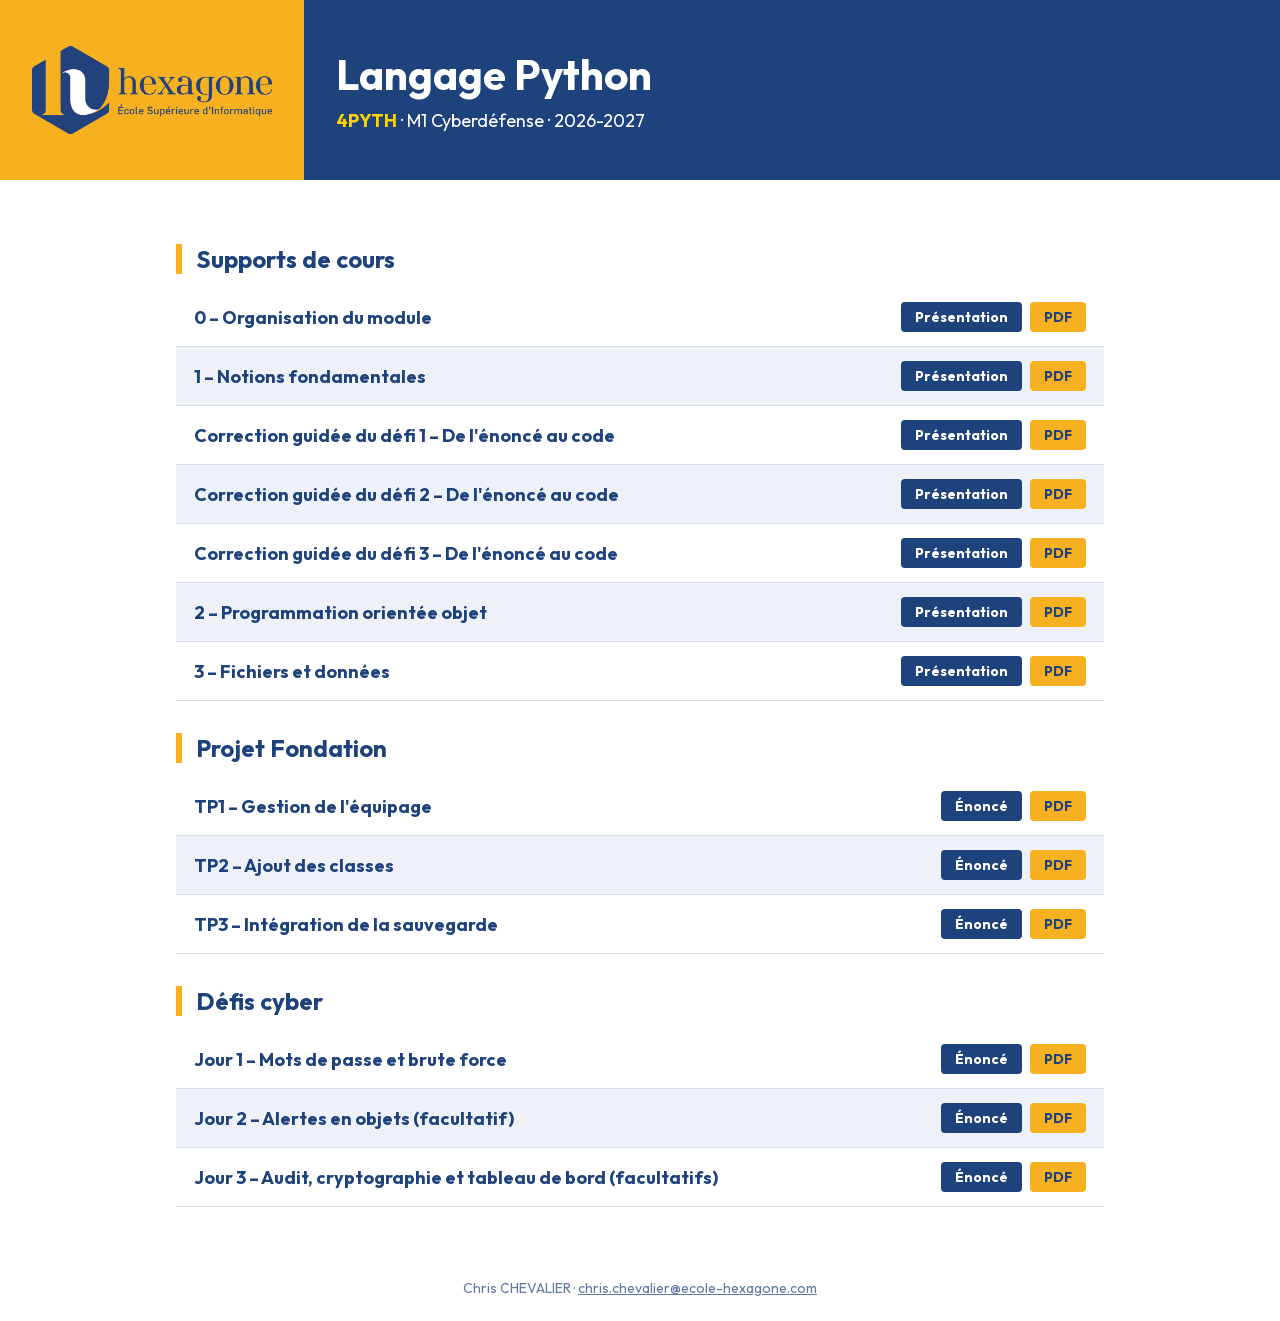
<file: index.html>
<!doctype html>
<html lang="fr">
<head>
  <meta charset="utf-8">
  <meta name="viewport" content="width=device-width, initial-scale=1">
  <title>4PYTH – Langage Python</title>
  <link rel="stylesheet" href="assets/fonts/outfit.css">
  <style>
    :root { --marine: #1E427C; --ambre: #F7B120; --jaune: #FFD301; --gris-clair: #EEF2F8; }
    * { box-sizing: border-box; }
    body { margin: 0; font-family: "Outfit", Arial, "Helvetica Neue", Helvetica, sans-serif; color: var(--marine); background: #fff; }
    header { background: var(--marine); color: #fff; display: flex; align-items: stretch; min-height: 180px; }
    header .panneau { background: var(--ambre); display: flex; align-items: center; justify-content: center; padding: 24px 32px; flex: 0 0 auto; }
    header .panneau img { width: 240px; max-width: 60vw; display: block; }
    header .titre { padding: 28px 32px; display: flex; flex-direction: column; justify-content: center; }
    header h1 { margin: 0 0 8px; font-size: clamp(28px, 5vw, 42px); }
    header p { margin: 0; font-size: 18px; }
    header .code { color: var(--jaune); font-weight: 700; }
    main { max-width: 960px; margin: 0 auto; padding: 32px 16px 48px; }
    h2 { font-size: 24px; margin: 32px 0 14px; padding-left: 14px; border-left: 6px solid var(--ambre); }
    ul { list-style: none; margin: 0; padding: 0; }
    li { display: flex; flex-wrap: wrap; align-items: center; justify-content: space-between; gap: 10px;
         padding: 14px 18px; border-bottom: 1px solid #D5DDEA; }
    li:nth-child(even) { background: var(--gris-clair); }
    li .nom { font-weight: 700; font-size: 18px; }
    li .liens a { display: inline-block; margin-left: 8px; padding: 6px 14px; border-radius: 4px; font-weight: 700;
                  font-size: 14px; text-decoration: none; background: var(--marine); color: #fff; }
    li .liens a.pdf { background: var(--ambre); color: var(--marine); }
    li.a-venir .nom { opacity: .5; }
    li.a-venir .liens { font-size: 14px; opacity: .6; }
    footer { text-align: center; font-size: 14px; opacity: .7; padding: 24px 16px; }
    @media (max-width: 640px) { header { flex-direction: column; } li .liens a { margin: 0 8px 0 0; } }
  </style>
</head>
<body>
  <header>
    <div class="panneau"><img src="assets/charte/logo-hexagone.png" alt="École Hexagone"></div>
    <div class="titre">
      <h1>Langage Python</h1>
      <p><span class="code">4PYTH</span> · M1 Cyberdéfense · 2026-2027</p>
    </div>
  </header>
  <main>
    <h2>Supports de cours</h2>
    <ul>
      <li>
        <span class="nom">0 – Organisation du module</span>
        <span class="liens"><a href="cours/0-organisation-du-module.html">Présentation</a><a class="pdf" href="pdf/0-organisation-du-module.pdf">PDF</a></span>
      </li>
      <li>
        <span class="nom">1 – Notions fondamentales</span>
        <span class="liens"><a href="cours/1-notions-fondamentales.html">Présentation</a><a class="pdf" href="pdf/1-notions-fondamentales.pdf">PDF</a></span>
      </li>
      <li>
        <span class="nom">Correction guidée du défi 1 – De l'énoncé au code</span>
        <span class="liens"><a href="cours/correction-defi-1.html">Présentation</a><a class="pdf" href="pdf/correction-defi-1.pdf">PDF</a></span>
      </li>
      <li>
        <span class="nom">Correction guidée du défi 2 – De l'énoncé au code</span>
        <span class="liens"><a href="cours/correction-defi-2.html">Présentation</a><a class="pdf" href="pdf/correction-defi-2.pdf">PDF</a></span>
      </li>
      <li>
        <span class="nom">Correction guidée du défi 3 – De l'énoncé au code</span>
        <span class="liens"><a href="cours/correction-defi-3.html">Présentation</a><a class="pdf" href="pdf/correction-defi-3.pdf">PDF</a></span>
      </li>
      <li>
        <span class="nom">2 – Programmation orientée objet</span>
        <span class="liens"><a href="cours/2-programmation-orientee-objet.html">Présentation</a><a class="pdf" href="pdf/2-programmation-orientee-objet.pdf">PDF</a></span>
      </li>
      <li>
        <span class="nom">3 – Fichiers et données</span>
        <span class="liens"><a href="cours/3-fichiers-et-donnees.html">Présentation</a><a class="pdf" href="pdf/3-fichiers-et-donnees.pdf">PDF</a></span>
      </li>
    </ul>

    <h2>Projet Fondation</h2>
    <ul>
      <li>
        <span class="nom">TP1 – Gestion de l'équipage</span>
        <span class="liens"><a href="tp/tp1.html">Énoncé</a><a class="pdf" href="pdf/tp1.pdf">PDF</a></span>
      </li>
      <li>
        <span class="nom">TP2 – Ajout des classes</span>
        <span class="liens"><a href="tp/tp2.html">Énoncé</a><a class="pdf" href="pdf/tp2.pdf">PDF</a></span>
      </li>
      <li>
        <span class="nom">TP3 – Intégration de la sauvegarde</span>
        <span class="liens"><a href="tp/tp3.html">Énoncé</a><a class="pdf" href="pdf/tp3.pdf">PDF</a></span>
      </li>
    </ul>

    <h2>Défis cyber</h2>
    <ul>
      <li>
        <span class="nom">Jour 1 – Mots de passe et brute force</span>
        <span class="liens"><a href="defis/jour-1.html">Énoncé</a><a class="pdf" href="pdf/defis-jour-1.pdf">PDF</a></span>
      </li>
      <li>
        <span class="nom">Jour 2 – Alertes en objets (facultatif)</span>
        <span class="liens"><a href="defis/jour-2.html">Énoncé</a><a class="pdf" href="pdf/defis-jour-2.pdf">PDF</a></span>
      </li>
      <li>
        <span class="nom">Jour 3 – Audit, cryptographie et tableau de bord (facultatifs)</span>
        <span class="liens"><a href="defis/jour-3.html">Énoncé</a><a class="pdf" href="pdf/defis-jour-3.pdf">PDF</a></span>
      </li>
    </ul>
  </main>
  <footer>Chris CHEVALIER · <a href="mailto:chris.chevalier@ecole-hexagone.com" style="color: inherit;">chris.chevalier@ecole-hexagone.com</a></footer>
</body>
</html>
</file>
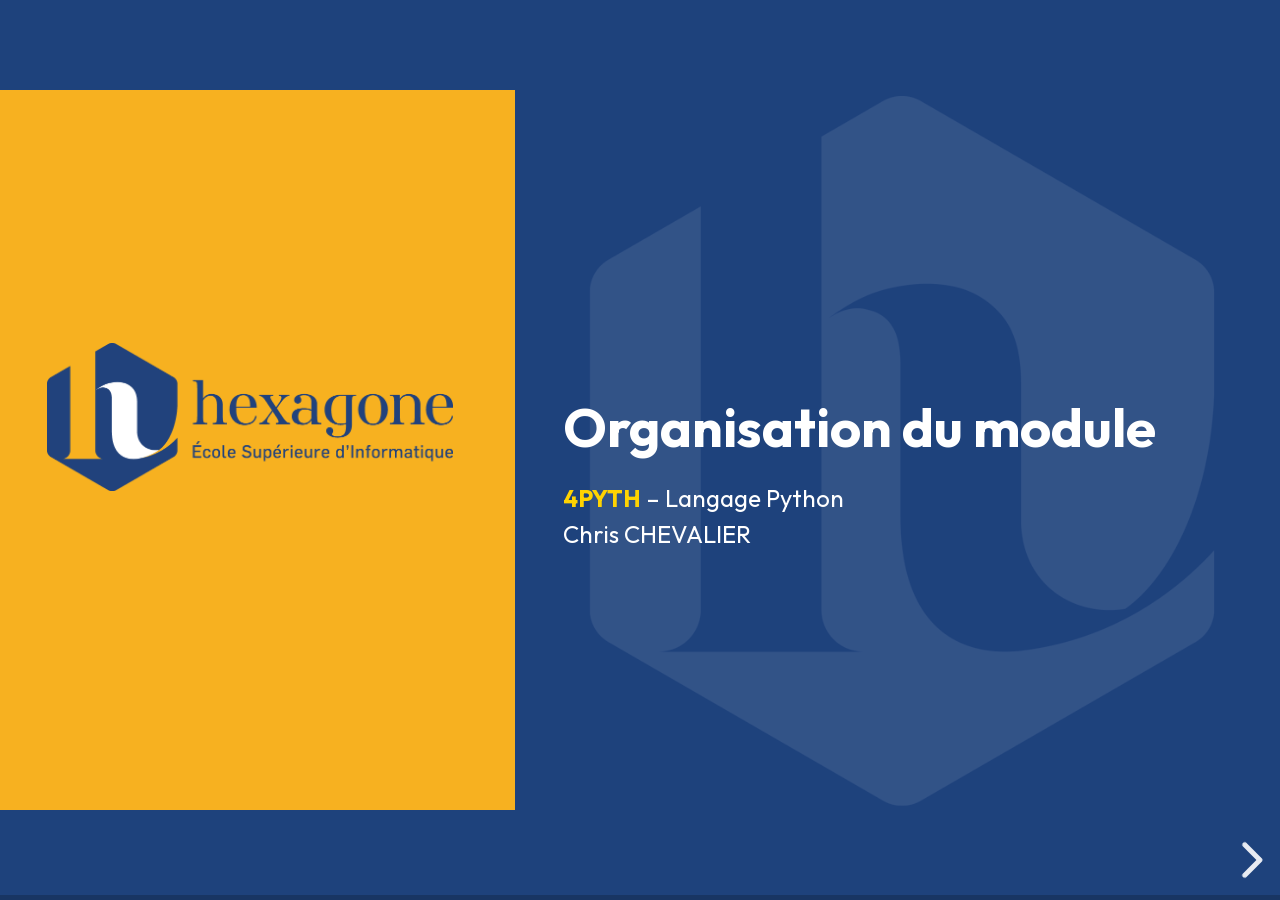
<file: cours/0-organisation-du-module.html>
<!doctype html>
<html lang="fr">
<head>
  <meta charset="utf-8">
  <meta name="viewport" content="width=device-width, initial-scale=1">
  <title>Organisation du module – 4PYTH</title>
  <link rel="stylesheet" href="../assets/vendor/reveal/dist/reset.css">
  <link rel="stylesheet" href="../assets/vendor/reveal/dist/reveal.css">
  <link rel="stylesheet" href="../assets/css/hexagone.css">
</head>
<body data-pied="4PYTH – Langage Python · Organisation du module">
<div class="reveal">
<div class="slides">

  <!-- ================================================================== -->
  <section data-layout="titre">
    <h1>Organisation du module</h1>
    <div class="sous-titre">
      <span class="code-module">4PYTH</span> – Langage Python<br>
      Chris CHEVALIER
    </div>
    <aside class="notes">
      Accueil, tour de table rapide : qui a déjà programmé ? En quel langage ? Qui vient de la 1re année ?
    </aside>
  </section>

  <!-- ================================================================== -->
  <section data-layout="sommaire">
    <h1>Sommaire</h1>
    <ol>
      <li>Le module</li>
      <li>Le déroulé</li>
      <li>Modalités d'évaluation</li>
    </ol>
  </section>

  <!-- ================================================================== -->
  <section data-layout="section">
    <div class="numero">#1</div>
    <h2>Le module</h2>
    <div class="sous-titre">Organisation du module</div>
  </section>

  <!-- ================================================================== -->
  <section>
    <h2>Pourquoi Python en cyberdéfense ?</h2>
    <div class="corps">
      <div class="colonnes">
        <div>
          <p><strong>Vous le retrouverez dans vos prochains modules :</strong></p>
          <ul class="dense">
            <li><span class="etiquette">4CRYP</span> Cryptologie</li>
            <li><span class="etiquette">4FSIC</span> Forensic</li>
            <li><span class="etiquette">4TECH</span> Audit technique</li>
            <li><span class="etiquette">5REVE</span> Reverse engineering</li>
            <li><span class="etiquette">5XSOC</span> SOC &amp; <span class="etiquette">5IAAT</span> IA</li>
          </ul>
        </div>
        <div>
          <p><strong>Des outils de référence écrits en Python :</strong></p>
          <ul class="dense">
            <li><a href="https://volatilityfoundation.org/" target="_blank"><strong>Volatility</strong></a> – analyser la mémoire vive</li>
            <li><a href="https://github.com/fortra/impacket" target="_blank"><strong>Impacket</strong></a> – dialoguer avec les services Windows</li>
            <li><a href="https://sqlmap.org/" target="_blank"><strong>sqlmap</strong></a> – tester les injections SQL</li>
            <li><a href="https://scapy.net/" target="_blank"><strong>Scapy</strong></a> – fabriquer des paquets réseau</li>
            <li><a href="https://github.com/Gallopsled/pwntools" target="_blank"><strong>pwntools</strong></a> – écrire des exploits (CTF)</li>
          </ul>
        </div>
      </div>
      <div class="encadre" style="margin-top: 14px;">
        Savoir <strong>lire</strong>, <strong>adapter</strong> et <strong>écrire</strong> un script Python est un réflexe de base de l'analyste, de l'auditeur et du pentesteur.
      </div>
    </div>
    <aside class="notes">
      Motiver les débutants : ce module n'est pas une fin en soi, c'est un outil qui servira dans toute la formation.
      Inutile de connaître ces outils : ils montrent seulement que Python est partout en cybersécurité.
      Volatility analyse la mémoire vive (forensic). Impacket parle les protocoles Windows (SMB, Kerberos…) lors d'un audit d'Active Directory.
      sqlmap automatise la recherche d'injections SQL. Scapy forge des paquets réseau sur mesure. pwntools facilite l'écriture d'exploits dans les CTF.
      Demander si certains ont déjà utilisé l'un de ces outils.
    </aside>
  </section>

  <!-- ================================================================== -->
  <section>
    <h2>Objectifs du module</h2>
    <div class="corps">
      <p>À l'issue du module, vous serez capables de :</p>
      <ul>
        <li><strong>Écrire un programme Python structuré</strong> : types, conditions, boucles, fonctions, gestion des erreurs</li>
        <li><strong>Modéliser un problème en objets</strong> : classes, héritage, composition</li>
        <li><strong>Lire, écrire et sauvegarder des données</strong> : fichiers texte, JSON</li>
        <li><strong>Utiliser Python comme outil de cybersécurité</strong> : contrôle des mots de passe, aléa sécurisé, analyse de journaux, validation des données</li>
      </ul>
    </div>
  </section>

  <!-- ================================================================== -->
  <section>
    <h2>Programme</h2>
    <div class="corps">
      <div class="colonnes c3">
        <div class="carte">
          <h3>Cours 1 – Fondamentaux</h3>
          Variables et types, conditions, boucles, listes et dictionnaires, fonctions, exceptions, modules
        </div>
        <div class="carte">
          <h3>Cours 2 – Objets</h3>
          Classes et objets, encapsulation, héritage, polymorphisme, composition
        </div>
        <div class="carte">
          <h3>Cours 3 – Données</h3>
          Fichiers texte, dates, erreurs de fichier, JSON, sauvegarde d'objets
        </div>
      </div>
      <div class="colonnes" style="margin-top: 26px;">
        <div class="carte ambre">
          <h3>Défis cyber</h3>
          Exercices courts l'après-midi, à faire <strong>sans IA</strong> : mots de passe, journaux, comptes… Seuls les défis du 7 octobre sont notés.
        </div>
        <div class="carte pleine">
          <h3>Projet fil rouge « Fondation »</h3>
          3 TP qui s'enchaînent : un programme complet, construit étape par étape, jusqu'à sa sauvegarde
        </div>
      </div>
    </div>
  </section>

  <!-- ================================================================== -->
  <section data-layout="section">
    <div class="numero">#2</div>
    <h2>Le déroulé</h2>
    <div class="sous-titre">Organisation du module</div>
  </section>

  <!-- ================================================================== -->
  <section>
    <h2>Calendrier</h2>
    <div class="corps">
      <div class="frise">
        <div class="etape">
          <div class="date">Mer. 7 octobre</div>
          <ul>
            <li>Cours 1</li>
            <li>Défis 1 à 3</li>
            <li>Kahoot</li>
          </ul>
        </div>
        <div class="etape">
          <div class="date">Ven. 9 octobre</div>
          <ul>
            <li>Correction guidée du défi 1</li>
            <li>Cours 2 et 3</li>
            <li>TP1 – Gestion de l'équipage</li>
            <li>Invitation GitHub <strong>au plus tard ce jour</strong></li>
          </ul>
        </div>
        <div class="etape marine">
          <div class="date">10 oct. → 4 nov.</div>
          <ul>
            <li>TP1, TP2 puis TP3 à votre rythme</li>
            <li>En séance ou chez vous</li>
            <li>Commits réguliers</li>
          </ul>
        </div>
        <div class="etape">
          <div class="date">Jeu. 5 novembre</div>
          <ul>
            <li>Fin du TP3</li>
            <li>Kahoot de révision</li>
            <li>Soutenances individuelles tout au long de la journée</li>
            <li>16h30 : rendu du projet puis examen écrit</li>
          </ul>
        </div>
      </div>
      <div class="encadre" style="margin-top: 26px;">
        Le 5 novembre, il n'y a <strong>aucune notion nouvelle</strong>. On applique uniquement ce qui a été vu les 7 et 9 octobre.
      </div>
    </div>
  </section>

  <!-- ================================================================== -->
  <section>
    <h2>Ce qui change à partir du 9 octobre</h2>
    <div class="corps">
      <ul>
        <li><strong>Projet Fondation</strong> : le TP1 démarre le 9 octobre. Vous avancez ensuite à votre rythme, en séance ou chez vous. Le projet complet est à rendre au plus tard le <strong>jeudi 5 novembre à 16h30</strong></li>
        <li><strong>Défis</strong> : ceux des jours 2 et 3 deviennent <strong>facultatifs</strong> et non notés. Votre priorité est le projet Fondation</li>
        <li><strong>Note des défis</strong> (10 %) : moyenne des défis du <strong>jour 1</strong> uniquement</li>
      </ul>
      <div class="encadre marine" style="margin-top: 18px;">
        Les autres modalités ne changent pas : examen écrit (50 %), soutenance (25 %), code du projet (15 %), défis (10 %).
      </div>
    </div>
    <aside class="notes">
      Annoncer ces ajustements en début de journée, après la correction guidée du défi 1. Rappeler que la soutenance vérifie la compréhension du code :
      un code produit par l'IA et non compris ne rapporte rien.
    </aside>
  </section>

  <!-- ================================================================== -->
  <section>
    <h2>Une journée type</h2>
    <div class="corps">
      <table>
        <tr><th style="width: 190px;">Horaire</th><th>Déroulé</th></tr>
        <tr><td>9h00 – 13h00</td><td>Cours : toute la théorie de la journée, ponctuée de quiz oraux</td></tr>
        <tr><td>13h00 – 14h00</td><td>Pause déjeuner</td></tr>
        <tr><td>14h00 – 16h45</td><td>Pratique : défis cyber puis TP du projet Fondation, avec un accompagnement individuel</td></tr>
        <tr><td>16h45 – 17h00</td><td>Kahoot : 10 questions pour ancrer la journée</td></tr>
      </table>
      <div class="encadre marine" style="margin-top: 22px;">
        Des pauses courtes sont prévues le matin et l'après-midi. Levez la main dès que vous êtes bloqués. <strong>Rester bloqué 20 minutes, c'est 20 minutes perdues</strong>.
      </div>
    </div>
  </section>

  <!-- ================================================================== -->
  <section>
    <h2>Votre environnement de travail</h2>
    <div class="corps">
      <ul style="margin-bottom: 18px;">
        <li><a href="https://www.python.org/downloads/" target="_blank"><strong>Python 3.12 ou plus récent</strong></a> · <a href="https://code.visualstudio.com/" target="_blank"><strong>VS Code</strong></a> et son <a href="https://marketplace.visualstudio.com/items?itemName=ms-python.python" target="_blank">extension Python</a> · <a href="https://git-scm.com/downloads" target="_blank"><strong>Git</strong></a> et un compte <a href="https://github.com/signup" target="_blank"><strong>GitHub</strong></a></li>
      </ul>
      <div class="encadre marine">
        Pendant la première heure, nous installons et vérifions ensemble ces outils sur chaque machine.
        Sous Windows, cochez « Add python.exe to PATH » pendant l'installation de Python.
      </div>
    </div>
    <aside class="notes">
      Première heure du 7 octobre : vérifier que tout le monde a un terminal fonctionnel avec Python et Git.
      Faire aider les débutants par ceux qui ont déjà programmé.
    </aside>
  </section>

  <!-- ================================================================== -->
  <section data-layout="section">
    <div class="numero">#3</div>
    <h2>Modalités d'évaluation</h2>
    <div class="sous-titre">Organisation du module</div>
  </section>

  <!-- ================================================================== -->
  <section>
    <h2>Modalités d'évaluation</h2>
    <div class="corps">
      <table>
        <tr><th>Épreuve</th><th>Conditions</th><th class="num">Poids</th></tr>
        <tr><td><strong>Examen écrit</strong> <span class="etiquette ambre">Théorie</span></td><td>Sur table, sans documentation ni IA</td><td class="num"><strong>50 %</strong></td></tr>
        <tr><td><strong>Soutenance individuelle</strong> <span class="etiquette">Pratique</span></td><td>Démonstration, explication et modification du code en direct</td><td class="num"><strong>25 %</strong></td></tr>
        <tr><td><strong>Projet Fondation</strong> <span class="etiquette">Pratique</span></td><td>Code rendu sur GitHub, selon la grille d'évaluation</td><td class="num"><strong>15 %</strong></td></tr>
        <tr><td><strong>Défis en séance</strong> <span class="etiquette">Pratique</span></td><td>Défis du jour 1 : non fait (0), partiel (1) ou réussi (2) pour chacun</td><td class="num"><strong>10 %</strong></td></tr>
      </table>
      <div class="encadre" style="margin-top: 22px;">
        <strong>75 % de la note</strong> (examen et soutenance) porte sur ce que vous démontrez vous-mêmes, en direct.
      </div>
    </div>
    <aside class="notes">
      Justifier la pondération : à l'heure de l'IA générative, un code rendu ne prouve pas qu'on sait programmer.
      La note mesure donc surtout ce qui est démontré en personne.
    </aside>
  </section>

  <!-- ================================================================== -->
  <section>
    <h2>Rendu du projet sur GitHub</h2>
    <div class="corps">
      <ul>
        <li>Un dépôt <strong>privé</strong> nommé <code>4pyth-fondation-nom-prenom</code></li>
        <li>Invitez <strong>Chris-CHEVALIER</strong> comme collaborateur <strong>au plus tard le vendredi 9 octobre</strong></li>
        <li><strong>Des commits réguliers</strong> : au moins un par séance de travail. Un dépôt poussé en une seule fois la veille sera questionné en soutenance</li>
        <li>Un <code>README.md</code> contenant :
          <ul>
            <li>le mode d'emploi du programme ;</li>
            <li>les bonus réalisés ;</li>
            <li>la déclaration d'usage de l'IA.</li>
          </ul>
        </li>
      </ul>
      <div class="encadre marine" style="margin-top: 14px;">
        Rendu du projet complet <strong>au plus tard le jeudi 5 novembre à 16h30</strong>.
      </div>
    </div>
  </section>

  <!-- ================================================================== -->
  <section>
    <h2>Soutenance et examen écrit</h2>
    <div class="corps">
      <div class="colonnes">
        <div class="carte">
          <h3>Soutenance · 10 min · le 5 novembre</h3>
          <ul>
            <li><strong>3 min</strong> : démonstration de votre programme</li>
            <li><strong>7 min</strong> : explication d'une partie du code que je choisis, puis une petite modification en direct, <strong>sans IA</strong></li>
          </ul>
        </div>
        <div class="carte">
          <h3>Examen écrit · 30 min · le 5 novembre</h3>
          <ul>
            <li><strong>10 questions ouvertes</strong> sur l'ensemble des cours</li>
            <li>Plusieurs questions portent sur des <strong>extraits de code</strong> à lire ou à corriger</li>
            <li>Sans documentation ni IA</li>
          </ul>
        </div>
      </div>
    </div>
  </section>

  <!-- ================================================================== -->
  <section>
    <h2>L'IA générative : autorisée, à une condition</h2>
    <div class="corps">
      <div class="colonnes">
        <div>
          <ul>
            <li>ChatGPT, Claude, Copilot… sont <strong>autorisés</strong> pour le projet</li>
            <li>Vous devez <strong>comprendre votre code de bout en bout</strong>. Chaque ligne rendue doit pouvoir être expliquée</li>
            <li>Déclarez votre usage dans le README : quels outils, pour quoi faire</li>
          </ul>
        </div>
        <div>
          <ul>
            <li>La soutenance vérifie cette compréhension. <strong>Une fonctionnalité non expliquée n'est pas comptée</strong></li>
            <li>Examen et soutenance se font <strong>sans IA</strong></li>
            <li>Le plagiat entre étudiants est sanctionné. L'entraide est encouragée. Expliquer, oui ; donner son code, non</li>
          </ul>
        </div>
      </div>
      <div class="encadre" style="margin-top: 8px;">
        Conseil : utilisez l'IA comme un <strong>tuteur</strong> (expliquer une erreur, relire votre code), pas comme un <strong>auteur</strong>.
      </div>
    </div>
  </section>

  <!-- ================================================================== -->
  <section data-layout="titre">
    <h1>Des questions ?</h1>
    <div class="sous-titre">
      Chris CHEVALIER<br>
      chris.chevalier@ecole-hexagone.com
    </div>
  </section>

</div>
</div>

<script src="../assets/vendor/reveal/dist/reveal.js"></script>
<script src="../assets/vendor/reveal/plugin/highlight/highlight.js"></script>
<script src="../assets/vendor/reveal/plugin/notes/notes.js"></script>
<script src="../assets/js/hexagone.js"></script>
</body>
</html>
</file>
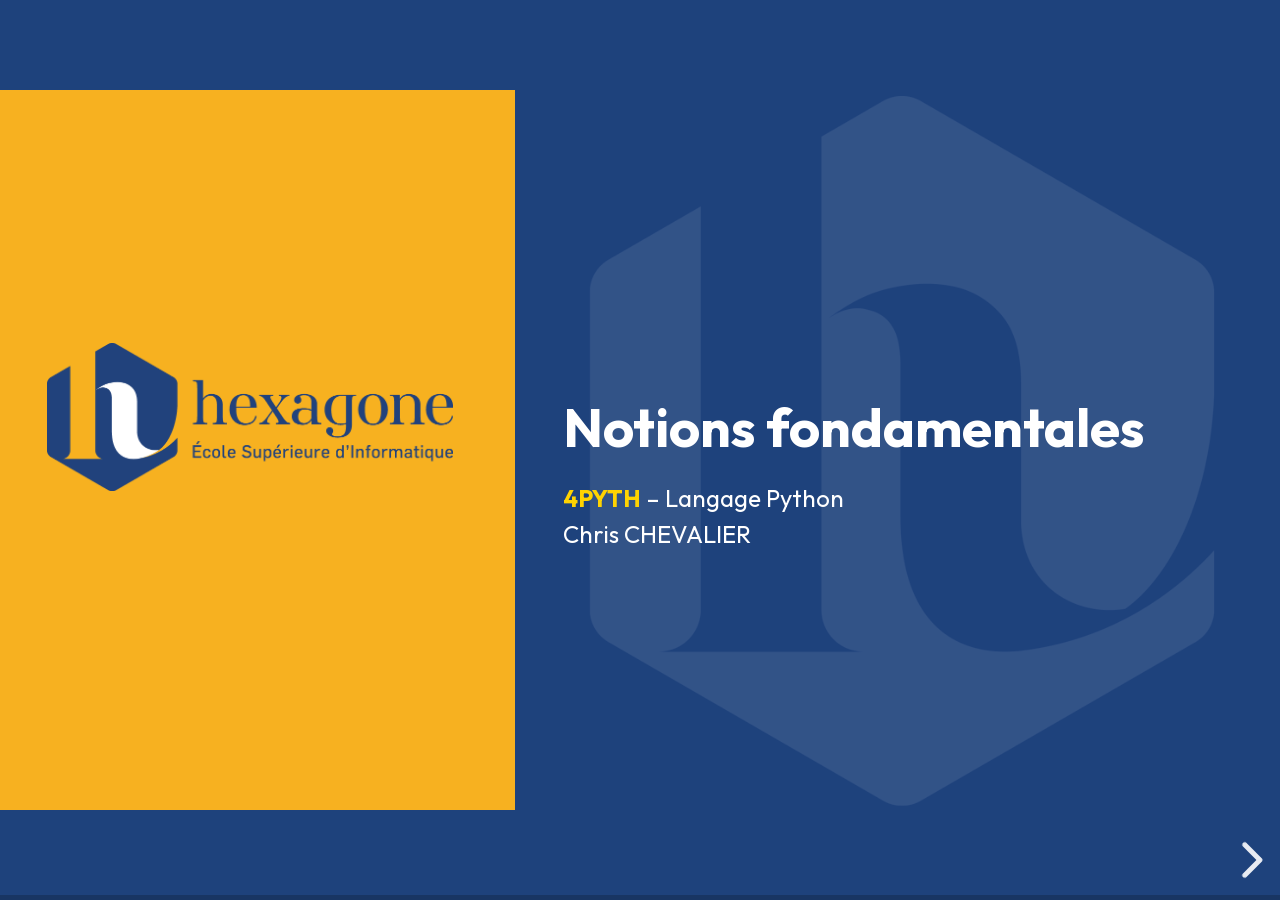
<file: cours/1-notions-fondamentales.html>
<!doctype html>
<html lang="fr">
<head>
  <meta charset="utf-8">
  <meta name="viewport" content="width=device-width, initial-scale=1">
  <title>Notions fondamentales – 4PYTH</title>
  <link rel="stylesheet" href="../assets/vendor/reveal/dist/reset.css">
  <link rel="stylesheet" href="../assets/vendor/reveal/dist/reveal.css">
  <link rel="stylesheet" href="../assets/css/hexagone.css">
</head>
<body data-pied="4PYTH – Langage Python · Notions fondamentales">
<div class="reveal">
<div class="slides">

  <!-- ================================================================== -->
  <section data-layout="titre">
    <h1>Notions fondamentales</h1>
    <div class="sous-titre">
      <span class="code-module">4PYTH</span> – Langage Python<br>
      Chris CHEVALIER
    </div>
  </section>

  <section data-layout="sommaire">
    <h1>Sommaire</h1>
    <ol>
      <li>Mettre en place son environnement</li>
      <li>Variables et types</li>
      <li>Opérateurs et conditions</li>
      <li>Structures de données</li>
      <li>Boucles</li>
      <li>Fonctions et modules</li>
      <li>Erreurs et exceptions</li>
    </ol>
    <aside class="notes">
      Toute la théorie ce matin, toute la pratique cet après-midi (défis puis TP1).
    </aside>
  </section>

  <!-- ================================================================== -->
  <!-- #1 ENVIRONNEMENT                                                   -->
  <!-- ================================================================== -->
  <section data-layout="section">
    <div class="numero">#1</div>
    <h2>Mettre en place son environnement</h2>
    <div class="sous-titre">Notions fondamentales</div>
  </section>

  <section>
    <h2>Python en quelques mots</h2>
    <div class="corps">
      <div class="colonnes">
        <div class="dense">
          <ul>
            <li><strong>Interprété</strong> : pas de compilation, on exécute directement le code</li>
            <li><strong>Multiplateforme</strong> : Windows, macOS, Linux</li>
            <li><strong>Lisible</strong> : l'indentation fait partie de la syntaxe</li>
            <li><strong>Riche</strong> : une bibliothèque standard fournie et des centaines de milliers de paquets sur <a href="https://pypi.org/" target="_blank">PyPI</a></li>
          </ul>
          <p class="petit muet">Créé par Guido van Rossum (première version en 1991), son nom est un clin d'œil aux Monty Python.</p>
        </div>
        <div>
          <div class="encadre">
            <p><strong>Python 2 ou Python 3 ?</strong></p>
            <p>Python 2 n'est plus maintenu depuis le 1<sup>er</sup> janvier 2020. Pourtant, beaucoup de vieux scripts sont encore écrits en Python 2. Il faut savoir les reconnaître et les adapter.</p>
          </div>
          <pre data-titre="Reconnaître la version"><code class="language-python" data-trim>
print "pwned"    # Python 2
print("pwned")   # Python 3
</code></pre>
        </div>
      </div>
    </div>
    <aside class="notes">
      Nous utilisons exclusivement Python 3. Le cas Python 2 reviendra en audit technique et en reverse.
    </aside>
  </section>

  <section>
    <h2>Installer Python</h2>
    <div class="corps">
      <p>Installez <a href="https://www.python.org/downloads/" target="_blank"><strong>Python 3.12 au minimum, idéalement la dernière version stable</strong></a>.</p>
      <div class="colonnes c3 dense">
        <div class="carte">
          <h3>Windows</h3>
          <ul>
            <li>Installateur de python.org</li>
            <li>Cochez <strong>« Add python.exe to PATH »</strong></li>
            <li>Vérifiez : <code>py --version</code></li>
            <li>⚠ Si <code>python</code> ouvre le Microsoft Store : Paramètres → Applications → <em>Alias d'exécution d'applications</em> → désactivez <code>python.exe</code></li>
          </ul>
        </div>
        <div class="carte">
          <h3>macOS</h3>
          <ul>
            <li>Installateur de python.org ou <code>brew install python</code></li>
            <li>Vérifiez : <code>python3 --version</code></li>
            <li>⚠ Le <code>python3</code> fourni avec les outils Xcode est <strong>trop ancien</strong> (3.9). Vérifiez toujours la version</li>
          </ul>
        </div>
        <div class="carte">
          <h3>Linux</h3>
          <ul>
            <li><code>sudo apt install python3 python3-venv python3-pip</code></li>
            <li>Vérifiez : <code>python3 --version</code></li>
            <li>⚠ Sous Debian et Ubuntu, <code>venv</code> est un <strong>paquet séparé</strong></li>
            <li>Kali : Python 3 est déjà installé</li>
          </ul>
        </div>
      </div>
    </div>
    <aside class="notes">
      Première heure : je fais le tour des postes. Ceux qui ont déjà programmé aident leurs voisins.
      Sous Windows, le lanceur py est installé avec Python ; python fonctionne aussi une fois le PATH configuré.
    </aside>
  </section>

  <section>
    <h2>Exécuter du code Python</h2>
    <div class="corps">
      <div class="colonnes">
        <div>
          <p><strong>Mode interactif</strong> : pour tester une ligne</p>
          <pre data-titre="Terminal"><code class="language-plaintext" data-trim>
$ python3          (py sous Windows)
&gt;&gt;&gt; 2 ** 10
1024
&gt;&gt;&gt; exit()
          </code></pre>
        </div>
        <div>
          <p><strong>Script</strong> : un fichier <code>.py</code>, exécuté de haut en bas</p>
          <pre data-titre="Terminal"><code class="language-plaintext" data-trim>
$ python3 scan.py    # macOS / Linux
&gt; py scan.py         # Windows
          </code></pre>
        </div>
      </div>
      <div class="encadre marine">
        <strong>Dans VS Code</strong> : installez l'<a href="https://marketplace.visualstudio.com/items?itemName=ms-python.python" target="_blank">extension Python</a>, puis <code>Ctrl+Maj+P</code> → <em>Python: Select Interpreter</em> → choisissez celui du dossier <code>.venv</code>. Exécutez avec le bouton ▶ ou dans le terminal intégré.
      </div>
    </div>
  </section>

  <section>
    <h2>Pourquoi un environnement virtuel ?</h2>
    <div class="corps">
      <div class="colonnes">
        <div class="dense">
          <ul>
            <li>Sans venv, tous les paquets s'installent <strong>au même endroit</strong>. Deux projets qui exigent deux versions d'une même bibliothèque entrent en conflit</li>
            <li>Un venv (<em>virtual environment</em>, environnement virtuel) est un dossier <code>.venv</code> <strong>propre au projet</strong>, avec son Python et ses paquets</li>
            <li><strong>Aucun droit administrateur</strong> nécessaire</li>
            <li><strong>Reproductible</strong> : la liste des paquets tient dans un fichier</li>
          </ul>
        </div>
        <div>
          <div class="encadre marine">
            <p><strong>Côté cyber</strong></p>
            <p>Chaque outil de sécurité s'installe dans son propre venv. Il n'y a pas de conflit entre outils et vous savez exactement ce qui est installé sur votre machine.</p>
          </div>
          <div class="encadre" style="margin-top: 16px;">
            <p><strong>Attention au typosquatting</strong></p>
            <p>Des paquets malveillants imitent des noms connus à une lettre près (<code>reqeusts</code> au lieu de <code>requests</code>). Vérifiez toujours le nom exact sur <a href="https://pypi.org/" target="_blank">PyPI</a> avant d'installer.</p>
          </div>
        </div>
      </div>
    </div>
    <aside class="notes">
      Le typosquatting est une attaque réelle de la chaîne d'approvisionnement : on en reparlera en DevSecOps.
    </aside>
  </section>

  <section>
    <h2>Créer et activer un venv</h2>
    <div class="corps">
      <div class="colonnes">
        <pre data-titre="Windows (PowerShell)"><code class="language-powershell" data-trim>
cd mon-projet
py -m venv .venv
.venv\Scripts\Activate.ps1
        </code></pre>
        <pre data-titre="macOS / Linux"><code class="language-bash" data-trim>
cd mon-projet
python3 -m venv .venv
source .venv/bin/activate
        </code></pre>
      </div>
      <ul class="dense">
        <li><code>python -m venv .venv</code> <strong>crée</strong> le venv, une seule fois par projet</li>
        <li><code>activate</code> <strong>active</strong> le venv dans le terminal ouvert. Les commandes <code>python</code> et <code>pip</code> utilisent désormais le Python et les paquets du venv plutôt que ceux de l'ordinateur</li>
        <li>L'invite affiche <code>(.venv)</code>. C'est le signe que le venv est actif</li>
      </ul>
      <div class="encadre">
        <strong>PowerShell refuse l'activation</strong> (« l'exécution de scripts est désactivée sur ce système ») ? Une seule fois :
        <code>Set-ExecutionPolicy -Scope CurrentUser RemoteSigned</code>
      </div>
    </div>
  </section>

  <section>
    <h2>Installer des paquets avec pip</h2>
    <div class="corps">
      <div class="colonnes code-texte">
        <pre data-titre="Terminal (venv activé)" class="compact"><code class="language-bash" data-trim>
pip install requests        # installer un paquet
pip list                    # paquets installés
pip freeze &gt; requirements.txt
pip install -r requirements.txt
deactivate                  # désactiver le venv
        </code></pre>
        <pre data-titre=".gitignore"><code class="language-plaintext" data-trim>
.venv/
__pycache__/
        </code></pre>
      </div>
      <ul class="dense">
        <li><strong>Activez toujours le venv avant <code>pip install</code></strong>, sinon le paquet s'installe sur tout l'ordinateur. L'activation vaut pour un terminal. À chaque nouveau terminal, on réactive. <code>deactivate</code> revient au Python de l'ordinateur</li>
        <li><code>requirements.txt</code> liste les paquets et leurs versions. <strong>On le versionne</strong> dans Git</li>
        <li><code>.venv</code> se recrée en une commande et <code>__pycache__</code> contient le code déjà compilé que Python garde pour démarrer plus vite. <strong>On ne versionne ni l'un ni l'autre</strong></li>
      </ul>
    </div>
  </section>

  <!-- ================================================================== -->
  <!-- #2 VARIABLES ET TYPES                                              -->
  <!-- ================================================================== -->
  <section data-layout="section">
    <div class="numero">#2</div>
    <h2>Variables et types</h2>
    <div class="sous-titre">Notions fondamentales</div>
  </section>

  <section>
    <h2>Les variables</h2>
    <div class="corps">
      <div class="colonnes code-texte">
        <div>
          <p>Une variable est une <strong>boîte étiquetée</strong>. Le nom est l'étiquette, la valeur est le contenu. On la crée avec <strong>l'opérateur d'affectation</strong> <code>=</code>.</p>
          <pre data-titre="variables.py"><code class="language-python" data-trim>
username = "Chris"
failed_attempts = 0
MAX_ATTEMPTS = 3        # constante : majuscules

failed_attempts = failed_attempts + 1
print(username, failed_attempts)   # Chris 1
</code></pre>
        </div>
        <div class="dense">
          <p><strong>Règles de nommage</strong> (<a href="https://peps.python.org/pep-0008/" target="_blank">PEP 8</a>)</p>
          <ul>
            <li><strong>snake_case</strong> : <code>failed_attempts</code></li>
            <li>En anglais, sans accent, explicite : <code>failed_attempts</code> plutôt que <code>fa</code></li>
            <li>Sensible à la casse : <code>user</code> et <code>User</code> sont deux variables différentes</li>
            <li>Constantes en MAJUSCULES : <code>MAX_ATTEMPTS</code></li>
          </ul>
          <p class="petit muet">La <strong>PEP 8</strong> (<em>Python Enhancement Proposal</em> n° 8) est le guide officiel de style du code Python : nommage, indentation, longueur des lignes…</p>
        </div>
      </div>
    </div>
  </section>

  <section>
    <h2>Les types de base</h2>
    <div class="corps">
      <div class="colonnes code-texte">
        <pre data-titre="data_types.py"><code class="language-python" data-trim>
port = 443                # int
cvss_score = 9.8          # float
hostname = "srv-web-01"   # str
is_admin = False          # bool
last_login = None         # aucune valeur

print(type(port))         # &lt;class 'int'&gt;
print(type(cvss_score))   # &lt;class 'float'&gt;
print(type(last_login))   # &lt;class 'NoneType'&gt;
        </code></pre>
        <table>
          <tr><th>Type</th><th>Contenu</th></tr>
          <tr><td><code>int</code></td><td>entier</td></tr>
          <tr><td><code>float</code></td><td>nombre à virgule (écrit avec un point)</td></tr>
          <tr><td><code>str</code></td><td>chaîne de caractères, entre guillemets</td></tr>
          <tr><td><code>bool</code></td><td><code>True</code> ou <code>False</code></td></tr>
          <tr><td><code>None</code></td><td>absence de valeur</td></tr>
        </table>
      </div>
      <p class="petit muet"><strong>Typage dynamique</strong> : le type est porté par la valeur et déterminé à l'exécution, on ne le déclare pas ; <code>type()</code> permet de le vérifier.
        Le <a href="https://www.first.org/cvss/" target="_blank">score CVSS</a> note la gravité d'une vulnérabilité de 0 à 10.</p>
    </div>
  </section>

  <section>
    <h2>Conversions, saisie et affichage</h2>
    <div class="corps">
      <div class="colonnes code-texte">
        <pre data-titre="conversions.py"><code class="language-python" data-trim>
port = input("Port : ")     # on tape 8080
print(type(port))           # &lt;class 'str'&gt;

port = int(port)            # conversion en int
print(port + 1)             # 8081

score = float("7.5")        # 7.5
label = str(443)            # "443"
print("Port " + label)      # Port 443
</code></pre>
        <div>
          <div class="encadre">
            <strong><code>input()</code> renvoie toujours une chaîne de caractères</strong>, même si l'utilisateur tape un nombre. Pour calculer, il faut convertir avec <code>int()</code> ou <code>float()</code>.
          </div>
          <ul class="dense" style="margin-top: 16px;">
            <li><code>print()</code> affiche une ou plusieurs valeurs, séparées par des espaces</li>
            <li><strong>Concaténation</strong> : l'opérateur <code>+</code> colle deux chaînes de caractères bout à bout. Les deux côtés doivent être des chaînes. D'où le <code>str(443)</code></li>
          </ul>
        </div>
      </div>
    </div>
  </section>

  <section>
    <h2>Chaînes : indices et découpage</h2>
    <div class="corps">
      <table class="indices">
        <tr class="car"><td>1</td><td>9</td><td>2</td><td>.</td><td>1</td><td>6</td><td>8</td><td>.</td><td>1</td><td>.</td><td>4</td><td>2</td></tr>
        <tr><td>0</td><td>1</td><td>2</td><td>3</td><td>4</td><td>5</td><td>6</td><td>7</td><td>8</td><td>9</td><td>10</td><td>11</td></tr>
        <tr class="neg"><td>-12</td><td>-11</td><td>-10</td><td>-9</td><td>-8</td><td>-7</td><td>-6</td><td>-5</td><td>-4</td><td>-3</td><td>-2</td><td>-1</td></tr>
      </table>
      <div class="colonnes code-texte">
        <pre data-titre="indexes.py"><code class="language-python" data-trim>
ip = "192.168.1.42"

print(ip[0])       # 1
print(ip[-1])      # 2
print(ip[0:7])     # 192.168
print(ip[8:])      # 1.42
print(len(ip))     # 12
        </code></pre>
        <ul class="dense">
          <li>Le premier indice est <strong>0</strong> ; les indices négatifs partent de la fin</li>
          <li><code>s[début:fin]</code> : la <strong>fin est exclue</strong> ; début omis = depuis le début, fin omise = jusqu'au bout</li>
          <li>Une chaîne <strong>ne se modifie pas</strong>. <code>ip[0] = "2"</code> provoque une erreur</li>
        </ul>
      </div>
    </div>
  </section>

  <section>
    <h2>Méthodes de chaîne et f-strings</h2>
    <div class="corps">
      <div class="colonnes code-texte">
        <pre data-titre="auth_log.py" class="compact"><code class="language-python" data-trim>
line = "  Failed password for root from 10.0.0.5 "

line = line.strip()           # retire les espaces
words = line.split(" ")       # liste de mots
user, ip = words[3], words[-1]

print(line.startswith("Failed"))   # True
print(user.upper())                # ROOT
print(f"Échec pour {user} depuis {ip}")
print(f"CVSS : {9.8123:.1f}")      # CVSS : 9.8
</code></pre>
        <table class="dense" style="font-size: .72em;">
          <tr><th>Méthode</th><th>Rôle</th></tr>
          <tr><td><code>strip()</code></td><td>retire les espaces autour</td></tr>
          <tr><td><code>split(sep)</code></td><td>découpe en liste</td></tr>
          <tr><td><code>lower()</code></td><td>met en minuscules</td></tr>
          <tr><td><code>startswith(x)</code></td><td>commence par <code>x</code> ?</td></tr>
          <tr><td><code>replace(a,b)</code></td><td>remplace <code>a</code> par <code>b</code></td></tr>
          <tr><td><code>x in s</code></td><td><code>s</code> contient <code>x</code> ?</td></tr>
        </table>
      </div>
      <p class="petit">La <strong>f-string</strong> (<code>f"…{variable}…"</code>) est une <strong>concaténation moderne</strong>. Au lieu de coller des morceaux avec <code>+</code>,
        on insère les valeurs directement dans le texte. <code>"Échec pour " + user</code> devient <code>f"Échec pour {user}"</code>, sans conversion avec <code>str()</code>.</p>
    </div>
    <aside class="notes">
      Exemple tiré d'un vrai journal SSH (/var/log/auth.log). Le découpage de ligne resservira dans le défi 2.
    </aside>
  </section>

  <section>
    <h2>Qu'affiche ce programme ?</h2>
    <div class="corps">
      <div class="colonnes code-texte">
        <pre data-titre="quiz_1.py"><code class="language-python" data-trim>
user = "Admin"
ip = "10.0.0.5"
attempts = "3"

print(user.lower() + "@" + ip[-1])
print(attempts * 2)
print(int(attempts) * 2)
        </code></pre>
        <div>
          <div class="reponse fragment"><code>admin@5</code> : <code>+</code> concatène les chaînes, <code>ip[-1]</code> est le dernier caractère</div>
          <div class="reponse fragment"><code>33</code> : <code>attempts</code> est une chaîne, <code>* 2</code> la répète</div>
          <div class="reponse fragment"><code>6</code> : après conversion en entier, <code>* 2</code> multiplie</div>
        </div>
      </div>
    </div>
    <aside class="notes">
      Laisser 30 secondes, faire répondre à l'oral, puis révéler ligne par ligne.
      Réponses : admin@5 · 33 · 6. Le piège est la ligne 2 : une chaîne multipliée est répétée.
    </aside>
  </section>

  <!-- ================================================================== -->
  <!-- #3 OPÉRATEURS ET CONDITIONS                                        -->
  <!-- ================================================================== -->
  <section data-layout="section">
    <div class="numero">#3</div>
    <h2>Opérateurs et conditions</h2>
    <div class="sous-titre">Notions fondamentales</div>
  </section>

  <section>
    <h2>Les opérateurs</h2>
    <div class="corps">
      <div class="colonnes code-texte">
        <pre data-titre="operators.py"><code class="language-python" data-trim>
print(17 + 5, 17 - 5, 17 * 5)   # 22 12 85
print(17 / 5)    # 3.4   division
print(17 // 5)   # 3     division entière
print(17 % 5)    # 2     reste (modulo)
print(2 ** 10)   # 1024  puissance

port = 8080
print(port == 443, port != 443, port &gt; 1024)
# False True True
</code></pre>
        <div>
          <table class="dense">
            <tr><th>Comparaison</th><th>Signification</th></tr>
            <tr><td><code>==</code> / <code>!=</code></td><td>égal / différent</td></tr>
            <tr><td><code>&lt;</code> / <code>&lt;=</code></td><td>inférieur / ou égal</td></tr>
            <tr><td><code>&gt;</code> / <code>&gt;=</code></td><td>supérieur / ou égal</td></tr>
          </table>
          <div class="encadre" style="margin-top: 16px;">
            <strong><code>%</code> (modulo)</strong> donne le reste d'une division. Il permet de « faire le tour » d'un cycle (les heures d'une horloge, les lettres d'un alphabet). Il est très utilisé en cryptographie.
          </div>
        </div>
      </div>
      <p class="petit"><strong>Ne pas confondre</strong> : <code>=</code> affecte une valeur, <code>==</code> compare deux valeurs. L'opérateur <code>===</code> de JavaScript ou de PHP <strong>n'existe pas</strong> en Python.</p>
    </div>
  </section>

  <section>
    <h2><code>if</code>, <code>elif</code>, <code>else</code></h2>
    <div class="corps">
      <div class="colonnes code-texte">
        <pre data-titre="access_control.py"><code class="language-python" data-trim>
role = "analyst"
failed_attempts = 1

if failed_attempts &gt;= 3:
    print("Compte verrouillé")
elif role == "admin":
    print("Accès total")
elif role == "analyst":
    print("Accès en lecture")    # ← exécuté
else:
    print("Accès refusé")
        </code></pre>
        <ul class="dense">
          <li>Les conditions sont testées <strong>dans l'ordre</strong>. Seul le premier bloc dont la condition est vraie s'exécute</li>
          <li><code>elif</code> et <code>else</code> sont facultatifs</li>
          <li>Les deux-points <code>:</code> ouvrent un bloc ; <strong>l'indentation (4 espaces)</strong> délimite ce bloc</li>
          <li>Une erreur d'indentation change le sens du programme, voire l'empêche de s'exécuter</li>
        </ul>
      </div>
    </div>
  </section>

  <section>
    <h2><code>and</code>, <code>or</code>, <code>not</code>, <code>in</code></h2>
    <div class="corps">
      <div class="colonnes code-texte">
        <pre data-titre="login_check.py" class="compact"><code class="language-python" data-trim>
password_ok = True
mfa_ok = False
blocked_ips = ["10.0.0.5", "203.0.113.7"]
ip = "10.0.0.5"

if password_ok and mfa_ok:
    print("Connexion autorisée")
if not mfa_ok:
    print("Code MFA manquant")          # ← exécuté
if ip in blocked_ips or ip.startswith("192.0.2."):
    print(f"{ip} est bloquée")          # ← exécuté
        </code></pre>
        <table class="dense">
          <tr><th>Opérateur</th><th>Vrai si…</th></tr>
          <tr><td><code>a and b</code></td><td>les deux sont vrais</td></tr>
          <tr><td><code>a or b</code></td><td>au moins un est vrai</td></tr>
          <tr><td><code>not a</code></td><td><code>a</code> est faux</td></tr>
          <tr><td><code>x in s</code></td><td><code>x</code> appartient à <code>s</code> (liste, chaîne…)</td></tr>
        </table>
      </div>
    </div>
  </section>

  <section>
    <h2><code>match</code> / <code>case</code></h2>
    <div class="corps">
      <div class="colonnes code-texte">
        <pre data-titre="commands.py"><code class="language-python" data-trim>
command = "scan"

match command:
    case "scan":
        print("Lancement du scan…")    # ← exécuté
    case "report" | "export":
        print("Génération du rapport")
    case "quit":
        print("Au revoir")
    case _:
        print("Commande inconnue")
        </code></pre>
        <ul class="dense">
          <li>Compare une valeur à plusieurs <strong>motifs</strong>, du premier au dernier</li>
          <li><code>|</code> signifie « ou »</li>
          <li><code>_</code> est le cas par défaut</li>
          <li>Disponible depuis Python 3.10. C'est l'équivalent du bloc <code>switch</code> / <code>case</code> de nombreux langages (C, Java, JavaScript…)</li>
          <li>Idéal pour un <strong>menu</strong></li>
        </ul>
      </div>
    </div>
  </section>

  <!-- ================================================================== -->
  <!-- #4 STRUCTURES DE DONNÉES                                           -->
  <!-- ================================================================== -->
  <section data-layout="section">
    <div class="numero">#4</div>
    <h2>Structures de données</h2>
    <div class="sous-titre">Notions fondamentales</div>
  </section>

  <section>
    <h2>Les listes</h2>
    <div class="corps">
      <div class="colonnes code-texte">
        <pre data-titre="ports.py" class="compact"><code class="language-python" data-trim>
open_ports = [443, 22, 80]

print(open_ports[0])        # 443
open_ports.append(3306)     # ajoute à la fin
open_ports.remove(80)       # retire la valeur 80
open_ports.sort()           # trie sur place
print(open_ports)           # [22, 443, 3306]
print(len(open_ports))      # 3
print(22 in open_ports)     # True
print(open_ports[-2:])      # [443, 3306]
        </code></pre>
        <ul class="dense">
          <li>Une collection <strong>ordonnée</strong> et <strong>modifiable</strong>, entre crochets <code>[]</code></li>
          <li>Indices et découpage fonctionnent <strong>comme pour les chaînes de caractères</strong>. <code>liste[-2:]</code> part du 2<sup>e</sup> élément en partant de la fin et va jusqu'au bout. <code>logs[-10:]</code> donne ainsi les 10 dernières lignes d'un journal</li>
          <li><code>remove()</code> retire la <strong>première</strong> occurrence trouvée</li>
          <li>Toutes les méthodes : <a href="https://docs.python.org/fr/3/tutorial/datastructures.html" target="_blank">documentation officielle</a></li>
        </ul>
      </div>
    </div>
  </section>

  <section>
    <h2>Tuples et ensembles</h2>
    <div class="corps">
      <div class="colonnes code-texte">
        <pre data-titre="targets.py" class="compact"><code class="language-python" data-trim>
# Tuple : non modifiable
target = ("10.0.0.5", 22)
ip, port = target          # déballage
print(f"{ip}:{port}")      # 10.0.0.5:22

# Ensemble : valeurs uniques, sans ordre
ips = ["10.0.0.5", "10.0.0.9", "10.0.0.5"]
unique_ips = set(ips)
print(len(unique_ips))     # 2
unique_ips.add("10.0.0.12")
print("10.0.0.9" in unique_ips)    # True
</code></pre>
        <div class="dense">
          <div class="carte" style="margin-bottom: 16px;">
            <h3>Tuple <code>( )</code></h3>
            Ordonné, <strong>non modifiable</strong> : parfait pour une valeur composée qui ne doit pas changer (adresse et port)
          </div>
          <div class="carte">
            <h3>Ensemble <code>set</code></h3>
            <strong>Sans doublon</strong> et sans ordre : parfait pour dédupliquer les IP d'un journal
          </div>
        </div>
      </div>
    </div>
  </section>

  <section>
    <h2>Les dictionnaires</h2>
    <div class="corps">
      <div class="colonnes code-texte">
        <pre data-titre="account.py" class="compact"><code class="language-python" data-trim>
user = {"username": "Chris", "role": "analyst",
        "mfa": True}

print(user["role"])              # analyst
user["role"] = "admin"           # modification
user["last_ip"] = "10.0.0.5"     # ajout d'une clé
print(user.get("email"))         # None
print(user.get("email", "?"))    # ?
print("mfa" in user)             # True
print(list(user.keys()))
# ['username', 'role', 'mfa', 'last_ip']
</code></pre>
        <ul class="dense">
          <li>Des associations <strong>clé → valeur</strong>, entre accolades <code>{}</code></li>
          <li>On accède par la <strong>clé</strong>, pas par un indice</li>
          <li>Les clés sont <strong>uniques</strong></li>
          <li><code>user["email"]</code> provoque une erreur <code>KeyError</code> si la clé n'existe pas ; <code>user.get("email")</code> renvoie <code>None</code></li>
        </ul>
      </div>
    </div>
  </section>

  <section>
    <h2>Combiner et choisir</h2>
    <div class="corps">
      <div class="colonnes code-texte">
        <pre data-titre="accounts.py" class="compact"><code class="language-python" data-trim>
accounts = [
    {"username": "Chris", "role": "admin"},
    {"username": "Manon", "role": "analyst"},
]
new_account = {"username": "Cosmo", "role": "guest"}
accounts.append(new_account)

print(len(accounts))              # 3
print(accounts[1]["username"])    # Manon
</code></pre>
        <table class="dense" style="font-size: .68em;">
          <tr><th></th><th>Ordre</th><th>Modifiable</th><th>Doublons</th></tr>
          <tr><td><code>list</code></td><td>oui</td><td>oui</td><td>oui</td></tr>
          <tr><td><code>tuple</code></td><td>oui</td><td>non</td><td>oui</td></tr>
          <tr><td><code>set</code></td><td>non</td><td>oui</td><td>non</td></tr>
          <tr><td><code>dict</code></td><td>oui</td><td>oui</td><td>clés : non</td></tr>
        </table>
      </div>
      <div class="encadre marine">
        Une <strong>liste de dictionnaires</strong> représente une table d'enregistrements, comme les lignes d'un tableur ou d'une base de données.
      </div>
    </div>
  </section>

  <!-- ================================================================== -->
  <!-- #5 BOUCLES                                                         -->
  <!-- ================================================================== -->
  <section data-layout="section">
    <div class="numero">#5</div>
    <h2>Boucles</h2>
    <div class="sous-titre">Notions fondamentales</div>
  </section>

  <section>
    <h2>La boucle <code>for</code></h2>
    <div class="corps">
      <div class="colonnes">
        <pre data-titre="for.py" class="compact"><code class="language-python" data-trim>
open_ports = [22, 80, 443]
for port in open_ports:
    print(f"Port {port} ouvert")

for i in range(1, 4):     # 1, 2, 3
    print(f"Tentative {i}")
</code></pre>
        <pre data-titre="for_advanced.py" class="compact"><code class="language-python" data-trim>
for i, port in enumerate(open_ports, 1):
    print(i, port)   # 1 22 / 2 80 / 3 443

user = {"name": "Chris", "role": "admin"}
for key, value in user.items():
    print(f"{key} = {value}")
</code></pre>
      </div>
      <ul class="dense">
        <li><code>for</code> parcourt <strong>chaque élément</strong> d'une séquence : liste, chaîne, tuple, ensemble, dictionnaire</li>
        <li><code>range(début, fin)</code> produit une suite d'entiers, <strong>fin exclue</strong> ; <code>enumerate()</code> numérote les éléments ; <code>.items()</code> donne clé et valeur</li>
      </ul>
    </div>
  </section>

  <section>
    <h2><code>while</code>, <code>break</code>, <code>continue</code></h2>
    <div class="corps">
      <div class="colonnes code-texte">
        <pre data-titre="login.py" class="compact"><code class="language-python" data-trim>
SECRET = "S3cur3!"
attempts = 0

while True:
    password = input("Mot de passe : ")
    attempts += 1          # attempts = attempts + 1
    if password == SECRET:
        print("Accès autorisé")
        break              # sortie immédiate
    if attempts == 3:
        print("Compte verrouillé")
        break
        </code></pre>
        <div>
          <ul class="dense">
            <li><code>while cond:</code> répète <strong>tant que</strong> la condition est vraie</li>
            <li><code>while True:</code> sans fin, sauf <code>break</code></li>
            <li><code>continue</code> passe au tour suivant</li>
            <li>⚠ <strong>Boucle infinie</strong> : prévoyez toujours une sortie (<kbd>Ctrl</kbd> + <kbd>C</kbd> pour l'interrompre)</li>
          </ul>
          <pre data-titre="continue.py" class="compact"><code class="language-python" data-trim>
for port in [21, 22, 80]:
    if port == 21:
        continue  # saute FTP
    print(port)   # 22 puis 80
</code></pre>
        </div>
      </div>
    </div>
    <aside class="notes">
      Un mot de passe en clair dans le code est bien sûr une mauvaise pratique : on verra le stockage par hash au cours 3.
    </aside>
  </section>

  <section>
    <h2>Compter avec un dictionnaire</h2>
    <div class="corps">
      <div class="colonnes code-texte">
        <pre data-titre="failures.py" class="mini"><code class="language-python" data-trim>
log = [
    "Failed password for root from 10.0.0.5",
    "Accepted password for Chris from 10.0.0.9",
    "Failed password for admin from 10.0.0.5",
]
failures = {}
for line in log:
    if line.startswith("Failed"):
        ip = line.split(" ")[-1]
        failures[ip] = failures.get(ip, 0) + 1
print(failures)        # {'10.0.0.5': 2}
        </code></pre>
        <div>
          <ul class="dense">
            <li><code>failures.get(ip, 0)</code> renvoie le compteur actuel ou <code>0</code> si l'IP est nouvelle</li>
            <li>On ajoute 1 et on enregistre le résultat sous la même clé</li>
          </ul>

        </div>
      </div>
      <div class="encadre" style="margin-top: 12px; padding: 10px 18px;">
        <strong>Détection de brute force</strong> : compter les échecs par source, puis alerter au-delà d'un seuil. C'est ce que font
        <a href="https://github.com/fail2ban/fail2ban" target="_blank">fail2ban</a> (blocage des IP insistantes) et les <strong>SIEM</strong> (<em>Security Information and Event Management</em>), outils centraux d'un SOC.
      </div>
    </div>
  </section>

  <section>
    <h2>Qu'affiche ce programme ?</h2>
    <div class="corps">
      <div class="colonnes code-texte">
        <pre data-titre="quiz_2.py"><code class="language-python" data-trim>
ports = [21, 22, 80, 443, 8080]
count = 0
for port in ports:
    if port &lt; 80:
        continue
    if port == 443:
        break
    count += 1
print(count)

total = 0
for i in range(3):
    total += i
print(total)
        </code></pre>
        <div>
          <div class="reponse fragment"><code>1</code> : 21 et 22 sont sautés par <code>continue</code>, 80 est compté, puis la boucle s'arrête sur 443. Le port 8080 n'est jamais atteint</div>
          <div class="reponse fragment"><code>3</code> : <code>range(3)</code> produit 0, 1 et 2, donc 0 + 1 + 2 = 3</div>
        </div>
      </div>
    </div>
    <aside class="notes">
      Réponses : 1 puis 3. Pièges : break interrompt toute la boucle (8080 jamais vu) ; range(3) commence à 0 et exclut 3.
    </aside>
  </section>

  <!-- ================================================================== -->
  <!-- #6 FONCTIONS ET MODULES                                            -->
  <!-- ================================================================== -->
  <section data-layout="section">
    <div class="numero">#6</div>
    <h2>Fonctions et modules</h2>
    <div class="sous-titre">Notions fondamentales</div>
  </section>

  <section>
    <h2>Définir une fonction</h2>
    <div class="corps">
      <div class="colonnes code-texte">
        <pre data-titre="checks.py" class="compact"><code class="language-python" data-trim>
def is_valid_port(port):
    """Vrai si port est un port TCP valide."""
    return 0 &lt;= port &lt;= 65535

def format_alert(ip, level="INFO"):
    return f"[{level}] Activité suspecte : {ip}"

print(is_valid_port(8080))          # True
print(is_valid_port(70000))         # False
print(format_alert("10.0.0.5"))     # [INFO] …
print(format_alert("10.0.0.5", level="HIGH"))
# [HIGH] Activité suspecte : 10.0.0.5
</code></pre>
        <ul class="dense">
          <li><code>def nom(paramètres):</code> définit un bloc réutilisable</li>
          <li><code>return</code> <strong>renvoie</strong> un résultat et termine la fonction. Il n'est pas obligatoire. Sans <code>return</code>, la fonction renvoie <code>None</code> (on parle alors parfois de <strong>procédure</strong>)</li>
          <li>La <strong>docstring</strong> (<code>"""…"""</code>) documente la fonction</li>
          <li><code>level="INFO"</code> : valeur <strong>par défaut</strong>, utilisée si l'argument est omis</li>
        </ul>
      </div>
    </div>
  </section>

  <section>
    <h2>Les bonnes pratiques</h2>
    <div class="corps">
      <div class="colonnes c3">
        <div class="carte">
          <h3>Ne pas se répéter</h3>
          Un même code copié à plusieurs endroits devient une fonction. On le corrige alors à un seul endroit
          (principe <strong>DRY</strong>, <em>Don't Repeat Yourself</em>).
        </div>
        <div class="carte">
          <h3>Une fonction, une tâche</h3>
          Des fonctions courtes, <strong>15 lignes au maximum</strong>. Plus longue, elle fait plusieurs choses. Découpez-la.
        </div>
        <div class="carte">
          <h3>Rester générique</h3>
          Passez les valeurs en <strong>paramètres</strong> plutôt que de les écrire en dur. <code>is_valid_port(port)</code> sert pour n'importe quel port.
        </div>
      </div>
      <div class="encadre marine" style="margin-top: 24px;">
        <strong>Bien nommer</strong> : un verbe pour une fonction (<code>check_password</code>, <code>count_failures</code>), comme pour les variables et les fichiers.
        En anglais, en <code>snake_case</code> et explicite : on doit comprendre ce que fait la fonction sans lire son code.
      </div>
    </div>
  </section>

  <section>
    <h2>Portée et retours multiples</h2>
    <div class="corps">
      <div class="colonnes code-texte">
        <div>
          <pre data-titre="parse.py" class="compact"><code class="language-python" data-trim>
def parse_login(line):
    words = line.split(" ")     # locale
    return words[3], words[-1]  # un tuple

log = "Failed password for root from 10.0.0.5"
user, ip = parse_login(log)
print(user, ip)     # root 10.0.0.5
print(words)        # erreur !
      </code></pre>
          <pre data-titre="Terminal" class="compact"><code class="language-plaintext" data-trim>
NameError: name 'words' is not defined
        </code></pre>
        </div>
        <ul class="dense">
          <li>Variable créée dans une fonction : <strong>locale</strong>, elle n'existe que dans la fonction et disparaît à sa sortie</li>
          <li>Variable créée hors de toute fonction : <strong>globale</strong>, à éviter dans les fonctions (passez-la en paramètre)</li>
          <li>Un <code>if</code> ou une boucle <strong>ne crée pas de portée</strong>. Une variable créée dans un bloc reste accessible après lui. Seules les fonctions et les classes en créent une</li>
          <li>Pour renvoyer plusieurs valeurs : un <strong>tuple</strong>, que l'on déballe</li>
        </ul>
      </div>
    </div>
  </section>

  <section>
    <h2>Importer un module</h2>
    <div class="corps">
      <div class="colonnes">
        <pre data-titre="security.py" class="compact"><code class="language-python" data-trim>
"""Utilitaires de sécurité."""

def is_valid_port(port):
    return 0 &lt;= port &lt;= 65535

if __name__ == "__main__":
    # si on exécute ce fichier directement
    print(is_valid_port(443))
</code></pre>
        <pre data-titre="main.py" class="compact"><code class="language-python" data-trim>
import security
from security import is_valid_port

print(security.is_valid_port(22))  # True
print(is_valid_port(-1))           # False
</code></pre>
      </div>
      <ul class="dense">
        <li>Tout fichier <code>.py</code> est un <strong>module</strong> importable depuis un fichier du même dossier</li>
        <li><code>if __name__ == "__main__":</code> contient le code exécuté <strong>seulement</strong> quand on lance le fichier directement, pas quand on l'importe</li>
      </ul>
    </div>
  </section>

  <section>
    <h2>La boîte à outils de la bibliothèque standard</h2>
    <div class="corps">
      <table>
        <tr><th style="width: 190px;">Module</th><th>Usage en cybersécurité</th></tr>
        <tr><td><code>os</code>, <code>pathlib</code></td><td>parcourir des dossiers, manipuler des chemins</td></tr>
        <tr><td><code>sys</code>, <code>argparse</code></td><td>lire les arguments d'un outil en ligne de commande</td></tr>
        <tr><td><code>re</code></td><td>rechercher des motifs dans des journaux (expressions régulières)</td></tr>
        <tr><td><code>datetime</code></td><td>horodater, comparer des dates d'événements</td></tr>
        <tr><td><code>secrets</code></td><td>générer mots de passe et jetons</td></tr>
        <tr><td><code>hashlib</code>, <code>json</code></td><td>calculer des empreintes (hash), sauvegarder des données</td></tr>
        <tr><td><code>socket</code></td><td>communiquer sur le réseau</td></tr>
      </table>
      <p class="petit" style="margin-top: 14px;">Référence complète : <a href="https://docs.python.org/fr/3/library/index.html" target="_blank">la bibliothèque standard de Python</a>.</p>
    </div>
  </section>

  <section>
    <h2>Zoom : <code>random</code> ou <code>secrets</code> ?</h2>
    <div class="corps">
      <p class="petit" style="margin-bottom: 10px;">Deux modules de la bibliothèque standard produisent du hasard… mais un seul convient à la sécurité.</p>
      <div class="colonnes">
        <div>
          <p class="ko">✗ random : prévisible</p>
          <pre data-titre="random_demo.py" class="compact"><code class="language-python" data-trim>
import random

random.seed(2026)        # même graine…
a = random.randint(0, 999999)
random.seed(2026)
b = random.randint(0, 999999)
print(a, b)              # 124906 124906
print(a == b)            # True
</code></pre>
        </div>
        <div>
          <p class="ok">✓ secrets : conçu pour la sécurité</p>
          <pre data-titre="secrets_demo.py" class="compact"><code class="language-python" data-trim>
import secrets
import string

token = secrets.token_hex(16)   # jeton
print(token)     # 32 caractères au hasard

c = secrets.choice(string.ascii_letters)
print(c)         # une lettre au hasard
</code></pre>
        </div>
      </div>
      <div class="encadre">
        <code>random</code> est <strong>pseudo-aléatoire</strong>. Qui connaît son état prédit la suite. Parfait pour un jeu, <strong>jamais</strong> pour un mot de passe, un jeton ou une clé. Utilisez <code>secrets</code>.
      </div>
    </div>
    <aside class="notes">
      Le défi 3 consiste à écrire le générateur de mots de passe complet avec secrets : je ne donne donc pas la solution ici.
    </aside>
  </section>

  <!-- ================================================================== -->
  <!-- #7 ERREURS ET EXCEPTIONS                                           -->
  <!-- ================================================================== -->
  <section data-layout="section">
    <div class="numero">#7</div>
    <h2>Erreurs et exceptions</h2>
    <div class="sous-titre">Notions fondamentales</div>
  </section>

  <section>
    <h2>Lire un traceback</h2>
    <div class="corps">
      <pre data-titre="Terminal : python scan.py (on tape « https »)" class="compact"><code class="language-plaintext" data-trim>
Traceback (most recent call last):
  File "scan.py", line 1, in &lt;module&gt;
    port = int(input("Port : "))
ValueError: invalid literal for int() with base 10: 'https'
      </code></pre>
      <div class="colonnes">
        <ul class="dense">
          <li>Lisez <strong>de bas en haut</strong> : le type d'erreur et son message</li>
          <li>Puis le <strong>fichier</strong>, la <strong>ligne</strong> et le code fautif</li>
          <li>Savoir lire un traceback, c'est savoir <strong>se débloquer seul</strong></li>
        </ul>
        <table class="dense" style="font-size: .68em;">
          <tr><th>Erreur</th><th>Cause fréquente</th></tr>
          <tr><td><code>SyntaxError</code></td><td>faute de syntaxe, <code>:</code> oublié</td></tr>
          <tr><td><code>NameError</code></td><td>variable inconnue</td></tr>
          <tr><td><code>TypeError</code></td><td><code>"3" + 1</code></td></tr>
          <tr><td><code>ValueError</code></td><td><code>int("https")</code></td></tr>
          <tr><td><code>IndexError</code></td><td>indice inexistant</td></tr>
          <tr><td><code>KeyError</code></td><td>clé absente</td></tr>
        </table>
      </div>
    </div>
  </section>

  <section>
    <h2><code>try</code>, <code>except</code>, <code>else</code>, <code>raise</code></h2>
    <div class="corps">
      <div class="colonnes code-texte">
        <pre data-titre="ask_port.py" class="compact"><code class="language-python" data-trim>
def ask_port():
    while True:
        try:
            port = int(input("Port : "))
        except ValueError:
            print("Entrez un nombre entier.")
        else:
            if 0 &lt;= port &lt;= 65535:
                return port
            raise ValueError("port hors limites")

print(f"Scan du port {ask_port()}")
</code></pre>
        <ul class="dense">
          <li><code>try</code> : le code qui peut échouer</li>
          <li><code>except ValueError</code> : ce qu'on fait <strong>si cette erreur précise</strong> survient ; le programme ne plante plus. C'est l'équivalent du <code>catch</code> d'autres langages (Java, JavaScript, PHP)</li>
          <li><code>else</code> : exécuté <strong>seulement si</strong> aucune erreur n'a eu lieu</li>
          <li><code>raise</code> : <strong>lever</strong> soi-même une erreur quand une valeur est inacceptable. C'est l'équivalent du <code>throw</code> d'autres langages</li>
        </ul>
      </div>
    </div>
  </section>

  <section>
    <h2>Les exceptions, côté sécurité</h2>
    <div class="corps">
      <div class="colonnes">
        <div>
          <p class="ko">✗ À éviter</p>
          <pre data-titre="silence.py" class="compact"><code class="language-python" data-trim>
try:
    port = int(user_input)
except:
    pass     # erreur effacée sans trace
</code></pre>
        </div>
        <div>
          <p class="ok">✓ À préférer</p>
          <pre data-titre="precise.py" class="compact"><code class="language-python" data-trim>
try:
    port = int(user_input)
except ValueError:
    print("Port invalide.")  # sobre
</code></pre>
        </div>
      </div>
      <ul class="dense">
        <li>Un <code>except: pass</code> <strong>masque les anomalies</strong>, y compris une tentative d'attaque. On attrape toujours une erreur <strong>précise</strong></li>
        <li>N'affichez jamais un traceback complet à l'utilisateur. Chemins, versions et noms de fichiers sont une <strong>fuite d'informations</strong> précieuse pour un attaquant</li>
        <li>Le détail de l'erreur se consigne dans un <strong>journal</strong>, côté serveur</li>
      </ul>
    </div>
  </section>

  <!-- ================================================================== -->
  <!-- CLÔTURE                                                            -->
  <!-- ================================================================== -->
  <section>
    <h2>Cet après-midi</h2>
    <div class="corps">
      <table>
        <tr><th style="width: 190px;">Horaire</th><th>Programme</th></tr>
        <tr><td>14h00 – 15h15</td><td><strong>Défis 1 à 3</strong> : politique de mots de passe · détection de brute force dans un journal · générateur de mots de passe avec <code>secrets</code></td></tr>
        <tr><td>15h15 – 16h45</td><td><strong>TP1 – Fondation</strong> : gestion fonctionnelle de l'équipage</td></tr>
        <tr><td>16h45 – 17h00</td><td><strong>Kahoot</strong> : 10 questions sur la journée</td></tr>
      </table>
      <div class="encadre" style="margin-top: 22px;">
        Les défis sont <strong>notés en séance</strong>. Appelez-moi pour me montrer chaque défi réussi.
      </div>
    </div>
  </section>

  <section data-layout="titre">
    <h1>Des questions ?</h1>
    <div class="sous-titre">
      Chris CHEVALIER<br>
      chris.chevalier@ecole-hexagone.com
    </div>
  </section>

</div>
</div>

<script src="../assets/vendor/reveal/dist/reveal.js"></script>
<script src="../assets/vendor/reveal/plugin/highlight/highlight.js"></script>
<script src="../assets/vendor/reveal/plugin/notes/notes.js"></script>
<script src="../assets/js/hexagone.js"></script>
</body>
</html>
</file>
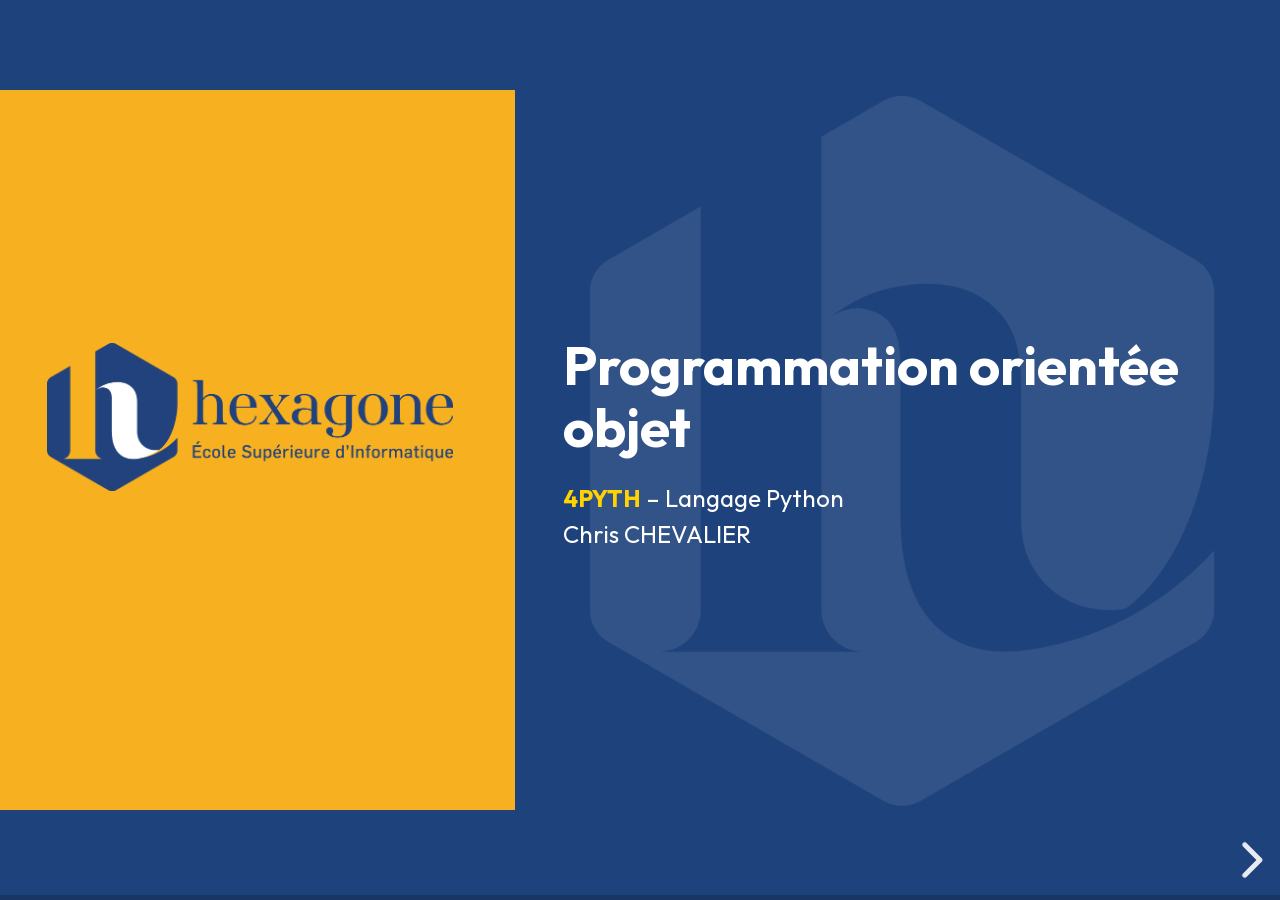
<file: cours/2-programmation-orientee-objet.html>
<!doctype html>
<html lang="fr">
<head>
  <meta charset="utf-8">
  <meta name="viewport" content="width=device-width, initial-scale=1">
  <title>Programmation orientée objet – 4PYTH</title>
  <link rel="stylesheet" href="../assets/vendor/reveal/dist/reset.css">
  <link rel="stylesheet" href="../assets/vendor/reveal/dist/reveal.css">
  <link rel="stylesheet" href="../assets/css/hexagone.css">
</head>
<body data-pied="4PYTH – Langage Python · Programmation orientée objet">
<div class="reveal">
<div class="slides">

  <!-- ================================================================== -->
  <section data-layout="titre">
    <h1>Programmation orientée objet</h1>
    <div class="sous-titre">
      <span class="code-module">4PYTH</span> – Langage Python<br>
      Chris CHEVALIER
    </div>
    <aside class="notes">
      Vendredi 9 octobre, première partie de la matinée (environ 1h30). Le cours 3 suit après la pause.
      Fil rouge : des comptes utilisateurs et un parc de serveurs, pour préparer les classes du TP2.
    </aside>
  </section>

  <!-- ================================================================== -->
  <section data-layout="sommaire">
    <h1>Sommaire</h1>
    <ol>
      <li>Pourquoi des objets ?</li>
      <li>Classes et objets</li>
      <li>Encapsulation</li>
      <li>Héritage et polymorphisme</li>
      <li>Composition</li>
    </ol>
  </section>

  <!-- ================================================================== -->
  <section data-layout="section">
    <div class="numero">#1</div>
    <h2>Pourquoi des objets ?</h2>
    <div class="sous-titre">Programmation orientée objet</div>
  </section>

  <!-- ================================================================== -->
  <section>
    <h2>Les limites des dictionnaires</h2>
    <div class="corps">
      <div class="colonnes code-texte">
        <div>
          <p>Stockons un compte dans un dictionnaire. Rien ne protège ses données.</p>
          <pre data-titre="account.py"><code class="language-python" data-trim>
user = {"username": "Chris", "role": "analyste",
        "failed_attempts": 0}

user["role"] = "n'importe quoi"   # aucun contrôle
user["failed_attemps"] = 5        # faute de frappe :
                                  # une nouvelle clé !
          </code></pre>
        </div>
        <div class="dense">
          <ul>
            <li>Les <strong>données</strong> ne sont pas contrôlées</li>
            <li>Les <strong>fonctions</strong> qui les manipulent sont ailleurs, dans un autre fichier</li>
            <li>Rien ne dit quelles clés un compte doit avoir</li>
          </ul>
          <div class="encadre">
            La programmation orientée objet <strong>réunit les données et les comportements</strong> dans un même modèle, qui décide de ce qui est permis.
          </div>
        </div>
      </div>
    </div>
    <aside class="notes">
      Partir du vécu du TP1 : les étudiants ont tous écrit des dictionnaires et des fonctions séparées.
      La faute de frappe « failed_attemps » ne provoque aucune erreur : elle crée silencieusement une nouvelle clé.
    </aside>
  </section>

  <!-- ================================================================== -->
  <section>
    <h2>Le vocabulaire de l'objet</h2>
    <div class="corps">
      <table>
        <tr><th style="width: 190px;">Terme</th><th>Définition</th><th style="width: 290px;">Exemple</th></tr>
        <tr><td><strong>Classe</strong></td><td>Le modèle : il décrit les données et les actions communes</td><td><code>User</code></td></tr>
        <tr><td><strong>Objet</strong> (instance)</td><td>Un exemplaire concret, créé à partir de la classe</td><td><code>chris</code></td></tr>
        <tr><td><strong>Attribut</strong></td><td>Une donnée propre à l'objet : son état</td><td><code>chris.role</code></td></tr>
        <tr><td><strong>Méthode</strong></td><td>Une action que l'objet sait faire : une fonction de la classe</td><td><code>chris.record_failure()</code></td></tr>
        <tr><td><strong>Instancier</strong></td><td>Créer un objet à partir de sa classe</td><td><code>User("Chris", "analyste")</code></td></tr>
      </table>
      <div class="encadre marine" style="margin-top: 18px;">
        La classe est le <strong>formulaire vierge</strong> de création de compte ; chaque compte créé à partir de ce formulaire est un <strong>objet</strong>.
      </div>
    </div>
  </section>

  <!-- ================================================================== -->
  <section data-layout="section">
    <div class="numero">#2</div>
    <h2>Classes et objets</h2>
    <div class="sous-titre">Programmation orientée objet</div>
  </section>

  <!-- ================================================================== -->
  <section>
    <h2>Définir une classe</h2>
    <div class="corps">
      <div class="colonnes code-texte">
        <pre data-titre="user.py"><code class="language-python" data-trim>
class User:
    """Un compte utilisateur."""

    def __init__(self, username, role):
        self.username = username
        self.role = role
        self.failed_attempts = 0
        self.is_locked = False
        </code></pre>
        <div class="dense">
          <ul>
            <li><code>class User:</code> définit la classe, nommée en <strong>PascalCase</strong></li>
            <li><code>__init__</code> est le <strong>constructeur</strong>. Il est appelé automatiquement à la création de chaque objet</li>
            <li><code>self</code> désigne <strong>l'objet courant</strong>. <code>self.role = role</code> range la valeur dans cet objet</li>
            <li>Un attribut peut avoir une valeur de départ par défaut : <code>failed_attempts = 0</code></li>
          </ul>
        </div>
      </div>
    </div>
    <aside class="notes">
      Insister sur self : c'est le premier paramètre de toute méthode, Python le remplit tout seul.
      Les attributs n'existent qu'une fois assignés à self.
    </aside>
  </section>

  <!-- ================================================================== -->
  <section>
    <h2>Créer des objets</h2>
    <div class="corps">
      <div class="colonnes code-texte">
        <pre data-titre="main.py"><code class="language-python" data-trim>
from user import User

chris = User("Chris", "analyste")
manon = User("Manon", "auditeur")

print(chris.username)        # Chris
print(manon.role)              # auditeur
print(type(chris))           # &lt;class 'user.User'&gt;

chris.failed_attempts = 2
print(manon.failed_attempts)   # 0
        </code></pre>
        <div class="dense">
          <ul>
            <li><code>from user import User</code> importe la classe depuis le fichier <code>user.py</code></li>
            <li>Créer un objet à partir d'une classe s'appelle l'<strong>instanciation</strong>. On appelle la classe comme une fonction. Python crée l'objet puis exécute <code>__init__</code></li>
            <li>On accède aux attributs avec le <strong>point</strong> : <code>chris.username</code></li>
            <li>Chaque objet a <strong>ses propres attributs</strong>. Modifier <code>chris</code> ne modifie pas <code>manon</code></li>
            <li>Le type de l'objet est sa classe</li>
          </ul>
        </div>
      </div>
    </div>
  </section>

  <!-- ================================================================== -->
  <section>
    <h2>Un fichier, une responsabilité</h2>
    <div class="corps">
      <div class="colonnes code-texte">
        <div>
          <pre class="mini" data-titre="Organisation du projet"><code class="language-plaintext" data-trim>
accounts/
├── user.py      # User et Admin
├── server.py    # Server
├── network.py   # Network
└── main.py      # le programme
          </code></pre>
          <p class="petit">Les fichiers s'écrivent en minuscules (<code>user.py</code>) et les classes en PascalCase (<code>User</code>), comme le recommande la <a href="https://peps.python.org/pep-0008/#package-and-module-names">PEP 8</a>.</p>
        </div>
        <div class="dense">
          <ul>
            <li><strong>Responsabilité unique</strong> (<em>Single Responsibility Principle</em>) : un fichier, une classe ou une fonction n'a qu'une seule raison de changer</li>
            <li>C'est le « S » de <a href="https://fr.wikipedia.org/wiki/SOLID_(informatique)">SOLID</a>, cinq principes de conception qui rendent le code facile à faire évoluer</li>
          </ul>
        </div>
      </div>
      <div class="encadre" style="margin-top: 16px;">
        On range le code <strong>par domaine</strong>. Une classe et ses classes filles vont dans le même fichier. Le fichier <code>main.py</code> utilise les classes sans les définir.
        On retrouve vite le code et on modifie un domaine sans toucher aux autres.
      </div>
    </div>
    <aside class="notes">
      Faire le lien avec le TP2 : person.py (Person et ses classes filles), spaceship.py, fleet.py, crew.py puis main.py.
      Sur les noms : un module en minuscules évite aussi les surprises entre Windows et macOS, où « User.py » et « user.py » peuvent désigner le même fichier.
    </aside>
  </section>

  <!-- ================================================================== -->
  <section>
    <h2>Les méthodes</h2>
    <div class="corps">
      <div class="colonnes code-texte">
        <div>
          <pre class="mini" data-titre="user.py"><code class="language-python" data-trim>
class User:
    def __init__(self, username, role):
        ...  # le constructeur déjà vu

    def record_failure(self):
        """Enregistre un échec et verrouille au 3e."""
        self.failed_attempts += 1
        if self.failed_attempts >= 3:
            self.is_locked = True
          </code></pre>
          <pre class="mini" data-titre="main.py"><code class="language-python" data-trim>
from user import User

chris = User("Chris", "analyste")
for _ in range(3):
    chris.record_failure()
print(chris.is_locked)       # True
          </code></pre>
        </div>
        <div class="dense">
          <ul>
            <li>Une méthode est une <strong>fonction définie dans la classe</strong></li>
            <li>Son premier paramètre est toujours <code>self</code>. Elle agit sur l'objet qui l'appelle</li>
            <li><code>chris.record_failure()</code> revient à écrire <code>User.record_failure(chris)</code></li>
            <li>La règle de verrouillage est écrite <strong>une seule fois</strong>, au plus près des données</li>
          </ul>
        </div>
      </div>
    </div>
    <aside class="notes">
      Les points de suspension (...) sont un vrai mot-clé Python : ici, ils signifient « le code déjà vu ».
    </aside>
  </section>

  <!-- ================================================================== -->
  <section>
    <h2>Attributs de classe ou d'instance</h2>
    <div class="corps">
      <div class="colonnes code-texte">
        <div>
          <pre class="mini" data-titre="user.py"><code class="language-python" data-trim>
class User:
    MAX_ATTEMPTS = 3      # attribut de classe

    def __init__(self, username, role):
        self.username = username   # d'instance
        ...

    def record_failure(self):
        self.failed_attempts += 1
        if self.failed_attempts >= User.MAX_ATTEMPTS:
            self.is_locked = True
          </code></pre>
          <pre class="mini" data-titre="main.py"><code class="language-python" data-trim>
print(User.MAX_ATTEMPTS)     # 3
print(chris.MAX_ATTEMPTS)    # 3 : lu depuis la classe
          </code></pre>
        </div>
        <div class="dense">
          <ul>
            <li><strong>Attribut d'instance</strong> (<code>self.x</code>) : une valeur par objet</li>
            <li><strong>Attribut de classe</strong> : une seule valeur, <strong>partagée par tous les objets</strong></li>
            <li>Le nombre 3 n'est plus répété dans le code. On le modifie à un seul endroit</li>
          </ul>
          <div class="encadre">
            Idéal pour un <strong>seuil</strong> ou une <strong>capacité maximale</strong> commun à tous les objets d'une classe.
          </div>
        </div>
      </div>
    </div>
  </section>

  <!-- ================================================================== -->
  <section>
    <h2>Afficher un objet : <code>__str__</code></h2>
    <div class="corps">
      <div class="colonnes code-texte">
        <div>
          <p class="ko">Sans <code>__str__</code></p>
          <pre class="mini" data-titre="Terminal"><code class="language-plaintext" data-trim>
&gt;&gt;&gt; print(chris)
&lt;__main__.User object at 0x10291aa50&gt;
          </code></pre>
          <p class="ok">Avec <code>__str__</code></p>
          <pre class="mini" data-titre="user.py"><code class="language-python" data-trim>
class User:
    ...
    def __str__(self):
        state = "actif"
        if self.is_locked:
            state = "verrouillé"
        return f"{self.username} ({self.role}, {state})"
          </code></pre>
        </div>
        <div class="dense">
          <pre class="mini" data-titre="Terminal"><code class="language-plaintext" data-trim>
&gt;&gt;&gt; print(chris)
Chris (analyste, verrouillé)
          </code></pre>
          <ul>
            <li><code>__str__</code> est une <strong>méthode spéciale</strong>. <code>print()</code> et <code>str()</code> l'appellent automatiquement</li>
            <li>Elle <strong>renvoie</strong> une chaîne. Elle ne l'affiche pas</li>
            <li>Les méthodes entourées de <code>__</code> (<em>dunder</em>) sont réservées à Python : <code>__init__</code>, <code>__str__</code>…</li>
          </ul>
        </div>
      </div>
    </div>
  </section>

  <!-- ================================================================== -->
  <section>
    <h2>Qu'affiche ce programme ?</h2>
    <div class="corps">
      <div class="colonnes code-texte">
        <pre class="mini" data-titre="quiz_1.py"><code class="language-python" data-trim>
class Probe:
    total = 0
    def __init__(self, name):
        self.name = name
        self.hits = 0
        Probe.total += 1
    def hit(self):
        self.hits += 1
        return self.hits

ssh = Probe("ssh")
web = Probe("web")
ssh.hit()
ssh.hit()
web.hit()
print(ssh.hits, web.hits)
print(Probe.total)
print(ssh.hit())
        </code></pre>
        <div>
          <div class="reponse fragment"><code>2 1</code> : chaque sonde compte <strong>ses propres</strong> passages</div>
          <div class="reponse fragment"><code>2</code> : <code>total</code> est un attribut de classe, incrémenté à chaque création</div>
          <div class="reponse fragment"><code>3</code> : <code>hit()</code> incrémente puis <strong>renvoie</strong> la nouvelle valeur</div>
        </div>
      </div>
    </div>
    <aside class="notes">
      Laisser 30 secondes, faire répondre à l'oral, puis révéler ligne par ligne.
      Réponses : 2 1 · 2 · 3. Le piège : total est partagé, hits est propre à chaque objet.
    </aside>
  </section>

  <!-- ================================================================== -->
  <section data-layout="section">
    <div class="numero">#3</div>
    <h2>Encapsulation</h2>
    <div class="sous-titre">Programmation orientée objet</div>
  </section>

  <!-- ================================================================== -->
  <section>
    <h2>Le principe et les conventions</h2>
    <div class="corps">
      <p>L'<strong>encapsulation</strong> consiste à garder la maîtrise des données d'un objet. On les modifie par ses méthodes plutôt que directement.</p>
      <div class="colonnes code-texte">
        <pre data-titre="user.py"><code class="language-python" data-trim>
class User:
    def __init__(self, username, password):
        self.username = username      # public
        self._sessions = []           # usage interne
        self.__password = password    # nom modifié
        </code></pre>
        <table class="dense">
          <tr><th>Nom</th><th>Signification</th></tr>
          <tr><td><code>username</code></td><td>public</td></tr>
          <tr><td><code>_sessions</code></td><td>« ne pas toucher » : <strong>simple convention</strong></td></tr>
          <tr><td><code>__password</code></td><td>Python le renomme en <code>_User__password</code></td></tr>
        </table>
      </div>
      <div class="encadre marine" style="margin-top: 16px;">
        En Python, <strong>rien n'est vraiment privé</strong>. Le <code>_</code> est un simple signal adressé aux autres développeurs, que Python ne vérifie pas.
        Le <code>__</code> va plus loin. Python renomme l'attribut, ce qui évite de le lire ou de l'écraser <strong>par erreur</strong> depuis l'extérieur ou depuis une classe fille.
      </div>
    </div>
    <aside class="notes">
      Correction par rapport à l'ancienne version du cours : le simple underscore n'impose aucune restriction d'accès.
    </aside>
  </section>

  <!-- ================================================================== -->
  <section>
    <h2>🛡️ Côté sécurité</h2>
    <div class="corps">
      <div class="colonnes code-texte">
        <pre data-titre="Terminal"><code class="language-python" data-trim>
&gt;&gt;&gt; chris = User("Chris", "S3cr3t!")
&gt;&gt;&gt; chris.__password
AttributeError: 'User' object has no attribute
'__password'
&gt;&gt;&gt; chris._User__password
'S3cr3t!'
&gt;&gt;&gt; vars(chris)
{'username': 'Chris', '_sessions': [],
 '_User__password': 'S3cr3t!'}
        </code></pre>
        <div class="dense">
          <ul>
            <li>Le double underscore ne fait que <strong>renommer</strong> l'attribut</li>
            <li><code>vars()</code> affiche tous les attributs d'un objet, « privés » compris</li>
          </ul>
          <div class="encadre">
            <strong>L'encapsulation n'est pas un mécanisme de sécurité.</strong> Elle protège contre les erreurs, pas contre un attaquant.
            Un secret ne se stocke jamais en clair. Il se <strong>hache</strong> avec une fonction dédiée comme <a href="https://pypi.org/project/bcrypt/">bcrypt</a> ou <a href="https://argon2-cffi.readthedocs.io/">Argon2</a>.
          </div>
        </div>
      </div>
    </div>
    <aside class="notes">
      Point clé pour un public cyber. Faire le parallèle avec un mot de passe « caché » dans le code source d'une application :
      quiconque a accès au code ou à la mémoire du processus le récupère.
    </aside>
  </section>

  <!-- ================================================================== -->
  <section>
    <h2><code>@property</code> : un attribut en lecture seule</h2>
    <div class="corps">
      <div class="colonnes code-texte">
        <div>
        <pre class="mini" data-titre="user.py"><code class="language-python" data-trim>
class User:
    def __init__(self, username):
        self.username = username
        self._failed_attempts = 0

    @property
    def failed_attempts(self):   # lecture seule
        return self._failed_attempts

    def record_failure(self):
        self._failed_attempts += 1
        </code></pre>
          <pre class="mini" data-titre="main.py"><code class="language-python" data-trim>
chris = User("Chris")
chris.record_failure()
print(chris.failed_attempts)     # 1
chris.failed_attempts = 5        # AttributeError
          </code></pre>
        </div>
        <div class="dense">
          <ul>
            <li><code>@property</code> transforme une méthode en <strong>attribut calculé</strong>. On l'utilise sans parenthèses</li>
            <li>Sans <em>setter</em>, l'attribut est en <strong>lecture seule</strong>. Seules les méthodes de la classe, comme <code>record_failure()</code>, modifient <code>_failed_attempts</code></li>
          </ul>
          <div class="encadre marine">
            C'est ainsi que Python remplace les <em>getters</em> et <em>setters</em> des autres langages.
          </div>
        </div>
      </div>
    </div>
  </section>

  <!-- ================================================================== -->
  <section>
    <h2><code>@property</code> : valider une écriture</h2>
    <div class="corps">
      <div class="colonnes code-texte">
        <pre class="mini" data-titre="user.py"><code class="language-python" data-trim>
ROLES = ["analyste", "auditeur", "admin"]

class User:
    def __init__(self, username, role):
        self.username = username
        self.role = role          # passe par le setter

    @property
    def role(self):
        return self._role

    @role.setter
    def role(self, value):
        if value not in ROLES:
            raise ValueError(f"rôle inconnu : {value}")
        self._role = value
        </code></pre>
        <div class="dense">
          <pre class="mini" data-titre="main.py"><code class="language-python" data-trim>
chris = User("Chris", "analyste")
chris.role = "auditeur"   # accepté
chris.role = "hacker"
# ValueError: rôle inconnu : hacker
          </code></pre>
          <ul>
            <li>Le <strong>setter</strong> s'exécute à chaque affectation, y compris dans <code>__init__</code></li>
            <li>Le rôle est validé par <strong>liste blanche</strong>. On n'accepte que les valeurs connues</li>
          </ul>
        </div>
      </div>
    </div>
    <aside class="notes">
      Faire remarquer que self.role = role dans __init__ passe déjà par le setter : un objet ne peut pas naître dans un état invalide.
    </aside>
  </section>

  <!-- ================================================================== -->
  <section data-layout="section">
    <div class="numero">#4</div>
    <h2>Héritage et polymorphisme</h2>
    <div class="sous-titre">Programmation orientée objet</div>
  </section>

  <!-- ================================================================== -->
  <section>
    <h2>Hériter d'une classe</h2>
    <div class="corps">
      <div class="colonnes code-texte">
        <div>
          <pre class="mini" data-titre="user.py (suite)"><code class="language-python" data-trim>
class Admin(User):
    def __init__(self, username, scope):
        super().__init__(username, "admin")
        self.scope = scope     # attribut en plus
          </code></pre>
          <pre class="mini" data-titre="main.py"><code class="language-python" data-trim>
from user import User, Admin

root = Admin("root", "serveurs Linux")
print(root.username, root.role)   # root admin
root.record_failure()             # méthode héritée
print(root.failed_attempts)       # 1
print(isinstance(root, User))     # True
          </code></pre>
        </div>
        <div class="dense">
          <ul>
            <li><code>class Admin(User):</code> signifie que la <strong>classe fille</strong> <code>Admin</code> hérite de la <strong>classe mère</strong> <code>User</code></li>
            <li>Elle récupère <strong>tous</strong> ses attributs et <strong>toutes</strong> ses méthodes</li>
            <li><code>super().__init__(…)</code> appelle le constructeur de la classe mère. Sans lui, <code>username</code> n'existerait pas</li>
          </ul>
          <div class="encadre">
            Avant d'hériter, on doit pouvoir dire « un <code>Admin</code> <strong>est un</strong> <code>User</code> ». Ce test vaut pour toute classe mère et sa classe fille.
          </div>
        </div>
      </div>
    </div>
    <aside class="notes">
      Oublier super().__init__ est l'erreur la plus fréquente au TP2 (Operator et Mentalist héritent de Person).
    </aside>
  </section>

  <!-- ================================================================== -->
  <section>
    <h2>Redéfinir une méthode</h2>
    <div class="corps">
      <div class="colonnes code-texte">
        <div>
          <pre class="mini" data-titre="user.py"><code class="language-python" data-trim>
class User:
    ...
    def describe(self):
        return f"Compte {self.username} ({self.role})"

class Admin(User):
    ...
    def describe(self):          # redéfinition
        return f"Administrateur {self.username}"
          </code></pre>
          <pre class="mini" data-titre="main.py"><code class="language-python" data-trim>
print(User("Chris", "analyste").describe())
# Compte Chris (analyste)
print(Admin("root", "serveurs Linux").describe())
# Administrateur root
          </code></pre>
        </div>
        <div class="dense">
          <ul>
            <li>La classe fille peut <strong>remplacer</strong> une méthode héritée en la redéfinissant avec le même nom</li>
            <li>Python utilise toujours la version <strong>la plus proche</strong> de la classe de l'objet</li>
          </ul>
          <div class="encadre">
            On parle de <strong>redéfinition</strong> (<em>override</em>), pas de surcharge. La surcharge (plusieurs méthodes de même nom avec des paramètres différents) <strong>n'existe pas en Python</strong>.
          </div>
        </div>
      </div>
    </div>
    <aside class="notes">
      Correction par rapport à l'ancienne version du cours, qui parlait de « surcharge ».
    </aside>
  </section>

  <!-- ================================================================== -->
  <section>
    <h2>Étendre une méthode avec <code>super()</code></h2>
    <div class="corps">
      <div class="colonnes code-texte">
        <div>
          <pre class="mini" data-titre="user.py (suite)"><code class="language-python" data-trim>
class Admin(User):
    ...
    def describe(self):
        base = super().describe()    # version de User
        return f"{base} – périmètre : {self.scope}"
          </code></pre>
          <pre class="mini" data-titre="main.py"><code class="language-python" data-trim>
root = Admin("root", "serveurs Linux")
print(root.describe())
# Compte root (admin) – périmètre : serveurs Linux
          </code></pre>
        </div>
        <div class="dense">
          <ul>
            <li><code>super()</code> donne accès à la version de la méthode de la <strong>classe mère</strong></li>
            <li>On <strong>réutilise</strong> son résultat au lieu de le réécrire. Le code n'est pas dupliqué</li>
            <li>Si le format de <code>User.describe()</code> change, <code>Admin</code> suit automatiquement</li>
          </ul>
        </div>
      </div>
    </div>
  </section>

  <!-- ================================================================== -->
  <section>
    <h2>Le polymorphisme</h2>
    <div class="corps">
      <div class="colonnes code-texte">
        <div>
          <pre data-titre="main.py"><code class="language-python" data-trim>
from user import User, Admin

accounts = [
    User("Chris", "analyste"),
    Admin("root", "serveurs Linux"),
    User("Manon", "auditeur"),
]
for account in accounts:
    print(account.describe())
          </code></pre>
          <pre class="mini" data-titre="Terminal"><code class="language-plaintext" data-trim>
Compte Chris (analyste)
Compte root (admin) – périmètre : serveurs Linux
Compte Manon (auditeur)
          </code></pre>
        </div>
        <div class="dense">
          <ul>
            <li>Un <strong>même appel</strong> produit un comportement <strong>adapté</strong> au type de chaque objet</li>
            <li>La boucle n'a pas besoin de savoir qui est administrateur</li>
          </ul>
          <div class="encadre">
            Ajouter un nouveau type de compte ne demande <strong>aucune modification</strong> de la boucle.
          </div>
        </div>
      </div>
    </div>
  </section>

  <!-- ================================================================== -->
  <section>
    <h2>Tester le type : <code>isinstance()</code></h2>
    <div class="corps">
      <div class="colonnes code-texte">
        <pre data-titre="main.py (suite)"><code class="language-python" data-trim>
admins = 0
for account in accounts:
    if isinstance(account, Admin):
        admins += 1
print(admins)                           # 1

print(isinstance(accounts[1], User))    # True
print(type(accounts[1]) == User)        # False
        </code></pre>
        <div class="dense">
          <ul>
            <li><code>isinstance(objet, Classe)</code> est vrai si l'objet est de cette classe <strong>ou d'une classe fille</strong></li>
            <li><code>type(…) == …</code> ignore l'héritage. Préférez <code>isinstance()</code></li>
            <li>Pratique pour <strong>compter par type</strong> : administrateurs, mentalistes…</li>
          </ul>
          <div class="encadre">
            Pratique pour produire des <strong>statistiques par type</strong> d'objet.
          </div>
        </div>
      </div>
    </div>
  </section>

  <!-- ================================================================== -->
  <section>
    <h2>Qu'affiche ce programme ?</h2>
    <div class="corps">
      <div class="colonnes code-texte">
        <pre class="mini" data-titre="quiz_2.py"><code class="language-python" data-trim>
class Alert:
    def __init__(self, source):
        self.source = source
    def level(self):
        return "info"
    def report(self):
        return f"[{self.level()}] {self.source}"

class CriticalAlert(Alert):
    def level(self):
        return "CRITIQUE"

alerts = [Alert("ssh"), CriticalAlert("firewall")]
for alert in alerts:
    print(alert.report())
print(isinstance(alerts[1], Alert))
        </code></pre>
        <div>
          <div class="reponse fragment"><code>[info] ssh</code> : méthodes de <code>Alert</code></div>
          <div class="reponse fragment"><code>[CRITIQUE] firewall</code> : <code>report()</code> est héritée, mais <code>self.level()</code> appelle la version <strong>redéfinie</strong></div>
          <div class="reponse fragment"><code>True</code> : une <code>CriticalAlert</code> est une <code>Alert</code></div>
        </div>
      </div>
    </div>
    <aside class="notes">
      Réponses : [info] ssh · [CRITIQUE] firewall · True.
      Le piège est la 2e ligne : même dans une méthode héritée, self.level() choisit la version de la classe de l'objet.
    </aside>
  </section>

  <!-- ================================================================== -->
  <section data-layout="section">
    <div class="numero">#5</div>
    <h2>Composition</h2>
    <div class="sous-titre">Programmation orientée objet</div>
  </section>

  <!-- ================================================================== -->
  <section>
    <h2>« Est un » ou « a un » ?</h2>
    <div class="corps">
      <table>
        <tr><th>Relation</th><th>Exemple</th><th>En Python</th></tr>
        <tr><td><strong>Est un</strong> → héritage</td><td>Un administrateur <strong>est un</strong> utilisateur</td><td><code>class Admin(User):</code></td></tr>
        <tr><td><strong>A un</strong> → composition</td><td>Un réseau <strong>a des</strong> serveurs</td><td><code>self.servers = []</code></td></tr>
      </table>
      <div class="colonnes" style="margin-top: 18px; gap: 24px;">
        <pre class="mini" data-titre="server.py"><code class="language-python" data-trim>
class Server:
    def __init__(self, hostname, ip, services):
        self.hostname = hostname
        self.ip = ip
        self.services = services   # chaînes
        </code></pre>
        <pre class="mini" data-titre="network.py"><code class="language-python" data-trim>
class Network:
    def __init__(self, name):
        self.name = name
        self.servers = []   # objets Server
        </code></pre>
      </div>
      <div class="encadre marine" style="margin-top: 16px;">
        La <strong>composition</strong> consiste à ranger des objets <strong>dans les attributs</strong> d'un autre objet. Un <code>Network</code> n'est pas un <code>Server</code>. Il en <strong>contient</strong>. En cas de doute, préférez la composition à l'héritage.
      </div>
    </div>
  </section>

  <!-- ================================================================== -->
  <section>
    <h2>Des objets dans des objets</h2>
    <div class="corps">
      <div class="colonnes code-texte">
        <pre class="mini" data-titre="network.py"><code class="language-python" data-trim>
class Network:
    MAX_SERVERS = 3

    def __init__(self, name):
        self.name = name
        self.servers = []          # objets Server

    def add_server(self, server):
        if len(self.servers) >= Network.MAX_SERVERS:
            raise ValueError("capacité maximale atteinte")
        self.servers.append(server)

    def find_by_ip(self, ip):
        for server in self.servers:
            if server.ip == ip:
                return server
        return None
        </code></pre>
        <div class="dense">
          <pre class="mini" data-titre="main.py"><code class="language-python" data-trim>
from network import Network
from server import Server

dmz = Network("DMZ")
dmz.add_server(Server("web01",
    "10.0.1.10", ["http", "https"]))
dmz.add_server(Server("mail01",
    "10.0.1.20", ["smtp"]))
dmz.find_by_ip("10.0.1.20").hostname
# 'mail01'
          </code></pre>
          <ul>
            <li>Le réseau <strong>contrôle</strong> ce qu'on lui ajoute, ici sa capacité maximale</li>
            <li>Un dossier contient des fichiers, une équipe contient des membres. La composition est partout</li>
          </ul>
        </div>
      </div>
    </div>
    <aside class="notes">
      Au 4e serveur, add_server lève ValueError: capacité maximale atteinte (testé).
      find_by_ip renvoie None si l'adresse est inconnue : même logique que find_member au TP1.
    </aside>
  </section>

  <!-- ================================================================== -->
  <section>
    <h2>Lire un diagramme de classes UML</h2>
    <div class="corps">
      <p class="petit">L'<strong>UML</strong> (<em>Unified Modeling Language</em>) est une notation standard pour dessiner un programme avant de le coder. Son <a href="https://fr.wikipedia.org/wiki/Diagramme_de_classes">diagramme de classes</a> montre les classes et leurs relations.</p>
      <div class="colonnes" style="grid-template-columns: 280px 1fr; gap: 30px; align-items: start;">
        <div>
          <div class="classe-uml">
            <div class="nom">User</div>
            <div class="attributs">+ username<br># _failed_attempts<br>- __password</div>
            <div class="methodes">+ record_failure()<br>+ describe()</div>
          </div>
          <p class="petit">Trois cases : le nom, les attributs puis les méthodes.</p>
        </div>
        <table class="serre" style="font-size: 17px;">
          <tr><th style="width: 140px;">Symbole</th><th>Signification</th></tr>
          <tr><td><code>+</code></td><td><strong>public</strong> : <code>username</code></td></tr>
          <tr><td><code>#</code></td><td><strong>protégé</strong> (classe et classes filles) : <code>_nom</code> en Python</td></tr>
          <tr><td><code>-</code></td><td><strong>privé</strong> : en Python, <code>__nom</code></td></tr>
          <tr><td><svg width="120" height="20" viewBox="0 0 120 20"><line x1="2" y1="10" x2="100" y2="10" stroke="#1E427C" stroke-width="2"/><polygon points="100,2 116,10 100,18" fill="#FFFFFF" stroke="#1E427C" stroke-width="2"/></svg></td><td><strong>héritage</strong> : la pointe creuse vise la classe mère</td></tr>
          <tr><td><svg width="120" height="20" viewBox="0 0 120 20"><polygon points="2,10 14,3 26,10 14,17" fill="#1E427C"/><line x1="26" y1="10" x2="116" y2="10" stroke="#1E427C" stroke-width="2"/></svg></td><td><strong>composition</strong> : le losange plein est du côté du conteneur</td></tr>
          <tr><td><svg width="120" height="20" viewBox="0 0 120 20"><polygon points="2,10 14,3 26,10 14,17" fill="#FFFFFF" stroke="#1E427C" stroke-width="2"/><line x1="26" y1="10" x2="116" y2="10" stroke="#1E427C" stroke-width="2"/></svg></td><td><strong>agrégation</strong> : les objets existent sans le conteneur</td></tr>
          <tr><td><code>0..3</code>, <code>*</code></td><td><strong>multiplicité</strong> : combien d'objets sont liés</td></tr>
        </table>
      </div>
    </div>
    <aside class="notes">
      Rester au niveau lecture : savoir lire et dessiner les cases, les symboles de visibilité et les deux flèches utiles au TP2 (héritage, composition).
      En UML, # est « protégé » ; Python n'a pas cette notion, on l'écrit _nom par convention.
    </aside>
  </section>

  <!-- ================================================================== -->
  <section>
    <h2>Vue d'ensemble</h2>
    <div class="corps">
      <div class="schema-classes">
        <div class="colonne-schema">
          <div class="classe-uml">
            <div class="nom">User</div>
            <div class="attributs">username · role · failed_attempts · is_locked<br><span class="classe-attr">MAX_ATTEMPTS = 3</span></div>
            <div class="methodes">record_failure() · describe() · __str__()</div>
          </div>
          <div class="lien heritage"><span>hérite de</span></div>
          <div class="classe-uml">
            <div class="nom">Admin</div>
            <div class="attributs">+ scope</div>
            <div class="methodes">describe() <em>redéfinie</em></div>
          </div>
        </div>
        <div class="colonne-schema">
          <div class="classe-uml">
            <div class="nom">Network</div>
            <div class="attributs">name · servers<br><span class="classe-attr">MAX_SERVERS = 3</span></div>
            <div class="methodes">add_server() · find_by_ip()</div>
          </div>
          <div class="lien composition"><span>contient de 0 à 3</span></div>
          <div class="classe-uml">
            <div class="nom">Server</div>
            <div class="attributs">hostname · ip · services</div>
            <div class="methodes">&nbsp;</div>
          </div>
        </div>
      </div>
    </div>
    <aside class="notes">
      Notation inspirée d'UML : la flèche à pointe creuse indique l'héritage, le losange plein indique la composition.
      Au TP2, faire dessiner aux étudiants le même schéma pour Person, Operator, Mentalist, Spaceship et Fleet.
    </aside>
  </section>

  <!-- ================================================================== -->
  <section>
    <h2>Récapitulatif</h2>
    <div class="corps">
      <table class="serre" style="font-size: 18px;">
        <tr><th>Notion</th><th>Exemple du cours</th><th>À retenir</th></tr>
        <tr><td>Classe, <code>__init__</code>, <code>self</code></td><td><code>User</code></td><td>le modèle ; <code>__init__</code> initialise, <code>self</code> désigne l'objet</td></tr>
        <tr><td>Méthode</td><td><code>record_failure()</code></td><td>une action que l'objet sait faire</td></tr>
        <tr><td>Attribut de classe</td><td><code>MAX_ATTEMPTS</code>, <code>MAX_SERVERS</code></td><td>partagé par tous les objets de la classe</td></tr>
        <tr><td><code>__str__</code></td><td><code>print(chris)</code></td><td>rend l'affichage d'un objet lisible</td></tr>
        <tr><td><code>@property</code></td><td><code>failed_attempts</code>, <code>role</code></td><td>lecture seule ou écriture validée</td></tr>
        <tr><td>Héritage et <code>super()</code></td><td><code>Admin(User)</code></td><td>reprendre une classe puis la compléter</td></tr>
        <tr><td>Polymorphisme</td><td><code>describe()</code></td><td>même appel, comportement propre à chaque classe</td></tr>
        <tr><td><code>isinstance()</code></td><td>compter les administrateurs</td><td>tester le type d'un objet</td></tr>
        <tr><td>Composition</td><td><code>Network</code> → <code>Server</code></td><td>un objet en contient d'autres (« a un »)</td></tr>
        <tr><td>Responsabilité unique</td><td><code>user.py</code>, <code>main.py</code></td><td>un fichier par domaine</td></tr>
        <tr><td>Diagramme UML</td><td>vue d'ensemble</td><td>cases, visibilité (<code>+ # -</code>), flèches</td></tr>
      </table>
    </div>
  </section>

  <!-- ================================================================== -->
  <section data-layout="titre">
    <h1>Des questions ?</h1>
    <div class="sous-titre">
      Suite : cours 3 – Fichiers et données, après la pause<br>
      Chris CHEVALIER
    </div>
  </section>

</div>
</div>

<script src="../assets/vendor/reveal/dist/reveal.js"></script>
<script src="../assets/vendor/reveal/plugin/highlight/highlight.js"></script>
<script src="../assets/vendor/reveal/plugin/notes/notes.js"></script>
<script src="../assets/js/hexagone.js"></script>
</body>
</html>
</file>
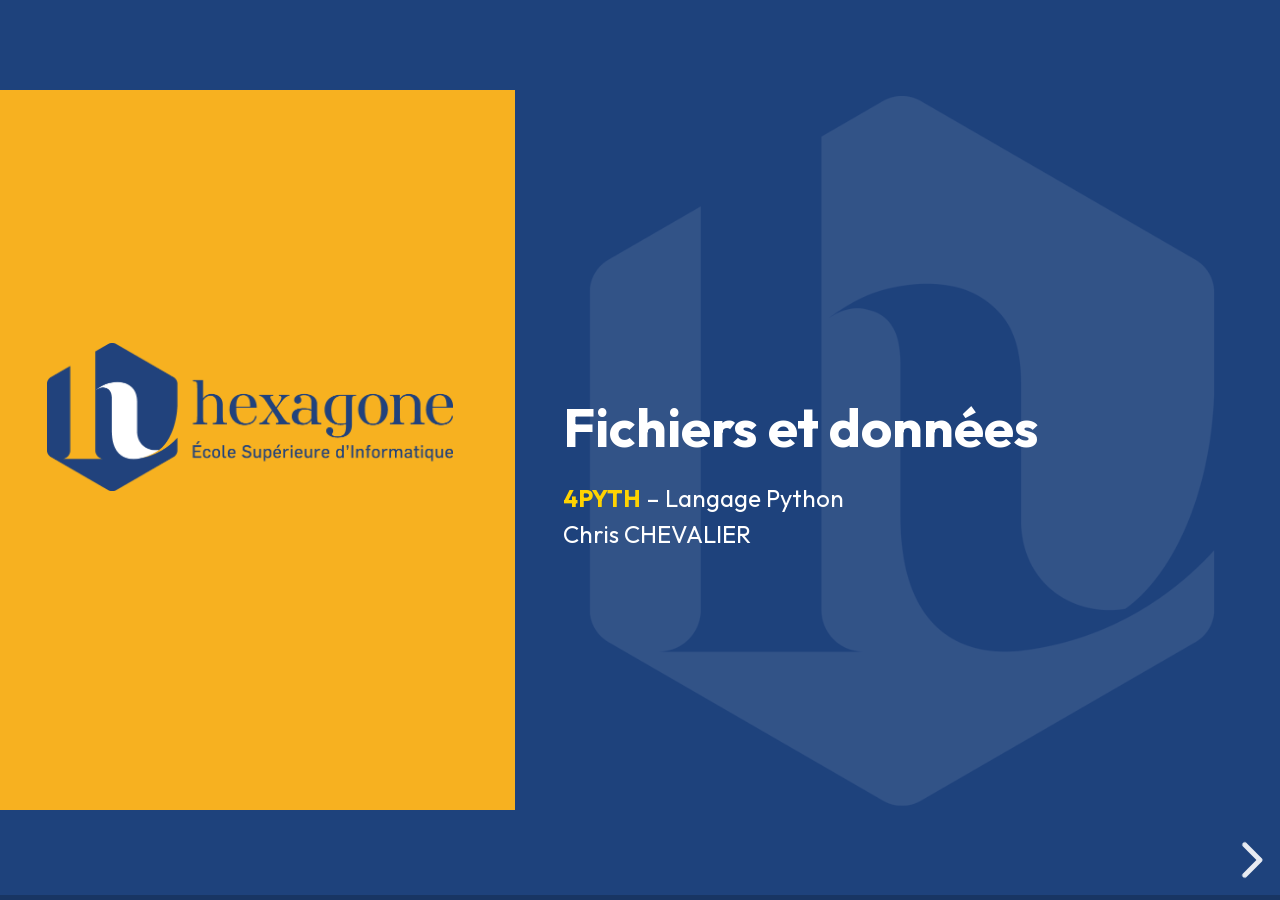
<file: cours/3-fichiers-et-donnees.html>
<!doctype html>
<html lang="fr">
<head>
  <meta charset="utf-8">
  <meta name="viewport" content="width=device-width, initial-scale=1">
  <title>Fichiers et données – 4PYTH</title>
  <link rel="stylesheet" href="../assets/vendor/reveal/dist/reset.css">
  <link rel="stylesheet" href="../assets/vendor/reveal/dist/reveal.css">
  <link rel="stylesheet" href="../assets/css/hexagone.css">
</head>
<body data-pied="4PYTH – Langage Python · Fichiers et données">
<div class="reveal">
<div class="slides">

  <!-- ================================================================== -->
  <section data-layout="titre">
    <h1>Fichiers et données</h1>
    <div class="sous-titre">
      <span class="code-module">4PYTH</span> – Langage Python<br>
      Chris CHEVALIER
    </div>
    <aside class="notes">
      Ce cours suit directement le cours 2 : je vise un rythme soutenu, environ 1h15.
      Beaucoup de notions seront pratiquées cet après-midi dans les défis et au TP3.
    </aside>
  </section>

  <!-- ================================================================== -->
  <section data-layout="sommaire">
    <h1>Sommaire</h1>
    <ol>
      <li>Lire et écrire des fichiers</li>
      <li>JSON et sauvegarde d'objets</li>
    </ol>
  </section>

  <!-- ================================================================== -->
  <section data-layout="section">
    <div class="numero">#1</div>
    <h2>Lire et écrire des fichiers</h2>
    <div class="sous-titre">Fichiers et données</div>
  </section>

  <!-- ================================================================== -->
  <section>
    <h2>Ouvrir un fichier</h2>
    <div class="corps">
      <div class="colonnes code-texte">
        <pre data-titre="notes.py"><code class="language-python" data-trim>
with open("notes.txt", "w", encoding="utf-8") as file:
    file.write("Audit du serveur srv-web\n")

with open("notes.txt", encoding="utf-8") as file:
    content = file.read()
print(content)    # Audit du serveur srv-web
        </code></pre>
        <div class="dense">
          <table class="serre">
            <tr><th>Mode</th><th>Effet</th></tr>
            <tr><td><code>"r"</code></td><td>lecture (par défaut)</td></tr>
            <tr><td><code>"w"</code></td><td>écriture, qui <strong>écrase</strong> le fichier</td></tr>
            <tr><td><code>"a"</code></td><td>ajout à la fin</td></tr>
          </table>
          <p class="petit">D'autres modes existent, comme <code>"r+"</code> (lecture et écriture). Ils sont décrits dans la <a href="https://docs.python.org/fr/3/library/functions.html#open">documentation de <code>open()</code></a>.</p>
        </div>
      </div>
      <div class="encadre" style="margin-top: 14px;">
        Précisez toujours <code>encoding="utf-8"</code>. Sans lui, Windows utilise un autre encodage et les accents deviennent illisibles.
      </div>
    </div>
    <aside class="notes">
      Insister sur "w" : ouvrir un fichier existant en écriture l'efface immédiatement, avant même le premier write().
    </aside>
  </section>

  <!-- ================================================================== -->
  <section>
    <h2>Lire ligne par ligne</h2>
    <div class="corps">
      <pre class="mini" data-titre="auth.log"><code class="language-plaintext" data-trim>
Oct  9 10:02:11 srv-web sshd[2210]: Failed password for root from 203.0.113.45 port 51122 ssh2
Oct  9 10:15:44 srv-web sshd[2303]: Failed password for root from 198.51.100.23 port 40031 ssh2
Oct  9 11:31:02 srv-web sshd[2410]: Accepted password for Cosmo from 192.0.2.10 port 42230 ssh2
      </code></pre>
      <div class="colonnes code-texte">
        <pre class="mini" data-titre="analysis.py"><code class="language-python" data-trim>
failures = {}
with open("auth.log", encoding="utf-8") as log:
    for line in log:
        if "Failed password" in line:
            words = line.split()
            ip = words[words.index("from") + 1]
            failures[ip] = failures.get(ip, 0) + 1
print(failures)
# {'203.0.113.45': 1, '198.51.100.23': 1}
        </code></pre>
        <div class="dense">
          <ul>
            <li><code>for line in log</code> lit <strong>une ligne à la fois</strong></li>
            <li>La mémoire reste stable, même pour un journal de plusieurs gigaoctets</li>
          </ul>
        </div>
      </div>
    </div>
    <aside class="notes">
      Le fichier complet utilisé pour la démonstration compte 6 lignes : 3 échecs depuis 203.0.113.45 et 2 depuis 198.51.100.23.
    </aside>
  </section>

  <!-- ================================================================== -->
  <section>
    <h2>Écrire et ajouter</h2>
    <div class="corps">
      <pre class="mini" data-titre="event_log.py"><code class="language-python" data-trim>
from datetime import datetime   # dates et heures

def log_event(message):
    # date et heure actuelles, au format 2026-10-09T10:42:05
    now = datetime.now().isoformat(timespec="seconds")
    with open("actions.log", "a", encoding="utf-8") as file:
        file.write(f"{now} {message}\n")

log_event("Ajout de Jagger Fount")
log_event("Retrait de Hugo Crast")
      </code></pre>
      <div class="colonnes" style="grid-template-columns: 1.15fr 1.3fr; gap: 26px; align-items: start;">
        <pre class="mini" data-titre="actions.log"><code class="language-plaintext" data-trim>
2026-10-09T10:42:05 Ajout de Jagger Fount
2026-10-09T10:42:05 Retrait de Hugo Crast
        </code></pre>
        <div class="dense">
          <ul>
            <li>Le module standard <a href="https://docs.python.org/fr/3/library/datetime.html"><code>datetime</code></a> gère les dates et les heures</li>
            <li>Le mode <code>"a"</code> <strong>ajoute</strong> à la fin du journal</li>
            <li><code>write()</code> n'ajoute pas de retour à la ligne. Écrivez le <code>\n</code> vous-même</li>
          </ul>
        </div>
      </div>
    </div>
    <aside class="notes">
      Un journal horodaté est la première source d'une investigation.
    </aside>
  </section>

  <!-- ================================================================== -->
  <section>
    <h2>Les erreurs de fichier</h2>
    <div class="corps">
      <div class="colonnes code-texte">
        <pre data-titre="reading.py"><code class="language-python" data-trim>
try:
    with open("report.txt", encoding="utf-8") as file:
        print(file.read())
except FileNotFoundError:
    print("Fichier introuvable")
except PermissionError:
    print("Accès refusé : droits insuffisants")
        </code></pre>
        <div class="dense">
          <pre class="mini" data-titre="paths.py"><code class="language-python" data-trim>
from pathlib import Path

path = Path("auth.log")
print(path.exists())   # True
print(path.suffix)     # .log
          </code></pre>
          <ul>
            <li>Un fichier peut manquer ou être protégé. Le programme ne doit pas planter</li>
            <li><a href="https://docs.python.org/fr/3/library/pathlib.html" target="_blank"><code>pathlib</code></a> manipule les chemins sous Windows, macOS et Linux</li>
          </ul>
        </div>
      </div>
    </div>
  </section>

  <!-- ================================================================== -->
  <section data-layout="section">
    <div class="numero">#2</div>
    <h2>JSON et sauvegarde d'objets</h2>
    <div class="sous-titre">Fichiers et données</div>
  </section>

  <!-- ================================================================== -->
  <section>
    <h2>Le format JSON</h2>
    <div class="corps">
      <div class="colonnes texte-code">
        <div class="dense">
          <ul>
            <li><strong>JSON</strong> (<em>JavaScript Object Notation</em>) est un format texte de données structurées, lisible par les humains</li>
            <li>C'est le format des API web, des fichiers de configuration… et des sauvegardes de nombreux logiciels</li>
          </ul>
          <table class="serre">
            <tr><th>JSON</th><th>Python</th></tr>
            <tr><td>objet <code>{}</code></td><td><code>dict</code></td></tr>
            <tr><td>tableau <code>[]</code></td><td><code>list</code></td></tr>
            <tr><td>chaîne, nombre</td><td><code>str</code>, <code>int</code>, <code>float</code></td></tr>
            <tr><td><code>true</code> / <code>false</code> / <code>null</code></td><td><code>True</code> / <code>False</code> / <code>None</code></td></tr>
          </table>
        </div>
        <pre data-titre="config.json"><code class="language-json" data-trim>
{
  "server": "srv-web",
  "ports": [22, 443],
  "mfa": true,
  "owner": "Équipe SOC"
}
        </code></pre>
      </div>
    </div>
  </section>

  <!-- ================================================================== -->
  <section>
    <h2>Écrire et lire du JSON</h2>
    <div class="corps">
      <div class="colonnes code-texte">
        <pre class="mini" data-titre="config.py"><code class="language-python" data-trim>
import json

config = {"server": "srv-web", "ports": [22, 443],
          "mfa": True, "owner": "Équipe SOC"}

with open("config.json", "w", encoding="utf-8") as file:
    json.dump(config, file, indent=2, ensure_ascii=False)

with open("config.json", encoding="utf-8") as file:
    loaded = json.load(file)
print(loaded["ports"])            # [22, 443]

text = json.dumps(config)         # dict → str
print(json.loads(text)["mfa"])    # True
        </code></pre>
        <div class="dense">
          <ul>
            <li><code>dump</code> / <code>load</code> : vers ou depuis un <strong>fichier</strong></li>
            <li><code>dumps</code> / <code>loads</code> : vers ou depuis une <strong>chaîne</strong> (le « s » de <em>string</em>)</li>
            <li><code>indent=2</code> : un fichier indenté, donc lisible</li>
            <li><code>ensure_ascii=False</code> : les accents restent lisibles</li>
          </ul>
        </div>
      </div>
    </div>
  </section>

  <!-- ================================================================== -->
  <section>
    <h2>Sauvegarder des objets</h2>
    <div class="corps">
      <div class="colonnes code-texte">
        <div>
        <pre class="mini" data-titre="user.py" style="margin-bottom: 12px;"><code class="language-python" data-trim>
class User:
    def __init__(self, username, role):
        self.username = username
        self.role = role

    def to_dict(self):
        return {"username": self.username, "role": self.role}


def user_from_dict(data):
    return User(data["username"], data["role"])
        </code></pre>
          <pre class="mini" data-titre="main.py"><code class="language-python" data-trim>
data = []
for user in users:
    data.append(user.to_dict())
with open("users.json", "w", encoding="utf-8") as file:
    json.dump(data, file, indent=2)
          </code></pre>
        </div>
        <div class="dense">
          <ul>
            <li>JSON ne connaît pas vos classes. <code>json.dumps(users)</code> lève <code>TypeError: Object of type User is not JSON serializable</code></li>
            <li>On convertit donc chaque objet en <strong>dictionnaire</strong></li>
            <li>Au chargement, <code>user_from_dict()</code> refait l'objet</li>
            <li>Chaque classe a son propre <code>to_dict()</code></li>
          </ul>
        </div>
      </div>
    </div>
    <aside class="notes">
      Au TP3, une flotte contient des vaisseaux qui contiennent des membres : le to_dict() de Fleet appelle celui de Spaceship, qui appelle celui de chaque membre.
    </aside>
  </section>

  <!-- ================================================================== -->
  <section>
    <h2>Charger sans planter</h2>
    <div class="corps">
      <div class="colonnes code-texte">
        <pre class="mini" data-titre="save.py"><code class="language-python" data-trim>
def load_users(path):
    try:
        with open(path, encoding="utf-8") as file:
            data = json.load(file)
    except FileNotFoundError:
        return []                # premier lancement
    except json.JSONDecodeError:
        print("Sauvegarde corrompue")
        return []
    users = []
    for item in data:
        users.append(user_from_dict(item))
    return users

print(len(load_users("absent.json")))   # 0
print(len(load_users("users.json")))    # 2
        </code></pre>
        <div class="dense">
          <ul>
            <li>Au <strong>premier lancement</strong>, la sauvegarde n'existe pas encore. Ce n'est pas une erreur</li>
            <li>Un fichier tronqué ou modifié à la main lève l'erreur <code>json.JSONDecodeError</code></li>
            <li>Dans les deux cas, le programme démarre avec des données vides</li>
          </ul>
        </div>
      </div>
    </div>
  </section>

  <!-- ================================================================== -->
  <section>
    <h2>🛡️ Côté sécurité</h2>
    <div class="corps">
      <div class="colonnes code-texte">
        <pre class="mini" data-titre="user.py"><code class="language-python" data-trim>
ROLES = ["analyste", "auditeur", "admin"]

def user_from_dict(data):
    if data.get("role") not in ROLES:
        raise ValueError(f"rôle inconnu : {data.get('role')}")
    return User(data["username"], data["role"])

user_from_dict({"username": "eve", "role": "root"})
# ValueError: rôle inconnu : root
        </code></pre>
        <div class="dense">
          <ul>
            <li><code>json</code> ne fait que lire des données. Il n'exécute jamais de code</li>
            <li>Un fichier JSON se modifie pourtant à la main. Les données chargées <strong>se valident</strong> donc, par liste blanche</li>
          </ul>
          <div class="encadre">
            <strong>Jamais</strong> d'<code>eval()</code> (qui exécute une chaîne comme du code Python) sur des données non fiables. Un fichier piégé suffirait à <strong>exécuter du code</strong> sur votre machine.
          </div>
        </div>
      </div>
    </div>
    <aside class="notes">
      Même risque avec le module pickle (sauvegarde binaire d'objets Python) : charger un fichier piégé exécute du code arbitraire. C'est une vraie classe de vulnérabilités (désérialisation non sûre, catégorie de l'OWASP Top 10).
    </aside>
  </section>

  <!-- ================================================================== -->
  <section>
    <h2>Récapitulatif</h2>
    <div class="corps">
      <table class="serre">
        <tr><th>Notion</th><th>À retenir</th></tr>
        <tr><td>Fichiers texte</td><td><code>with open(…, encoding="utf-8")</code> ; modes <code>"r"</code>, <code>"w"</code> et <code>"a"</code> ; lecture ligne par ligne</td></tr>
        <tr><td>Dates</td><td><code>datetime.now()</code> pour horodater un journal</td></tr>
        <tr><td>Erreurs de fichier</td><td><code>FileNotFoundError</code>, <code>PermissionError</code></td></tr>
        <tr><td>JSON</td><td><code>json.dump()</code> et <code>json.load()</code> ; <code>to_dict()</code> pour les objets ; chargement qui ne plante pas</td></tr>
        <tr><td>Sécurité</td><td>jamais d'<code>eval()</code> sur des données non fiables ; valider les données chargées</td></tr>
      </table>
    </div>
  </section>

  <!-- ================================================================== -->
  <section>
    <h2>Cet après-midi</h2>
    <div class="corps">
      <table>
        <tr><th style="width: 190px;">Horaire</th><th>Programme</th></tr>
        <tr><td>14h00 – 16h45</td><td><strong>TP1 – Fondation</strong> : gestion de l'équipage, avec mon accompagnement. Ceux qui ont fini enchaînent sur le TP2</td></tr>
        <tr><td>16h45 – 17h00</td><td><strong>Kahoot</strong> : 10 questions sur la journée</td></tr>
      </table>
      <div class="encadre" style="margin-top: 22px;">
        Le <strong>défi du jour 2</strong> est <strong>facultatif</strong> et non noté. Il s'adresse à ceux qui ont terminé le TP1.
      </div>
    </div>
  </section>

  <!-- ================================================================== -->
  <section data-layout="titre">
    <h1>Des questions ?</h1>
    <div class="sous-titre">
      Chris CHEVALIER<br>
      chris.chevalier@ecole-hexagone.com
    </div>
  </section>

</div>
</div>

<script src="../assets/vendor/reveal/dist/reveal.js"></script>
<script src="../assets/vendor/reveal/plugin/highlight/highlight.js"></script>
<script src="../assets/vendor/reveal/plugin/notes/notes.js"></script>
<script src="../assets/js/hexagone.js"></script>
</body>
</html>
</file>
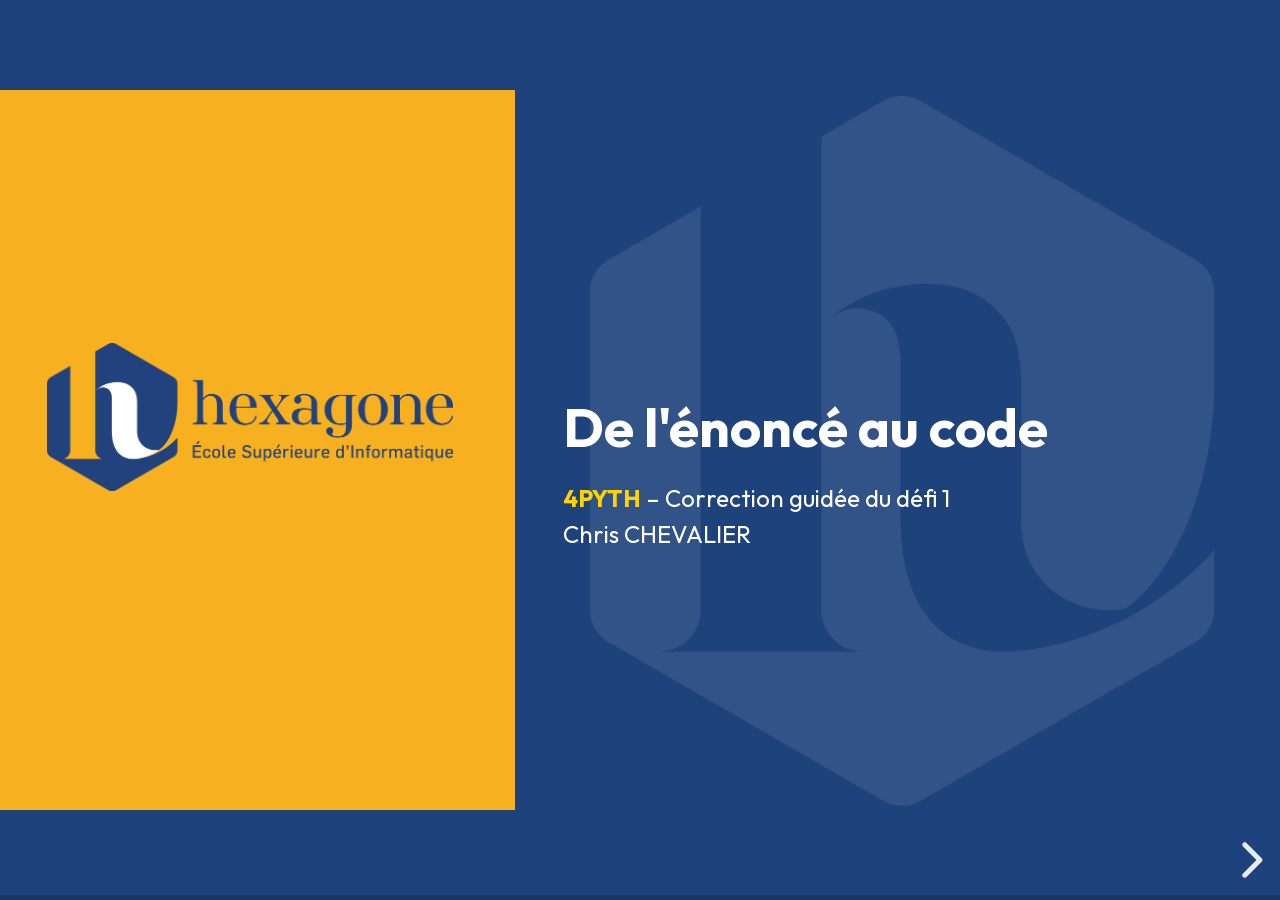
<file: cours/correction-defi-1.html>
<!doctype html>
<html lang="fr">
<head>
  <meta charset="utf-8">
  <meta name="viewport" content="width=device-width, initial-scale=1">
  <title>De l'énoncé au code – 4PYTH</title>
  <link rel="stylesheet" href="../assets/vendor/reveal/dist/reset.css">
  <link rel="stylesheet" href="../assets/vendor/reveal/dist/reveal.css">
  <link rel="stylesheet" href="../assets/css/hexagone.css">
</head>
<body data-pied="4PYTH – Langage Python · Correction guidée du défi 1">
<div class="reveal">
<div class="slides">

  <!-- ================================================================== -->
  <section data-layout="titre">
    <h1>De l'énoncé au code</h1>
    <div class="sous-titre">
      <span class="code-module">4PYTH</span> – Correction guidée du défi 1<br>
      Chris CHEVALIER
    </div>
    <aside class="notes">
      Objectif : montrer une méthode, pas seulement une solution. Un volontaire qui a réussi le défi tape le code ;
      la classe propose chaque étape à l'oral, je guide et je questionne. Environ 40 minutes.
    </aside>
  </section>

  <!-- ================================================================== -->
  <section>
    <h2>La méthode en 4 étapes</h2>
    <div class="corps">
      <div class="colonnes">
        <div class="carte">
          <h3>1. Comprendre</h3>
          Qu'est-ce qui entre dans la fonction ? Qu'est-ce qui en sort ? Que donnent les exemples de l'énoncé ?
        </div>
        <div class="carte">
          <h3>2. Découper</h3>
          Écrire les étapes <strong>en français</strong>, une par ligne, avant de taper la moindre ligne de code. C'est le <strong>pseudo-code</strong>.
        </div>
        <div class="carte">
          <h3>3. Coder petit à petit</h3>
          Une étape du plan à la fois. Le programme doit tourner après chaque ajout, même s'il ne fait pas encore tout.
        </div>
        <div class="carte pleine">
          <h3>4. Tester tout de suite</h3>
          Relancer avec les exemples de l'énoncé après chaque étape. Une erreur trouvée tôt est une erreur facile à corriger.
        </div>
      </div>
    </div>
    <aside class="notes">
      Insister : la plupart des blocages d'hier venaient du passage de l'énoncé au code, pas de la syntaxe (le Kahoot était bon).
    </aside>
  </section>

  <!-- ================================================================== -->
  <section>
    <h2>Étape 1 – Comprendre l'énoncé</h2>
    <div class="corps">
      <table>
        <tr><th style="width: 200px;">Question</th><th>Réponse</th></tr>
        <tr><td><strong>Entrées</strong></td><td><code>password</code> (une chaîne de caractères) et <code>is_admin</code> (<code>True</code> ou <code>False</code>, <code>False</code> par défaut)</td></tr>
        <tr><td><strong>Sortie</strong></td><td>un <strong>tuple</strong> : <code>True</code> ou <code>False</code>, puis la <strong>liste des messages d'erreur</strong></td></tr>
        <tr><td><strong>Exemple valide</strong></td><td><code>check_password("Tr0ub4dour&amp;Co")</code> renvoie <code>(True, [])</code></td></tr>
        <tr><td><strong>Exemple refusé</strong></td><td><code>check_password("azerty")</code> renvoie <code>False</code> et 5 messages. Il ne respecte presque aucune règle</td></tr>
      </table>
      <div class="encadre" style="margin-top: 18px;">
        Le mot de passe est valide <strong>si et seulement si la liste des erreurs est vide</strong>. Il suffit de remplir cette liste, règle après règle.
      </div>
    </div>
    <aside class="notes">
      Faire répondre la classe à chaque ligne du tableau avant de l'afficher. La dernière phrase est la clé du défi.
    </aside>
  </section>

  <!-- ================================================================== -->
  <section>
    <h2>Étape 2 – Le plan en français</h2>
    <div class="corps">
      <pre data-titre="Pseudo-code"><code class="language-plaintext" data-trim>
créer une liste d'erreurs vide
si le mot de passe est trop court : ajouter une erreur
regarder chaque caractère du mot de passe :
    noter les catégories vues : majuscule, minuscule, chiffre, spécial
pour chaque catégorie jamais rencontrée : ajouter une erreur
si le mot de passe est un mot de passe courant : ajouter une erreur
renvoyer (la liste est-elle vide ?, la liste des erreurs)
      </code></pre>
      <p class="petit">Chaque ligne du plan deviendra quelques lignes de Python. Le plus dur est fait. Il ne reste qu'à traduire.</p>
    </div>
    <aside class="notes">
      Construire ce plan avec la classe, au tableau, avant de le dévoiler. Accepter d'autres découpages s'ils sont justes.
    </aside>
  </section>

  <!-- ================================================================== -->
  <section>
    <h2>Étape 3a – Le squelette</h2>
    <div class="corps">
      <div class="colonnes code-texte">
        <pre data-titre="challenge1.py"><code class="language-python" data-trim>
def check_password(password, is_admin=False):
    """Vérifie un mot de passe."""
    errors = []

    # … les règles viendront ici …

    return len(errors) == 0, errors


print(check_password("azerty"))   # (True, [])
        </code></pre>
        <ul class="dense">
          <li>La fonction <strong>tourne déjà</strong>. Elle accepte tout, mais elle renvoie le bon type de résultat</li>
          <li><code>len(errors) == 0</code> vaut <code>True</code> quand la liste est vide</li>
          <li><code>return a, b</code> renvoie un <strong>tuple</strong></li>
        </ul>
      </div>
    </div>
  </section>

  <!-- ================================================================== -->
  <section>
    <h2>Étape 3b – La longueur</h2>
    <div class="corps">
      <div class="colonnes code-texte">
        <pre data-titre="challenge1.py" class="mini"><code class="language-python" data-trim>
MIN_LENGTH = 12
ADMIN_MIN_LENGTH = 16

def check_password(password, is_admin=False):
    errors = []

    if is_admin:
        min_length = ADMIN_MIN_LENGTH
    else:
        min_length = MIN_LENGTH
    if len(password) &lt; min_length:
        errors.append(f"au moins {min_length} caractères")

    return len(errors) == 0, errors
        </code></pre>
        <ul class="dense">
          <li>Les seuils sont des <strong>constantes</strong> en majuscules. On les modifie à un seul endroit</li>
          <li>Test : <code>check_password("azerty")</code> renvoie maintenant <code>(False, ['au moins 12 caractères'])</code></li>
        </ul>
      </div>
    </div>
  </section>

  <!-- ================================================================== -->
  <section>
    <h2>Étape 3c – Regarder chaque caractère</h2>
    <div class="corps">
      <div class="colonnes code-texte">
        <pre data-titre="challenge1.py (suite)"><code class="language-python" data-trim>
    has_upper = False
    has_lower = False
    has_digit = False
    has_special = False
    for char in password:
        if char.isupper():
            has_upper = True
        elif char.islower():
            has_lower = True
        elif char.isdigit():
            has_digit = True
        elif not char.isalnum():
            has_special = True
        </code></pre>
        <ul class="dense">
          <li>Quatre <strong>drapeaux</strong> (des booléens) partent à <code>False</code> : « je n'ai encore rien vu »</li>
          <li>La boucle les passe à <code>True</code> dès qu'elle rencontre la catégorie</li>
          <li><code>isalnum()</code> est vrai pour une lettre ou un chiffre. <code>not char.isalnum()</code> repère donc un caractère spécial</li>
        </ul>
      </div>
    </div>
    <aside class="notes">
      Piège fréquent d'hier : vouloir tout décider dans la boucle. On observe d'abord (drapeaux), on conclut ensuite.
    </aside>
  </section>

  <!-- ================================================================== -->
  <section>
    <h2>Étape 3d – Conclure puis vérifier la liste</h2>
    <div class="corps">
      <div class="colonnes code-texte">
        <pre data-titre="challenge1.py (suite)" class="mini"><code class="language-python" data-trim>
    if not has_upper:
        errors.append("au moins une majuscule")
    if not has_lower:
        errors.append("au moins une minuscule")
    if not has_digit:
        errors.append("au moins un chiffre")
    if not has_special:
        errors.append("au moins un caractère spécial")

    common = [p.lower() for p in COMMON_PASSWORDS]
    if password.lower() in common:
        errors.append("ne doit pas être un mot de passe courant")

    return len(errors) == 0, errors
        </code></pre>
        <ul class="dense">
          <li>Des <code>if</code> <strong>indépendants</strong> (et non des <code>elif</code>). Plusieurs règles peuvent échouer en même temps</li>
          <li>On compare tout <strong>en minuscules</strong>. « AZERTY » est aussi faible que « azerty »</li>
          <li>Le <code>return</code> reste <strong>à la fin</strong>, après toutes les vérifications</li>
        </ul>
      </div>
    </div>
  </section>

  <!-- ================================================================== -->
  <section>
    <h2>Étape 4 – Tester avec les exemples</h2>
    <div class="corps">
      <pre data-titre="Tests" class="compact"><code class="language-python" data-trim>
print(check_password("Tr0ub4dour&amp;Co"))
# (True, [])
print(check_password("Azerty123456!"))
# (False, ['ne doit pas être un mot de passe courant'])
print(check_password("azerty"))
# (False, ['au moins 12 caractères', 'au moins une majuscule', 'au moins un chiffre',
#          'au moins un caractère spécial', 'ne doit pas être un mot de passe courant'])
print(check_password("Tr0ub4dour&amp;Co", is_admin=True))
# (False, ['au moins 16 caractères'])
      </code></pre>
      <p class="petit">Si un résultat diffère, on relit l'étape correspondante du plan. C'est là que se trouve l'erreur.</p>
    </div>
  </section>

  <!-- ================================================================== -->
  <section>
    <h2>Les pièges les plus fréquents</h2>
    <div class="corps">
      <table>
        <tr><th>Piège</th><th>Correction</th></tr>
        <tr><td><code>return</code> placé dans la boucle</td><td>la fonction s'arrête au premier caractère : le <code>return</code> va à la fin</td></tr>
        <tr><td>une chaîne d'<code>elif</code> pour les règles</td><td>une seule erreur est signalée : des <code>if</code> indépendants</td></tr>
        <tr><td>comparer sans <code>lower()</code></td><td>« AZERTY » passe le contrôle : comparer en minuscules</td></tr>
        <tr><td>renvoyer seulement <code>True</code> ou <code>False</code></td><td>l'énoncé demande aussi la liste : <code>return valide, errors</code></td></tr>
        <tr><td>tout écrire d'un coup puis tester</td><td>coder et tester étape par étape</td></tr>
      </table>
      <div class="encadre marine" style="margin-top: 18px;">
        Cette méthode s'applique à <strong>chaque exercice</strong> : comprendre, découper en français, coder petit à petit, tester.
      </div>
    </div>
  </section>

  <!-- ================================================================== -->
  <section data-layout="titre">
    <h1>Des questions ?</h1>
    <div class="sous-titre">
      Chris CHEVALIER<br>
      chris.chevalier@ecole-hexagone.com
    </div>
  </section>

</div>
</div>

<script src="../assets/vendor/reveal/dist/reveal.js"></script>
<script src="../assets/vendor/reveal/plugin/highlight/highlight.js"></script>
<script src="../assets/vendor/reveal/plugin/notes/notes.js"></script>
<script src="../assets/js/hexagone.js"></script>
</body>
</html>
</file>
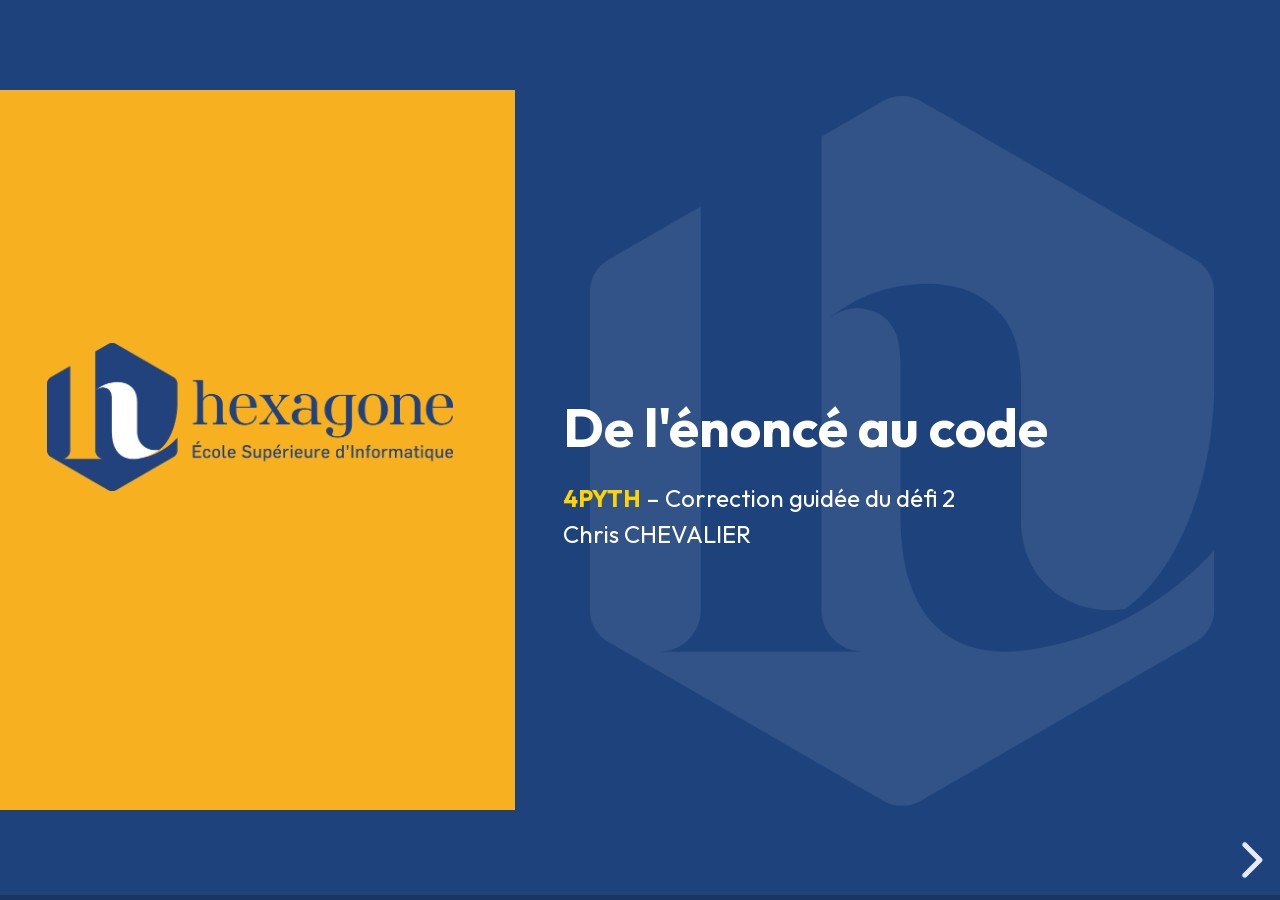
<file: cours/correction-defi-2.html>
<!doctype html>
<html lang="fr">
<head>
  <meta charset="utf-8">
  <meta name="viewport" content="width=device-width, initial-scale=1">
  <title>De l'énoncé au code – défi 2 – 4PYTH</title>
  <link rel="stylesheet" href="../assets/vendor/reveal/dist/reset.css">
  <link rel="stylesheet" href="../assets/vendor/reveal/dist/reveal.css">
  <link rel="stylesheet" href="../assets/css/hexagone.css">
</head>
<body data-pied="4PYTH – Langage Python · Correction guidée du défi 2">
<div class="reveal">
<div class="slides">

  <!-- ================================================================== -->
  <section data-layout="titre">
    <h1>De l'énoncé au code</h1>
    <div class="sous-titre">
      <span class="code-module">4PYTH</span> – Correction guidée du défi 2<br>
      Chris CHEVALIER
    </div>
    <aside class="notes">
      Même méthode que pour le défi 1 : un volontaire tape le code, la classe propose chaque étape à l'oral, je guide et je questionne.
      Nouveauté de ce défi : découper le problème en petites fonctions qui s'appellent entre elles.
    </aside>
  </section>

  <!-- ================================================================== -->
  <section>
    <h2>La méthode en 4 étapes</h2>
    <div class="corps">
      <div class="colonnes">
        <div class="carte">
          <h3>1. Comprendre</h3>
          Qu'est-ce qui entre dans chaque fonction ? Qu'est-ce qui en sort ? Que donnent les exemples de l'énoncé ?
        </div>
        <div class="carte">
          <h3>2. Découper</h3>
          Écrire les étapes <strong>en français</strong>, une par ligne, avant de taper la moindre ligne de code. C'est le <strong>pseudo-code</strong>.
        </div>
        <div class="carte">
          <h3>3. Coder petit à petit</h3>
          Une fonction à la fois. Le programme doit tourner après chaque ajout, même s'il ne fait pas encore tout.
        </div>
        <div class="carte pleine">
          <h3>4. Tester tout de suite</h3>
          Relancer avec les exemples de l'énoncé après chaque fonction. Une erreur trouvée tôt est une erreur facile à corriger.
        </div>
      </div>
    </div>
  </section>

  <!-- ================================================================== -->
  <section>
    <h2>Étape 1 – Comprendre l'énoncé</h2>
    <div class="corps">
      <table class="serre">
        <tr><th style="width: 260px;">Fonction</th><th>Entrée</th><th>Sortie</th></tr>
        <tr><td><code>count_failures(lines)</code></td><td>la liste des lignes du journal</td><td>un <strong>dictionnaire</strong> <code>{IP: nombre d'échecs}</code></td></tr>
        <tr><td><code>detect_brute_force(lines, threshold=5)</code></td><td>les lignes et un seuil</td><td>une <strong>liste</strong> d'IP</td></tr>
        <tr><td><code>print_report(lines, threshold=5)</code></td><td>les lignes et un seuil</td><td>rien : elle <strong>affiche</strong> une alerte par IP</td></tr>
      </table>
      <div class="encadre" style="margin-top: 18px;">
        Les trois fonctions s'appuient les unes sur les autres. Pour détecter, il faut d'abord <strong>compter</strong>. Pour afficher le rapport, il faut d'abord <strong>détecter</strong>.
      </div>
    </div>
    <aside class="notes">
      Faire remarquer la différence entre renvoyer (return) et afficher (print) : seule print_report affiche.
      Rappeler qu'une adresse IP du journal est une chaîne de caractères, pas un nombre.
    </aside>
  </section>

  <!-- ================================================================== -->
  <section>
    <h2>Étape 1 – Lire une ligne du journal</h2>
    <div class="corps">
      <pre class="mini" data-titre="Deux lignes Failed password" style="font-size: 12.5px;"><code class="language-plaintext" data-trim>
Oct  7 10:02:11 srv-web sshd[2210]: Failed password for root from 203.0.113.45 port 51122 ssh2
Oct  7 10:02:18 srv-web sshd[2215]: Failed password for invalid user admin from 203.0.113.45 port 51141 ssh2
      </code></pre>
      <div class="colonnes code-texte">
        <pre class="mini" data-titre="Terminal"><code class="language-python" data-trim>
&gt;&gt;&gt; line = AUTH_LOG[3]
&gt;&gt;&gt; words = line.split()
&gt;&gt;&gt; words.index("from")
9
&gt;&gt;&gt; words[words.index("from") + 1]
'203.0.113.45'
        </code></pre>
        <div class="dense">
          <ul>
            <li><code>split()</code> découpe la ligne en <strong>mots</strong>, quel que soit le nombre d'espaces</li>
            <li>La 2e ligne a deux mots de plus (« invalid user »). L'IP n'est donc <strong>pas toujours à la même position</strong></li>
            <li>Elle suit <strong>toujours</strong> le mot <code>from</code>. On cherche donc la position de <code>from</code> puis on prend le mot suivant</li>
          </ul>
        </div>
      </div>
    </div>
    <aside class="notes">
      Piège fréquent du 7 octobre : words[9] codé en dur. Ça marche sur la 1re ligne et donne « user » sur la 2e.
      Faire tester les deux lignes dans le terminal Python avant d'écrire la moindre fonction.
    </aside>
  </section>

  <!-- ================================================================== -->
  <section>
    <h2>Étape 2 – Le plan en français</h2>
    <div class="corps">
      <pre data-titre="Pseudo-code" class="compact"><code class="language-plaintext" data-trim>
extraire l'IP d'une ligne :
    découper la ligne en mots, renvoyer le mot qui suit « from »

compter les échecs :
    créer un dictionnaire vide
    pour chaque ligne qui contient « Failed password » :
        extraire l'IP puis ajouter 1 à son compteur
    renvoyer le dictionnaire

détecter le brute force :
    pour chaque IP et son nombre d'échecs : si le nombre atteint le seuil, garder l'IP

afficher le rapport :
    pour chaque IP détectée : afficher une alerte avec son nombre d'échecs
      </code></pre>
    </div>
    <aside class="notes">
      Construire ce plan avec la classe, au tableau, avant de le dévoiler.
      Insister sur la première fonction, qui n'est pas demandée par l'énoncé : on a le droit d'écrire ses propres fonctions utilitaires.
    </aside>
  </section>

  <!-- ================================================================== -->
  <section>
    <h2>Étape 3a – Extraire l'IP</h2>
    <div class="corps">
      <div class="colonnes code-texte">
        <pre data-titre="challenge2.py"><code class="language-python" data-trim>
from log_data import AUTH_LOG


def extract_ip(line):
    """Renvoie l'IP qui suit le mot « from »."""
    words = line.split()
    return words[words.index("from") + 1]


print(extract_ip(AUTH_LOG[3]))   # 203.0.113.45
print(extract_ip(AUTH_LOG[5]))   # 203.0.113.45
        </code></pre>
        <ul class="dense">
          <li>Une fonction <strong>courte</strong>, testée tout de suite sur une ligne simple et sur une ligne « invalid user »</li>
          <li>Le journal est rangé dans <code>log_data.py</code> et importé. Le fichier du défi reste lisible</li>
          <li>On pourra la réutiliser partout où il faut une IP, y compris pour les bonus</li>
        </ul>
      </div>
    </div>
    <aside class="notes">
      Coller AUTH_LOG directement dans challenge2.py fonctionne aussi. Le fichier séparé est simplement plus propre.
    </aside>
  </section>

  <!-- ================================================================== -->
  <section>
    <h2>Étape 3b – Compter les échecs</h2>
    <div class="corps">
      <div class="colonnes code-texte">
        <pre data-titre="challenge2.py (suite)"><code class="language-python" data-trim>
def count_failures(lines):
    """Compte les échecs par adresse IP."""
    failures = {}
    for line in lines:
        if "Failed password" in line:
            ip = extract_ip(line)
            failures[ip] = failures.get(ip, 0) + 1
    return failures
        </code></pre>
        <ul class="dense">
          <li><code>"Failed password" in line</code> garde seulement les échecs. Les lignes <code>Accepted</code> ou <code>Connection closed</code> sont ignorées</li>
          <li><code>failures.get(ip, 0)</code> renvoie le compteur actuel ou <code>0</code> si l'IP est nouvelle</li>
          <li>Le <code>return</code> est <strong>après</strong> la boucle, une fois toutes les lignes lues</li>
        </ul>
      </div>
    </div>
    <aside class="notes">
      Sans get(), failures[ip] += 1 lève une KeyError à la première apparition d'une IP.
      Variante acceptée : if ip in failures: ... else: failures[ip] = 1.
    </aside>
  </section>

  <!-- ================================================================== -->
  <section>
    <h2>Étape 3c – Détecter le brute force</h2>
    <div class="corps">
      <div class="colonnes code-texte">
        <pre class="mini" data-titre="challenge2.py (suite)"><code class="language-python" data-trim>
def detect_brute_force(lines, threshold=5):
    """Renvoie les IP ayant au moins threshold échecs."""
    suspects = []
    for ip, count in count_failures(lines).items():
        if count >= threshold:
            suspects.append(ip)
    return suspects
        </code></pre>
        <ul class="dense">
          <li>On <strong>réutilise</strong> <code>count_failures()</code> au lieu de recompter</li>
          <li><code>items()</code> donne chaque paire clé et valeur : l'IP et son nombre d'échecs</li>
          <li><code>&gt;=</code> et non <code>&gt;</code> : l'énoncé dit « <strong>au moins</strong> » <code>threshold</code> échecs</li>
        </ul>
      </div>
    </div>
    <aside class="notes">
      Avec >, l'IP 198.51.100.23 (exactement 5 échecs) disparaît du résultat : bon exemple pour montrer l'intérêt de tester avec les exemples.
    </aside>
  </section>

  <!-- ================================================================== -->
  <section>
    <h2>Étape 3d – Afficher le rapport</h2>
    <div class="corps">
      <div class="colonnes code-texte">
        <pre class="mini" data-titre="challenge2.py (suite)"><code class="language-python" data-trim>
def print_report(lines, threshold=5):
    """Affiche une alerte par IP détectée."""
    failures = count_failures(lines)
    for ip in detect_brute_force(lines, threshold):
        message = f"{failures[ip]} échecs d'authentification"
        print(f"[ALERTE] {ip} : {message}")
        </code></pre>
        <ul class="dense">
          <li>On a besoin <strong>des deux</strong> : la liste des IP détectées et leur nombre d'échecs</li>
          <li>Le seuil reçu est <strong>transmis</strong> à <code>detect_brute_force()</code>. Sinon, <code>print_report(lines, 2)</code> utiliserait toujours 5</li>
          <li>Cette fonction <strong>affiche</strong> et ne renvoie rien</li>
        </ul>
      </div>
    </div>
  </section>

  <!-- ================================================================== -->
  <section>
    <h2>Étape 4 – Tester avec les exemples</h2>
    <div class="corps">
      <pre data-titre="Tests" class="compact"><code class="language-python" data-trim>
print(count_failures(AUTH_LOG))
# {'192.0.2.25': 1, '203.0.113.45': 7, '198.51.100.23': 5, '198.51.100.77': 2}
print(detect_brute_force(AUTH_LOG))
# ['203.0.113.45', '198.51.100.23']
print(detect_brute_force(AUTH_LOG, threshold=2))
# ['203.0.113.45', '198.51.100.23', '198.51.100.77']
print_report(AUTH_LOG)
# [ALERTE] 203.0.113.45 : 7 échecs d'authentification
# [ALERTE] 198.51.100.23 : 5 échecs d'authentification
      </code></pre>
      <p class="petit">Si un résultat diffère, on relance la fonction concernée seule. Comme chaque fonction est courte, l'erreur se trouve vite.</p>
    </div>
  </section>

  <!-- ================================================================== -->
  <section>
    <h2>Les pièges les plus fréquents</h2>
    <div class="corps">
      <table>
        <tr><th>Piège</th><th>Correction</th></tr>
        <tr><td>l'IP prise à une position fixe (<code>words[9]</code>)</td><td>chercher la position de <code>from</code> avec <code>index()</code></td></tr>
        <tr><td><code>failures[ip] += 1</code> sur une IP nouvelle</td><td><code>KeyError</code>. Utiliser <code>get(ip, 0)</code></td></tr>
        <tr><td><code>count &gt; threshold</code></td><td>l'énoncé dit « au moins ». Utiliser <code>&gt;=</code></td></tr>
        <tr><td>tout le code dans une seule fonction</td><td>une fonction par tâche, qui réutilise les autres</td></tr>
        <tr><td>le seuil oublié dans <code>print_report()</code></td><td>le transmettre à <code>detect_brute_force()</code></td></tr>
      </table>
      <div class="encadre marine" style="margin-top: 18px;">
        Découper un problème en <strong>petites fonctions</strong> le rend plus simple à écrire, à tester et à réutiliser.
      </div>
    </div>
  </section>

  <!-- ================================================================== -->
  <section data-layout="titre">
    <h1>Des questions ?</h1>
    <div class="sous-titre">
      Chris CHEVALIER<br>
      chris.chevalier@ecole-hexagone.com
    </div>
  </section>

</div>
</div>

<script src="../assets/vendor/reveal/dist/reveal.js"></script>
<script src="../assets/vendor/reveal/plugin/highlight/highlight.js"></script>
<script src="../assets/vendor/reveal/plugin/notes/notes.js"></script>
<script src="../assets/js/hexagone.js"></script>
</body>
</html>
</file>
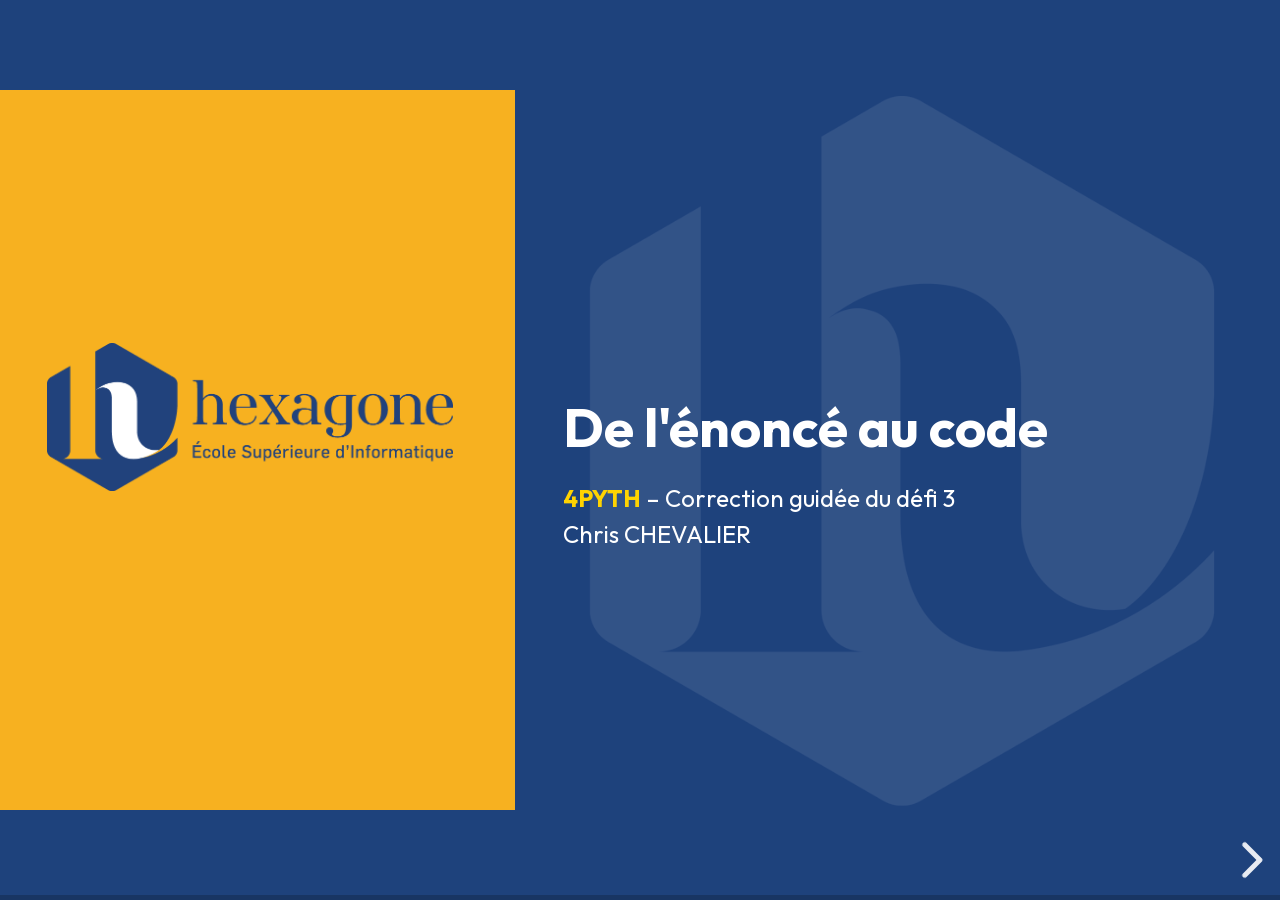
<file: cours/correction-defi-3.html>
<!doctype html>
<html lang="fr">
<head>
  <meta charset="utf-8">
  <meta name="viewport" content="width=device-width, initial-scale=1">
  <title>De l'énoncé au code – défi 3 – 4PYTH</title>
  <link rel="stylesheet" href="../assets/vendor/reveal/dist/reset.css">
  <link rel="stylesheet" href="../assets/vendor/reveal/dist/reveal.css">
  <link rel="stylesheet" href="../assets/css/hexagone.css">
</head>
<body data-pied="4PYTH – Langage Python · Correction guidée du défi 3">
<div class="reveal">
<div class="slides">

  <!-- ================================================================== -->
  <section data-layout="titre">
    <h1>De l'énoncé au code</h1>
    <div class="sous-titre">
      <span class="code-module">4PYTH</span> – Correction guidée du défi 3<br>
      Chris CHEVALIER
    </div>
    <aside class="notes">
      Même méthode que pour les défis 1 et 2 : un volontaire tape le code, la classe propose chaque étape à l'oral, je guide et je questionne.
      Nouveautés de ce défi : utiliser des modules (secrets, string), lever une exception et importer son propre fichier.
    </aside>
  </section>

  <!-- ================================================================== -->
  <section>
    <h2>Étape 1 – Comprendre l'énoncé</h2>
    <div class="corps">
      <table>
        <tr><th style="width: 220px;">Question</th><th>Réponse</th></tr>
        <tr><td><strong>Entrée</strong></td><td><code>length</code>, la longueur voulue (un entier, <code>16</code> par défaut)</td></tr>
        <tr><td><strong>Sortie</strong></td><td>une <strong>chaîne de caractères</strong> aléatoire de <code>length</code> caractères</td></tr>
        <tr><td><strong>Contraintes</strong></td><td>au moins une majuscule, une minuscule, un chiffre et un caractère spécial, <strong>à des positions variables</strong></td></tr>
        <tr><td><strong>Cas d'erreur</strong></td><td><code>length</code> inférieur à 12 : <strong>lever</strong> une <code>ValueError</code></td></tr>
        <tr><td><strong>Vérification</strong></td><td>1 000 mots de passe générés, tous validés par <code>check_password()</code> du défi 1</td></tr>
      </table>
    </div>
    <aside class="notes">
      Faire répondre la classe à chaque ligne du tableau avant de l'afficher.
      La sortie change à chaque exécution : on ne peut donc pas comparer à un résultat exact. C'est pour cela que l'énoncé demande la vérification par le défi 1.
    </aside>
  </section>

  <!-- ================================================================== -->
  <section>
    <h2>Étape 1 – Les outils à disposition</h2>
    <div class="corps">
      <div class="colonnes code-texte">
        <pre class="mini" data-titre="Terminal"><code class="language-python" data-trim>
&gt;&gt;&gt; import secrets
&gt;&gt;&gt; import string
&gt;&gt;&gt; string.ascii_uppercase
'ABCDEFGHIJKLMNOPQRSTUVWXYZ'
&gt;&gt;&gt; string.digits
'0123456789'
&gt;&gt;&gt; secrets.choice("ABC")
'B'
&gt;&gt;&gt; chars = ["a", "B", "7"]
&gt;&gt;&gt; secrets.SystemRandom().shuffle(chars)
&gt;&gt;&gt; "".join(chars)
'7aB'
        </code></pre>
        <ul class="dense">
          <li><a href="https://docs.python.org/fr/3/library/string.html#string-constants"><code>string</code></a> fournit les alphabets tout faits</li>
          <li><code>secrets.choice()</code> tire <strong>un</strong> caractère au hasard, de façon imprévisible</li>
          <li><code>shuffle()</code> mélange une <strong>liste</strong> sur place. Une chaîne ne se modifie pas, on travaille donc avec une liste</li>
          <li><code>"".join(liste)</code> recolle la liste en une chaîne</li>
        </ul>
      </div>
      <div class="encadre" style="margin-top: 14px;">
        Jamais <code>random</code> pour un secret. Il est <strong>prévisible</strong>. Qui connaît son état devine la suite. <code>secrets</code> est fait pour ça.
      </div>
    </div>
    <aside class="notes">
      Tester chaque outil dans le terminal Python avant de coder. Les valeurs tirées changeront à chaque essai : c'est le but.
    </aside>
  </section>

  <!-- ================================================================== -->
  <section>
    <h2>Étape 2 – Le plan en français</h2>
    <div class="corps">
      <pre data-titre="Pseudo-code" class="compact"><code class="language-plaintext" data-trim>
si la longueur est inférieure à 12 : lever une ValueError

préparer les 4 catégories : majuscules, minuscules, chiffres, spéciaux
créer une liste vide de caractères
pour chaque catégorie : tirer un caractère de cette catégorie
pour chaque caractère manquant : tirer un caractère parmi toutes les catégories
mélanger la liste
recoller la liste en une chaîne et la renvoyer
      </code></pre>
      <p class="petit">Tirer d'abord un caractère de chaque catégorie <strong>garantit</strong> les 4 règles. Le mélange final évite qu'elles soient toujours aux mêmes positions.</p>
    </div>
    <aside class="notes">
      Construire ce plan avec la classe. Demander : pourquoi ne pas tirer 16 caractères au hasard parmi tous ? Réponse : rien ne garantit alors un chiffre ou un caractère spécial.
    </aside>
  </section>

  <!-- ================================================================== -->
  <section>
    <h2>Étape 3a – Refuser une longueur trop courte</h2>
    <div class="corps">
      <div class="colonnes code-texte">
        <pre class="mini" data-titre="challenge3.py"><code class="language-python" data-trim>
import secrets
import string

from challenge1 import check_password, MIN_LENGTH


def generate_password(length=16):
    """Génère un mot de passe aléatoire robuste."""
    if length &lt; MIN_LENGTH:
        raise ValueError(f"longueur minimale : {MIN_LENGTH}")
    return ""
        </code></pre>
        <ul class="dense">
          <li>On <strong>réutilise</strong> la constante <code>MIN_LENGTH</code> du défi 1. La règle des 12 caractères n'est écrite qu'à un endroit</li>
          <li><code>raise</code> <strong>arrête</strong> la fonction et signale l'erreur à celui qui l'appelle</li>
          <li>Le <code>return ""</code> provisoire permet déjà d'exécuter et de tester</li>
        </ul>
      </div>
    </div>
    <aside class="notes">
      Si le défi 1 d'un étudiant n'a pas de constante MIN_LENGTH, il écrit MIN_LENGTH = 12 dans challenge3.py.
      Faire la différence entre print("erreur") et raise : avec print, la fonction continue et renvoie un mot de passe trop court.
    </aside>
  </section>

  <!-- ================================================================== -->
  <section>
    <h2>Étape 3b – Un caractère de chaque catégorie</h2>
    <div class="corps">
      <div class="colonnes code-texte">
        <pre data-titre="challenge3.py"><code class="language-python" data-trim>
SPECIALS = "!@#$%^&amp;*()-_=+[]{};:,.?/"


def generate_password(length=16):
    ...  # vérification de la longueur
    categories = [string.ascii_uppercase,
                  string.ascii_lowercase,
                  string.digits, SPECIALS]
    chars = []
    for category in categories:
        chars.append(secrets.choice(category))
    print(chars)       # ['K', 'q', '4', '#']
    return ""
        </code></pre>
        <ul class="dense">
          <li>Les caractères spéciaux sont <strong>choisis par nous</strong> et rangés dans une constante</li>
          <li>Une <strong>liste de catégories</strong> permet une boucle au lieu de quatre lignes presque identiques</li>
          <li>Le <code>print()</code> provisoire montre que l'étape fonctionne</li>
        </ul>
      </div>
    </div>
  </section>

  <!-- ================================================================== -->
  <section>
    <h2>Étape 3c – Compléter, mélanger, recoller</h2>
    <div class="corps">
      <div class="colonnes code-texte">
        <pre data-titre="challenge3.py (suite)"><code class="language-python" data-trim>
    all_chars = "".join(categories)
    for _ in range(length - len(chars)):
        chars.append(secrets.choice(all_chars))

    secrets.SystemRandom().shuffle(chars)
    return "".join(chars)
        </code></pre>
        <ul class="dense">
          <li><code>all_chars</code> réunit les 4 catégories en une seule chaîne</li>
          <li>Il manque <code>length - len(chars)</code> caractères, soit 12 pour une longueur de 16</li>
          <li><code>_</code> est le nom d'usage d'une variable de boucle dont on ne se sert pas</li>
          <li>Sans le mélange, le mot de passe commencerait <strong>toujours</strong> par une majuscule, une minuscule, un chiffre puis un spécial</li>
        </ul>
      </div>
    </div>
    <aside class="notes">
      Un attaquant qui connaît la structure fixe d'un mot de passe réduit d'autant son travail de brute force : d'où le mélange.
    </aside>
  </section>

  <!-- ================================================================== -->
  <section>
    <h2>Étape 4 – Tester avec les exemples</h2>
    <div class="corps">
      <pre data-titre="Tests" class="compact"><code class="language-python" data-trim>
print(generate_password())       # par exemple : 45h#O_$APXE[QLje
print(generate_password(24))     # par exemple : {U/7/lzny-b{MJb[-B1agCX(

try:
    generate_password(8)
except ValueError as error:
    print("Erreur :", error)     # Erreur : longueur minimale : 12
      </code></pre>
      <p class="petit">Le <code>try</code> / <code>except</code> sert seulement à afficher l'erreur sans arrêter le programme de test.</p>
    </div>
  </section>

  <!-- ================================================================== -->
  <section>
    <h2>Étape 4 – Vérifier 1 000 mots de passe</h2>
    <div class="corps">
      <div class="colonnes code-texte">
        <pre class="mini" data-titre="challenge3.py (suite)"><code class="language-python" data-trim>
invalid = 0
for _ in range(1000):
    valid, errors = check_password(generate_password())
    if not valid:
        invalid += 1
print("Mots de passe invalides sur 1000 :", invalid)
# Mots de passe invalides sur 1000 : 0
        </code></pre>
        <ul class="dense">
          <li><code>check_password()</code> renvoie un <strong>tuple</strong>, que l'on déballe en deux variables</li>
          <li>Un seul cas raté sur 1 000 suffirait à révéler un défaut. C'est l'intérêt de tester en grand nombre</li>
          <li><code>challenge1.py</code> doit être <strong>dans le même dossier</strong> que <code>challenge3.py</code></li>
        </ul>
      </div>
      <div class="encadre" style="margin-top: 14px;">
        Les tests de <code>challenge1.py</code> s'affichent à l'import ? Placez-les sous <code>if __name__ == "__main__":</code>. Ils ne s'exécuteront plus que si l'on lance ce fichier directement.
      </div>
    </div>
  </section>

  <!-- ================================================================== -->
  <section>
    <h2>Les pièges les plus fréquents</h2>
    <div class="corps">
      <table>
        <tr><th>Piège</th><th>Correction</th></tr>
        <tr><td><code>random</code> au lieu de <code>secrets</code></td><td>un secret doit être imprévisible. Utiliser <code>secrets</code></td></tr>
        <tr><td>16 caractères tirés parmi tous</td><td>rien ne garantit les 4 catégories. En tirer une de chaque d'abord</td></tr>
        <tr><td>pas de mélange</td><td>les 4 premiers caractères suivent toujours le même ordre</td></tr>
        <tr><td><code>print("erreur")</code> au lieu de <code>raise</code></td><td>la fonction continue. Lever une <code>ValueError</code></td></tr>
        <tr><td><code>ImportError</code> sur <code>challenge1</code></td><td>les deux fichiers doivent être dans le même dossier</td></tr>
      </table>
      <div class="encadre marine" style="margin-top: 18px;">
        Un bon programme <strong>réutilise</strong> ce qui existe : les modules de Python et son propre code, comme le défi 1.
      </div>
    </div>
  </section>

  <!-- ================================================================== -->
  <section data-layout="titre">
    <h1>Des questions ?</h1>
    <div class="sous-titre">
      Chris CHEVALIER<br>
      chris.chevalier@ecole-hexagone.com
    </div>
  </section>

</div>
</div>

<script src="../assets/vendor/reveal/dist/reveal.js"></script>
<script src="../assets/vendor/reveal/plugin/highlight/highlight.js"></script>
<script src="../assets/vendor/reveal/plugin/notes/notes.js"></script>
<script src="../assets/js/hexagone.js"></script>
</body>
</html>
</file>
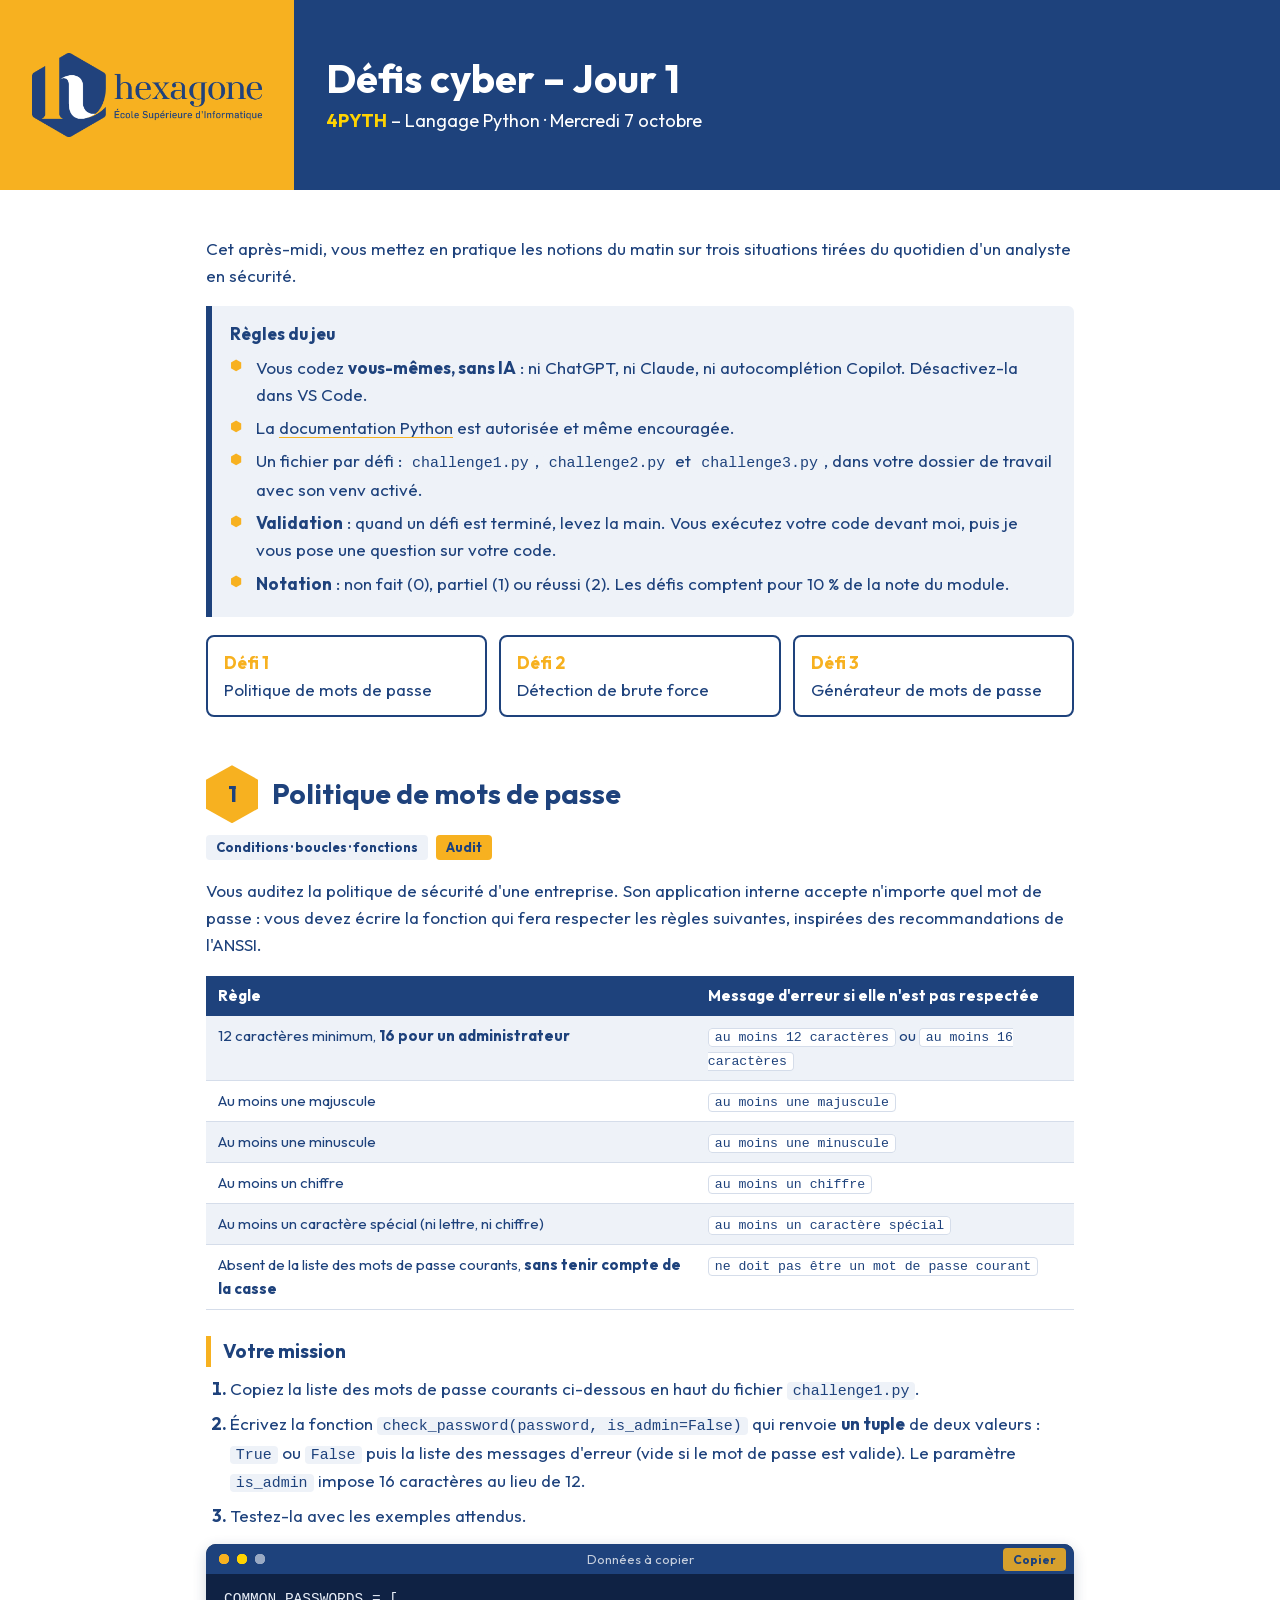
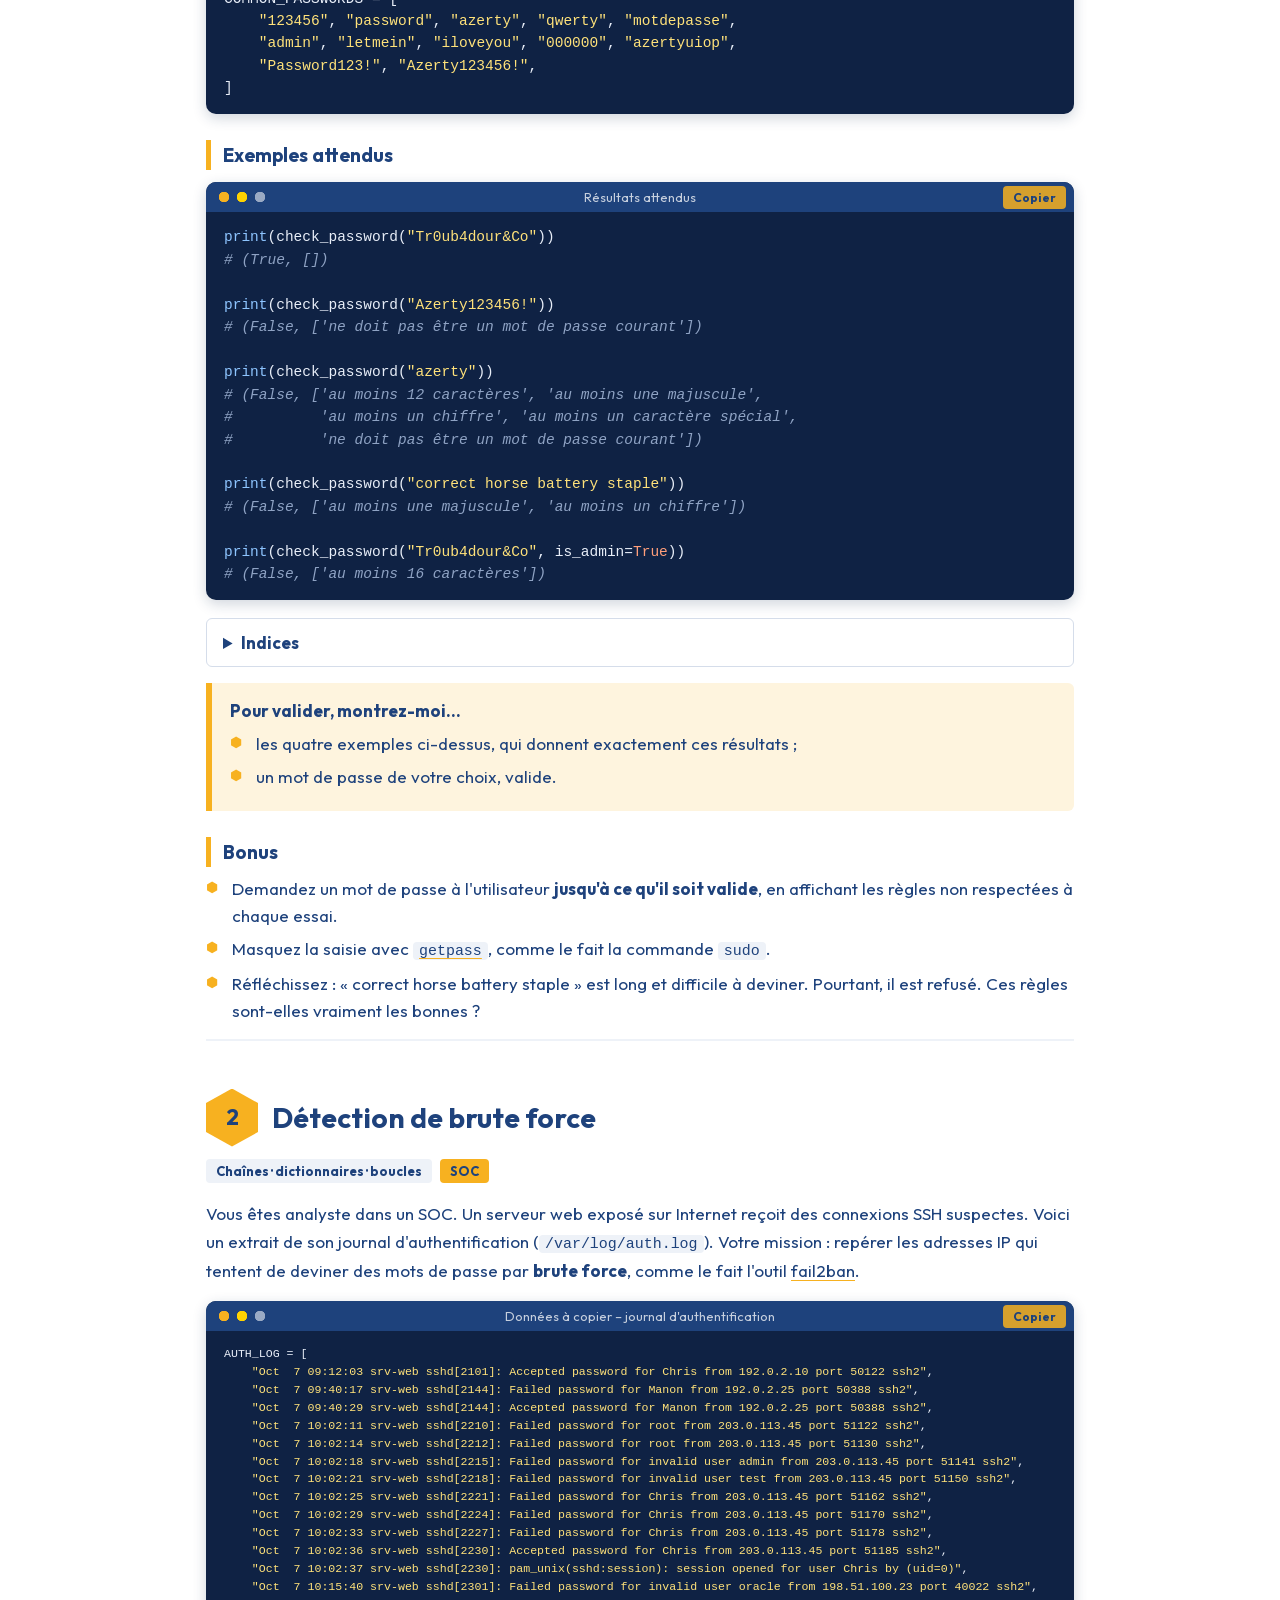
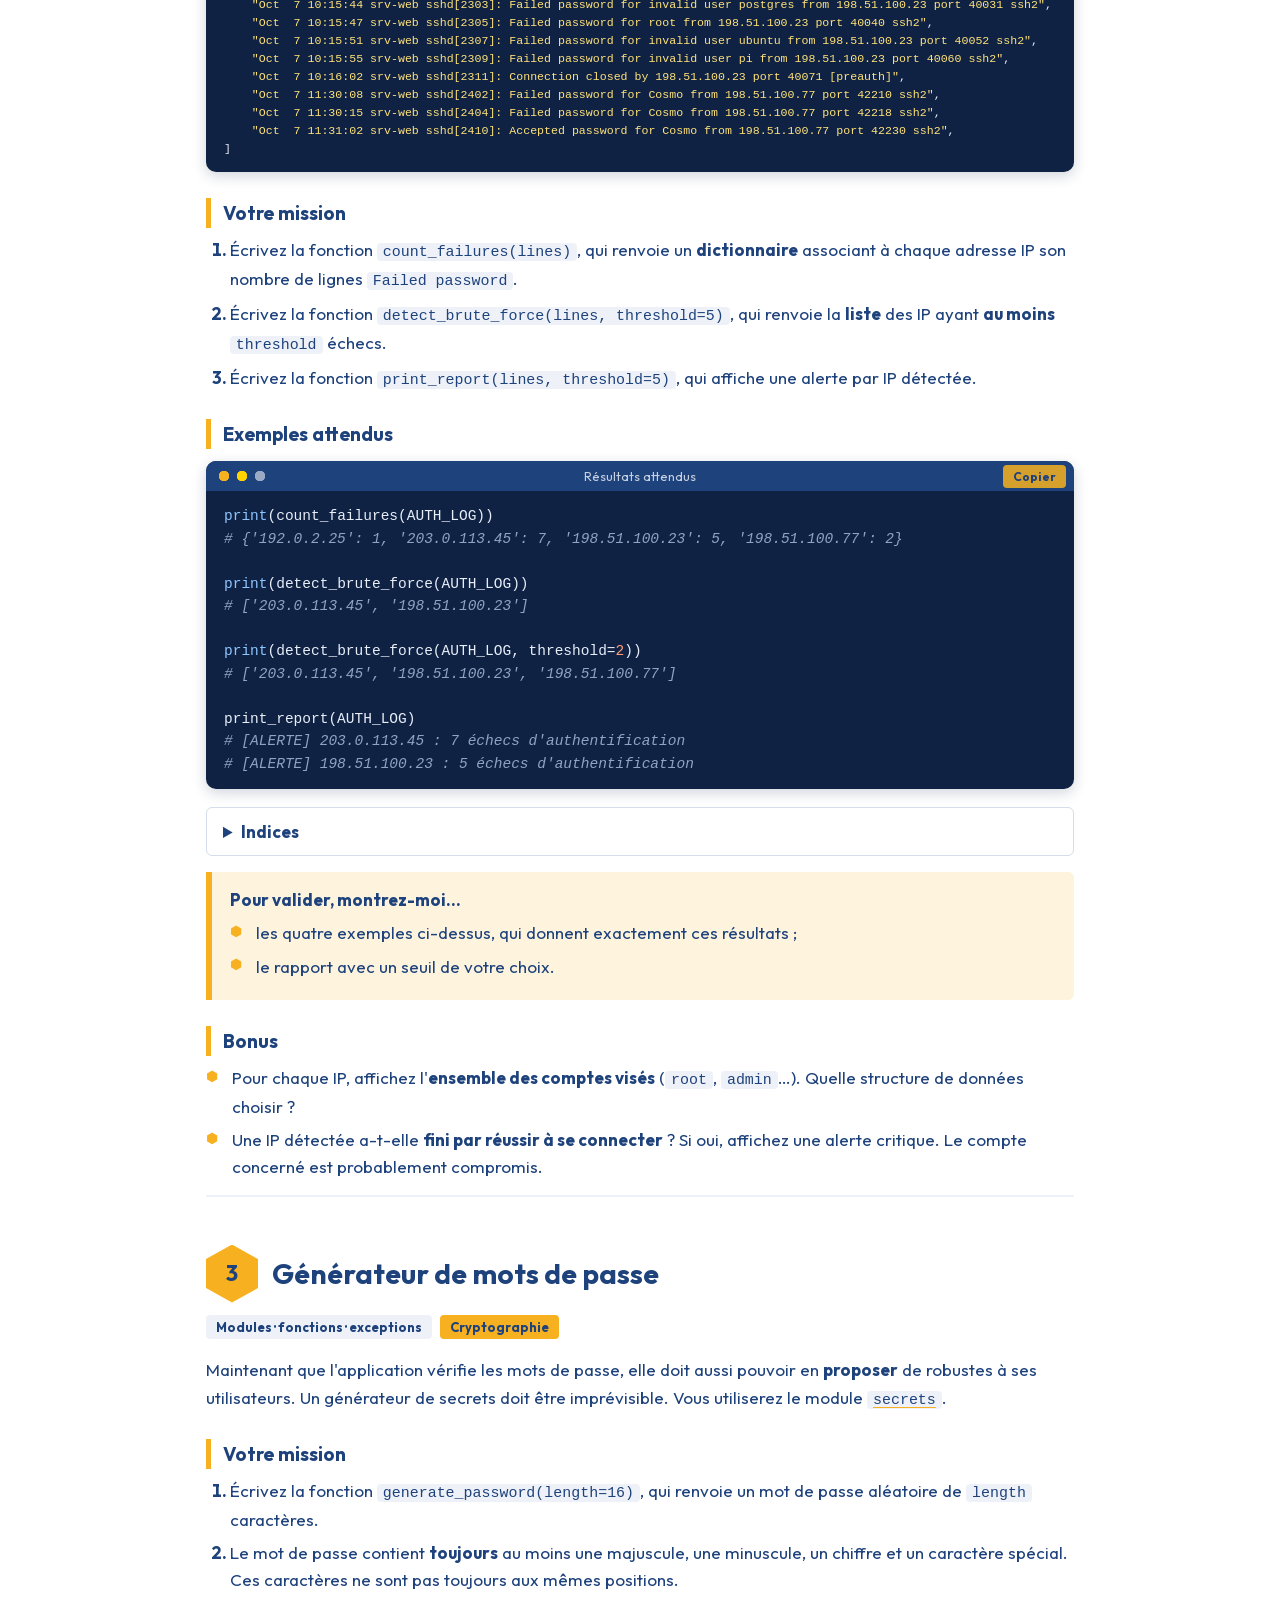
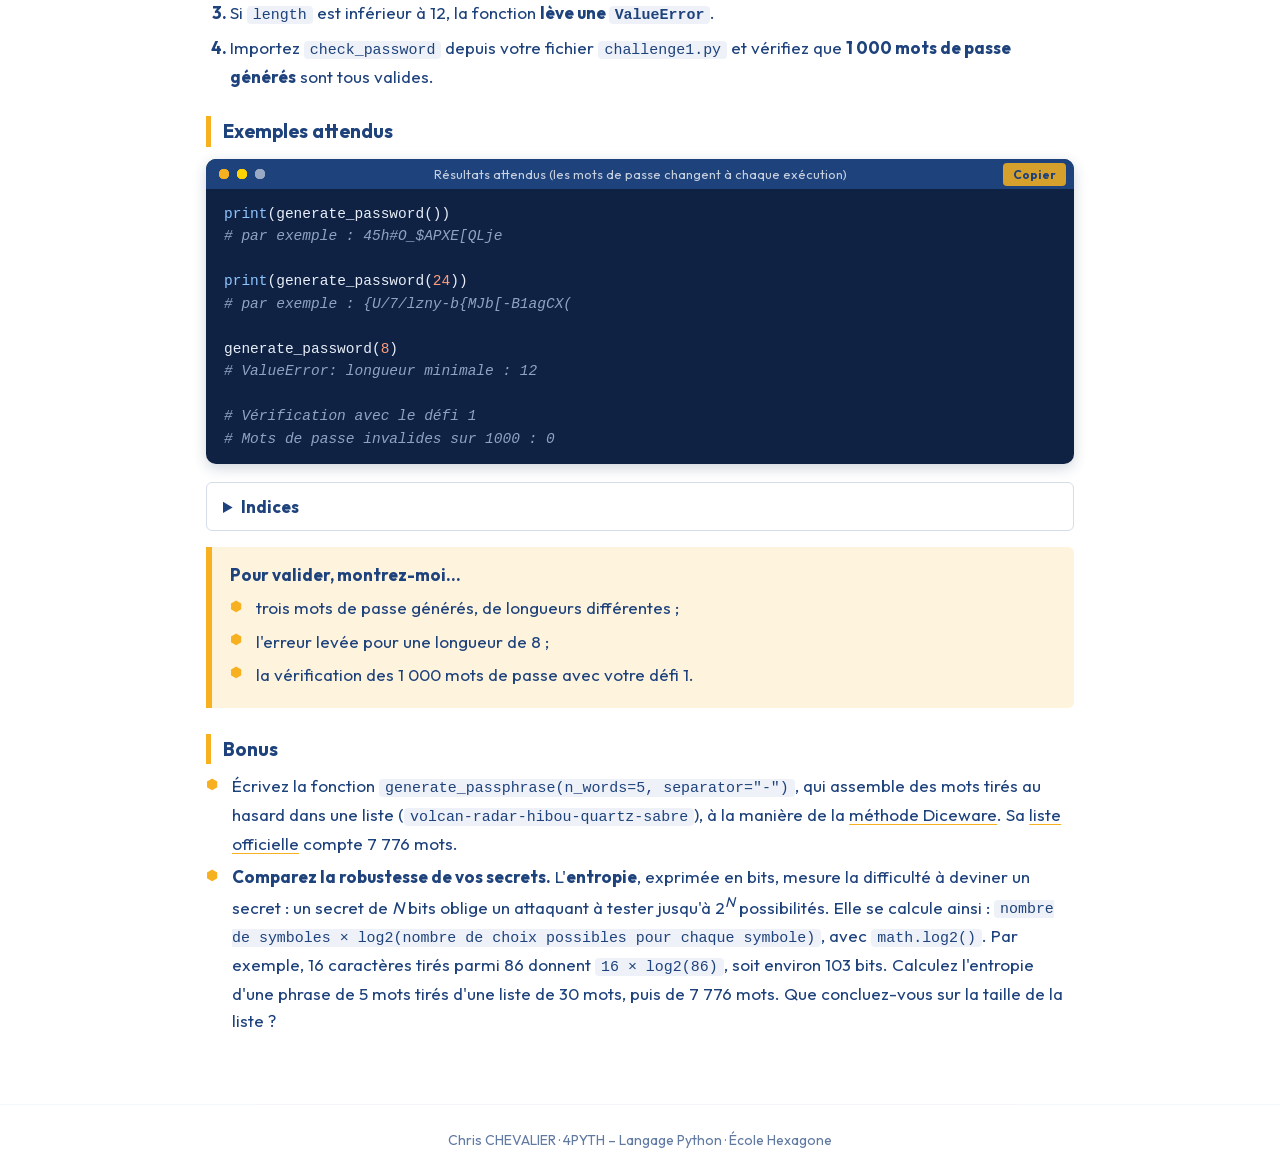
<file: defis/jour-1.html>
<!doctype html>
<html lang="fr">
<head>
  <meta charset="utf-8">
  <meta name="viewport" content="width=device-width, initial-scale=1">
  <title>Défis cyber – Jour 1 – 4PYTH</title>
  <link rel="stylesheet" href="../assets/css/enonce.css">
</head>
<body>

<header class="entete">
  <div class="panneau"><img src="../assets/charte/logo-hexagone.png" alt="École Hexagone"></div>
  <div class="titre">
    <h1>Défis cyber – Jour 1</h1>
    <p><span class="code-module">4PYTH</span> – Langage Python · Mercredi 7 octobre</p>
  </div>
</header>

<main>

  <p>
    Cet après-midi, vous mettez en pratique les notions du matin sur trois situations tirées du quotidien
    d'un analyste en sécurité.
  </p>

  <div class="encadre marine">
    <span class="intitule">Règles du jeu</span>
    <ul>
      <li>Vous codez <strong>vous-mêmes, sans IA</strong> : ni ChatGPT, ni Claude, ni autocomplétion Copilot. Désactivez-la dans VS Code.</li>
      <li>La <a href="https://docs.python.org/fr/3/" target="_blank">documentation Python</a> est autorisée et même encouragée.</li>
      <li>Un fichier par défi : <code>challenge1.py</code>, <code>challenge2.py</code> et <code>challenge3.py</code>, dans votre dossier de travail avec son venv activé.</li>
      <li><strong>Validation</strong> : quand un défi est terminé, levez la main. Vous exécutez votre code devant moi, puis je vous pose une question sur votre code.</li>
      <li><strong>Notation</strong> : non fait (0), partiel (1) ou réussi (2). Les défis comptent pour 10 % de la note du module.</li>
    </ul>
  </div>

  <nav class="sommaire">
    <a href="#defi-1"><span class="n">Défi 1</span><br>Politique de mots de passe</a>
    <a href="#defi-2"><span class="n">Défi 2</span><br>Détection de brute force</a>
    <a href="#defi-3"><span class="n">Défi 3</span><br>Générateur de mots de passe</a>
  </nav>

  <!-- ================================================================== -->
  <section class="defi" id="defi-1">
    <h2><span class="num">1</span> Politique de mots de passe</h2>
    <div class="meta"><span class="etiquette clair">Conditions · boucles · fonctions</span><span class="etiquette ambre">Audit</span></div>

    <p>
      Vous auditez la politique de sécurité d'une entreprise. Son application interne accepte n'importe quel mot de passe :
      vous devez écrire la fonction qui fera respecter les règles suivantes, inspirées des recommandations de l'ANSSI.
    </p>

    <table>
      <tr><th>Règle</th><th>Message d'erreur si elle n'est pas respectée</th></tr>
      <tr><td>12 caractères minimum, <strong>16 pour un administrateur</strong></td><td><code>au moins 12 caractères</code> ou <code>au moins 16 caractères</code></td></tr>
      <tr><td>Au moins une majuscule</td><td><code>au moins une majuscule</code></td></tr>
      <tr><td>Au moins une minuscule</td><td><code>au moins une minuscule</code></td></tr>
      <tr><td>Au moins un chiffre</td><td><code>au moins un chiffre</code></td></tr>
      <tr><td>Au moins un caractère spécial (ni lettre, ni chiffre)</td><td><code>au moins un caractère spécial</code></td></tr>
      <tr><td>Absent de la liste des mots de passe courants, <strong>sans tenir compte de la casse</strong></td><td><code>ne doit pas être un mot de passe courant</code></td></tr>
    </table>

    <h3>Votre mission</h3>
    <ol>
      <li>Copiez la liste des mots de passe courants ci-dessous en haut du fichier <code>challenge1.py</code>.</li>
      <li>Écrivez la fonction <code>check_password(password, is_admin=False)</code> qui renvoie <strong>un tuple</strong> de deux valeurs :
        <code>True</code> ou <code>False</code> puis la liste des messages d'erreur (vide si le mot de passe est valide).
        Le paramètre <code>is_admin</code> impose 16 caractères au lieu de 12.</li>
      <li>Testez-la avec les exemples attendus.</li>
    </ol>

    <pre data-titre="Données à copier"><code class="language-python">
      COMMON_PASSWORDS = [
          "123456", "password", "azerty", "qwerty", "motdepasse",
          "admin", "letmein", "iloveyou", "000000", "azertyuiop",
          "Password123!", "Azerty123456!",
      ]
    </code></pre>

    <h3>Exemples attendus</h3>
    <pre data-titre="Résultats attendus"><code class="language-python">
      print(check_password("Tr0ub4dour&amp;Co"))
      # (True, [])

      print(check_password("Azerty123456!"))
      # (False, ['ne doit pas être un mot de passe courant'])

      print(check_password("azerty"))
      # (False, ['au moins 12 caractères', 'au moins une majuscule',
      #          'au moins un chiffre', 'au moins un caractère spécial',
      #          'ne doit pas être un mot de passe courant'])

      print(check_password("correct horse battery staple"))
      # (False, ['au moins une majuscule', 'au moins un chiffre'])

      print(check_password("Tr0ub4dour&amp;Co", is_admin=True))
      # (False, ['au moins 16 caractères'])
    </code></pre>

    <details>
      <summary>Indices</summary>
      <ul>
        <li>Une chaîne se parcourt caractère par caractère avec une boucle <code>for</code>.</li>
        <li>Cherchez dans la documentation les <a href="https://docs.python.org/fr/3/library/stdtypes.html#string-methods" target="_blank">méthodes de chaîne</a>
          <code>isupper()</code>, <code>islower()</code>, <code>isdigit()</code> et <code>isalnum()</code>.</li>
        <li>Pour ignorer la casse, comparez tout en minuscules.</li>
      </ul>
    </details>

    <div class="encadre">
      <span class="intitule">Pour valider, montrez-moi…</span>
      <ul>
        <li>les quatre exemples ci-dessus, qui donnent exactement ces résultats ;</li>
        <li>un mot de passe de votre choix, valide.</li>
      </ul>
    </div>

    <h3>Bonus</h3>
    <ul>
      <li>Demandez un mot de passe à l'utilisateur <strong>jusqu'à ce qu'il soit valide</strong>, en affichant les règles non respectées à chaque essai.</li>
      <li>Masquez la saisie avec <a href="https://docs.python.org/fr/3/library/getpass.html" target="_blank"><code>getpass</code></a>, comme le fait la commande <code>sudo</code>.</li>
      <li>Réfléchissez : « correct horse battery staple » est long et difficile à deviner. Pourtant, il est refusé. Ces règles sont-elles vraiment les bonnes ?</li>
    </ul>
  </section>

  <!-- ================================================================== -->
  <section class="defi" id="defi-2">
    <h2><span class="num">2</span> Détection de brute force</h2>
    <div class="meta"><span class="etiquette clair">Chaînes · dictionnaires · boucles</span><span class="etiquette ambre">SOC</span></div>

    <p>
      Vous êtes analyste dans un SOC. Un serveur web exposé sur Internet reçoit des connexions SSH suspectes.
      Voici un extrait de son journal d'authentification (<code>/var/log/auth.log</code>). Votre mission :
      repérer les adresses IP qui tentent de deviner des mots de passe par <strong>brute force</strong>,
      comme le fait l'outil <a href="https://github.com/fail2ban/fail2ban" target="_blank">fail2ban</a>.
    </p>

    <pre class="donnees" data-titre="Données à copier – journal d'authentification"><code class="language-python">
      AUTH_LOG = [
          "Oct  7 09:12:03 srv-web sshd[2101]: Accepted password for Chris from 192.0.2.10 port 50122 ssh2",
          "Oct  7 09:40:17 srv-web sshd[2144]: Failed password for Manon from 192.0.2.25 port 50388 ssh2",
          "Oct  7 09:40:29 srv-web sshd[2144]: Accepted password for Manon from 192.0.2.25 port 50388 ssh2",
          "Oct  7 10:02:11 srv-web sshd[2210]: Failed password for root from 203.0.113.45 port 51122 ssh2",
          "Oct  7 10:02:14 srv-web sshd[2212]: Failed password for root from 203.0.113.45 port 51130 ssh2",
          "Oct  7 10:02:18 srv-web sshd[2215]: Failed password for invalid user admin from 203.0.113.45 port 51141 ssh2",
          "Oct  7 10:02:21 srv-web sshd[2218]: Failed password for invalid user test from 203.0.113.45 port 51150 ssh2",
          "Oct  7 10:02:25 srv-web sshd[2221]: Failed password for Chris from 203.0.113.45 port 51162 ssh2",
          "Oct  7 10:02:29 srv-web sshd[2224]: Failed password for Chris from 203.0.113.45 port 51170 ssh2",
          "Oct  7 10:02:33 srv-web sshd[2227]: Failed password for Chris from 203.0.113.45 port 51178 ssh2",
          "Oct  7 10:02:36 srv-web sshd[2230]: Accepted password for Chris from 203.0.113.45 port 51185 ssh2",
          "Oct  7 10:02:37 srv-web sshd[2230]: pam_unix(sshd:session): session opened for user Chris by (uid=0)",
          "Oct  7 10:15:40 srv-web sshd[2301]: Failed password for invalid user oracle from 198.51.100.23 port 40022 ssh2",
          "Oct  7 10:15:44 srv-web sshd[2303]: Failed password for invalid user postgres from 198.51.100.23 port 40031 ssh2",
          "Oct  7 10:15:47 srv-web sshd[2305]: Failed password for root from 198.51.100.23 port 40040 ssh2",
          "Oct  7 10:15:51 srv-web sshd[2307]: Failed password for invalid user ubuntu from 198.51.100.23 port 40052 ssh2",
          "Oct  7 10:15:55 srv-web sshd[2309]: Failed password for invalid user pi from 198.51.100.23 port 40060 ssh2",
          "Oct  7 10:16:02 srv-web sshd[2311]: Connection closed by 198.51.100.23 port 40071 [preauth]",
          "Oct  7 11:30:08 srv-web sshd[2402]: Failed password for Cosmo from 198.51.100.77 port 42210 ssh2",
          "Oct  7 11:30:15 srv-web sshd[2404]: Failed password for Cosmo from 198.51.100.77 port 42218 ssh2",
          "Oct  7 11:31:02 srv-web sshd[2410]: Accepted password for Cosmo from 198.51.100.77 port 42230 ssh2",
      ]
    </code></pre>

    <h3>Votre mission</h3>
    <ol>
      <li>Écrivez la fonction <code>count_failures(lines)</code>, qui renvoie un <strong>dictionnaire</strong> associant à chaque adresse IP son nombre de lignes <code>Failed password</code>.</li>
      <li>Écrivez la fonction <code>detect_brute_force(lines, threshold=5)</code>, qui renvoie la <strong>liste</strong> des IP ayant <strong>au moins</strong> <code>threshold</code> échecs.</li>
      <li>Écrivez la fonction <code>print_report(lines, threshold=5)</code>, qui affiche une alerte par IP détectée.</li>
    </ol>

    <h3>Exemples attendus</h3>
    <pre data-titre="Résultats attendus"><code class="language-python">
      print(count_failures(AUTH_LOG))
      # {'192.0.2.25': 1, '203.0.113.45': 7, '198.51.100.23': 5, '198.51.100.77': 2}

      print(detect_brute_force(AUTH_LOG))
      # ['203.0.113.45', '198.51.100.23']

      print(detect_brute_force(AUTH_LOG, threshold=2))
      # ['203.0.113.45', '198.51.100.23', '198.51.100.77']

      print_report(AUTH_LOG)
      # [ALERTE] 203.0.113.45 : 7 échecs d'authentification
      # [ALERTE] 198.51.100.23 : 5 échecs d'authentification
    </code></pre>

    <details>
      <summary>Indices</summary>
      <ul>
        <li>Attention : toutes les lignes n'ont pas le même nombre de mots. L'adresse IP est toujours <strong>la chaîne de caractères qui suit <code>from</code></strong>.</li>
        <li>La méthode de liste <a href="https://docs.python.org/fr/3/tutorial/datastructures.html#more-on-lists" target="_blank"><code>index()</code></a> donne la position d'un élément : <code>words.index("from")</code>.</li>
        <li>Pour compter, la méthode <code>get()</code> des dictionnaires renvoie une valeur par défaut quand la clé n'existe pas encore.</li>
      </ul>
    </details>

    <div class="encadre">
      <span class="intitule">Pour valider, montrez-moi…</span>
      <ul>
        <li>les quatre exemples ci-dessus, qui donnent exactement ces résultats ;</li>
        <li>le rapport avec un seuil de votre choix.</li>
      </ul>
    </div>

    <h3>Bonus</h3>
    <ul>
      <li>Pour chaque IP, affichez l'<strong>ensemble des comptes visés</strong> (<code>root</code>, <code>admin</code>…). Quelle structure de données choisir ?</li>
      <li>Une IP détectée a-t-elle <strong>fini par réussir à se connecter</strong> ? Si oui, affichez une alerte critique. Le compte concerné est probablement compromis.</li>
    </ul>
  </section>

  <!-- ================================================================== -->
  <section class="defi" id="defi-3">
    <h2><span class="num">3</span> Générateur de mots de passe</h2>
    <div class="meta"><span class="etiquette clair">Modules · fonctions · exceptions</span><span class="etiquette ambre">Cryptographie</span></div>

    <p>
      Maintenant que l'application vérifie les mots de passe, elle doit aussi pouvoir en <strong>proposer</strong> de robustes
      à ses utilisateurs. Un générateur de secrets doit être imprévisible. Vous utiliserez le module
      <a href="https://docs.python.org/fr/3/library/secrets.html" target="_blank"><code>secrets</code></a>.
    </p>

    <h3>Votre mission</h3>
    <ol>
      <li>Écrivez la fonction <code>generate_password(length=16)</code>, qui renvoie un mot de passe aléatoire de <code>length</code> caractères.</li>
      <li>Le mot de passe contient <strong>toujours</strong> au moins une majuscule, une minuscule, un chiffre et un caractère spécial.
        Ces caractères ne sont pas toujours aux mêmes positions.</li>
      <li>Si <code>length</code> est inférieur à 12, la fonction <strong>lève une <code>ValueError</code></strong>.</li>
      <li>Importez <code>check_password</code> depuis votre fichier <code>challenge1.py</code> et vérifiez que <strong>1 000 mots de passe générés</strong> sont tous valides.</li>
    </ol>

    <h3>Exemples attendus</h3>
    <pre data-titre="Résultats attendus (les mots de passe changent à chaque exécution)"><code class="language-python">
      print(generate_password())
      # par exemple : 45h#O_$APXE[QLje

      print(generate_password(24))
      # par exemple : {U/7/lzny-b{MJb[-B1agCX(

      generate_password(8)
      # ValueError: longueur minimale : 12

      # Vérification avec le défi 1
      # Mots de passe invalides sur 1000 : 0
    </code></pre>

    <details>
      <summary>Indices</summary>
      <ul>
        <li>Le module <a href="https://docs.python.org/fr/3/library/string.html#string-constants" target="_blank"><code>string</code></a> fournit
          <code>string.ascii_uppercase</code>, <code>string.ascii_lowercase</code> et <code>string.digits</code>. Choisissez vous-même vos caractères spéciaux.</li>
        <li><code>secrets.choice(sequence)</code> tire un élément au hasard. Commencez par un caractère de chaque catégorie, puis complétez.</li>
        <li>Pour mélanger une liste de manière sûre : <code>secrets.SystemRandom().shuffle(liste)</code>. Pour recoller une liste de caractères : <code>"".join(liste)</code>.</li>
        <li><code>from challenge1 import check_password</code> fonctionne si les deux fichiers sont dans le même dossier.</li>
      </ul>
    </details>

    <div class="encadre">
      <span class="intitule">Pour valider, montrez-moi…</span>
      <ul>
        <li>trois mots de passe générés, de longueurs différentes ;</li>
        <li>l'erreur levée pour une longueur de 8 ;</li>
        <li>la vérification des 1 000 mots de passe avec votre défi 1.</li>
      </ul>
    </div>

    <h3>Bonus</h3>
    <ul>
      <li>Écrivez la fonction <code>generate_passphrase(n_words=5, separator="-")</code>, qui assemble des mots tirés au hasard dans une liste
        (<code>volcan-radar-hibou-quartz-sabre</code>), à la manière de la <a href="https://theworld.com/~reinhold/diceware.html" target="_blank">méthode Diceware</a>.
        Sa <a href="https://theworld.com/~reinhold/diceware.wordlist.asc" target="_blank">liste officielle</a> compte 7 776 mots.</li>
      <li><strong>Comparez la robustesse de vos secrets.</strong> L'<strong>entropie</strong>, exprimée en bits, mesure la difficulté à deviner un secret :
        un secret de <em>N</em> bits oblige un attaquant à tester jusqu'à 2<sup><em>N</em></sup> possibilités. Elle se calcule ainsi :
        <code>nombre de symboles × log2(nombre de choix possibles pour chaque symbole)</code>, avec <code>math.log2()</code>.
        Par exemple, 16 caractères tirés parmi 86 donnent <code>16 × log2(86)</code>, soit environ 103 bits.
        Calculez l'entropie d'une phrase de 5 mots tirés d'une liste de 30 mots, puis de 7 776 mots. Que concluez-vous sur la taille de la liste ?</li>
    </ul>
  </section>

</main>

<footer class="pied">Chris CHEVALIER · 4PYTH – Langage Python · École Hexagone</footer>

<script src="../assets/vendor/reveal/plugin/highlight/highlight.js"></script>
<script src="../assets/js/enonce.js"></script>
</body>
</html>
</file>
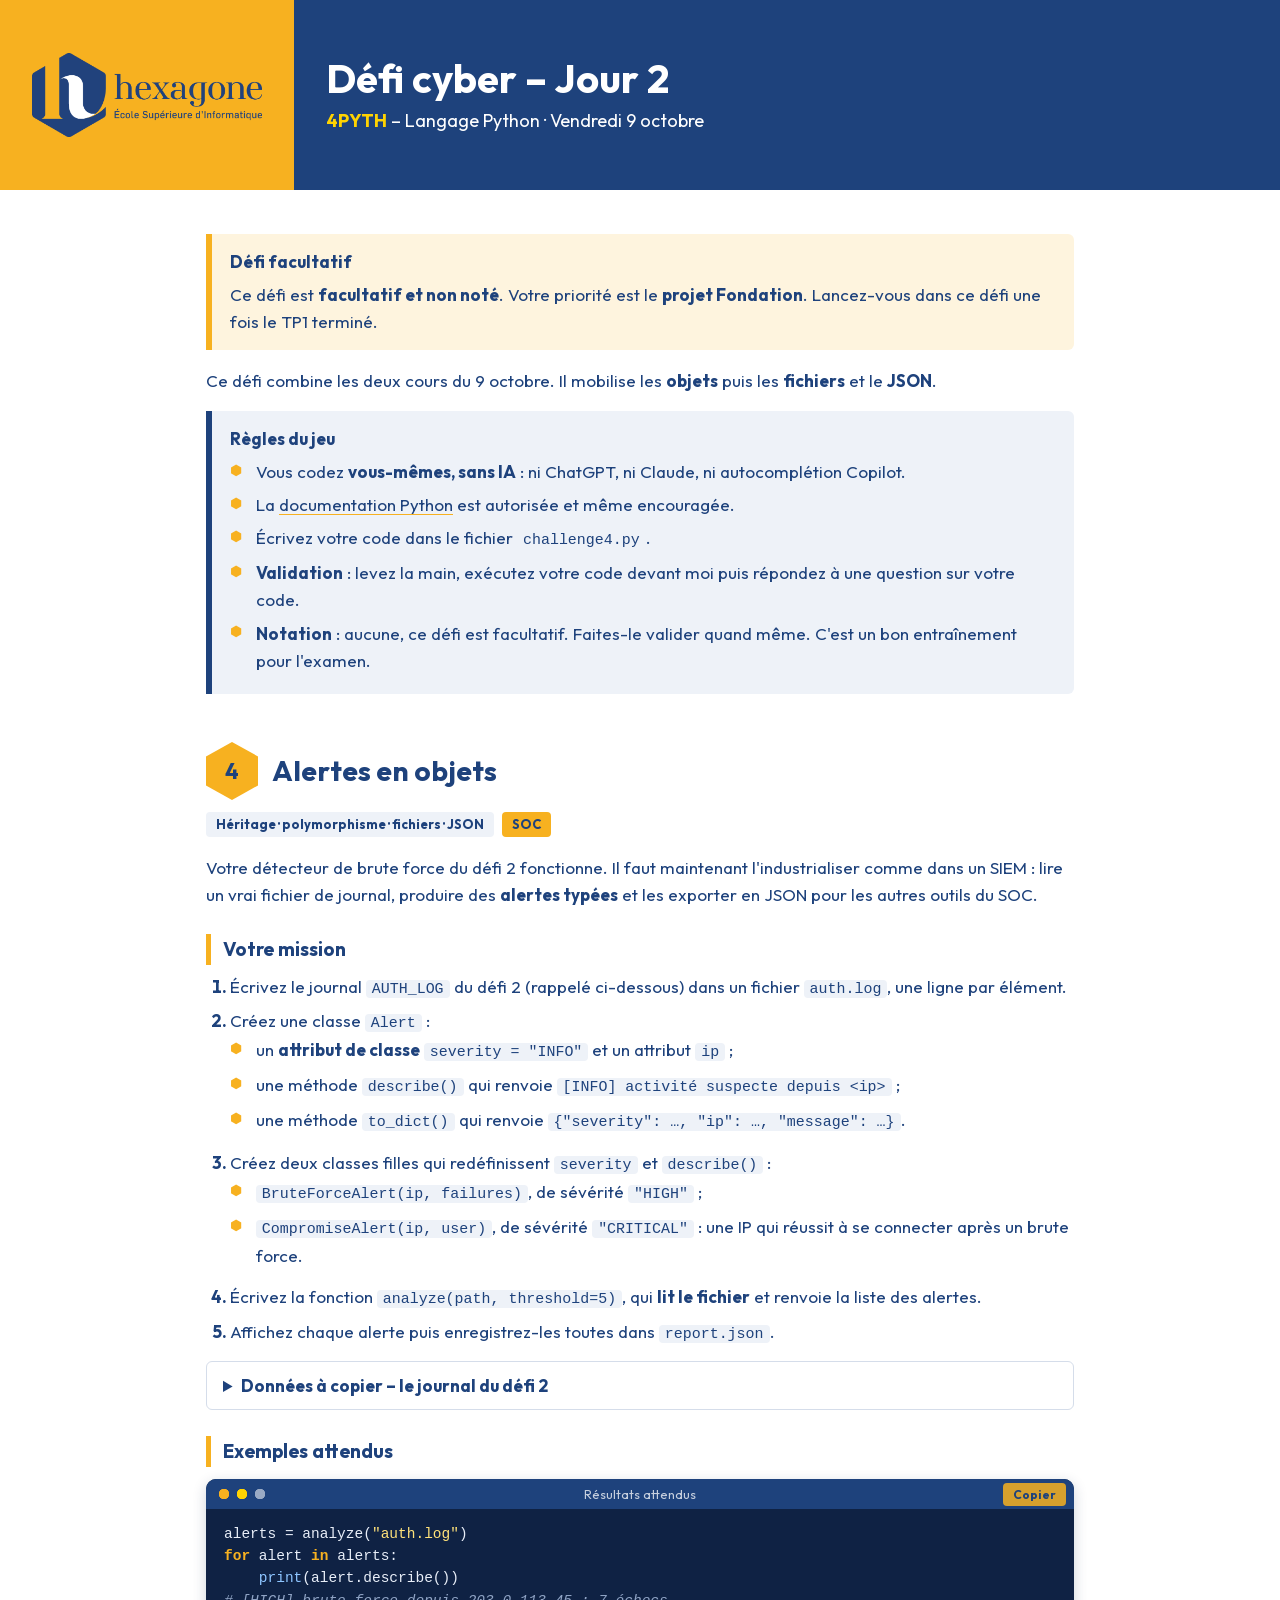
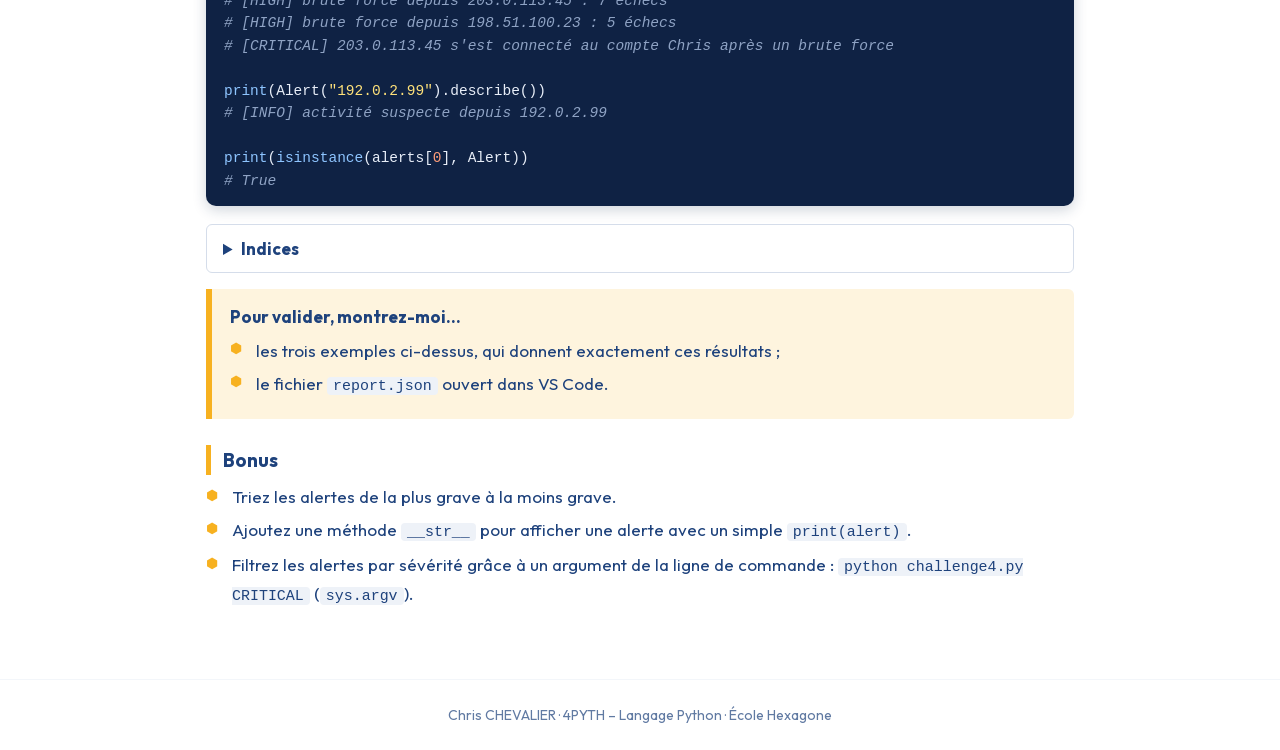
<file: defis/jour-2.html>
<!doctype html>
<html lang="fr">
<head>
  <meta charset="utf-8">
  <meta name="viewport" content="width=device-width, initial-scale=1">
  <title>Défi cyber – Jour 2 – 4PYTH</title>
  <link rel="stylesheet" href="../assets/css/enonce.css">
</head>
<body>

<header class="entete">
  <div class="panneau"><img src="../assets/charte/logo-hexagone.png" alt="École Hexagone"></div>
  <div class="titre">
    <h1>Défi cyber – Jour 2</h1>
    <p><span class="code-module">4PYTH</span> – Langage Python · Vendredi 9 octobre</p>
  </div>
</header>

<main>

  <div class="encadre">
    <span class="intitule">Défi facultatif</span>
    Ce défi est <strong>facultatif et non noté</strong>. Votre priorité est le <strong>projet Fondation</strong>.
    Lancez-vous dans ce défi une fois le TP1 terminé.
  </div>

  <p>
    Ce défi combine les deux cours du 9 octobre. Il mobilise les <strong>objets</strong> puis les <strong>fichiers</strong> et le <strong>JSON</strong>.
  </p>

  <div class="encadre marine">
    <span class="intitule">Règles du jeu</span>
    <ul>
      <li>Vous codez <strong>vous-mêmes, sans IA</strong> : ni ChatGPT, ni Claude, ni autocomplétion Copilot.</li>
      <li>La <a href="https://docs.python.org/fr/3/" target="_blank">documentation Python</a> est autorisée et même encouragée.</li>
      <li>Écrivez votre code dans le fichier <code>challenge4.py</code>.</li>
      <li><strong>Validation</strong> : levez la main, exécutez votre code devant moi puis répondez à une question sur votre code.</li>
      <li><strong>Notation</strong> : aucune, ce défi est facultatif. Faites-le valider quand même. C'est un bon entraînement pour l'examen.</li>
    </ul>
  </div>


  <!-- ================================================================== -->
  <section class="defi" id="defi-4">
    <h2><span class="num">4</span> Alertes en objets</h2>
    <div class="meta"><span class="etiquette clair">Héritage · polymorphisme · fichiers · JSON</span><span class="etiquette ambre">SOC</span></div>

    <p>
      Votre détecteur de brute force du défi 2 fonctionne. Il faut maintenant l'industrialiser comme dans un SIEM : lire un
      vrai fichier de journal, produire des <strong>alertes typées</strong> et les exporter en JSON pour les autres outils du SOC.
    </p>

    <h3>Votre mission</h3>
    <ol>
      <li>Écrivez le journal <code>AUTH_LOG</code> du défi 2 (rappelé ci-dessous) dans un fichier <code>auth.log</code>, une ligne par élément.</li>
      <li>Créez une classe <code>Alert</code> :
        <ul>
          <li>un <strong>attribut de classe</strong> <code>severity = "INFO"</code> et un attribut <code>ip</code> ;</li>
          <li>une méthode <code>describe()</code> qui renvoie <code>[INFO] activité suspecte depuis &lt;ip&gt;</code> ;</li>
          <li>une méthode <code>to_dict()</code> qui renvoie <code>{"severity": …, "ip": …, "message": …}</code>.</li>
        </ul>
      </li>
      <li>Créez deux classes filles qui redéfinissent <code>severity</code> et <code>describe()</code> :
        <ul>
          <li><code>BruteForceAlert(ip, failures)</code>, de sévérité <code>"HIGH"</code> ;</li>
          <li><code>CompromiseAlert(ip, user)</code>, de sévérité <code>"CRITICAL"</code> : une IP qui réussit à se connecter après un brute force.</li>
        </ul>
      </li>
      <li>Écrivez la fonction <code>analyze(path, threshold=5)</code>, qui <strong>lit le fichier</strong> et renvoie la liste des alertes.</li>
      <li>Affichez chaque alerte puis enregistrez-les toutes dans <code>report.json</code>.</li>
    </ol>

    <details>
      <summary>Données à copier – le journal du défi 2</summary>
      <pre class="donnees" data-titre="Données à copier – journal d'authentification"><code class="language-python">
        AUTH_LOG = [
            "Oct  7 09:12:03 srv-web sshd[2101]: Accepted password for Chris from 192.0.2.10 port 50122 ssh2",
            "Oct  7 09:40:17 srv-web sshd[2144]: Failed password for Manon from 192.0.2.25 port 50388 ssh2",
            "Oct  7 09:40:29 srv-web sshd[2144]: Accepted password for Manon from 192.0.2.25 port 50388 ssh2",
            "Oct  7 10:02:11 srv-web sshd[2210]: Failed password for root from 203.0.113.45 port 51122 ssh2",
            "Oct  7 10:02:14 srv-web sshd[2212]: Failed password for root from 203.0.113.45 port 51130 ssh2",
            "Oct  7 10:02:18 srv-web sshd[2215]: Failed password for invalid user admin from 203.0.113.45 port 51141 ssh2",
            "Oct  7 10:02:21 srv-web sshd[2218]: Failed password for invalid user test from 203.0.113.45 port 51150 ssh2",
            "Oct  7 10:02:25 srv-web sshd[2221]: Failed password for Chris from 203.0.113.45 port 51162 ssh2",
            "Oct  7 10:02:29 srv-web sshd[2224]: Failed password for Chris from 203.0.113.45 port 51170 ssh2",
            "Oct  7 10:02:33 srv-web sshd[2227]: Failed password for Chris from 203.0.113.45 port 51178 ssh2",
            "Oct  7 10:02:36 srv-web sshd[2230]: Accepted password for Chris from 203.0.113.45 port 51185 ssh2",
            "Oct  7 10:02:37 srv-web sshd[2230]: pam_unix(sshd:session): session opened for user Chris by (uid=0)",
            "Oct  7 10:15:40 srv-web sshd[2301]: Failed password for invalid user oracle from 198.51.100.23 port 40022 ssh2",
            "Oct  7 10:15:44 srv-web sshd[2303]: Failed password for invalid user postgres from 198.51.100.23 port 40031 ssh2",
            "Oct  7 10:15:47 srv-web sshd[2305]: Failed password for root from 198.51.100.23 port 40040 ssh2",
            "Oct  7 10:15:51 srv-web sshd[2307]: Failed password for invalid user ubuntu from 198.51.100.23 port 40052 ssh2",
            "Oct  7 10:15:55 srv-web sshd[2309]: Failed password for invalid user pi from 198.51.100.23 port 40060 ssh2",
            "Oct  7 10:16:02 srv-web sshd[2311]: Connection closed by 198.51.100.23 port 40071 [preauth]",
            "Oct  7 11:30:08 srv-web sshd[2402]: Failed password for Cosmo from 198.51.100.77 port 42210 ssh2",
            "Oct  7 11:30:15 srv-web sshd[2404]: Failed password for Cosmo from 198.51.100.77 port 42218 ssh2",
            "Oct  7 11:31:02 srv-web sshd[2410]: Accepted password for Cosmo from 198.51.100.77 port 42230 ssh2",
        ]
      </code></pre>
    </details>

    <h3>Exemples attendus</h3>
    <pre data-titre="Résultats attendus"><code class="language-python">
      alerts = analyze("auth.log")
      for alert in alerts:
          print(alert.describe())
      # [HIGH] brute force depuis 203.0.113.45 : 7 échecs
      # [HIGH] brute force depuis 198.51.100.23 : 5 échecs
      # [CRITICAL] 203.0.113.45 s'est connecté au compte Chris après un brute force

      print(Alert("192.0.2.99").describe())
      # [INFO] activité suspecte depuis 192.0.2.99

      print(isinstance(alerts[0], Alert))
      # True
    </code></pre>

    <details>
      <summary>Indices</summary>
      <ul>
        <li>Revoyez les notions d'attribut de classe, d'héritage et de polymorphisme.</li>
        <li><code>to_dict()</code> ne s'écrit <strong>qu'une fois</strong>, dans <code>Alert</code>. En appelant <code>self.describe()</code>,
          elle utilisera automatiquement la bonne version.</li>
        <li>Pour que les accents restent lisibles dans <code>report.json</code> : <code>json.dump(…, indent=2, ensure_ascii=False)</code>.</li>
      </ul>
    </details>

    <div class="encadre">
      <span class="intitule">Pour valider, montrez-moi…</span>
      <ul>
        <li>les trois exemples ci-dessus, qui donnent exactement ces résultats ;</li>
        <li>le fichier <code>report.json</code> ouvert dans VS Code.</li>
      </ul>
    </div>

    <h3>Bonus</h3>
    <ul>
      <li>Triez les alertes de la plus grave à la moins grave.</li>
      <li>Ajoutez une méthode <code>__str__</code> pour afficher une alerte avec un simple <code>print(alert)</code>.</li>
      <li>Filtrez les alertes par sévérité grâce à un argument de la ligne de commande : <code>python challenge4.py CRITICAL</code> (<code>sys.argv</code>).</li>
    </ul>
  </section>

</main>

<footer class="pied">Chris CHEVALIER · 4PYTH – Langage Python · École Hexagone</footer>

<script src="../assets/vendor/reveal/plugin/highlight/highlight.js"></script>
<script src="../assets/js/enonce.js"></script>
</body>
</html>
</file>
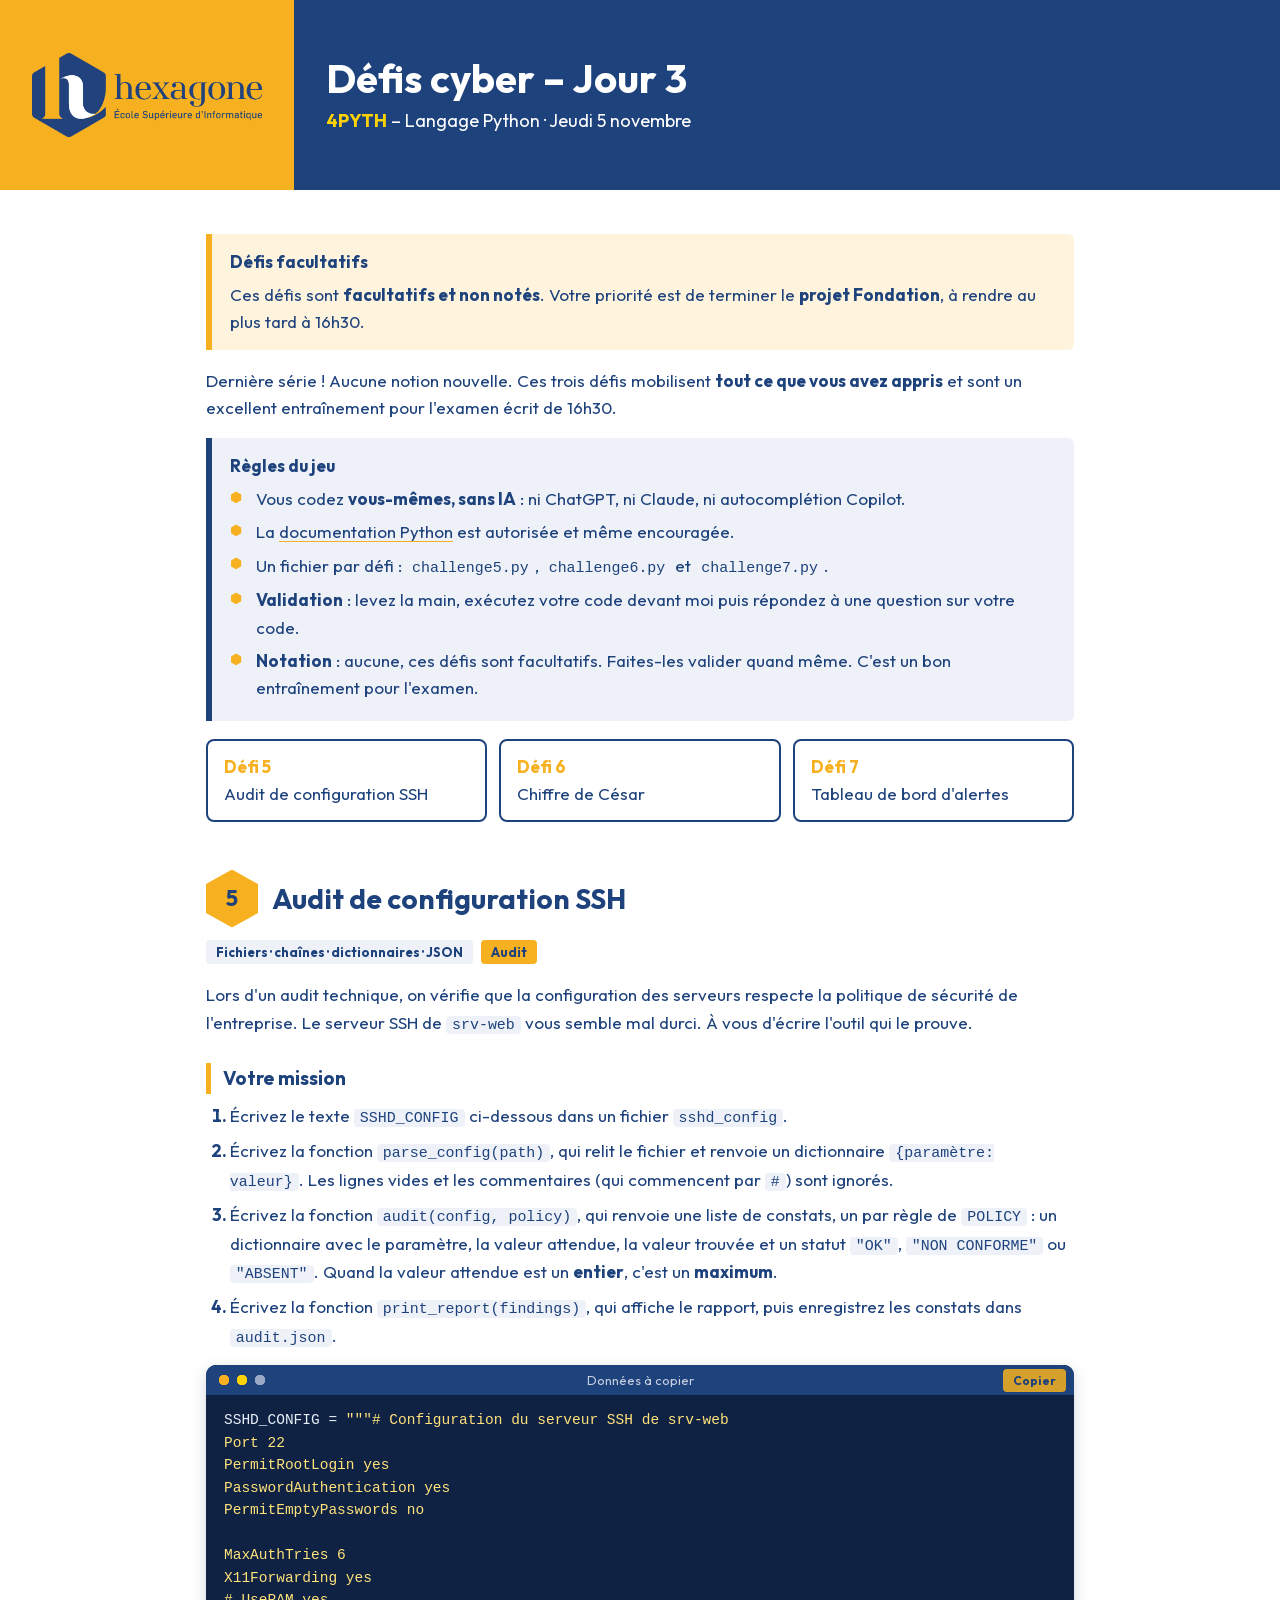
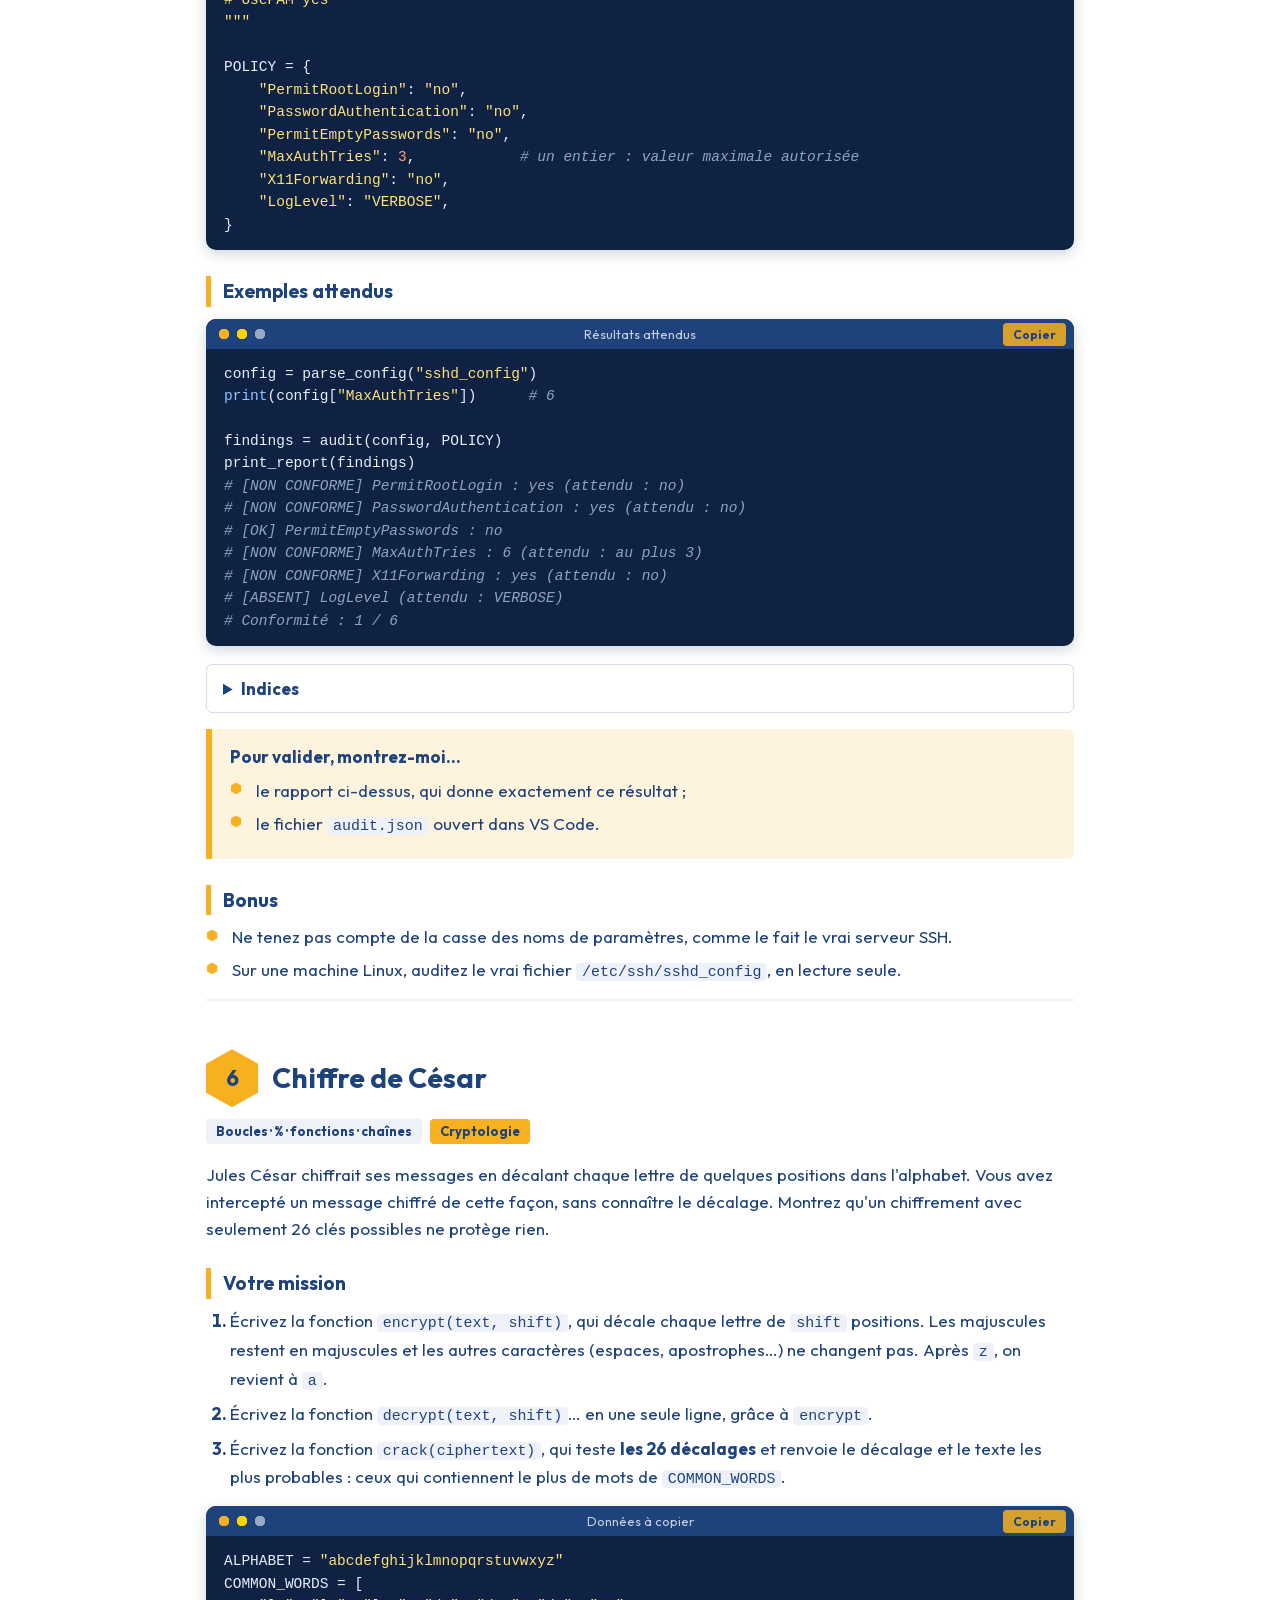
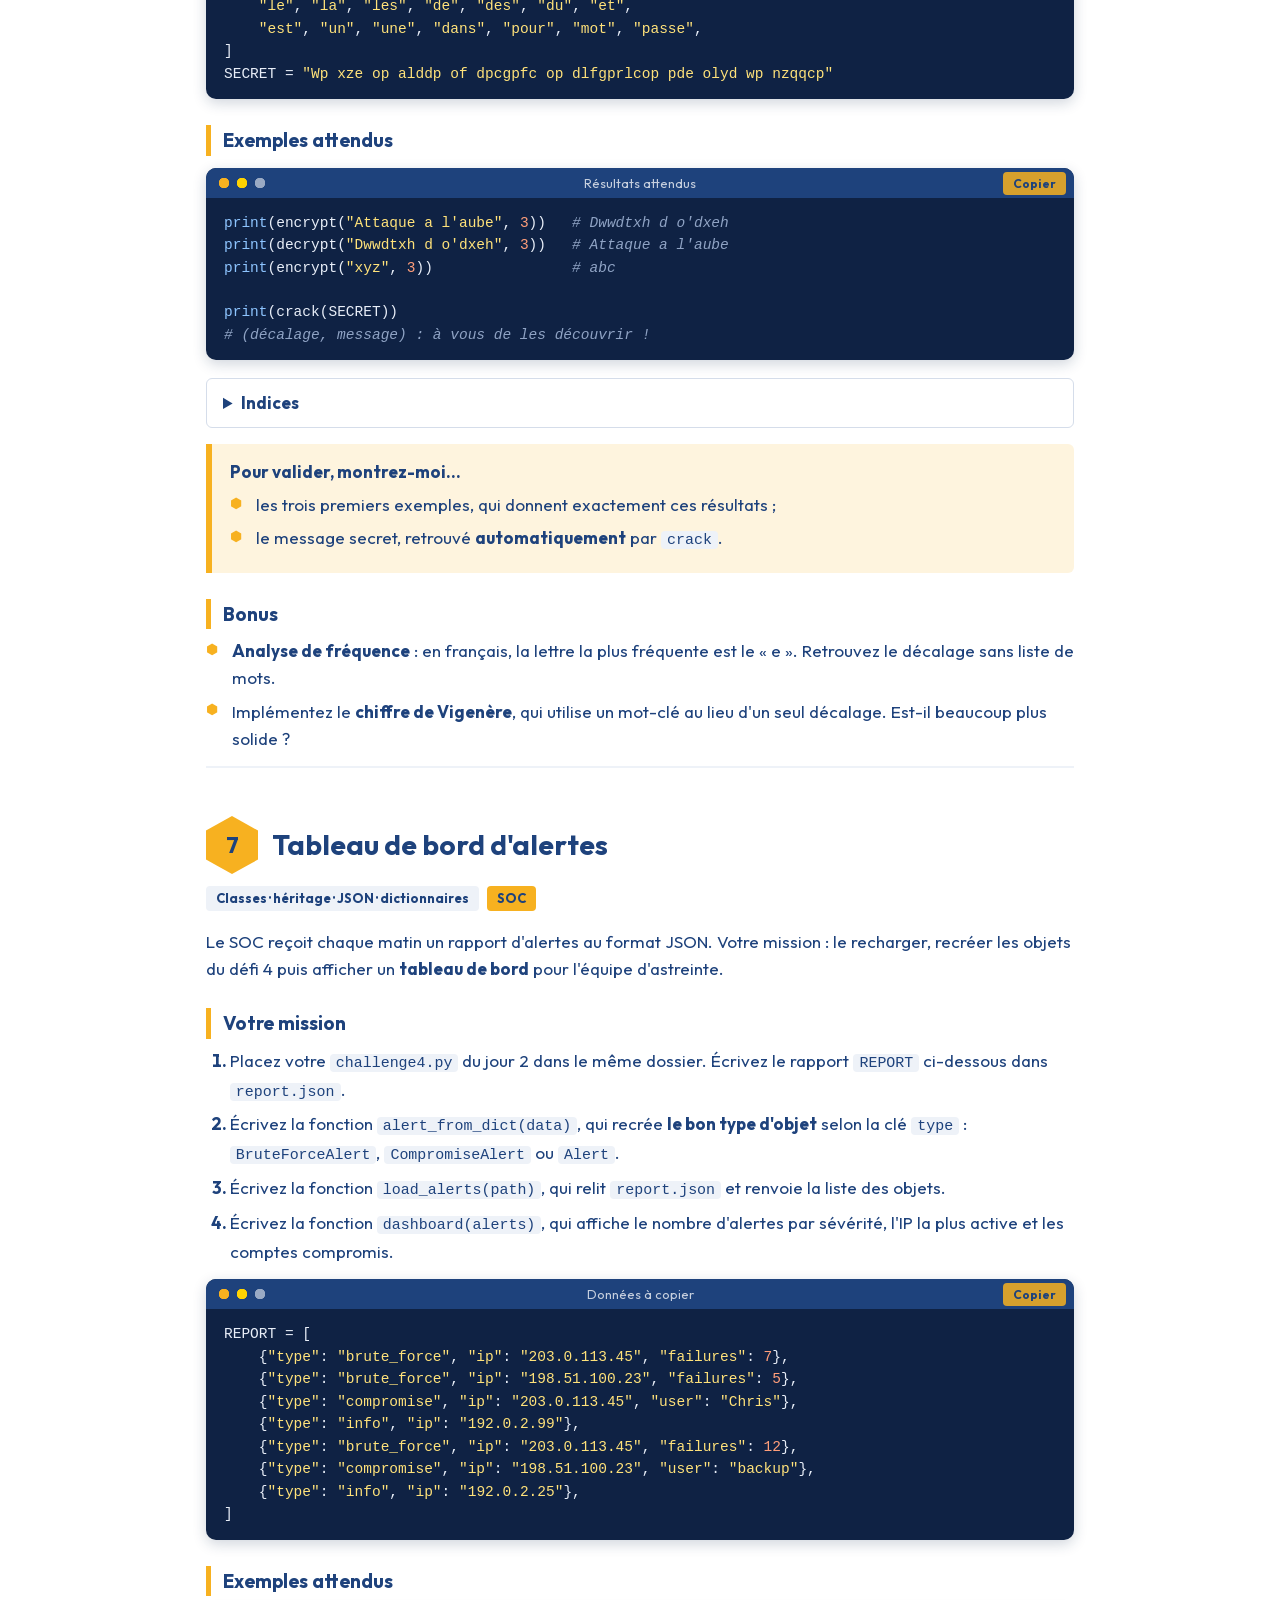
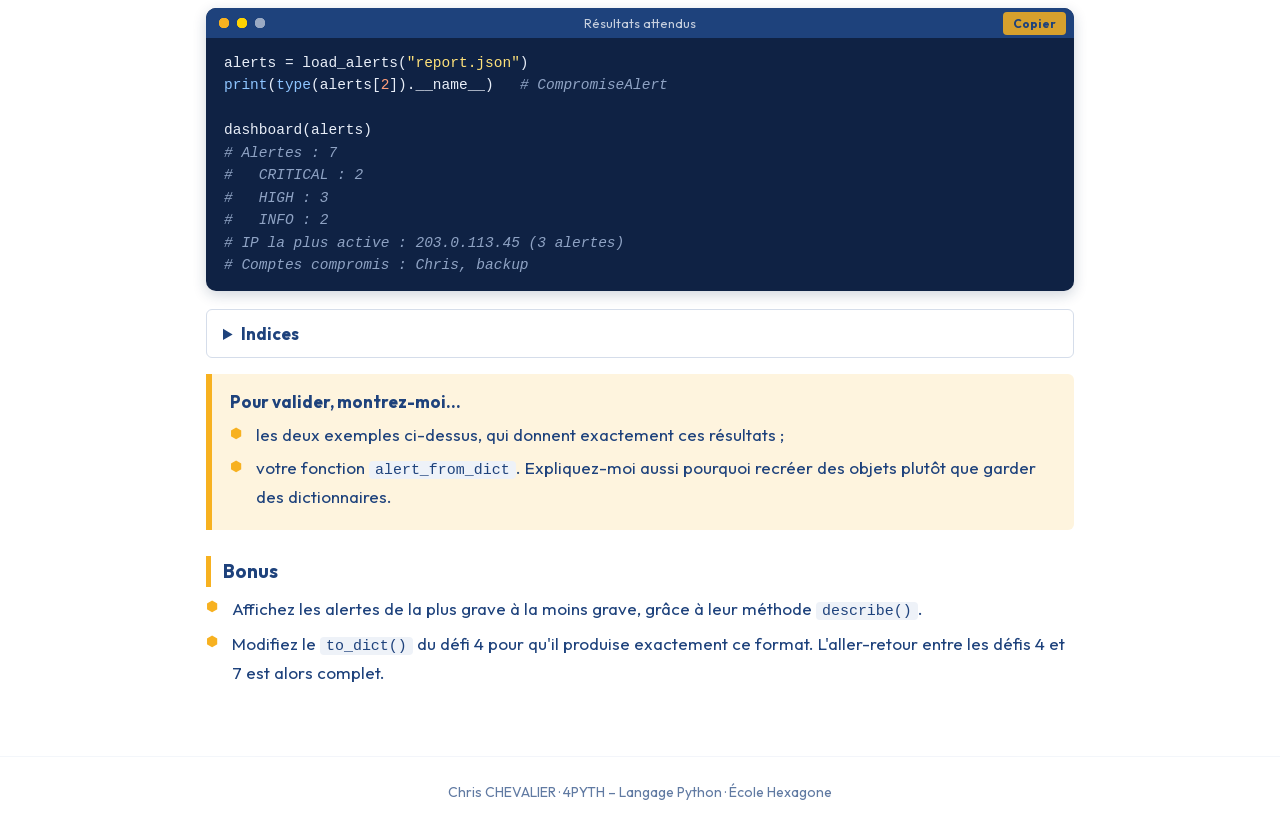
<file: defis/jour-3.html>
<!doctype html>
<html lang="fr">
<head>
  <meta charset="utf-8">
  <meta name="viewport" content="width=device-width, initial-scale=1">
  <title>Défis cyber – Jour 3 – 4PYTH</title>
  <link rel="stylesheet" href="../assets/css/enonce.css">
</head>
<body>

<header class="entete">
  <div class="panneau"><img src="../assets/charte/logo-hexagone.png" alt="École Hexagone"></div>
  <div class="titre">
    <h1>Défis cyber – Jour 3</h1>
    <p><span class="code-module">4PYTH</span> – Langage Python · Jeudi 5 novembre</p>
  </div>
</header>

<main>

  <div class="encadre">
    <span class="intitule">Défis facultatifs</span>
    Ces défis sont <strong>facultatifs et non notés</strong>. Votre priorité est de terminer le <strong>projet Fondation</strong>,
    à rendre au plus tard à 16h30.
  </div>

  <p>
    Dernière série ! Aucune notion nouvelle. Ces trois défis mobilisent <strong>tout ce que vous avez appris</strong>
    et sont un excellent entraînement pour l'examen écrit de 16h30.
  </p>

  <div class="encadre marine">
    <span class="intitule">Règles du jeu</span>
    <ul>
      <li>Vous codez <strong>vous-mêmes, sans IA</strong> : ni ChatGPT, ni Claude, ni autocomplétion Copilot.</li>
      <li>La <a href="https://docs.python.org/fr/3/" target="_blank">documentation Python</a> est autorisée et même encouragée.</li>
      <li>Un fichier par défi : <code>challenge5.py</code>, <code>challenge6.py</code> et <code>challenge7.py</code>.</li>
      <li><strong>Validation</strong> : levez la main, exécutez votre code devant moi puis répondez à une question sur votre code.</li>
      <li><strong>Notation</strong> : aucune, ces défis sont facultatifs. Faites-les valider quand même. C'est un bon entraînement pour l'examen.</li>
    </ul>
  </div>

  <nav class="sommaire">
    <a href="#defi-5"><span class="n">Défi 5</span><br>Audit de configuration SSH</a>
    <a href="#defi-6"><span class="n">Défi 6</span><br>Chiffre de César</a>
    <a href="#defi-7"><span class="n">Défi 7</span><br>Tableau de bord d'alertes</a>
  </nav>

  <!-- ================================================================== -->
  <section class="defi" id="defi-5">
    <h2><span class="num">5</span> Audit de configuration SSH</h2>
    <div class="meta"><span class="etiquette clair">Fichiers · chaînes · dictionnaires · JSON</span><span class="etiquette ambre">Audit</span></div>

    <p>
      Lors d'un audit technique, on vérifie que la configuration des serveurs respecte la politique de sécurité de l'entreprise.
      Le serveur SSH de <code>srv-web</code> vous semble mal durci. À vous d'écrire l'outil qui le prouve.
    </p>

    <h3>Votre mission</h3>
    <ol>
      <li>Écrivez le texte <code>SSHD_CONFIG</code> ci-dessous dans un fichier <code>sshd_config</code>.</li>
      <li>Écrivez la fonction <code>parse_config(path)</code>, qui relit le fichier et renvoie un dictionnaire <code>{paramètre: valeur}</code>.
        Les lignes vides et les commentaires (qui commencent par <code>#</code>) sont ignorés.</li>
      <li>Écrivez la fonction <code>audit(config, policy)</code>, qui renvoie une liste de constats, un par règle de <code>POLICY</code> :
        un dictionnaire avec le paramètre, la valeur attendue, la valeur trouvée et un statut <code>"OK"</code>, <code>"NON CONFORME"</code> ou <code>"ABSENT"</code>.
        Quand la valeur attendue est un <strong>entier</strong>, c'est un <strong>maximum</strong>.</li>
      <li>Écrivez la fonction <code>print_report(findings)</code>, qui affiche le rapport, puis enregistrez les constats dans <code>audit.json</code>.</li>
    </ol>

    <pre data-titre="Données à copier"><code class="language-python">
      SSHD_CONFIG = """# Configuration du serveur SSH de srv-web
      Port 22
      PermitRootLogin yes
      PasswordAuthentication yes
      PermitEmptyPasswords no

      MaxAuthTries 6
      X11Forwarding yes
      # UsePAM yes
      """

      POLICY = {
          "PermitRootLogin": "no",
          "PasswordAuthentication": "no",
          "PermitEmptyPasswords": "no",
          "MaxAuthTries": 3,            # un entier : valeur maximale autorisée
          "X11Forwarding": "no",
          "LogLevel": "VERBOSE",
      }
    </code></pre>

    <h3>Exemples attendus</h3>
    <pre data-titre="Résultats attendus"><code class="language-python">
      config = parse_config("sshd_config")
      print(config["MaxAuthTries"])      # 6

      findings = audit(config, POLICY)
      print_report(findings)
      # [NON CONFORME] PermitRootLogin : yes (attendu : no)
      # [NON CONFORME] PasswordAuthentication : yes (attendu : no)
      # [OK] PermitEmptyPasswords : no
      # [NON CONFORME] MaxAuthTries : 6 (attendu : au plus 3)
      # [NON CONFORME] X11Forwarding : yes (attendu : no)
      # [ABSENT] LogLevel (attendu : VERBOSE)
      # Conformité : 1 / 6
    </code></pre>

    <details>
      <summary>Indices</summary>
      <ul>
        <li><code>line.split(maxsplit=1)</code> coupe la ligne en deux au premier espace seulement. On obtient le nom du paramètre puis sa valeur.</li>
        <li><code>config.get(setting)</code> renvoie <code>None</code> si le paramètre est absent, au lieu de lever une <code>KeyError</code>.</li>
        <li><code>isinstance(expected, int)</code> vous dit s'il faut comparer des nombres. Attention : <code>"10" &lt;= "3"</code> est vrai entre chaînes !</li>
      </ul>
    </details>

    <div class="encadre">
      <span class="intitule">Pour valider, montrez-moi…</span>
      <ul>
        <li>le rapport ci-dessus, qui donne exactement ce résultat ;</li>
        <li>le fichier <code>audit.json</code> ouvert dans VS Code.</li>
      </ul>
    </div>

    <h3>Bonus</h3>
    <ul>
      <li>Ne tenez pas compte de la casse des noms de paramètres, comme le fait le vrai serveur SSH.</li>
      <li>Sur une machine Linux, auditez le vrai fichier <code>/etc/ssh/sshd_config</code>, en lecture seule.</li>
    </ul>
  </section>

  <!-- ================================================================== -->
  <section class="defi" id="defi-6">
    <h2><span class="num">6</span> Chiffre de César</h2>
    <div class="meta"><span class="etiquette clair">Boucles · % · fonctions · chaînes</span><span class="etiquette ambre">Cryptologie</span></div>

    <p>
      Jules César chiffrait ses messages en décalant chaque lettre de quelques positions dans l'alphabet. Vous avez intercepté un
      message chiffré de cette façon, sans connaître le décalage. Montrez qu'un chiffrement avec seulement 26 clés possibles
      ne protège rien.
    </p>

    <h3>Votre mission</h3>
    <ol>
      <li>Écrivez la fonction <code>encrypt(text, shift)</code>, qui décale chaque lettre de <code>shift</code> positions. Les majuscules restent en majuscules
        et les autres caractères (espaces, apostrophes…) ne changent pas. Après <code>z</code>, on revient à <code>a</code>.</li>
      <li>Écrivez la fonction <code>decrypt(text, shift)</code>… en une seule ligne, grâce à <code>encrypt</code>.</li>
      <li>Écrivez la fonction <code>crack(ciphertext)</code>, qui teste <strong>les 26 décalages</strong> et renvoie le décalage et le texte les plus probables :
        ceux qui contiennent le plus de mots de <code>COMMON_WORDS</code>.</li>
    </ol>

    <pre data-titre="Données à copier"><code class="language-python">
      ALPHABET = "abcdefghijklmnopqrstuvwxyz"
      COMMON_WORDS = [
          "le", "la", "les", "de", "des", "du", "et",
          "est", "un", "une", "dans", "pour", "mot", "passe",
      ]
      SECRET = "Wp xze op alddp of dpcgpfc op dlfgprlcop pde olyd wp nzqqcp"
    </code></pre>

    <h3>Exemples attendus</h3>
    <pre data-titre="Résultats attendus"><code class="language-python">
      print(encrypt("Attaque a l'aube", 3))   # Dwwdtxh d o'dxeh
      print(decrypt("Dwwdtxh d o'dxeh", 3))   # Attaque a l'aube
      print(encrypt("xyz", 3))                # abc

      print(crack(SECRET))
      # (décalage, message) : à vous de les découvrir !
    </code></pre>

    <details>
      <summary>Indices</summary>
      <ul>
        <li><code>ALPHABET.index("c")</code> donne la position d'une lettre (ici <code>2</code>) ; <code>ALPHABET[4]</code> fait l'inverse.</li>
        <li>L'opérateur <code>%</code> fait revenir au début de l'alphabet : <code>(25 + 3) % 26</code> vaut <code>2</code>.</li>
        <li>Pour une majuscule, travaillez sur <code>char.lower()</code> puis remettez en majuscule avec <code>upper()</code>.</li>
      </ul>
    </details>

    <div class="encadre">
      <span class="intitule">Pour valider, montrez-moi…</span>
      <ul>
        <li>les trois premiers exemples, qui donnent exactement ces résultats ;</li>
        <li>le message secret, retrouvé <strong>automatiquement</strong> par <code>crack</code>.</li>
      </ul>
    </div>

    <h3>Bonus</h3>
    <ul>
      <li><strong>Analyse de fréquence</strong> : en français, la lettre la plus fréquente est le « e ». Retrouvez le décalage sans liste de mots.</li>
      <li>Implémentez le <strong>chiffre de Vigenère</strong>, qui utilise un mot-clé au lieu d'un seul décalage. Est-il beaucoup plus solide ?</li>
    </ul>
  </section>

  <!-- ================================================================== -->
  <section class="defi" id="defi-7">
    <h2><span class="num">7</span> Tableau de bord d'alertes</h2>
    <div class="meta"><span class="etiquette clair">Classes · héritage · JSON · dictionnaires</span><span class="etiquette ambre">SOC</span></div>

    <p>
      Le SOC reçoit chaque matin un rapport d'alertes au format JSON. Votre mission : le recharger, recréer les objets du défi 4
      puis afficher un <strong>tableau de bord</strong> pour l'équipe d'astreinte.
    </p>

    <h3>Votre mission</h3>
    <ol>
      <li>Placez votre <code>challenge4.py</code> du jour 2 dans le même dossier. Écrivez le rapport <code>REPORT</code> ci-dessous dans <code>report.json</code>.</li>
      <li>Écrivez la fonction <code>alert_from_dict(data)</code>, qui recrée <strong>le bon type d'objet</strong> selon la clé <code>type</code> :
        <code>BruteForceAlert</code>, <code>CompromiseAlert</code> ou <code>Alert</code>.</li>
      <li>Écrivez la fonction <code>load_alerts(path)</code>, qui relit <code>report.json</code> et renvoie la liste des objets.</li>
      <li>Écrivez la fonction <code>dashboard(alerts)</code>, qui affiche le nombre d'alertes par sévérité, l'IP la plus active et les comptes compromis.</li>
    </ol>

    <pre data-titre="Données à copier"><code class="language-python">
      REPORT = [
          {"type": "brute_force", "ip": "203.0.113.45", "failures": 7},
          {"type": "brute_force", "ip": "198.51.100.23", "failures": 5},
          {"type": "compromise", "ip": "203.0.113.45", "user": "Chris"},
          {"type": "info", "ip": "192.0.2.99"},
          {"type": "brute_force", "ip": "203.0.113.45", "failures": 12},
          {"type": "compromise", "ip": "198.51.100.23", "user": "backup"},
          {"type": "info", "ip": "192.0.2.25"},
      ]
    </code></pre>

    <h3>Exemples attendus</h3>
    <pre data-titre="Résultats attendus"><code class="language-python">
      alerts = load_alerts("report.json")
      print(type(alerts[2]).__name__)   # CompromiseAlert

      dashboard(alerts)
      # Alertes : 7
      #   CRITICAL : 2
      #   HIGH : 3
      #   INFO : 2
      # IP la plus active : 203.0.113.45 (3 alertes)
      # Comptes compromis : Chris, backup
    </code></pre>

    <details>
      <summary>Indices</summary>
      <ul>
        <li><code>from challenge4 import Alert, BruteForceAlert, CompromiseAlert</code> fonctionne si les deux fichiers sont dans le même dossier.</li>
        <li>Comptez avec des dictionnaires : un pour les sévérités et un pour les IP. Parcourez ensuite celui des IP pour trouver la plus fréquente.</li>
        <li><code>isinstance(alert, CompromiseAlert)</code> repère les comptes compromis.</li>
      </ul>
    </details>

    <div class="encadre">
      <span class="intitule">Pour valider, montrez-moi…</span>
      <ul>
        <li>les deux exemples ci-dessus, qui donnent exactement ces résultats ;</li>
        <li>votre fonction <code>alert_from_dict</code>. Expliquez-moi aussi pourquoi recréer des objets plutôt que garder des dictionnaires.</li>
      </ul>
    </div>

    <h3>Bonus</h3>
    <ul>
      <li>Affichez les alertes de la plus grave à la moins grave, grâce à leur méthode <code>describe()</code>.</li>
      <li>Modifiez le <code>to_dict()</code> du défi 4 pour qu'il produise exactement ce format. L'aller-retour entre les défis 4 et 7 est alors complet.</li>
    </ul>
  </section>

</main>

<footer class="pied">Chris CHEVALIER · 4PYTH – Langage Python · École Hexagone</footer>

<script src="../assets/vendor/reveal/plugin/highlight/highlight.js"></script>
<script src="../assets/js/enonce.js"></script>
</body>
</html>
</file>
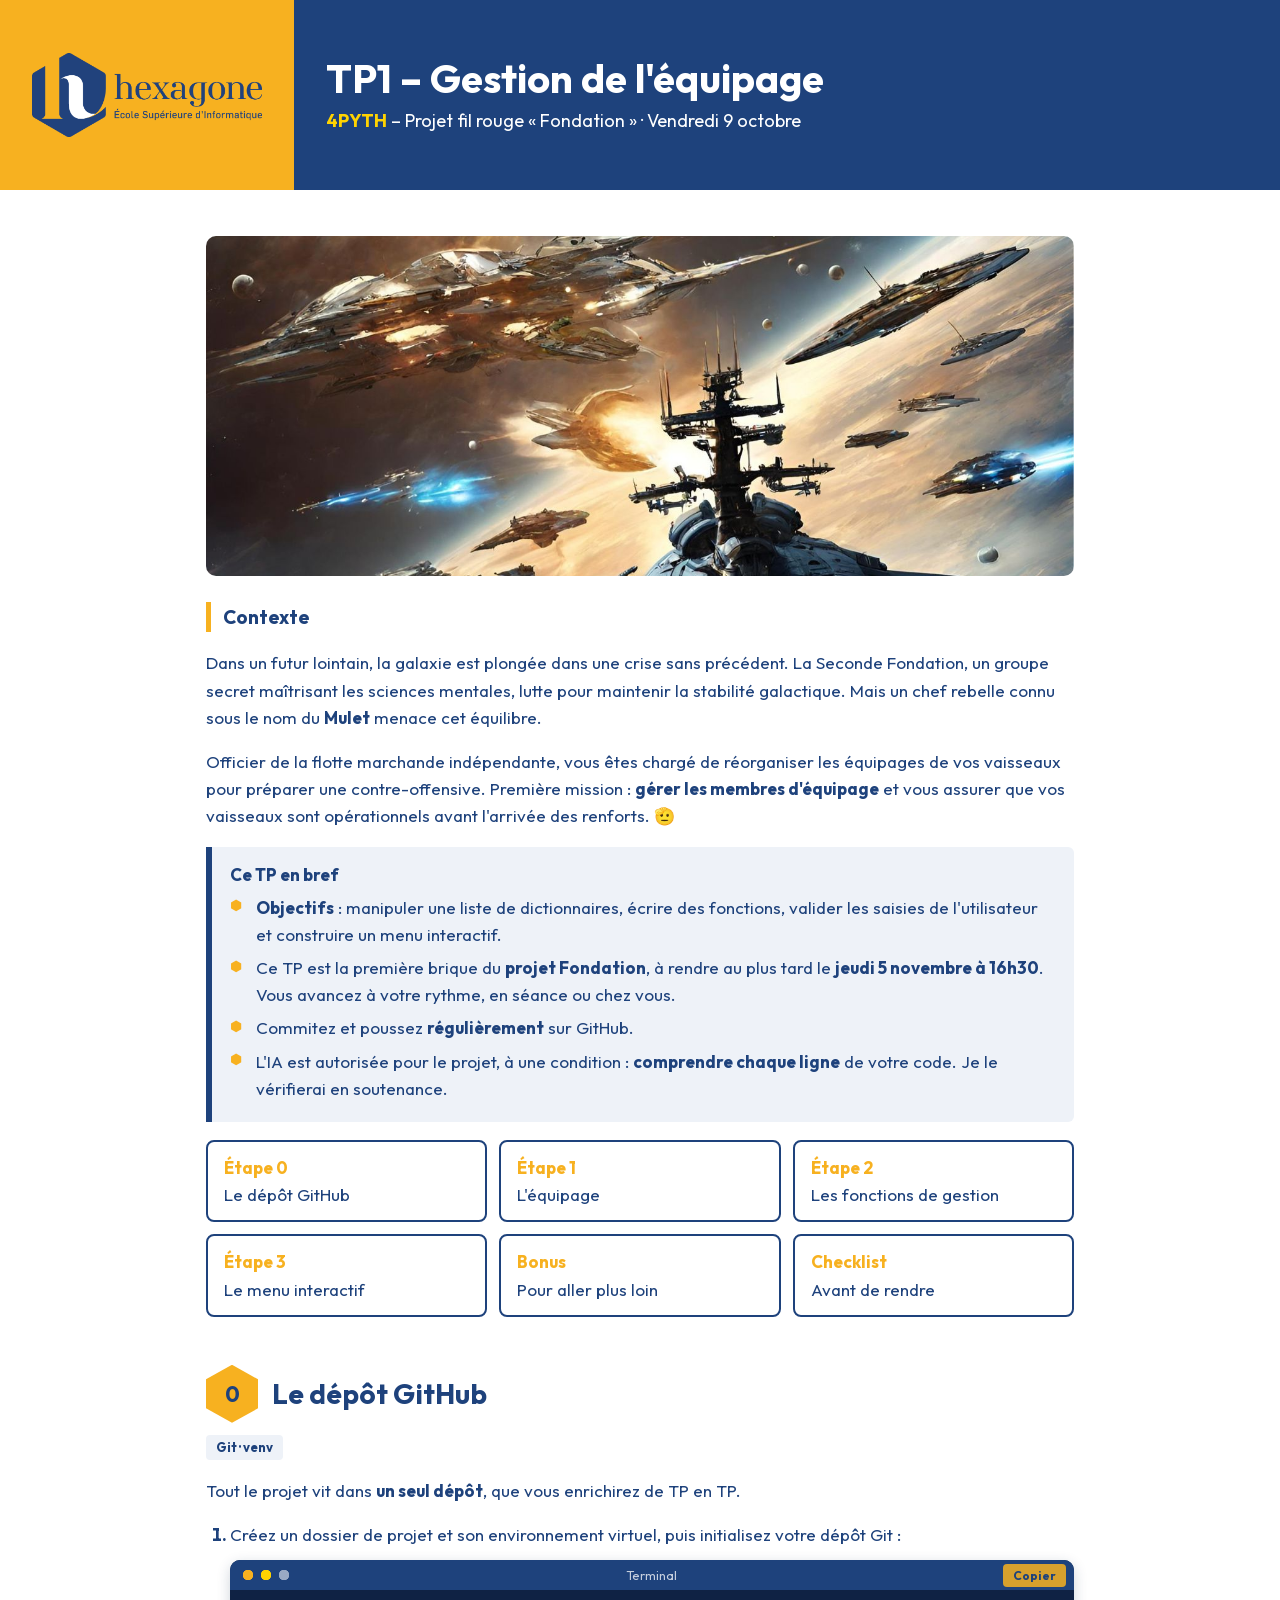
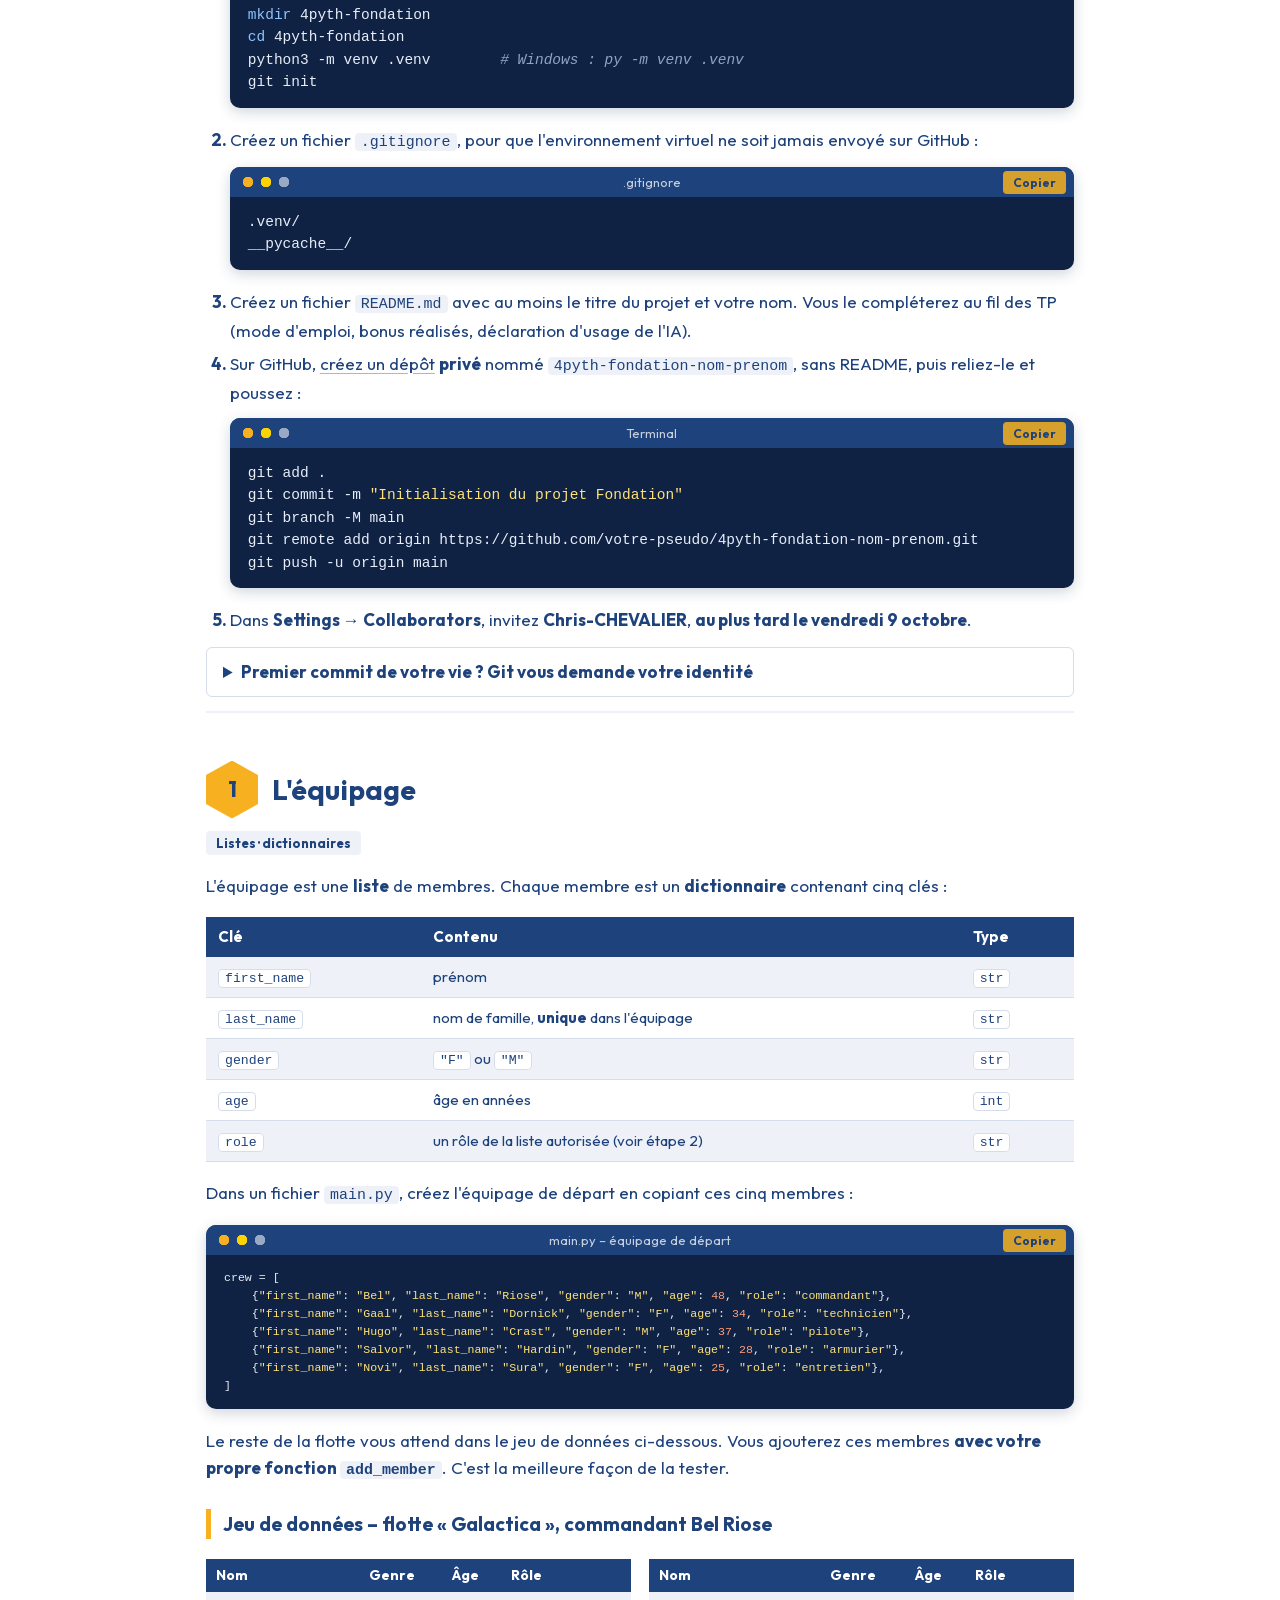
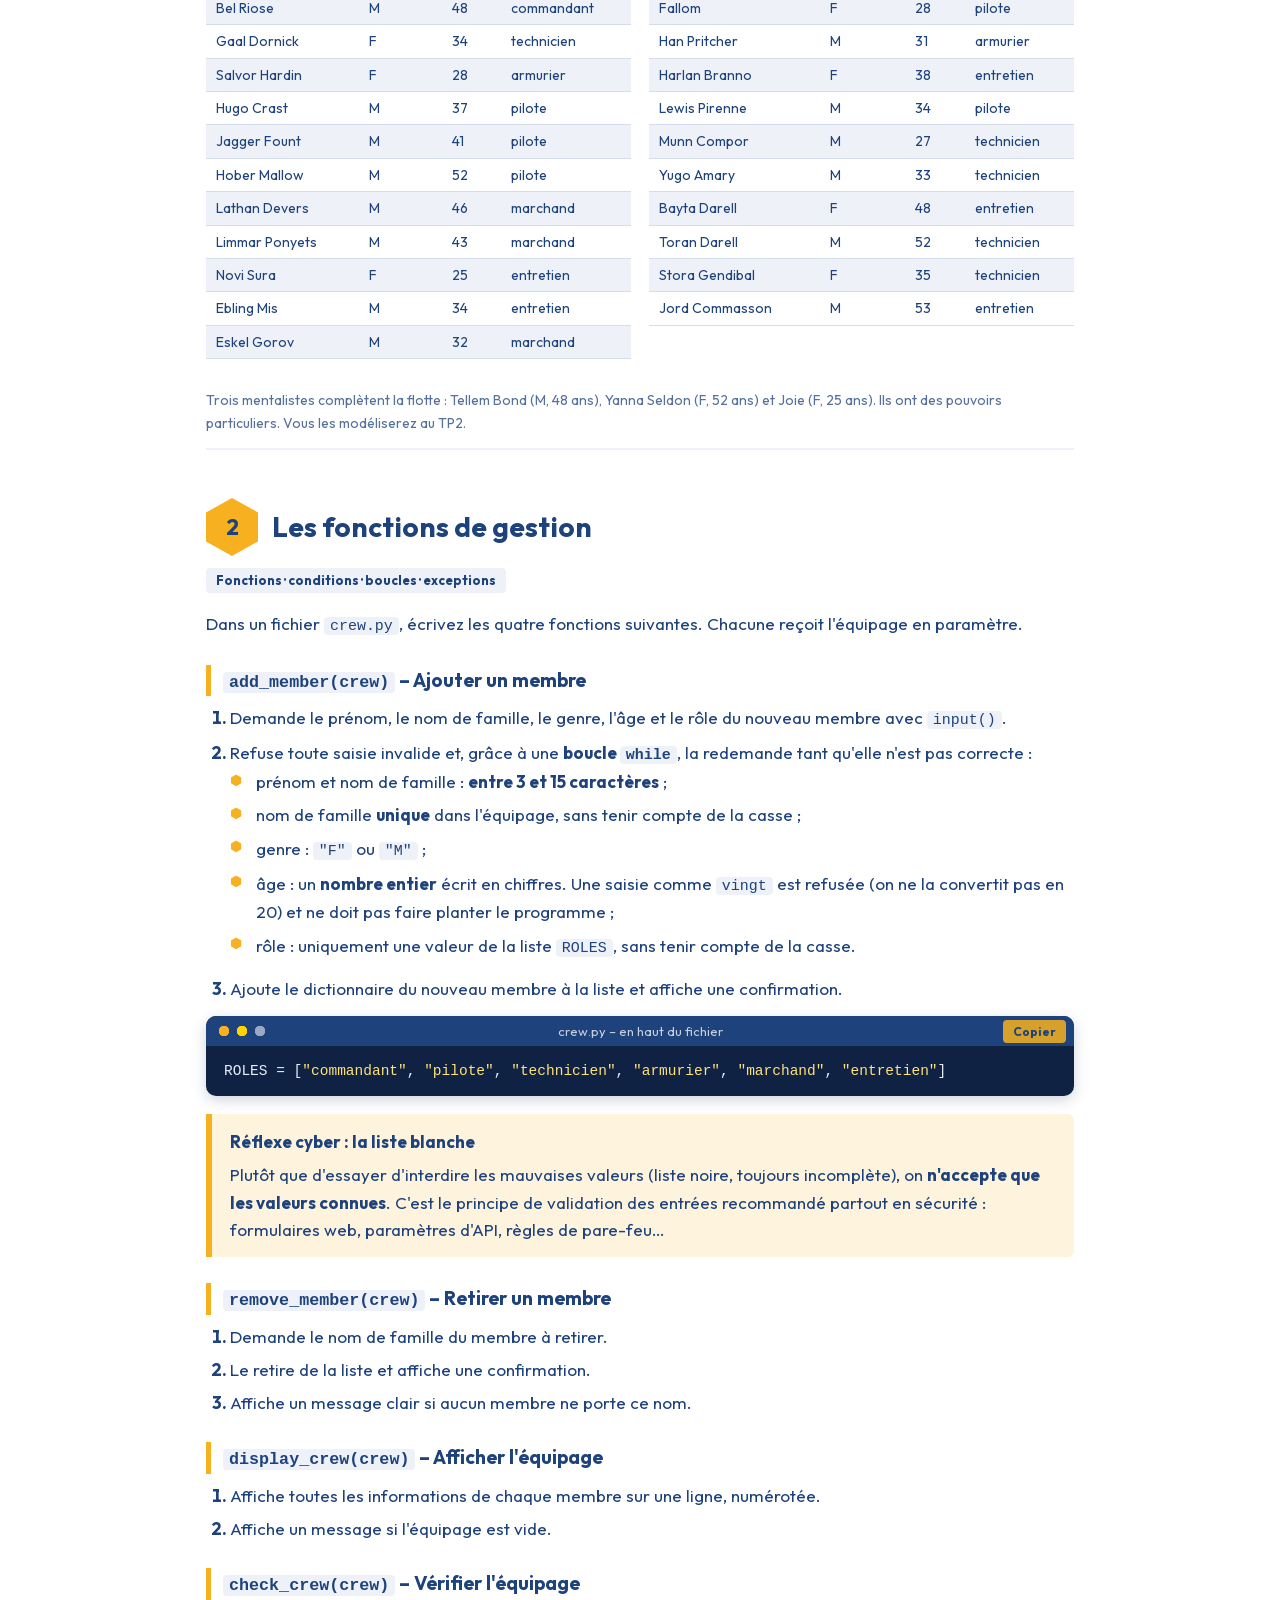
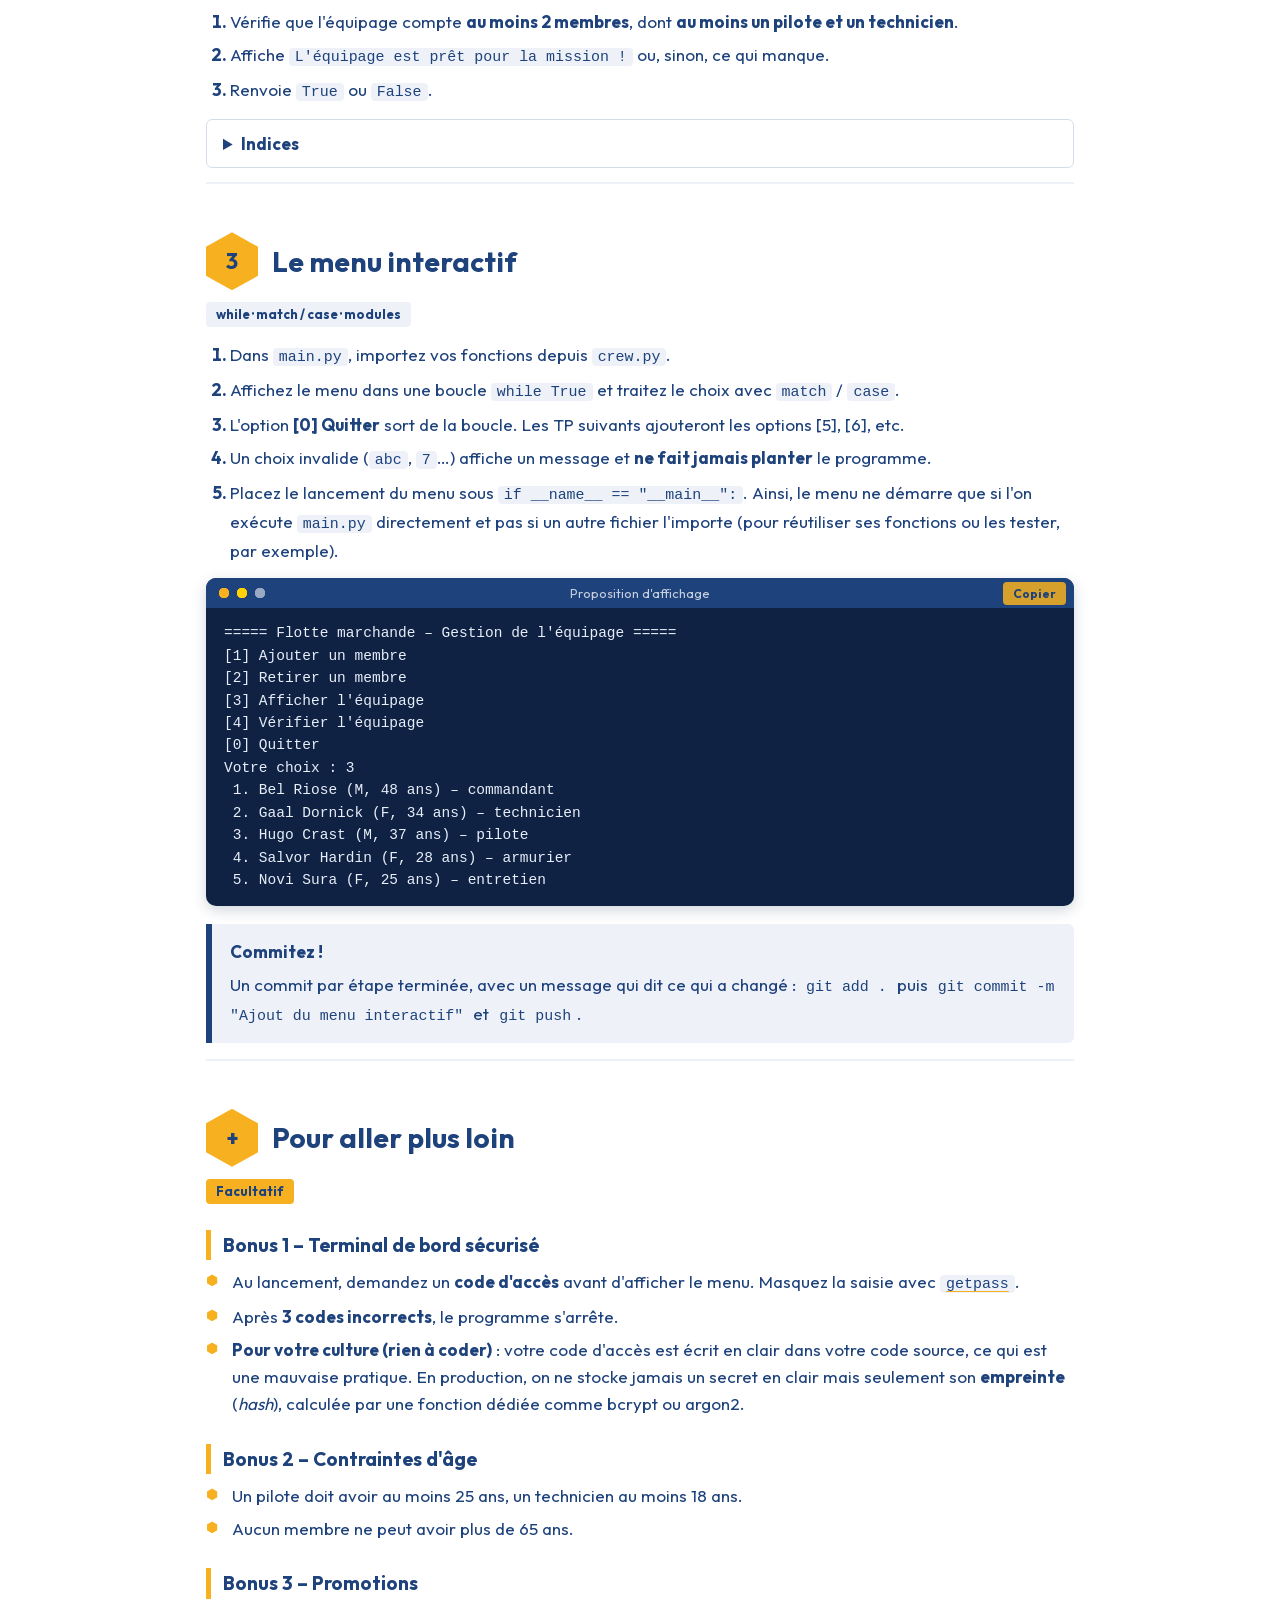
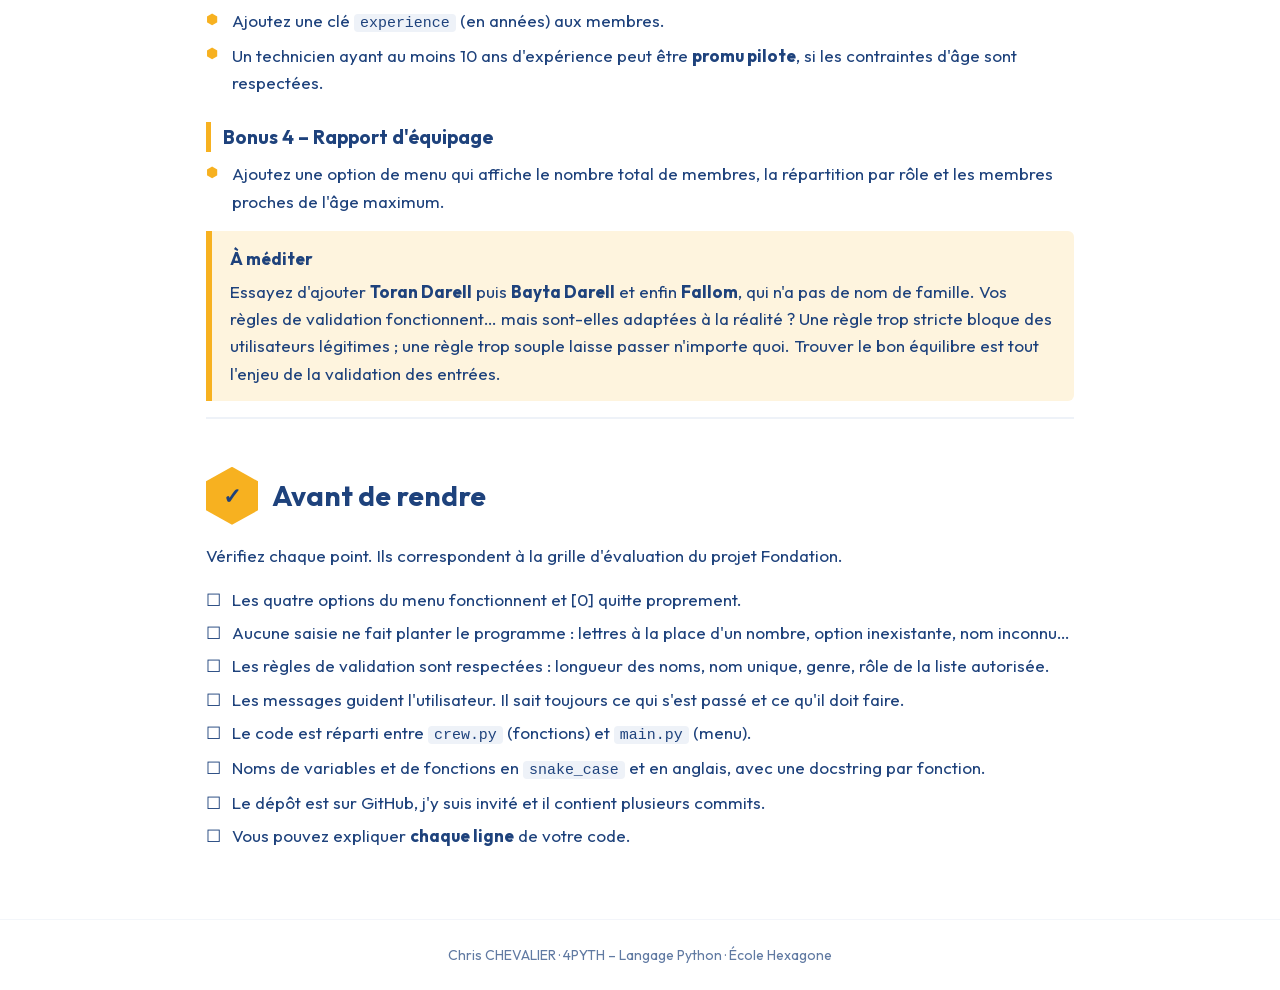
<file: tp/tp1.html>
<!doctype html>
<html lang="fr">
<head>
  <meta charset="utf-8">
  <meta name="viewport" content="width=device-width, initial-scale=1">
  <title>TP1 – Gestion de l'équipage – 4PYTH</title>
  <link rel="stylesheet" href="../assets/css/enonce.css">
</head>
<body>

<header class="entete">
  <div class="panneau"><img src="../assets/charte/logo-hexagone.png" alt="École Hexagone"></div>
  <div class="titre">
    <h1>TP1 – Gestion de l'équipage</h1>
    <p><span class="code-module">4PYTH</span> – Projet fil rouge « Fondation » · Vendredi 9 octobre</p>
  </div>
</header>

<main>

  <figure class="illustration">
    <img src="../assets/img/fondation-flotte.jpg" alt="Une flotte de vaisseaux spatiaux en orbite autour d'une planète">
  </figure>

  <h3>Contexte</h3>
  <p>
    Dans un futur lointain, la galaxie est plongée dans une crise sans précédent. La Seconde Fondation, un groupe secret
    maîtrisant les sciences mentales, lutte pour maintenir la stabilité galactique. Mais un chef rebelle connu sous le nom
    du <strong>Mulet</strong> menace cet équilibre.
  </p>
  <p>
    Officier de la flotte marchande indépendante, vous êtes chargé de réorganiser les équipages de vos vaisseaux pour préparer
    une contre-offensive. Première mission : <strong>gérer les membres d'équipage</strong> et vous assurer que vos vaisseaux
    sont opérationnels avant l'arrivée des renforts. 🫡
  </p>

  <div class="encadre marine">
    <span class="intitule">Ce TP en bref</span>
    <ul>
      <li><strong>Objectifs</strong> : manipuler une liste de dictionnaires, écrire des fonctions, valider les saisies de l'utilisateur et construire un menu interactif.</li>
      <li>Ce TP est la première brique du <strong>projet Fondation</strong>, à rendre au plus tard le <strong>jeudi 5 novembre à 16h30</strong>. Vous avancez à votre rythme, en séance ou chez vous.</li>
      <li>Commitez et poussez <strong>régulièrement</strong> sur GitHub.</li>
      <li>L'IA est autorisée pour le projet, à une condition : <strong>comprendre chaque ligne</strong> de votre code. Je le vérifierai en soutenance.</li>
    </ul>
  </div>

  <nav class="sommaire">
    <a href="#etape-0"><span class="n">Étape 0</span><br>Le dépôt GitHub</a>
    <a href="#etape-1"><span class="n">Étape 1</span><br>L'équipage</a>
    <a href="#etape-2"><span class="n">Étape 2</span><br>Les fonctions de gestion</a>
    <a href="#etape-3"><span class="n">Étape 3</span><br>Le menu interactif</a>
    <a href="#bonus"><span class="n">Bonus</span><br>Pour aller plus loin</a>
    <a href="#auto-evaluation"><span class="n">Checklist</span><br>Avant de rendre</a>
  </nav>

  <!-- ================================================================== -->
  <section class="defi" id="etape-0">
    <h2><span class="num">0</span> Le dépôt GitHub</h2>
    <div class="meta"><span class="etiquette clair">Git · venv</span></div>

    <p>Tout le projet vit dans <strong>un seul dépôt</strong>, que vous enrichirez de TP en TP.</p>

    <ol>
      <li>Créez un dossier de projet et son environnement virtuel, puis initialisez votre dépôt Git :
        <pre data-titre="Terminal"><code class="language-bash">
          mkdir 4pyth-fondation
          cd 4pyth-fondation
          python3 -m venv .venv        # Windows : py -m venv .venv
          git init
        </code></pre>
      </li>
      <li>Créez un fichier <code>.gitignore</code>, pour que l'environnement virtuel ne soit jamais envoyé sur GitHub :
        <pre data-titre=".gitignore"><code class="language-plaintext">
          .venv/
          __pycache__/
        </code></pre>
      </li>
      <li>Créez un fichier <code>README.md</code> avec au moins le titre du projet et votre nom. Vous le compléterez au fil des TP
        (mode d'emploi, bonus réalisés, déclaration d'usage de l'IA).</li>
      <li>Sur GitHub, <a href="https://github.com/new" target="_blank">créez un dépôt</a> <strong>privé</strong> nommé
        <code>4pyth-fondation-nom-prenom</code>, sans README, puis reliez-le et poussez :
        <pre data-titre="Terminal"><code class="language-bash">
          git add .
          git commit -m "Initialisation du projet Fondation"
          git branch -M main
          git remote add origin https://github.com/votre-pseudo/4pyth-fondation-nom-prenom.git
          git push -u origin main
        </code></pre>
      </li>
      <li>Dans <strong>Settings → Collaborators</strong>, invitez <strong>Chris-CHEVALIER</strong>, <strong>au plus tard le vendredi 9 octobre</strong>.</li>
    </ol>

    <details>
      <summary>Premier commit de votre vie ? Git vous demande votre identité</summary>
      <pre data-titre="Terminal – une seule fois par machine"><code class="language-bash">
        git config --global user.name "Nom d'utilisateur"
        git config --global user.email "adresse@exemple.fr"
      </code></pre>
      <p>Utilisez l'adresse de votre compte GitHub.</p>
    </details>
  </section>

  <!-- ================================================================== -->
  <section class="defi" id="etape-1">
    <h2><span class="num">1</span> L'équipage</h2>
    <div class="meta"><span class="etiquette clair">Listes · dictionnaires</span></div>

    <p>
      L'équipage est une <strong>liste</strong> de membres. Chaque membre est un <strong>dictionnaire</strong> contenant cinq clés :
    </p>
    <table>
      <tr><th>Clé</th><th>Contenu</th><th>Type</th></tr>
      <tr><td><code>first_name</code></td><td>prénom</td><td><code>str</code></td></tr>
      <tr><td><code>last_name</code></td><td>nom de famille, <strong>unique</strong> dans l'équipage</td><td><code>str</code></td></tr>
      <tr><td><code>gender</code></td><td><code>"F"</code> ou <code>"M"</code></td><td><code>str</code></td></tr>
      <tr><td><code>age</code></td><td>âge en années</td><td><code>int</code></td></tr>
      <tr><td><code>role</code></td><td>un rôle de la liste autorisée (voir étape 2)</td><td><code>str</code></td></tr>
    </table>

    <p>Dans un fichier <code>main.py</code>, créez l'équipage de départ en copiant ces cinq membres :</p>
    <pre class="donnees" data-titre="main.py – équipage de départ"><code class="language-python">
      crew = [
          {"first_name": "Bel", "last_name": "Riose", "gender": "M", "age": 48, "role": "commandant"},
          {"first_name": "Gaal", "last_name": "Dornick", "gender": "F", "age": 34, "role": "technicien"},
          {"first_name": "Hugo", "last_name": "Crast", "gender": "M", "age": 37, "role": "pilote"},
          {"first_name": "Salvor", "last_name": "Hardin", "gender": "F", "age": 28, "role": "armurier"},
          {"first_name": "Novi", "last_name": "Sura", "gender": "F", "age": 25, "role": "entretien"},
      ]
    </code></pre>

    <p>
      Le reste de la flotte vous attend dans le jeu de données ci-dessous. Vous ajouterez ces membres <strong>avec votre propre
      fonction <code>add_member</code></strong>. C'est la meilleure façon de la tester.
    </p>

    <h3>Jeu de données – flotte « Galactica », commandant Bel Riose</h3>
    <div class="deux-colonnes">
      <table class="compact">
        <tr><th>Nom</th><th>Genre</th><th>Âge</th><th>Rôle</th></tr>
        <tr><td>Bel Riose</td><td>M</td><td>48</td><td>commandant</td></tr>
        <tr><td>Gaal Dornick</td><td>F</td><td>34</td><td>technicien</td></tr>
        <tr><td>Salvor Hardin</td><td>F</td><td>28</td><td>armurier</td></tr>
        <tr><td>Hugo Crast</td><td>M</td><td>37</td><td>pilote</td></tr>
        <tr><td>Jagger Fount</td><td>M</td><td>41</td><td>pilote</td></tr>
        <tr><td>Hober Mallow</td><td>M</td><td>52</td><td>pilote</td></tr>
        <tr><td>Lathan Devers</td><td>M</td><td>46</td><td>marchand</td></tr>
        <tr><td>Limmar Ponyets</td><td>M</td><td>43</td><td>marchand</td></tr>
        <tr><td>Novi Sura</td><td>F</td><td>25</td><td>entretien</td></tr>
        <tr><td>Ebling Mis</td><td>M</td><td>34</td><td>entretien</td></tr>
        <tr><td>Eskel Gorov</td><td>M</td><td>32</td><td>marchand</td></tr>
      </table>
      <table class="compact">
        <tr><th>Nom</th><th>Genre</th><th>Âge</th><th>Rôle</th></tr>
        <tr><td>Fallom</td><td>F</td><td>28</td><td>pilote</td></tr>
        <tr><td>Han Pritcher</td><td>M</td><td>31</td><td>armurier</td></tr>
        <tr><td>Harlan Branno</td><td>F</td><td>38</td><td>entretien</td></tr>
        <tr><td>Lewis Pirenne</td><td>M</td><td>34</td><td>pilote</td></tr>
        <tr><td>Munn Compor</td><td>M</td><td>27</td><td>technicien</td></tr>
        <tr><td>Yugo Amary</td><td>M</td><td>33</td><td>technicien</td></tr>
        <tr><td>Bayta Darell</td><td>F</td><td>48</td><td>entretien</td></tr>
        <tr><td>Toran Darell</td><td>M</td><td>52</td><td>technicien</td></tr>
        <tr><td>Stora Gendibal</td><td>F</td><td>35</td><td>technicien</td></tr>
        <tr><td>Jord Commasson</td><td>M</td><td>53</td><td>entretien</td></tr>
      </table>
    </div>
    <p class="muet" style="font-size: 14px;">
      Trois mentalistes complètent la flotte : Tellem Bond (M, 48 ans), Yanna Seldon (F, 52 ans) et Joie (F, 25 ans).
      Ils ont des pouvoirs particuliers. Vous les modéliserez au TP2.
    </p>
  </section>

  <!-- ================================================================== -->
  <section class="defi" id="etape-2">
    <h2><span class="num">2</span> Les fonctions de gestion</h2>
    <div class="meta"><span class="etiquette clair">Fonctions · conditions · boucles · exceptions</span></div>

    <p>Dans un fichier <code>crew.py</code>, écrivez les quatre fonctions suivantes. Chacune reçoit l'équipage en paramètre.</p>

    <h3><code>add_member(crew)</code> – Ajouter un membre</h3>
    <ol>
      <li>Demande le prénom, le nom de famille, le genre, l'âge et le rôle du nouveau membre avec <code>input()</code>.</li>
      <li>Refuse toute saisie invalide et, grâce à une <strong>boucle <code>while</code></strong>, la redemande tant qu'elle n'est pas correcte :
        <ul>
          <li>prénom et nom de famille : <strong>entre 3 et 15 caractères</strong> ;</li>
          <li>nom de famille <strong>unique</strong> dans l'équipage, sans tenir compte de la casse ;</li>
          <li>genre : <code>"F"</code> ou <code>"M"</code> ;</li>
          <li>âge : un <strong>nombre entier</strong> écrit en chiffres. Une saisie comme <code>vingt</code> est refusée (on ne la convertit pas en 20) et ne doit pas faire planter le programme ;</li>
          <li>rôle : uniquement une valeur de la liste <code>ROLES</code>, sans tenir compte de la casse.</li>
        </ul>
      </li>
      <li>Ajoute le dictionnaire du nouveau membre à la liste et affiche une confirmation.</li>
    </ol>
    <pre data-titre="crew.py – en haut du fichier"><code class="language-python">
      ROLES = ["commandant", "pilote", "technicien", "armurier", "marchand", "entretien"]
    </code></pre>

    <div class="encadre">
      <span class="intitule">Réflexe cyber : la liste blanche</span>
      Plutôt que d'essayer d'interdire les mauvaises valeurs (liste noire, toujours incomplète), on <strong>n'accepte que les valeurs
      connues</strong>. C'est le principe de validation des entrées recommandé partout en sécurité : formulaires web, paramètres d'API,
      règles de pare-feu…
    </div>

    <h3><code>remove_member(crew)</code> – Retirer un membre</h3>
    <ol>
      <li>Demande le nom de famille du membre à retirer.</li>
      <li>Le retire de la liste et affiche une confirmation.</li>
      <li>Affiche un message clair si aucun membre ne porte ce nom.</li>
    </ol>

    <h3><code>display_crew(crew)</code> – Afficher l'équipage</h3>
    <ol>
      <li>Affiche toutes les informations de chaque membre sur une ligne, numérotée.</li>
      <li>Affiche un message si l'équipage est vide.</li>
    </ol>

    <h3><code>check_crew(crew)</code> – Vérifier l'équipage</h3>
    <ol>
      <li>Vérifie que l'équipage compte <strong>au moins 2 membres</strong>, dont <strong>au moins un pilote et un technicien</strong>.</li>
      <li>Affiche <code>L'équipage est prêt pour la mission !</code> ou, sinon, ce qui manque.</li>
      <li>Renvoie <code>True</code> ou <code>False</code>.</li>
    </ol>

    <details>
      <summary>Indices</summary>
      <ul>
        <li><strong>Une fonction, une tâche</strong> : une petite fonction <code>ask_int(prompt)</code> qui redemande un entier jusqu'à obtenir
          une saisie valide vous servira pour l'âge… et pour le menu de l'étape 3.</li>
        <li>Même idée pour la recherche : une fonction <code>find_member(crew, last_name)</code> qui renvoie le membre ou <code>None</code>
          sert à la fois pour l'ajout (unicité) et pour la suppression.</li>
        <li>Revoyez les notions « <code>try</code>, <code>except</code>, <code>else</code>, <code>raise</code> » et « <code>while</code>,
          <code>break</code>, <code>continue</code> » du cours.</li>
      </ul>
    </details>
  </section>

  <!-- ================================================================== -->
  <section class="defi" id="etape-3">
    <h2><span class="num">3</span> Le menu interactif</h2>
    <div class="meta"><span class="etiquette clair">while · match / case · modules</span></div>

    <ol>
      <li>Dans <code>main.py</code>, importez vos fonctions depuis <code>crew.py</code>.</li>
      <li>Affichez le menu dans une boucle <code>while True</code> et traitez le choix avec <code>match</code> / <code>case</code>.</li>
      <li>L'option <strong>[0] Quitter</strong> sort de la boucle. Les TP suivants ajouteront les options [5], [6], etc.</li>
      <li>Un choix invalide (<code>abc</code>, <code>7</code>…) affiche un message et <strong>ne fait jamais planter</strong> le programme.</li>
      <li>Placez le lancement du menu sous <code>if __name__ == "__main__":</code>. Ainsi, le menu ne démarre que si l'on exécute <code>main.py</code> directement
        et pas si un autre fichier l'importe (pour réutiliser ses fonctions ou les tester, par exemple).</li>
    </ol>

    <pre data-titre="Proposition d'affichage"><code class="language-plaintext">
      ===== Flotte marchande – Gestion de l'équipage =====
      [1] Ajouter un membre
      [2] Retirer un membre
      [3] Afficher l'équipage
      [4] Vérifier l'équipage
      [0] Quitter
      Votre choix : 3
       1. Bel Riose (M, 48 ans) – commandant
       2. Gaal Dornick (F, 34 ans) – technicien
       3. Hugo Crast (M, 37 ans) – pilote
       4. Salvor Hardin (F, 28 ans) – armurier
       5. Novi Sura (F, 25 ans) – entretien
    </code></pre>

    <div class="encadre marine">
      <span class="intitule">Commitez !</span>
      Un commit par étape terminée, avec un message qui dit ce qui a changé :
      <code>git add .</code> puis <code>git commit -m "Ajout du menu interactif"</code> et <code>git push</code>.
    </div>
  </section>

  <!-- ================================================================== -->
  <section class="defi" id="bonus">
    <h2><span class="num">+</span> Pour aller plus loin</h2>
    <div class="meta"><span class="etiquette ambre">Facultatif</span></div>

    <h3>Bonus 1 – Terminal de bord sécurisé</h3>
    <ul>
      <li>Au lancement, demandez un <strong>code d'accès</strong> avant d'afficher le menu. Masquez la saisie avec
        <a href="https://docs.python.org/fr/3/library/getpass.html" target="_blank"><code>getpass</code></a>.</li>
      <li>Après <strong>3 codes incorrects</strong>, le programme s'arrête.</li>
      <li><strong>Pour votre culture (rien à coder)</strong> : votre code d'accès est écrit en clair dans votre code source, ce qui est une mauvaise pratique.
        En production, on ne stocke jamais un secret en clair mais seulement son <strong>empreinte</strong> (<em>hash</em>), calculée par une fonction dédiée comme bcrypt ou argon2.</li>
    </ul>

    <h3>Bonus 2 – Contraintes d'âge</h3>
    <ul>
      <li>Un pilote doit avoir au moins 25 ans, un technicien au moins 18 ans.</li>
      <li>Aucun membre ne peut avoir plus de 65 ans.</li>
    </ul>

    <h3>Bonus 3 – Promotions</h3>
    <ul>
      <li>Ajoutez une clé <code>experience</code> (en années) aux membres.</li>
      <li>Un technicien ayant au moins 10 ans d'expérience peut être <strong>promu pilote</strong>, si les contraintes d'âge sont respectées.</li>
    </ul>

    <h3>Bonus 4 – Rapport d'équipage</h3>
    <ul>
      <li>Ajoutez une option de menu qui affiche le nombre total de membres, la répartition par rôle et les membres proches de l'âge maximum.</li>
    </ul>

    <div class="encadre">
      <span class="intitule">À méditer</span>
      Essayez d'ajouter <strong>Toran Darell</strong> puis <strong>Bayta Darell</strong> et enfin <strong>Fallom</strong>, qui n'a pas de nom de famille.
      Vos règles de validation fonctionnent… mais sont-elles adaptées à la réalité ? Une règle trop stricte bloque des utilisateurs légitimes ;
      une règle trop souple laisse passer n'importe quoi. Trouver le bon équilibre est tout l'enjeu de la validation des entrées.
    </div>
  </section>

  <!-- ================================================================== -->
  <section class="defi" id="auto-evaluation">
    <h2><span class="num">✓</span> Avant de rendre</h2>

    <p>Vérifiez chaque point. Ils correspondent à la grille d'évaluation du projet Fondation.</p>
    <ul class="checklist">
      <li>Les quatre options du menu fonctionnent et [0] quitte proprement.</li>
      <li>Aucune saisie ne fait planter le programme : lettres à la place d'un nombre, option inexistante, nom inconnu…</li>
      <li>Les règles de validation sont respectées : longueur des noms, nom unique, genre, rôle de la liste autorisée.</li>
      <li>Les messages guident l'utilisateur. Il sait toujours ce qui s'est passé et ce qu'il doit faire.</li>
      <li>Le code est réparti entre <code>crew.py</code> (fonctions) et <code>main.py</code> (menu).</li>
      <li>Noms de variables et de fonctions en <code>snake_case</code> et en anglais, avec une docstring par fonction.</li>
      <li>Le dépôt est sur GitHub, j'y suis invité et il contient plusieurs commits.</li>
      <li>Vous pouvez expliquer <strong>chaque ligne</strong> de votre code.</li>
    </ul>
  </section>

</main>

<footer class="pied">Chris CHEVALIER · 4PYTH – Langage Python · École Hexagone</footer>

<script src="../assets/vendor/reveal/plugin/highlight/highlight.js"></script>
<script src="../assets/js/enonce.js"></script>
</body>
</html>
</file>
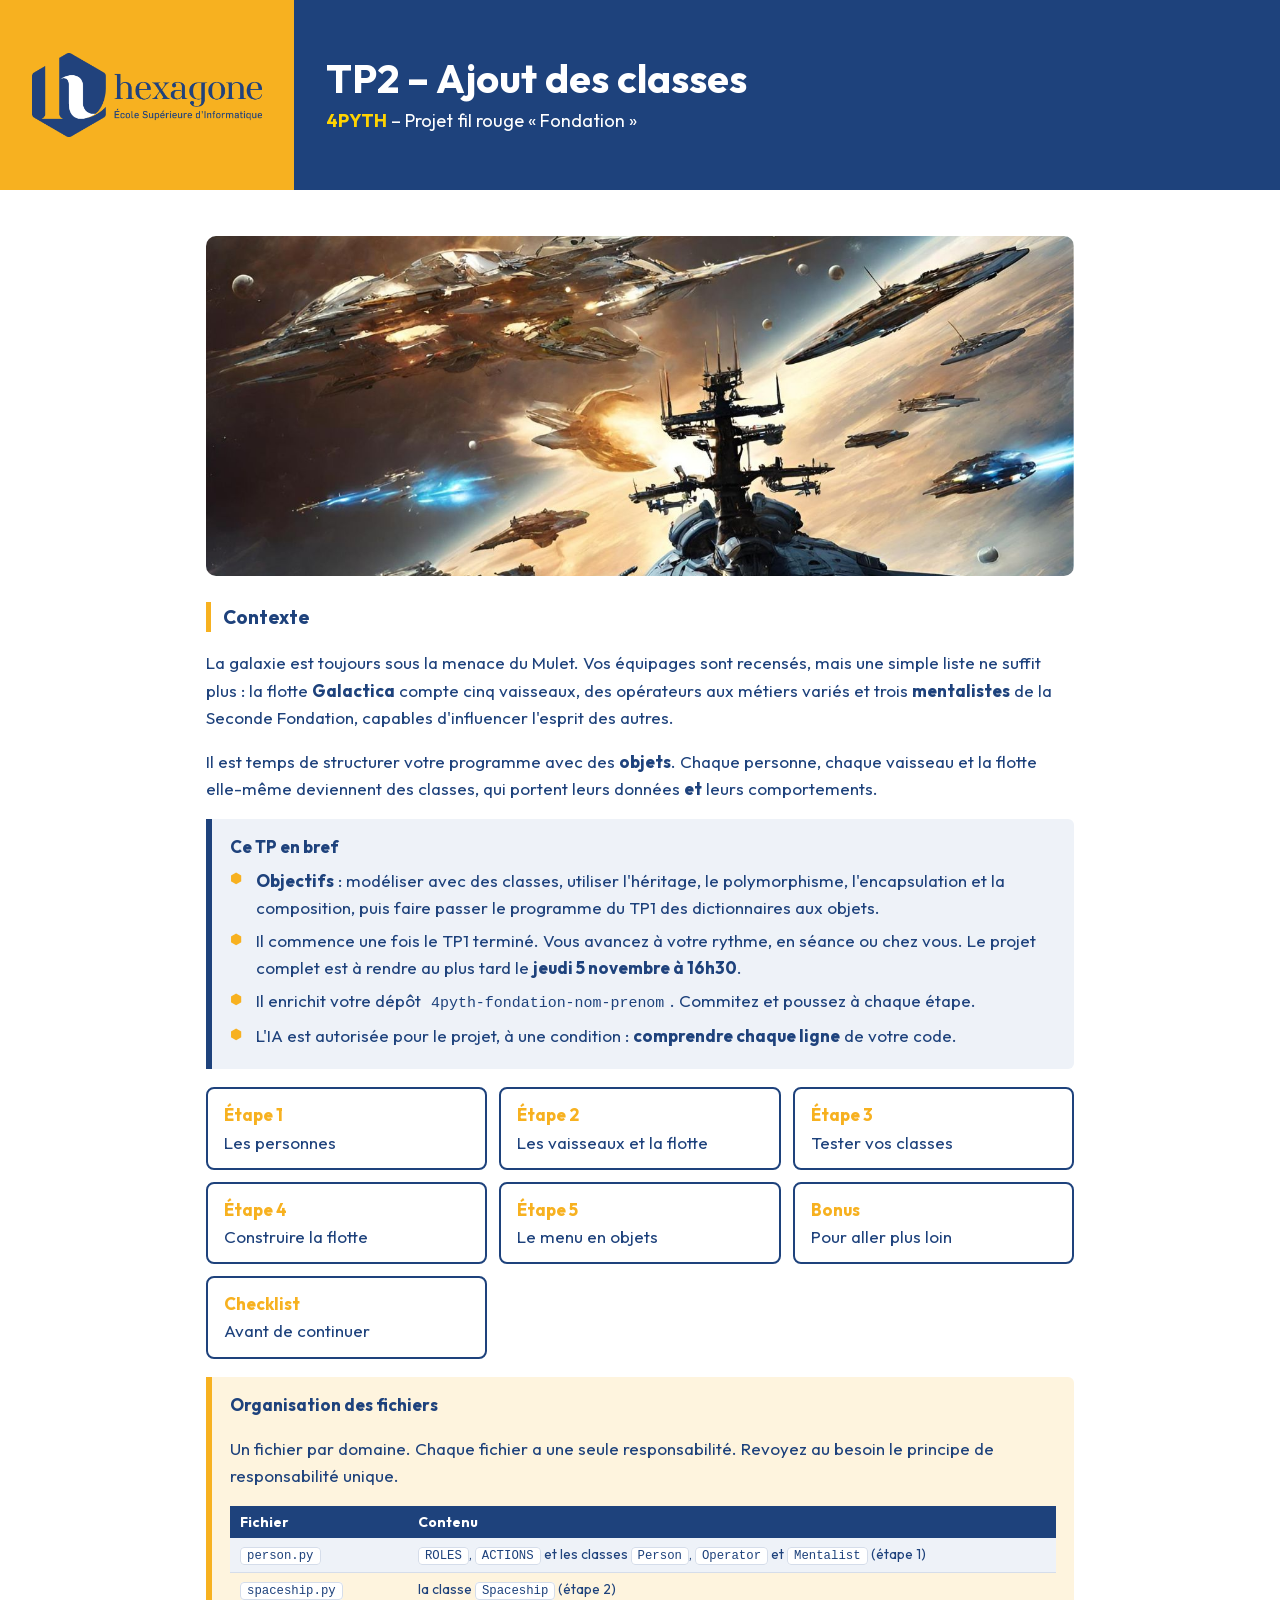
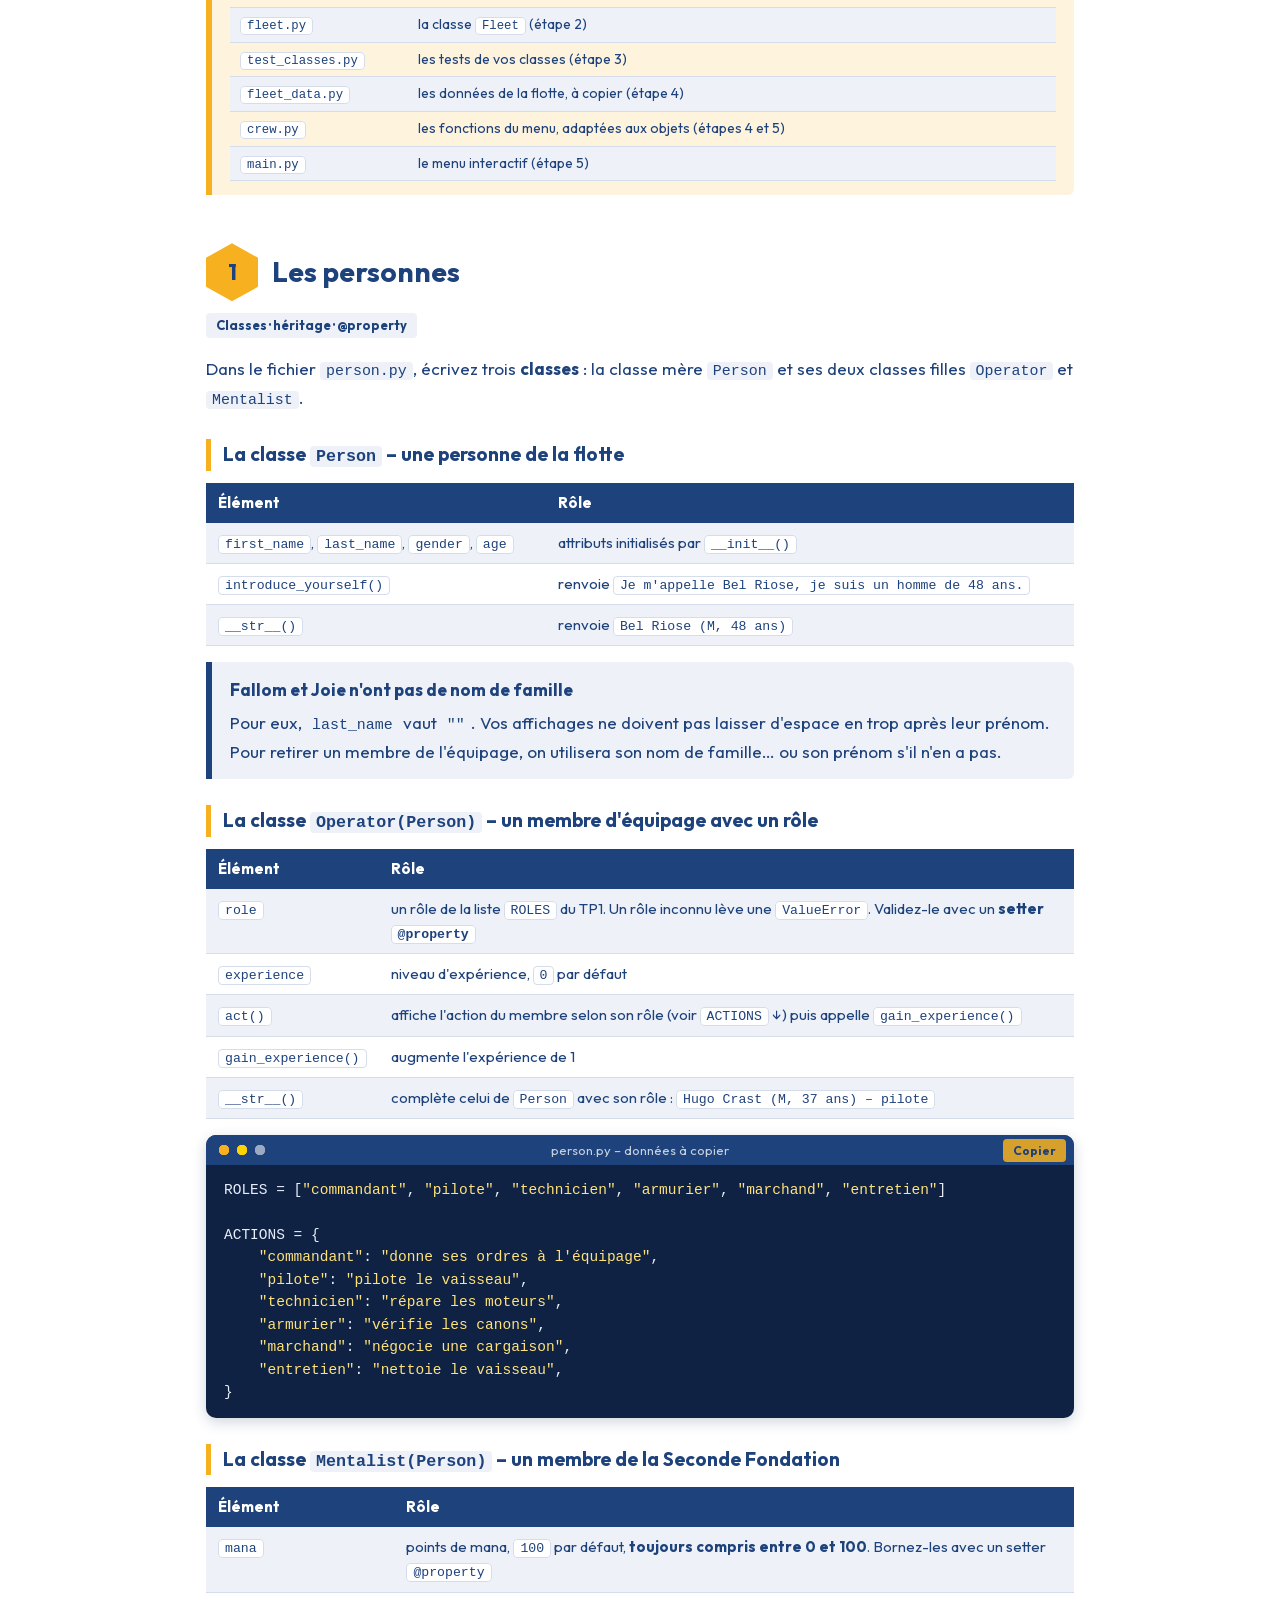
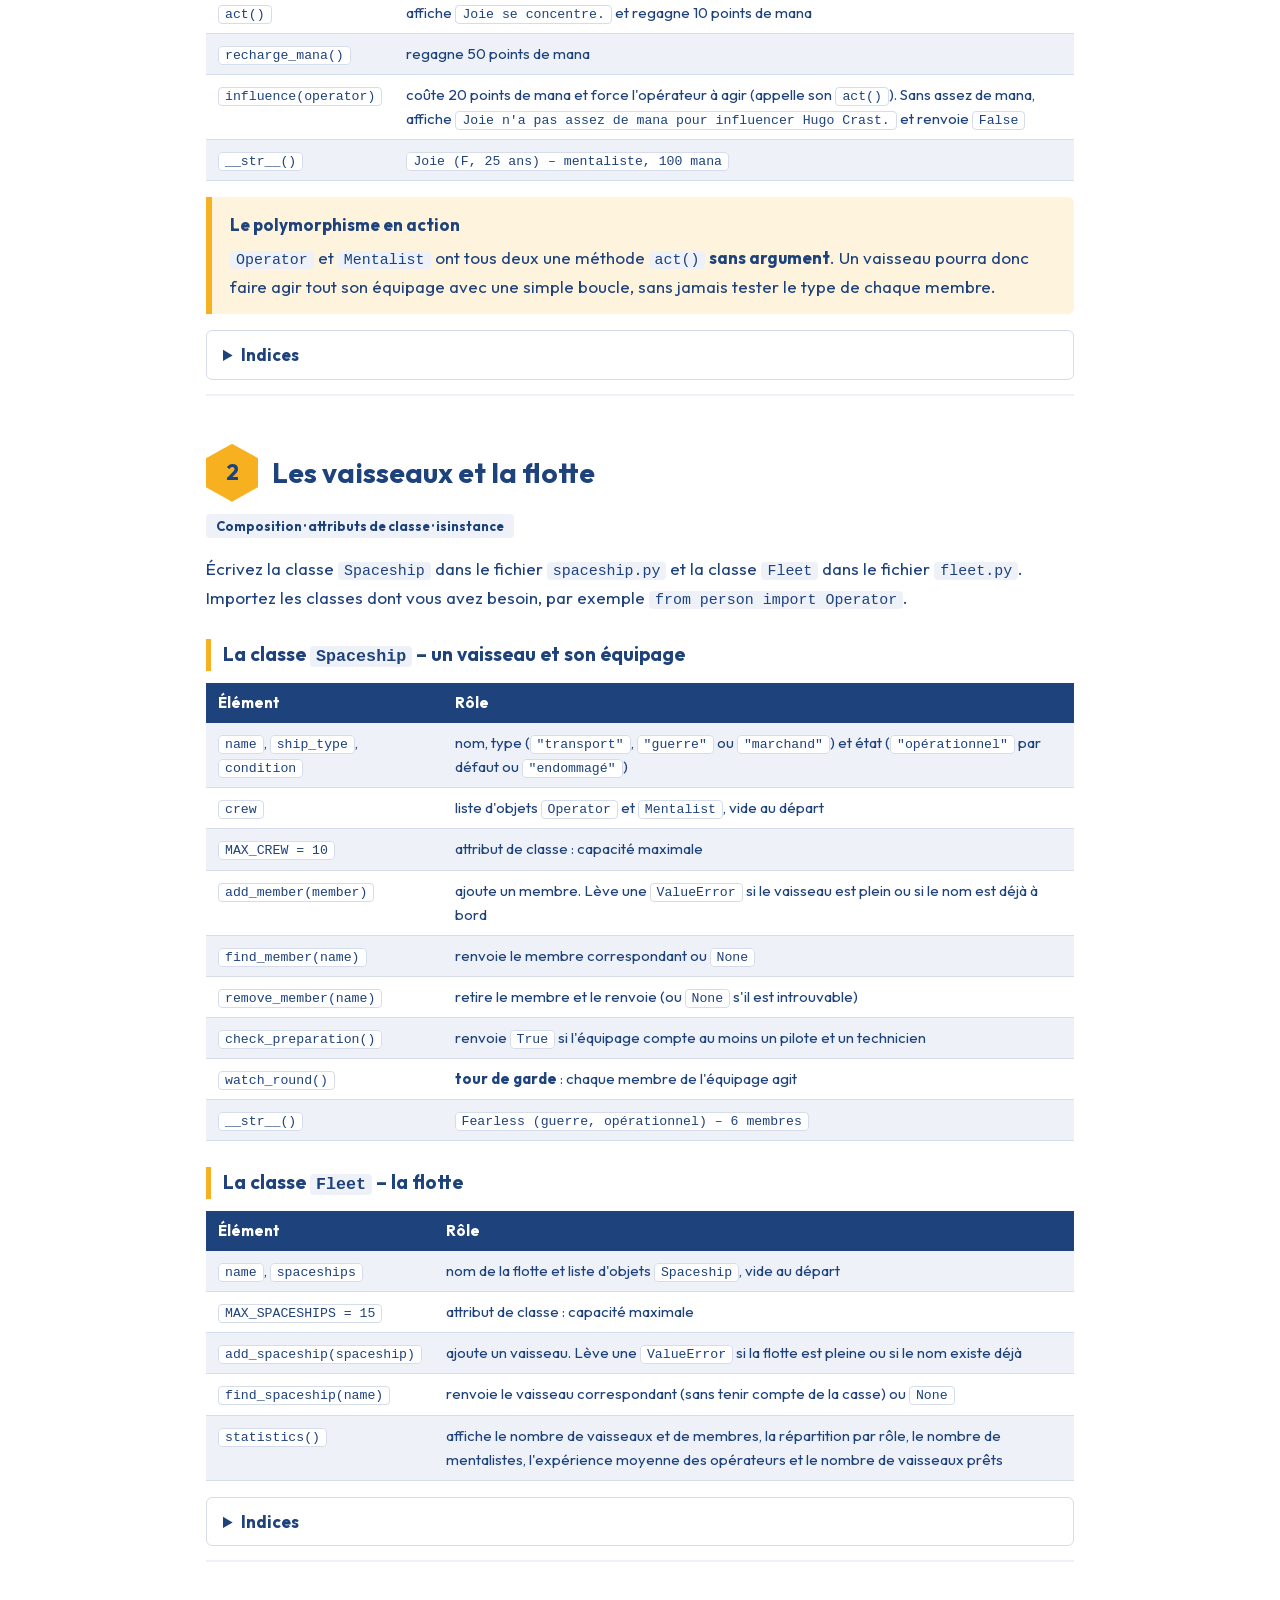
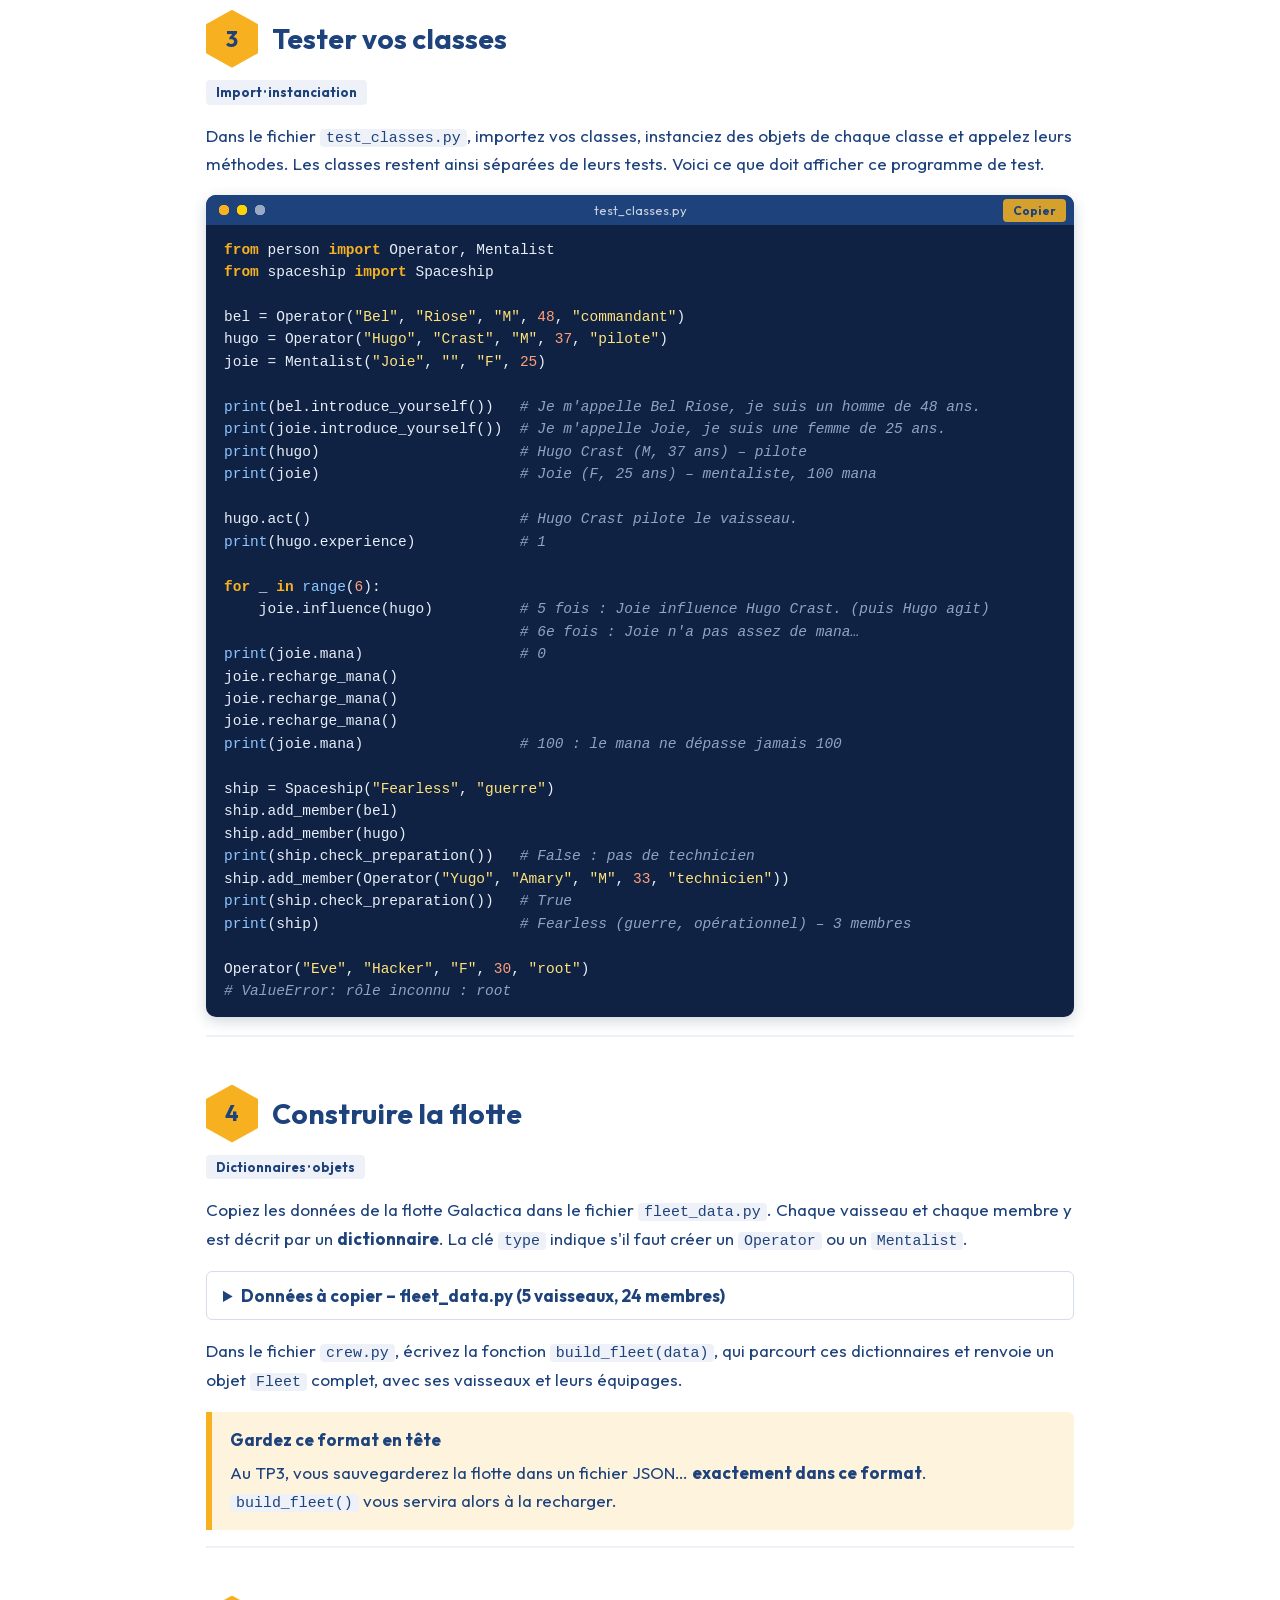
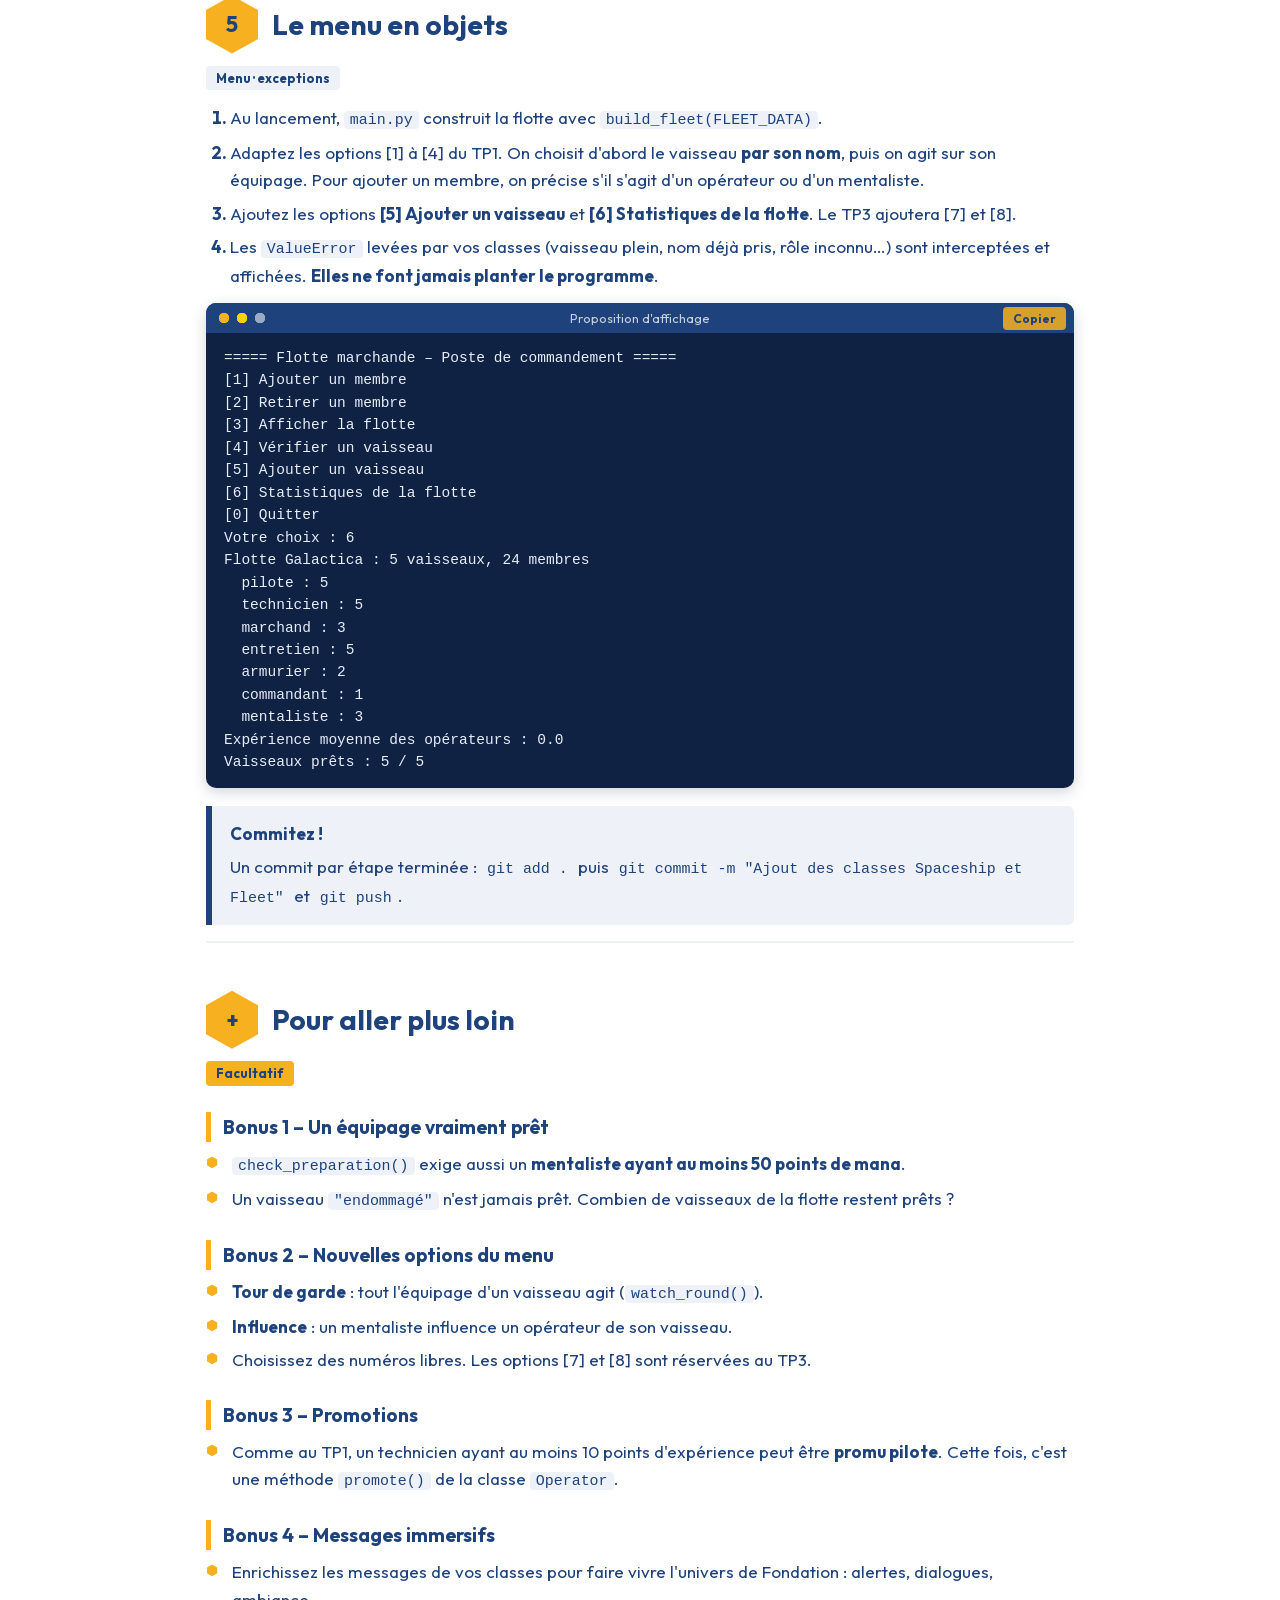
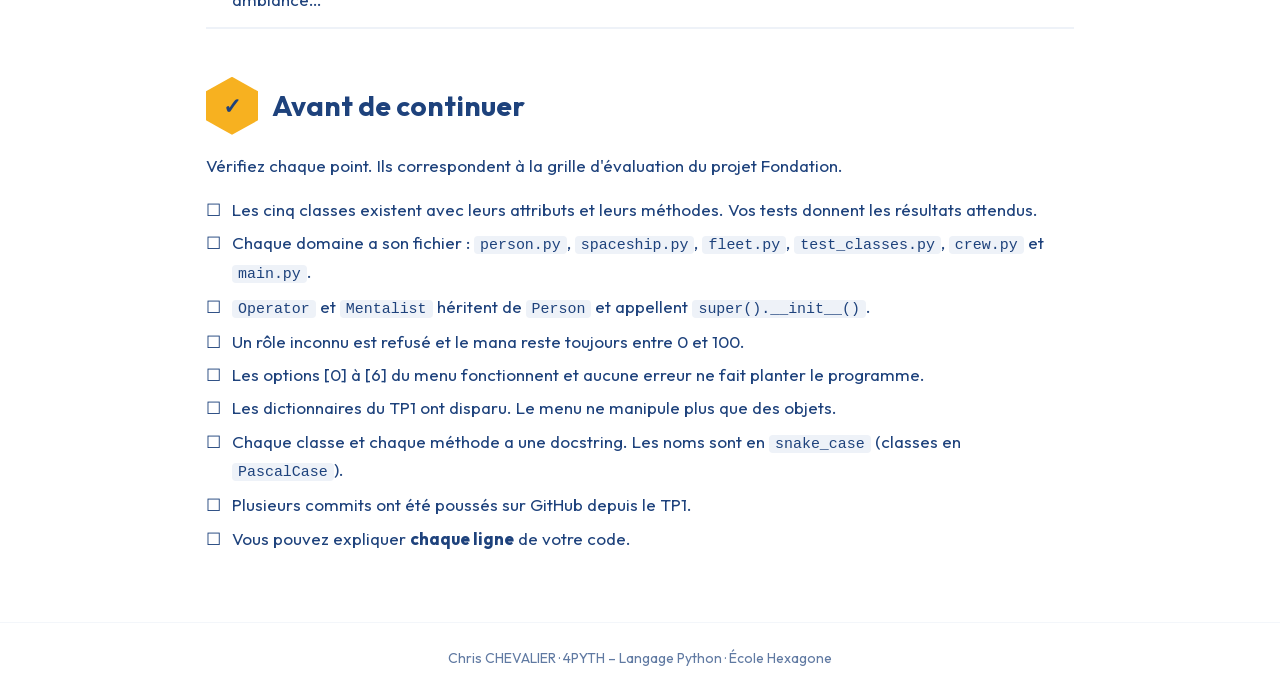
<file: tp/tp2.html>
<!doctype html>
<html lang="fr">
<head>
  <meta charset="utf-8">
  <meta name="viewport" content="width=device-width, initial-scale=1">
  <title>TP2 – Ajout des classes – 4PYTH</title>
  <link rel="stylesheet" href="../assets/css/enonce.css">
</head>
<body>

<header class="entete">
  <div class="panneau"><img src="../assets/charte/logo-hexagone.png" alt="École Hexagone"></div>
  <div class="titre">
    <h1>TP2 – Ajout des classes</h1>
    <p><span class="code-module">4PYTH</span> – Projet fil rouge « Fondation »</p>
  </div>
</header>

<main>

  <figure class="illustration">
    <img src="../assets/img/fondation-flotte.jpg" alt="Une flotte de vaisseaux spatiaux en orbite autour d'une planète">
  </figure>

  <h3>Contexte</h3>
  <p>
    La galaxie est toujours sous la menace du Mulet. Vos équipages sont recensés, mais une simple liste ne suffit plus :
    la flotte <strong>Galactica</strong> compte cinq vaisseaux, des opérateurs aux métiers variés et trois
    <strong>mentalistes</strong> de la Seconde Fondation, capables d'influencer l'esprit des autres.
  </p>
  <p>
    Il est temps de structurer votre programme avec des <strong>objets</strong>. Chaque personne, chaque vaisseau et la flotte
    elle-même deviennent des classes, qui portent leurs données <strong>et</strong> leurs comportements.
  </p>

  <div class="encadre marine">
    <span class="intitule">Ce TP en bref</span>
    <ul>
      <li><strong>Objectifs</strong> : modéliser avec des classes, utiliser l'héritage, le polymorphisme, l'encapsulation et la composition,
        puis faire passer le programme du TP1 des dictionnaires aux objets.</li>
      <li>Il commence une fois le TP1 terminé. Vous avancez à votre rythme, en séance ou chez vous. Le projet complet est à rendre au plus tard le <strong>jeudi 5 novembre à 16h30</strong>.</li>
      <li>Il enrichit votre dépôt <code>4pyth-fondation-nom-prenom</code>. Commitez et poussez à chaque étape.</li>
      <li>L'IA est autorisée pour le projet, à une condition : <strong>comprendre chaque ligne</strong> de votre code.</li>
    </ul>
  </div>

  <nav class="sommaire">
    <a href="#etape-1"><span class="n">Étape 1</span><br>Les personnes</a>
    <a href="#etape-2"><span class="n">Étape 2</span><br>Les vaisseaux et la flotte</a>
    <a href="#etape-3"><span class="n">Étape 3</span><br>Tester vos classes</a>
    <a href="#etape-4"><span class="n">Étape 4</span><br>Construire la flotte</a>
    <a href="#etape-5"><span class="n">Étape 5</span><br>Le menu en objets</a>
    <a href="#bonus"><span class="n">Bonus</span><br>Pour aller plus loin</a>
    <a href="#auto-evaluation"><span class="n">Checklist</span><br>Avant de continuer</a>
  </nav>

  <div class="encadre">
    <span class="intitule">Organisation des fichiers</span>
    <p>Un fichier par domaine. Chaque fichier a une seule responsabilité. Revoyez au besoin le principe de responsabilité unique.</p>
    <table class="compact">
      <tr><th>Fichier</th><th>Contenu</th></tr>
      <tr><td><code>person.py</code></td><td><code>ROLES</code>, <code>ACTIONS</code> et les classes <code>Person</code>, <code>Operator</code> et <code>Mentalist</code> (étape 1)</td></tr>
      <tr><td><code>spaceship.py</code></td><td>la classe <code>Spaceship</code> (étape 2)</td></tr>
      <tr><td><code>fleet.py</code></td><td>la classe <code>Fleet</code> (étape 2)</td></tr>
      <tr><td><code>test_classes.py</code></td><td>les tests de vos classes (étape 3)</td></tr>
      <tr><td><code>fleet_data.py</code></td><td>les données de la flotte, à copier (étape 4)</td></tr>
      <tr><td><code>crew.py</code></td><td>les fonctions du menu, adaptées aux objets (étapes 4 et 5)</td></tr>
      <tr><td><code>main.py</code></td><td>le menu interactif (étape 5)</td></tr>
    </table>
  </div>

  <!-- ================================================================== -->
  <section class="defi" id="etape-1">
    <h2><span class="num">1</span> Les personnes</h2>
    <div class="meta"><span class="etiquette clair">Classes · héritage · @property</span></div>

    <p>
      Dans le fichier <code>person.py</code>, écrivez trois <strong>classes</strong> : la classe mère <code>Person</code>
      et ses deux classes filles <code>Operator</code> et <code>Mentalist</code>.
    </p>

    <h3>La classe <code>Person</code> – une personne de la flotte</h3>
    <table>
      <tr><th>Élément</th><th>Rôle</th></tr>
      <tr><td><code>first_name</code>, <code>last_name</code>, <code>gender</code>, <code>age</code></td><td>attributs initialisés par <code>__init__()</code></td></tr>
      <tr><td><code>introduce_yourself()</code></td><td>renvoie <code>Je m'appelle Bel Riose, je suis un homme de 48 ans.</code></td></tr>
      <tr><td><code>__str__()</code></td><td>renvoie <code>Bel Riose (M, 48 ans)</code></td></tr>
    </table>

    <div class="encadre marine">
      <span class="intitule">Fallom et Joie n'ont pas de nom de famille</span>
      Pour eux, <code>last_name</code> vaut <code>""</code>. Vos affichages ne doivent pas laisser d'espace en trop après leur prénom.
      Pour retirer un membre de l'équipage, on utilisera son nom de famille… ou son prénom s'il n'en a pas.
    </div>

    <h3>La classe <code>Operator(Person)</code> – un membre d'équipage avec un rôle</h3>
    <table>
      <tr><th>Élément</th><th>Rôle</th></tr>
      <tr><td><code>role</code></td><td>un rôle de la liste <code>ROLES</code> du TP1. Un rôle inconnu lève une <code>ValueError</code>. Validez-le avec un <strong>setter <code>@property</code></strong></td></tr>
      <tr><td><code>experience</code></td><td>niveau d'expérience, <code>0</code> par défaut</td></tr>
      <tr><td><code>act()</code></td><td>affiche l'action du membre selon son rôle (voir <code>ACTIONS</code> ↓) puis appelle <code>gain_experience()</code></td></tr>
      <tr><td><code>gain_experience()</code></td><td>augmente l'expérience de 1</td></tr>
      <tr><td><code>__str__()</code></td><td>complète celui de <code>Person</code> avec son rôle : <code>Hugo Crast (M, 37 ans) – pilote</code></td></tr>
    </table>

    <pre data-titre="person.py – données à copier"><code class="language-python">
      ROLES = ["commandant", "pilote", "technicien", "armurier", "marchand", "entretien"]

      ACTIONS = {
          "commandant": "donne ses ordres à l'équipage",
          "pilote": "pilote le vaisseau",
          "technicien": "répare les moteurs",
          "armurier": "vérifie les canons",
          "marchand": "négocie une cargaison",
          "entretien": "nettoie le vaisseau",
      }
    </code></pre>

    <h3>La classe <code>Mentalist(Person)</code> – un membre de la Seconde Fondation</h3>
    <table>
      <tr><th>Élément</th><th>Rôle</th></tr>
      <tr><td><code>mana</code></td><td>points de mana, <code>100</code> par défaut, <strong>toujours compris entre 0 et 100</strong>. Bornez-les avec un setter <code>@property</code></td></tr>
      <tr><td><code>act()</code></td><td>affiche <code>Joie se concentre.</code> et regagne 10 points de mana</td></tr>
      <tr><td><code>recharge_mana()</code></td><td>regagne 50 points de mana</td></tr>
      <tr><td><code>influence(operator)</code></td><td>coûte 20 points de mana et force l'opérateur à agir (appelle son <code>act()</code>). Sans assez de mana, affiche
        <code>Joie n'a pas assez de mana pour influencer Hugo Crast.</code> et renvoie <code>False</code></td></tr>
      <tr><td><code>__str__()</code></td><td><code>Joie (F, 25 ans) – mentaliste, 100 mana</code></td></tr>
    </table>

    <div class="encadre">
      <span class="intitule">Le polymorphisme en action</span>
      <code>Operator</code> et <code>Mentalist</code> ont tous deux une méthode <code>act()</code> <strong>sans argument</strong>.
      Un vaisseau pourra donc faire agir tout son équipage avec une simple boucle, sans jamais tester le type de chaque membre.
    </div>

    <details>
      <summary>Indices</summary>
      <ul>
        <li>Revoyez les notions d'héritage, de <code>super()</code> et de <code>@property</code> (validation d'une écriture).</li>
        <li>Dans <code>__init__()</code>, écrivez <code>self.role = role</code>. L'affectation passe par votre setter, donc la validation s'applique aussi à la création.</li>
        <li>Pour borner une valeur : <code>max(0, min(value, 100))</code>.</li>
        <li>Une propriété <code>name</code> qui assemble le prénom et le nom puis retire les espaces superflus (<code>strip()</code>) vous simplifiera tous les affichages.</li>
      </ul>
    </details>
  </section>

  <!-- ================================================================== -->
  <section class="defi" id="etape-2">
    <h2><span class="num">2</span> Les vaisseaux et la flotte</h2>
    <div class="meta"><span class="etiquette clair">Composition · attributs de classe · isinstance</span></div>

    <p>
      Écrivez la classe <code>Spaceship</code> dans le fichier <code>spaceship.py</code> et la classe <code>Fleet</code> dans le fichier <code>fleet.py</code>.
      Importez les classes dont vous avez besoin, par exemple <code>from person import Operator</code>.
    </p>

    <h3>La classe <code>Spaceship</code> – un vaisseau et son équipage</h3>
    <table>
      <tr><th>Élément</th><th>Rôle</th></tr>
      <tr><td><code>name</code>, <code>ship_type</code>, <code>condition</code></td><td>nom, type (<code>"transport"</code>, <code>"guerre"</code> ou <code>"marchand"</code>)
        et état (<code>"opérationnel"</code> par défaut ou <code>"endommagé"</code>)</td></tr>
      <tr><td><code>crew</code></td><td>liste d'objets <code>Operator</code> et <code>Mentalist</code>, vide au départ</td></tr>
      <tr><td><code>MAX_CREW = 10</code></td><td>attribut de classe : capacité maximale</td></tr>
      <tr><td><code>add_member(member)</code></td><td>ajoute un membre. Lève une <code>ValueError</code> si le vaisseau est plein ou si le nom est déjà à bord</td></tr>
      <tr><td><code>find_member(name)</code></td><td>renvoie le membre correspondant ou <code>None</code></td></tr>
      <tr><td><code>remove_member(name)</code></td><td>retire le membre et le renvoie (ou <code>None</code> s'il est introuvable)</td></tr>
      <tr><td><code>check_preparation()</code></td><td>renvoie <code>True</code> si l'équipage compte au moins un pilote et un technicien</td></tr>
      <tr><td><code>watch_round()</code></td><td><strong>tour de garde</strong> : chaque membre de l'équipage agit</td></tr>
      <tr><td><code>__str__()</code></td><td><code>Fearless (guerre, opérationnel) – 6 membres</code></td></tr>
    </table>

    <h3>La classe <code>Fleet</code> – la flotte</h3>
    <table>
      <tr><th>Élément</th><th>Rôle</th></tr>
      <tr><td><code>name</code>, <code>spaceships</code></td><td>nom de la flotte et liste d'objets <code>Spaceship</code>, vide au départ</td></tr>
      <tr><td><code>MAX_SPACESHIPS = 15</code></td><td>attribut de classe : capacité maximale</td></tr>
      <tr><td><code>add_spaceship(spaceship)</code></td><td>ajoute un vaisseau. Lève une <code>ValueError</code> si la flotte est pleine ou si le nom existe déjà</td></tr>
      <tr><td><code>find_spaceship(name)</code></td><td>renvoie le vaisseau correspondant (sans tenir compte de la casse) ou <code>None</code></td></tr>
      <tr><td><code>statistics()</code></td><td>affiche le nombre de vaisseaux et de membres, la répartition par rôle, le nombre de mentalistes,
        l'expérience moyenne des opérateurs et le nombre de vaisseaux prêts</td></tr>
    </table>

    <details>
      <summary>Indices</summary>
      <ul>
        <li>Revoyez les notions de composition (des objets dans des objets) et d'<code>isinstance()</code>.</li>
        <li>Un mentaliste n'a pas de rôle. Dans <code>check_preparation()</code> et <code>statistics()</code>, ne regardez le rôle que des objets <code>Operator</code>.</li>
      </ul>
    </details>
  </section>

  <!-- ================================================================== -->
  <section class="defi" id="etape-3">
    <h2><span class="num">3</span> Tester vos classes</h2>
    <div class="meta"><span class="etiquette clair">Import · instanciation</span></div>

    <p>
      Dans le fichier <code>test_classes.py</code>, importez vos classes, instanciez des objets de chaque classe et appelez leurs
      méthodes. Les classes restent ainsi séparées de leurs tests. Voici ce que doit afficher ce programme de test.
    </p>

    <pre data-titre="test_classes.py"><code class="language-python">
      from person import Operator, Mentalist
      from spaceship import Spaceship

      bel = Operator("Bel", "Riose", "M", 48, "commandant")
      hugo = Operator("Hugo", "Crast", "M", 37, "pilote")
      joie = Mentalist("Joie", "", "F", 25)

      print(bel.introduce_yourself())   # Je m'appelle Bel Riose, je suis un homme de 48 ans.
      print(joie.introduce_yourself())  # Je m'appelle Joie, je suis une femme de 25 ans.
      print(hugo)                       # Hugo Crast (M, 37 ans) – pilote
      print(joie)                       # Joie (F, 25 ans) – mentaliste, 100 mana

      hugo.act()                        # Hugo Crast pilote le vaisseau.
      print(hugo.experience)            # 1

      for _ in range(6):
          joie.influence(hugo)          # 5 fois : Joie influence Hugo Crast. (puis Hugo agit)
                                        # 6e fois : Joie n'a pas assez de mana…
      print(joie.mana)                  # 0
      joie.recharge_mana()
      joie.recharge_mana()
      joie.recharge_mana()
      print(joie.mana)                  # 100 : le mana ne dépasse jamais 100

      ship = Spaceship("Fearless", "guerre")
      ship.add_member(bel)
      ship.add_member(hugo)
      print(ship.check_preparation())   # False : pas de technicien
      ship.add_member(Operator("Yugo", "Amary", "M", 33, "technicien"))
      print(ship.check_preparation())   # True
      print(ship)                       # Fearless (guerre, opérationnel) – 3 membres

      Operator("Eve", "Hacker", "F", 30, "root")
      # ValueError: rôle inconnu : root
    </code></pre>
  </section>

  <!-- ================================================================== -->
  <section class="defi" id="etape-4">
    <h2><span class="num">4</span> Construire la flotte</h2>
    <div class="meta"><span class="etiquette clair">Dictionnaires · objets</span></div>

    <p>
      Copiez les données de la flotte Galactica dans le fichier <code>fleet_data.py</code>. Chaque vaisseau et chaque membre y est décrit par un
      <strong>dictionnaire</strong>. La clé <code>type</code> indique s'il faut créer un <code>Operator</code> ou un <code>Mentalist</code>.
    </p>

    <details>
      <summary>Données à copier – fleet_data.py (5 vaisseaux, 24 membres)</summary>
      <pre class="donnees" data-titre="fleet_data.py"><code class="language-python">
FLEET_DATA = {
    "name": "Galactica",
    "spaceships": [
        {"name": "Bayta", "ship_type": "marchand", "condition": "opérationnel", "crew": [
            {"type": "operator", "first_name": "Hugo", "last_name": "Crast", "gender": "M", "age": 37, "role": "pilote"},
            {"type": "operator", "first_name": "Gaal", "last_name": "Dornick", "gender": "F", "age": 34, "role": "technicien"},
            {"type": "operator", "first_name": "Lathan", "last_name": "Devers", "gender": "M", "age": 46, "role": "marchand"},
            {"type": "operator", "first_name": "Novi", "last_name": "Sura", "gender": "F", "age": 25, "role": "entretien"},
        ]},
        {"name": "Dark Nebula", "ship_type": "guerre", "condition": "endommagé", "crew": [
            {"type": "operator", "first_name": "Jagger", "last_name": "Fount", "gender": "M", "age": 41, "role": "pilote"},
            {"type": "operator", "first_name": "Munn", "last_name": "Compor", "gender": "M", "age": 27, "role": "technicien"},
            {"type": "operator", "first_name": "Salvor", "last_name": "Hardin", "gender": "F", "age": 28, "role": "armurier"},
            {"type": "operator", "first_name": "Ebling", "last_name": "Mis", "gender": "M", "age": 34, "role": "entretien"},
            {"type": "mentalist", "first_name": "Tellem", "last_name": "Bond", "gender": "M", "age": 48, "mana": 100},
        ]},
        {"name": "Fearless", "ship_type": "guerre", "condition": "opérationnel", "crew": [
            {"type": "operator", "first_name": "Bel", "last_name": "Riose", "gender": "M", "age": 48, "role": "commandant"},
            {"type": "operator", "first_name": "Hober", "last_name": "Mallow", "gender": "M", "age": 52, "role": "pilote"},
            {"type": "operator", "first_name": "Yugo", "last_name": "Amary", "gender": "M", "age": 33, "role": "technicien"},
            {"type": "operator", "first_name": "Han", "last_name": "Pritcher", "gender": "M", "age": 31, "role": "armurier"},
            {"type": "operator", "first_name": "Harlan", "last_name": "Branno", "gender": "F", "age": 38, "role": "entretien"},
            {"type": "mentalist", "first_name": "Yanna", "last_name": "Seldon", "gender": "F", "age": 52, "mana": 100},
        ]},
        {"name": "Unimara", "ship_type": "marchand", "condition": "opérationnel", "crew": [
            {"type": "operator", "first_name": "Fallom", "last_name": "", "gender": "F", "age": 28, "role": "pilote"},
            {"type": "operator", "first_name": "Toran", "last_name": "Darell", "gender": "M", "age": 52, "role": "technicien"},
            {"type": "operator", "first_name": "Limmar", "last_name": "Ponyets", "gender": "M", "age": 43, "role": "marchand"},
            {"type": "operator", "first_name": "Jord", "last_name": "Commasson", "gender": "M", "age": 53, "role": "entretien"},
            {"type": "mentalist", "first_name": "Joie", "last_name": "", "gender": "F", "age": 25, "mana": 100},
        ]},
        {"name": "Weinis", "ship_type": "marchand", "condition": "endommagé", "crew": [
            {"type": "operator", "first_name": "Lewis", "last_name": "Pirenne", "gender": "M", "age": 34, "role": "pilote"},
            {"type": "operator", "first_name": "Stora", "last_name": "Gendibal", "gender": "F", "age": 35, "role": "technicien"},
            {"type": "operator", "first_name": "Eskel", "last_name": "Gorov", "gender": "M", "age": 32, "role": "marchand"},
            {"type": "operator", "first_name": "Bayta", "last_name": "Darell", "gender": "F", "age": 48, "role": "entretien"},
        ]},
    ],
}
      </code></pre>
    </details>

    <p>
      Dans le fichier <code>crew.py</code>, écrivez la fonction <code>build_fleet(data)</code>, qui parcourt ces dictionnaires et renvoie un objet <code>Fleet</code>
      complet, avec ses vaisseaux et leurs équipages.
    </p>

    <div class="encadre">
      <span class="intitule">Gardez ce format en tête</span>
      Au TP3, vous sauvegarderez la flotte dans un fichier JSON… <strong>exactement dans ce format</strong>. <code>build_fleet()</code> vous servira alors à la recharger.
    </div>
  </section>

  <!-- ================================================================== -->
  <section class="defi" id="etape-5">
    <h2><span class="num">5</span> Le menu en objets</h2>
    <div class="meta"><span class="etiquette clair">Menu · exceptions</span></div>

    <ol>
      <li>Au lancement, <code>main.py</code> construit la flotte avec <code>build_fleet(FLEET_DATA)</code>.</li>
      <li>Adaptez les options [1] à [4] du TP1. On choisit d'abord le vaisseau <strong>par son nom</strong>, puis on agit sur son équipage.
        Pour ajouter un membre, on précise s'il s'agit d'un opérateur ou d'un mentaliste.</li>
      <li>Ajoutez les options <strong>[5] Ajouter un vaisseau</strong> et <strong>[6] Statistiques de la flotte</strong>.
        Le TP3 ajoutera [7] et [8].</li>
      <li>Les <code>ValueError</code> levées par vos classes (vaisseau plein, nom déjà pris, rôle inconnu…) sont interceptées et affichées.
        <strong>Elles ne font jamais planter le programme</strong>.</li>
    </ol>

    <pre data-titre="Proposition d'affichage"><code class="language-plaintext">
      ===== Flotte marchande – Poste de commandement =====
      [1] Ajouter un membre
      [2] Retirer un membre
      [3] Afficher la flotte
      [4] Vérifier un vaisseau
      [5] Ajouter un vaisseau
      [6] Statistiques de la flotte
      [0] Quitter
      Votre choix : 6
      Flotte Galactica : 5 vaisseaux, 24 membres
        pilote : 5
        technicien : 5
        marchand : 3
        entretien : 5
        armurier : 2
        commandant : 1
        mentaliste : 3
      Expérience moyenne des opérateurs : 0.0
      Vaisseaux prêts : 5 / 5
    </code></pre>

    <div class="encadre marine">
      <span class="intitule">Commitez !</span>
      Un commit par étape terminée : <code>git add .</code> puis <code>git commit -m "Ajout des classes Spaceship et Fleet"</code> et <code>git push</code>.
    </div>
  </section>

  <!-- ================================================================== -->
  <section class="defi" id="bonus">
    <h2><span class="num">+</span> Pour aller plus loin</h2>
    <div class="meta"><span class="etiquette ambre">Facultatif</span></div>

    <h3>Bonus 1 – Un équipage vraiment prêt</h3>
    <ul>
      <li><code>check_preparation()</code> exige aussi un <strong>mentaliste ayant au moins 50 points de mana</strong>.</li>
      <li>Un vaisseau <code>"endommagé"</code> n'est jamais prêt. Combien de vaisseaux de la flotte restent prêts ?</li>
    </ul>

    <h3>Bonus 2 – Nouvelles options du menu</h3>
    <ul>
      <li><strong>Tour de garde</strong> : tout l'équipage d'un vaisseau agit (<code>watch_round()</code>).</li>
      <li><strong>Influence</strong> : un mentaliste influence un opérateur de son vaisseau.</li>
      <li>Choisissez des numéros libres. Les options [7] et [8] sont réservées au TP3.</li>
    </ul>

    <h3>Bonus 3 – Promotions</h3>
    <ul>
      <li>Comme au TP1, un technicien ayant au moins 10 points d'expérience peut être <strong>promu pilote</strong>.
        Cette fois, c'est une méthode <code>promote()</code> de la classe <code>Operator</code>.</li>
    </ul>

    <h3>Bonus 4 – Messages immersifs</h3>
    <ul>
      <li>Enrichissez les messages de vos classes pour faire vivre l'univers de Fondation : alertes, dialogues, ambiance…</li>
    </ul>
  </section>

  <!-- ================================================================== -->
  <section class="defi" id="auto-evaluation">
    <h2><span class="num">✓</span> Avant de continuer</h2>

    <p>Vérifiez chaque point. Ils correspondent à la grille d'évaluation du projet Fondation.</p>
    <ul class="checklist">
      <li>Les cinq classes existent avec leurs attributs et leurs méthodes. Vos tests donnent les résultats attendus.</li>
      <li>Chaque domaine a son fichier : <code>person.py</code>, <code>spaceship.py</code>, <code>fleet.py</code>, <code>test_classes.py</code>, <code>crew.py</code> et <code>main.py</code>.</li>
      <li><code>Operator</code> et <code>Mentalist</code> héritent de <code>Person</code> et appellent <code>super().__init__()</code>.</li>
      <li>Un rôle inconnu est refusé et le mana reste toujours entre 0 et 100.</li>
      <li>Les options [0] à [6] du menu fonctionnent et aucune erreur ne fait planter le programme.</li>
      <li>Les dictionnaires du TP1 ont disparu. Le menu ne manipule plus que des objets.</li>
      <li>Chaque classe et chaque méthode a une docstring. Les noms sont en <code>snake_case</code> (classes en <code>PascalCase</code>).</li>
      <li>Plusieurs commits ont été poussés sur GitHub depuis le TP1.</li>
      <li>Vous pouvez expliquer <strong>chaque ligne</strong> de votre code.</li>
    </ul>
  </section>

</main>

<footer class="pied">Chris CHEVALIER · 4PYTH – Langage Python · École Hexagone</footer>

<script src="../assets/vendor/reveal/plugin/highlight/highlight.js"></script>
<script src="../assets/js/enonce.js"></script>
</body>
</html>
</file>
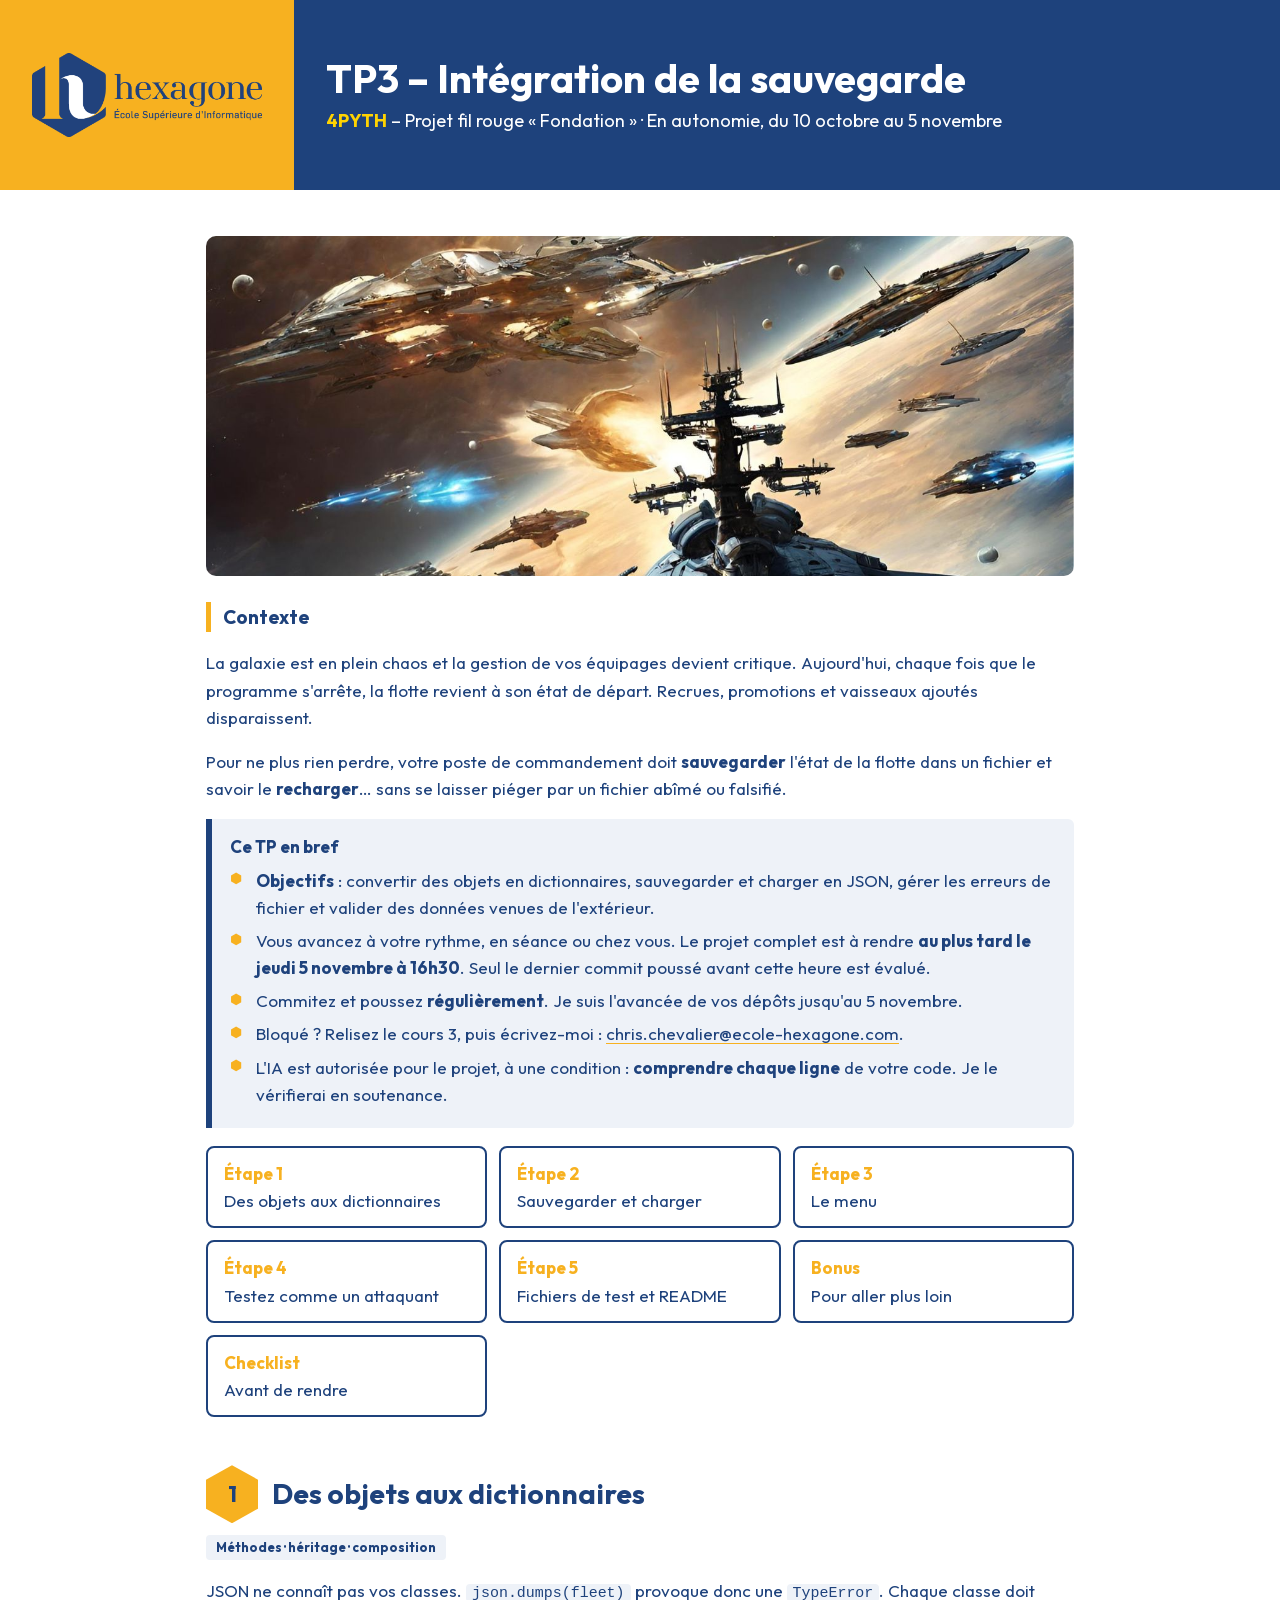
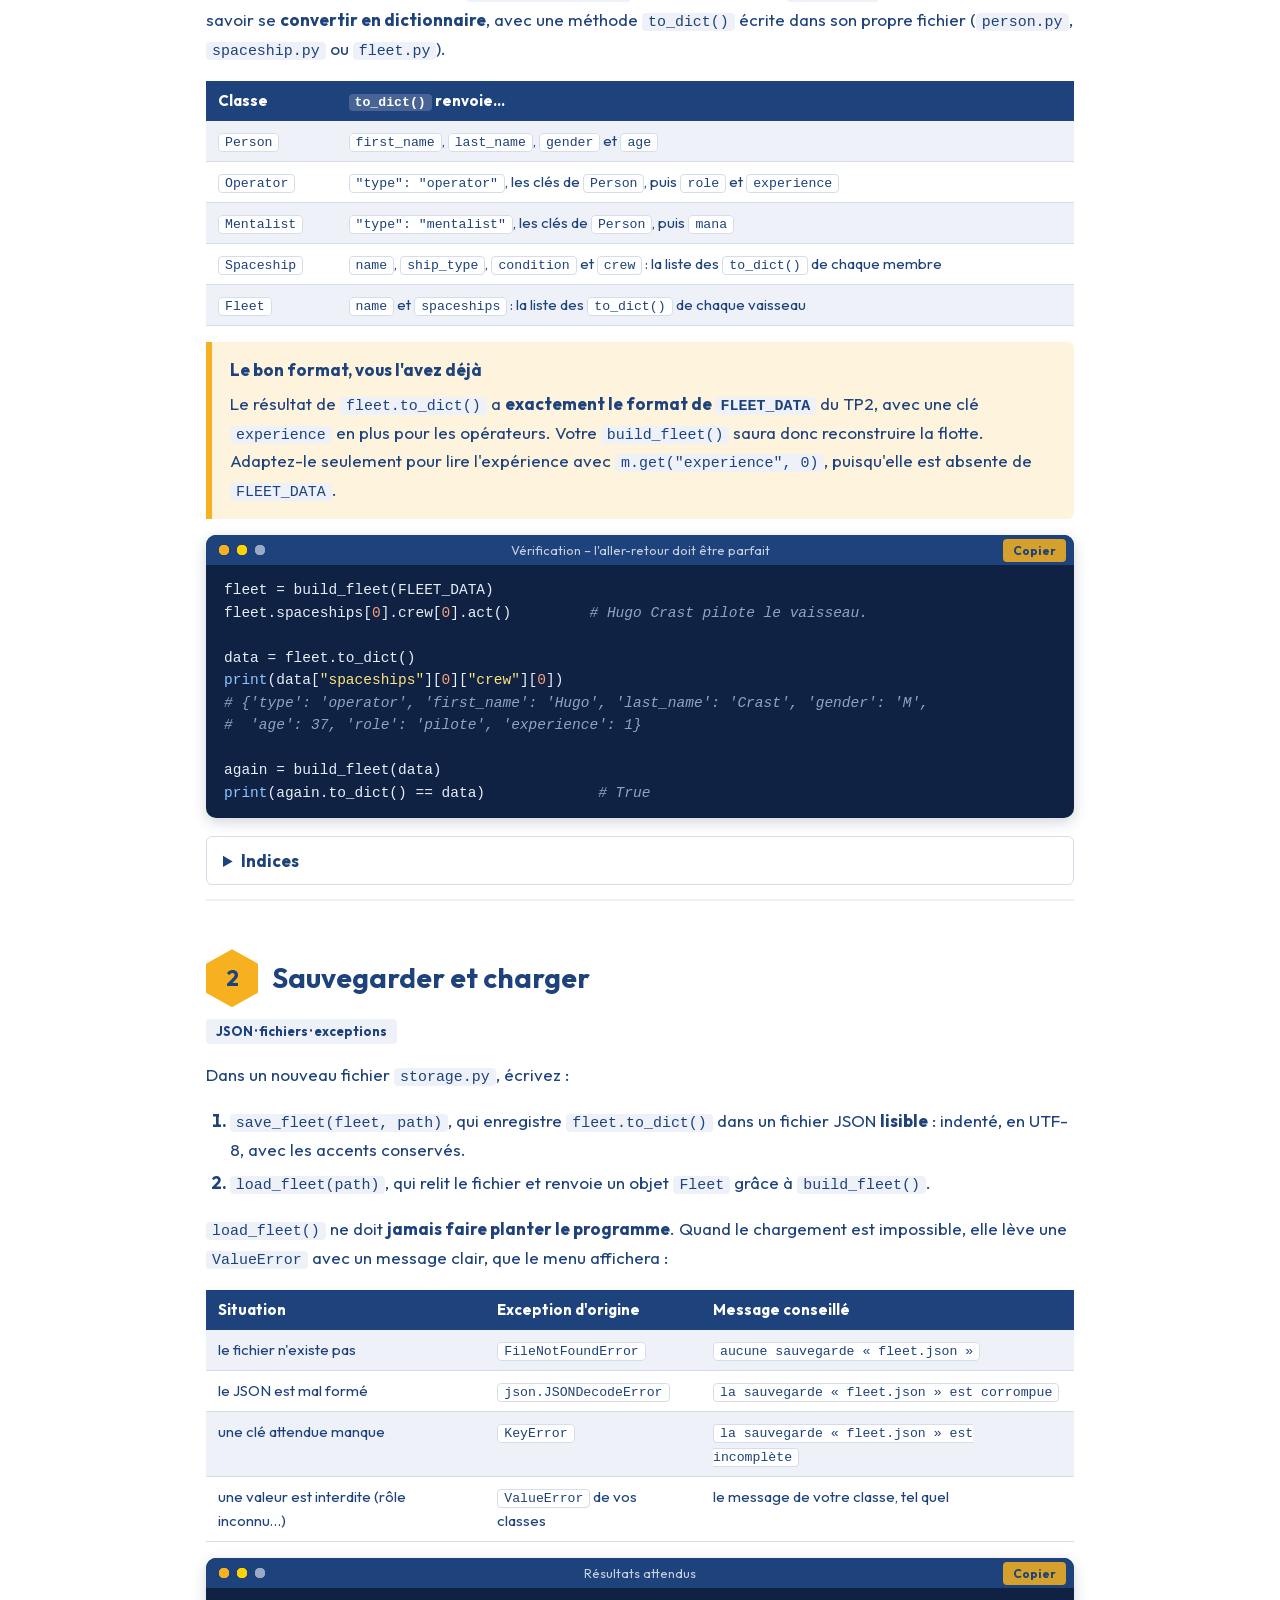
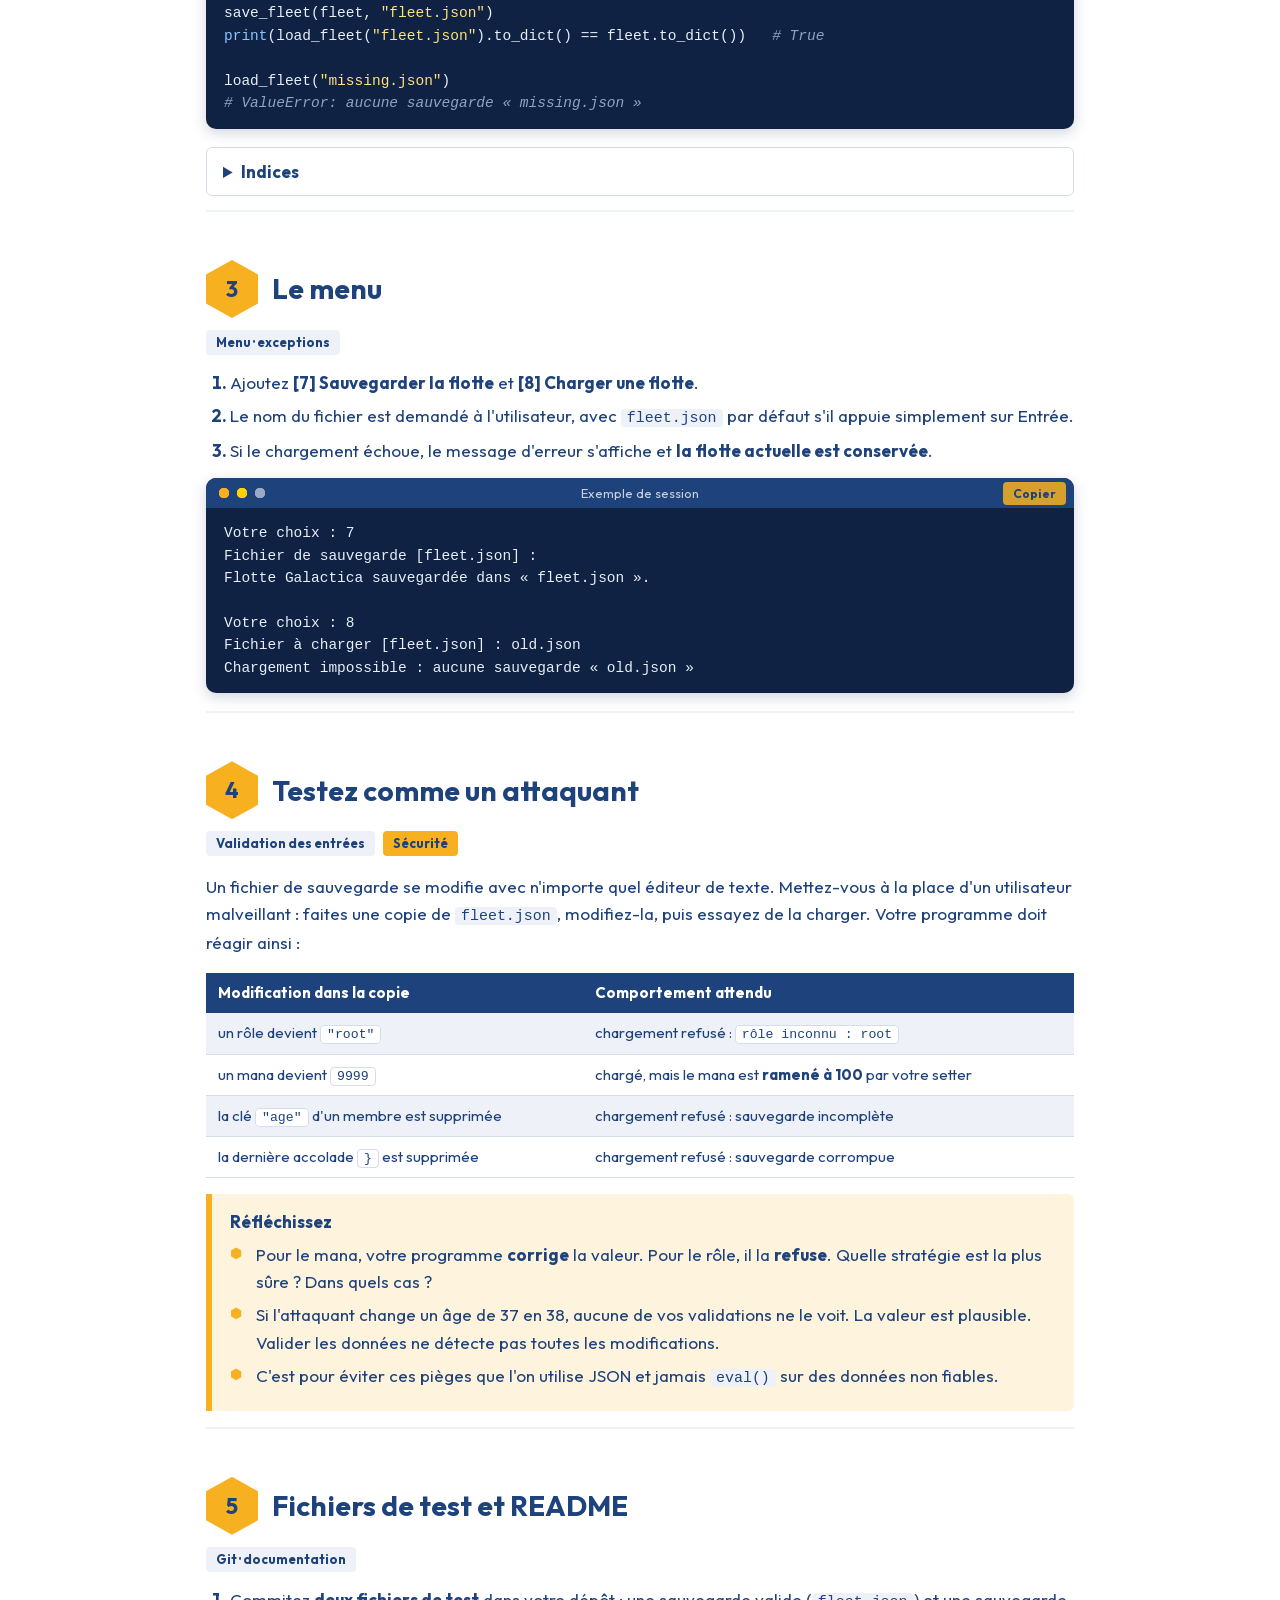
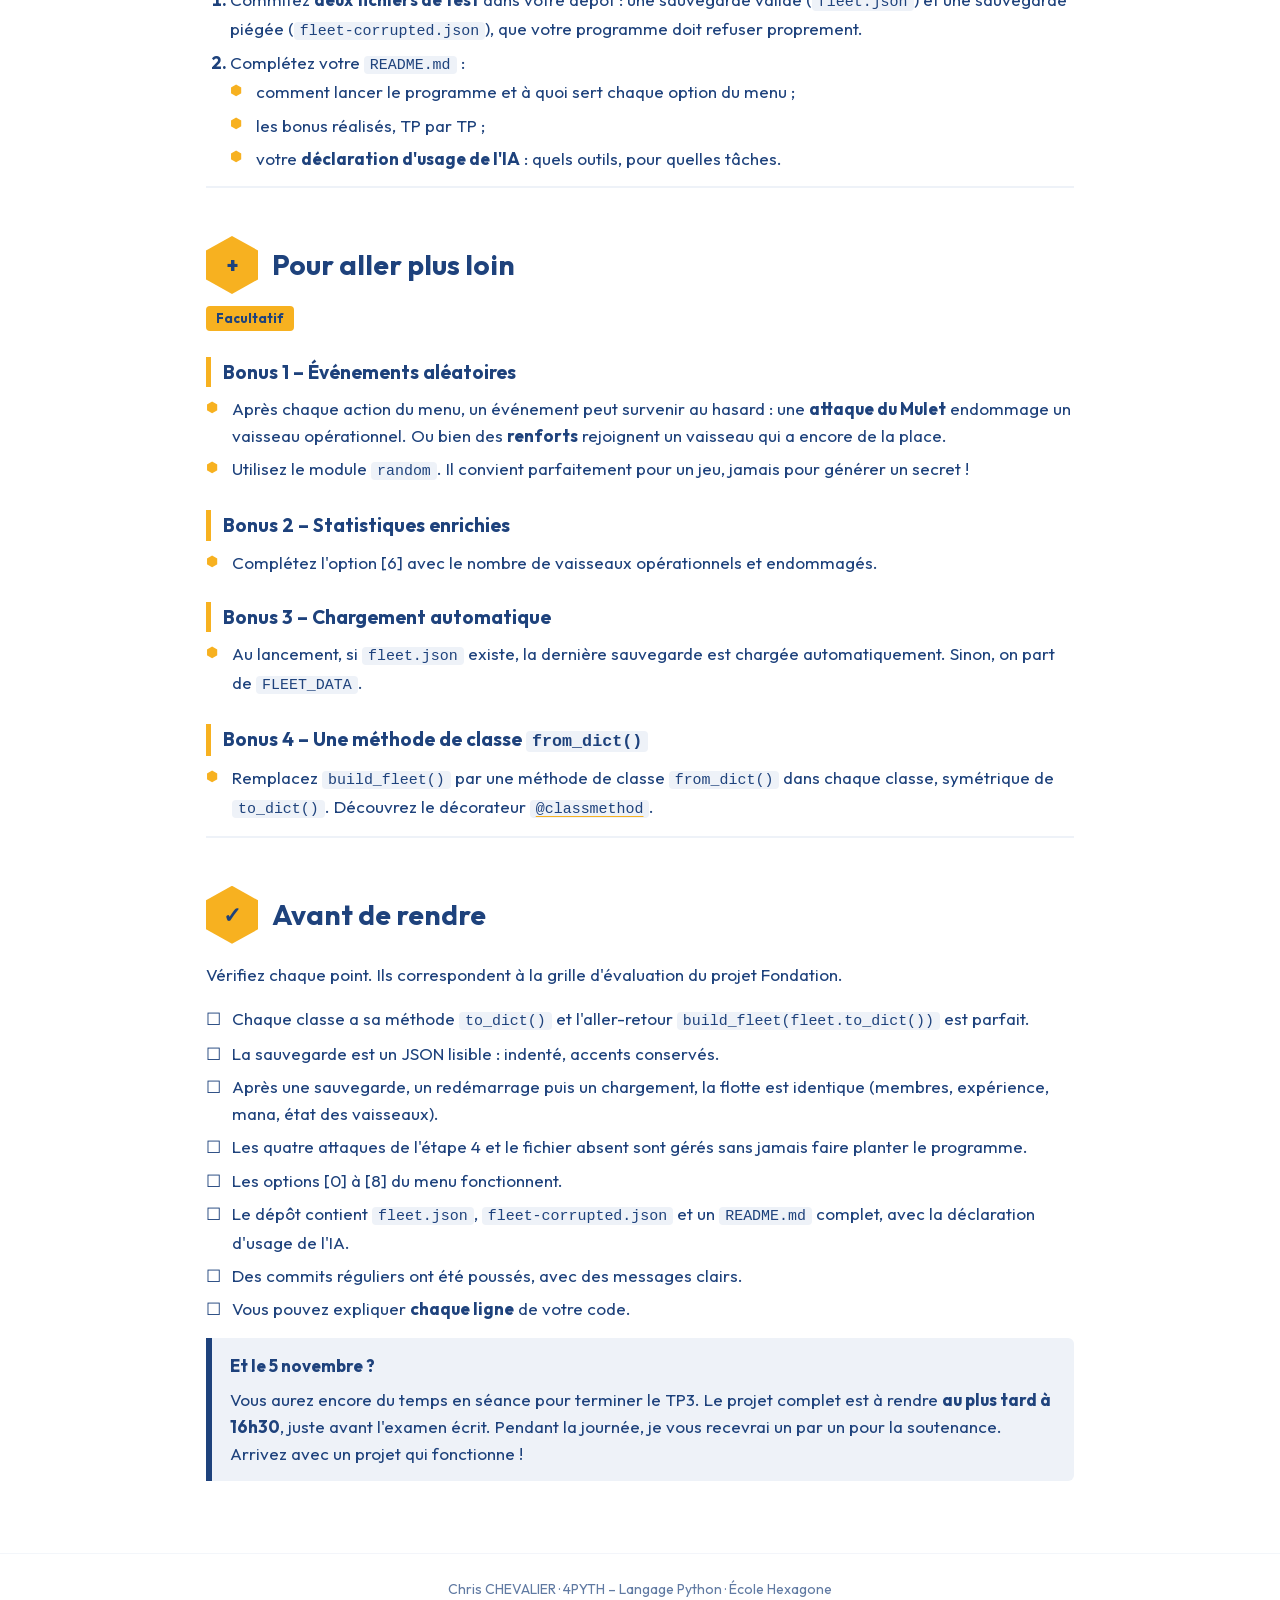
<file: tp/tp3.html>
<!doctype html>
<html lang="fr">
<head>
  <meta charset="utf-8">
  <meta name="viewport" content="width=device-width, initial-scale=1">
  <title>TP3 – Intégration de la sauvegarde – 4PYTH</title>
  <link rel="stylesheet" href="../assets/css/enonce.css">
</head>
<body>

<header class="entete">
  <div class="panneau"><img src="../assets/charte/logo-hexagone.png" alt="École Hexagone"></div>
  <div class="titre">
    <h1>TP3 – Intégration de la sauvegarde</h1>
    <p><span class="code-module">4PYTH</span> – Projet fil rouge « Fondation » · En autonomie, du 10 octobre au 5 novembre</p>
  </div>
</header>

<main>

  <figure class="illustration">
    <img src="../assets/img/fondation-flotte.jpg" alt="Une flotte de vaisseaux spatiaux en orbite autour d'une planète">
  </figure>

  <h3>Contexte</h3>
  <p>
    La galaxie est en plein chaos et la gestion de vos équipages devient critique. Aujourd'hui, chaque fois que le programme
    s'arrête, la flotte revient à son état de départ. Recrues, promotions et vaisseaux ajoutés disparaissent.
  </p>
  <p>
    Pour ne plus rien perdre, votre poste de commandement doit <strong>sauvegarder</strong> l'état de la flotte dans un fichier
    et savoir le <strong>recharger</strong>… sans se laisser piéger par un fichier abîmé ou falsifié.
  </p>

  <div class="encadre marine">
    <span class="intitule">Ce TP en bref</span>
    <ul>
      <li><strong>Objectifs</strong> : convertir des objets en dictionnaires, sauvegarder et charger en JSON, gérer les erreurs de fichier
        et valider des données venues de l'extérieur.</li>
      <li>Vous avancez à votre rythme, en séance ou chez vous. Le projet complet est à rendre <strong>au plus tard le jeudi 5 novembre à 16h30</strong>. Seul le dernier commit poussé avant cette heure est évalué.</li>
      <li>Commitez et poussez <strong>régulièrement</strong>. Je suis l'avancée de vos dépôts jusqu'au 5 novembre.</li>
      <li>Bloqué ? Relisez le cours 3, puis écrivez-moi : <a href="mailto:chris.chevalier@ecole-hexagone.com">chris.chevalier@ecole-hexagone.com</a>.</li>
      <li>L'IA est autorisée pour le projet, à une condition : <strong>comprendre chaque ligne</strong> de votre code. Je le vérifierai en soutenance.</li>
    </ul>
  </div>

  <nav class="sommaire">
    <a href="#etape-1"><span class="n">Étape 1</span><br>Des objets aux dictionnaires</a>
    <a href="#etape-2"><span class="n">Étape 2</span><br>Sauvegarder et charger</a>
    <a href="#etape-3"><span class="n">Étape 3</span><br>Le menu</a>
    <a href="#etape-4"><span class="n">Étape 4</span><br>Testez comme un attaquant</a>
    <a href="#etape-5"><span class="n">Étape 5</span><br>Fichiers de test et README</a>
    <a href="#bonus"><span class="n">Bonus</span><br>Pour aller plus loin</a>
    <a href="#auto-evaluation"><span class="n">Checklist</span><br>Avant de rendre</a>
  </nav>

  <!-- ================================================================== -->
  <section class="defi" id="etape-1">
    <h2><span class="num">1</span> Des objets aux dictionnaires</h2>
    <div class="meta"><span class="etiquette clair">Méthodes · héritage · composition</span></div>

    <p>
      JSON ne connaît pas vos classes. <code>json.dumps(fleet)</code> provoque donc une <code>TypeError</code>. Chaque classe doit savoir
      se <strong>convertir en dictionnaire</strong>, avec une méthode <code>to_dict()</code> écrite dans son propre fichier
      (<code>person.py</code>, <code>spaceship.py</code> ou <code>fleet.py</code>).
    </p>

    <table>
      <tr><th>Classe</th><th><code>to_dict()</code> renvoie…</th></tr>
      <tr><td><code>Person</code></td><td><code>first_name</code>, <code>last_name</code>, <code>gender</code> et <code>age</code></td></tr>
      <tr><td><code>Operator</code></td><td><code>"type": "operator"</code>, les clés de <code>Person</code>, puis <code>role</code> et <code>experience</code></td></tr>
      <tr><td><code>Mentalist</code></td><td><code>"type": "mentalist"</code>, les clés de <code>Person</code>, puis <code>mana</code></td></tr>
      <tr><td><code>Spaceship</code></td><td><code>name</code>, <code>ship_type</code>, <code>condition</code> et <code>crew</code> : la liste des <code>to_dict()</code> de chaque membre</td></tr>
      <tr><td><code>Fleet</code></td><td><code>name</code> et <code>spaceships</code> : la liste des <code>to_dict()</code> de chaque vaisseau</td></tr>
    </table>

    <div class="encadre">
      <span class="intitule">Le bon format, vous l'avez déjà</span>
      Le résultat de <code>fleet.to_dict()</code> a <strong>exactement le format de <code>FLEET_DATA</code></strong> du TP2, avec une clé
      <code>experience</code> en plus pour les opérateurs. Votre <code>build_fleet()</code> saura donc reconstruire la flotte.
      Adaptez-le seulement pour lire l'expérience avec <code>m.get("experience", 0)</code>, puisqu'elle est absente de <code>FLEET_DATA</code>.
    </div>

    <pre data-titre="Vérification – l'aller-retour doit être parfait"><code class="language-python">
      fleet = build_fleet(FLEET_DATA)
      fleet.spaceships[0].crew[0].act()         # Hugo Crast pilote le vaisseau.

      data = fleet.to_dict()
      print(data["spaceships"][0]["crew"][0])
      # {'type': 'operator', 'first_name': 'Hugo', 'last_name': 'Crast', 'gender': 'M',
      #  'age': 37, 'role': 'pilote', 'experience': 1}

      again = build_fleet(data)
      print(again.to_dict() == data)             # True
    </code></pre>

    <details>
      <summary>Indices</summary>
      <ul>
        <li>Revoyez la notion de sauvegarde d'objets avec <code>to_dict()</code>.</li>
        <li>Dans <code>Operator</code>, ne réécrivez pas les quatre clés de <code>Person</code>. Partez de <code>super().to_dict()</code> puis complétez le dictionnaire.</li>
        <li>Dans <code>Spaceship</code> et <code>Fleet</code>, chaque objet contenu sait déjà se convertir. Une boucle qui appelle leur <code>to_dict()</code> suffit.
          C'est la composition qui travaille pour vous.</li>
      </ul>
    </details>
  </section>

  <!-- ================================================================== -->
  <section class="defi" id="etape-2">
    <h2><span class="num">2</span> Sauvegarder et charger</h2>
    <div class="meta"><span class="etiquette clair">JSON · fichiers · exceptions</span></div>

    <p>Dans un nouveau fichier <code>storage.py</code>, écrivez :</p>
    <ol>
      <li><code>save_fleet(fleet, path)</code>, qui enregistre <code>fleet.to_dict()</code> dans un fichier JSON <strong>lisible</strong> :
        indenté, en UTF-8, avec les accents conservés.</li>
      <li><code>load_fleet(path)</code>, qui relit le fichier et renvoie un objet <code>Fleet</code> grâce à <code>build_fleet()</code>.</li>
    </ol>

    <p>
      <code>load_fleet()</code> ne doit <strong>jamais faire planter le programme</strong>. Quand le chargement est impossible, elle lève une
      <code>ValueError</code> avec un message clair, que le menu affichera :
    </p>
    <table>
      <tr><th>Situation</th><th>Exception d'origine</th><th>Message conseillé</th></tr>
      <tr><td>le fichier n'existe pas</td><td><code>FileNotFoundError</code></td><td><code>aucune sauvegarde « fleet.json »</code></td></tr>
      <tr><td>le JSON est mal formé</td><td><code>json.JSONDecodeError</code></td><td><code>la sauvegarde « fleet.json » est corrompue</code></td></tr>
      <tr><td>une clé attendue manque</td><td><code>KeyError</code></td><td><code>la sauvegarde « fleet.json » est incomplète</code></td></tr>
      <tr><td>une valeur est interdite (rôle inconnu…)</td><td><code>ValueError</code> de vos classes</td><td>le message de votre classe, tel quel</td></tr>
    </table>

    <pre data-titre="Résultats attendus"><code class="language-python">
      save_fleet(fleet, "fleet.json")
      print(load_fleet("fleet.json").to_dict() == fleet.to_dict())   # True

      load_fleet("missing.json")
      # ValueError: aucune sauvegarde « missing.json »
    </code></pre>

    <details>
      <summary>Indices</summary>
      <ul>
        <li>Revoyez l'écriture et la lecture du JSON ainsi que le chargement robuste.</li>
        <li><code>json.dump(data, file, indent=2, ensure_ascii=False)</code> dans un fichier ouvert avec <code>encoding="utf-8"</code>.</li>
        <li>Dans un <code>except</code>, vous pouvez lever une nouvelle exception : <code>raise ValueError("…")</code>.</li>
      </ul>
    </details>
  </section>

  <!-- ================================================================== -->
  <section class="defi" id="etape-3">
    <h2><span class="num">3</span> Le menu</h2>
    <div class="meta"><span class="etiquette clair">Menu · exceptions</span></div>

    <ol>
      <li>Ajoutez <strong>[7] Sauvegarder la flotte</strong> et <strong>[8] Charger une flotte</strong>.</li>
      <li>Le nom du fichier est demandé à l'utilisateur, avec <code>fleet.json</code> par défaut s'il appuie simplement sur Entrée.</li>
      <li>Si le chargement échoue, le message d'erreur s'affiche et <strong>la flotte actuelle est conservée</strong>.</li>
    </ol>

    <pre data-titre="Exemple de session"><code class="language-plaintext">
      Votre choix : 7
      Fichier de sauvegarde [fleet.json] :
      Flotte Galactica sauvegardée dans « fleet.json ».

      Votre choix : 8
      Fichier à charger [fleet.json] : old.json
      Chargement impossible : aucune sauvegarde « old.json »
    </code></pre>
  </section>

  <!-- ================================================================== -->
  <section class="defi" id="etape-4">
    <h2><span class="num">4</span> Testez comme un attaquant</h2>
    <div class="meta"><span class="etiquette clair">Validation des entrées</span><span class="etiquette ambre">Sécurité</span></div>

    <p>
      Un fichier de sauvegarde se modifie avec n'importe quel éditeur de texte. Mettez-vous à la place d'un utilisateur malveillant :
      faites une copie de <code>fleet.json</code>, modifiez-la, puis essayez de la charger. Votre programme doit réagir ainsi :
    </p>

    <table>
      <tr><th>Modification dans la copie</th><th>Comportement attendu</th></tr>
      <tr><td>un rôle devient <code>"root"</code></td><td>chargement refusé : <code>rôle inconnu : root</code></td></tr>
      <tr><td>un mana devient <code>9999</code></td><td>chargé, mais le mana est <strong>ramené à 100</strong> par votre setter</td></tr>
      <tr><td>la clé <code>"age"</code> d'un membre est supprimée</td><td>chargement refusé : sauvegarde incomplète</td></tr>
      <tr><td>la dernière accolade <code>}</code> est supprimée</td><td>chargement refusé : sauvegarde corrompue</td></tr>
    </table>

    <div class="encadre">
      <span class="intitule">Réfléchissez</span>
      <ul>
        <li>Pour le mana, votre programme <strong>corrige</strong> la valeur. Pour le rôle, il la <strong>refuse</strong>. Quelle stratégie est la plus sûre ? Dans quels cas ?</li>
        <li>Si l'attaquant change un âge de 37 en 38, aucune de vos validations ne le voit. La valeur est plausible. Valider les données ne détecte pas toutes les modifications.</li>
        <li>C'est pour éviter ces pièges que l'on utilise JSON et jamais <code>eval()</code> sur des données non fiables.</li>
      </ul>
    </div>
  </section>

  <!-- ================================================================== -->
  <section class="defi" id="etape-5">
    <h2><span class="num">5</span> Fichiers de test et README</h2>
    <div class="meta"><span class="etiquette clair">Git · documentation</span></div>

    <ol>
      <li>Commitez <strong>deux fichiers de test</strong> dans votre dépôt : une sauvegarde valide (<code>fleet.json</code>) et une sauvegarde
        piégée (<code>fleet-corrupted.json</code>), que votre programme doit refuser proprement.</li>
      <li>Complétez votre <code>README.md</code> :
        <ul>
          <li>comment lancer le programme et à quoi sert chaque option du menu ;</li>
          <li>les bonus réalisés, TP par TP ;</li>
          <li>votre <strong>déclaration d'usage de l'IA</strong> : quels outils, pour quelles tâches.</li>
        </ul>
      </li>
    </ol>
  </section>

  <!-- ================================================================== -->
  <section class="defi" id="bonus">
    <h2><span class="num">+</span> Pour aller plus loin</h2>
    <div class="meta"><span class="etiquette ambre">Facultatif</span></div>

    <h3>Bonus 1 – Événements aléatoires</h3>
    <ul>
      <li>Après chaque action du menu, un événement peut survenir au hasard : une <strong>attaque du Mulet</strong> endommage un vaisseau
        opérationnel. Ou bien des <strong>renforts</strong> rejoignent un vaisseau qui a encore de la place.</li>
      <li>Utilisez le module <code>random</code>. Il convient parfaitement pour un jeu, jamais pour générer un secret !</li>
    </ul>

    <h3>Bonus 2 – Statistiques enrichies</h3>
    <ul>
      <li>Complétez l'option [6] avec le nombre de vaisseaux opérationnels et endommagés.</li>
    </ul>

    <h3>Bonus 3 – Chargement automatique</h3>
    <ul>
      <li>Au lancement, si <code>fleet.json</code> existe, la dernière sauvegarde est chargée automatiquement. Sinon, on part de <code>FLEET_DATA</code>.</li>
    </ul>

    <h3>Bonus 4 – Une méthode de classe <code>from_dict()</code></h3>
    <ul>
      <li>Remplacez <code>build_fleet()</code> par une méthode de classe <code>from_dict()</code> dans chaque classe, symétrique de <code>to_dict()</code>.
        Découvrez le décorateur <a href="https://docs.python.org/fr/3/library/functions.html#classmethod" target="_blank"><code>@classmethod</code></a>.</li>
    </ul>

  </section>

  <!-- ================================================================== -->
  <section class="defi" id="auto-evaluation">
    <h2><span class="num">✓</span> Avant de rendre</h2>

    <p>Vérifiez chaque point. Ils correspondent à la grille d'évaluation du projet Fondation.</p>
    <ul class="checklist">
      <li>Chaque classe a sa méthode <code>to_dict()</code> et l'aller-retour <code>build_fleet(fleet.to_dict())</code> est parfait.</li>
      <li>La sauvegarde est un JSON lisible : indenté, accents conservés.</li>
      <li>Après une sauvegarde, un redémarrage puis un chargement, la flotte est identique (membres, expérience, mana, état des vaisseaux).</li>
      <li>Les quatre attaques de l'étape 4 et le fichier absent sont gérés sans jamais faire planter le programme.</li>
      <li>Les options [0] à [8] du menu fonctionnent.</li>
      <li>Le dépôt contient <code>fleet.json</code>, <code>fleet-corrupted.json</code> et un <code>README.md</code> complet, avec la déclaration d'usage de l'IA.</li>
      <li>Des commits réguliers ont été poussés, avec des messages clairs.</li>
      <li>Vous pouvez expliquer <strong>chaque ligne</strong> de votre code.</li>
    </ul>

    <div class="encadre marine">
      <span class="intitule">Et le 5 novembre ?</span>
      Vous aurez encore du temps en séance pour terminer le TP3. Le projet complet est à rendre <strong>au plus tard à 16h30</strong>, juste avant l'examen écrit. Pendant la journée, je vous recevrai un par un pour la soutenance. Arrivez avec un projet qui fonctionne !
    </div>
  </section>

</main>

<footer class="pied">Chris CHEVALIER · 4PYTH – Langage Python · École Hexagone</footer>

<script src="../assets/vendor/reveal/plugin/highlight/highlight.js"></script>
<script src="../assets/js/enonce.js"></script>
</body>
</html>
</file>
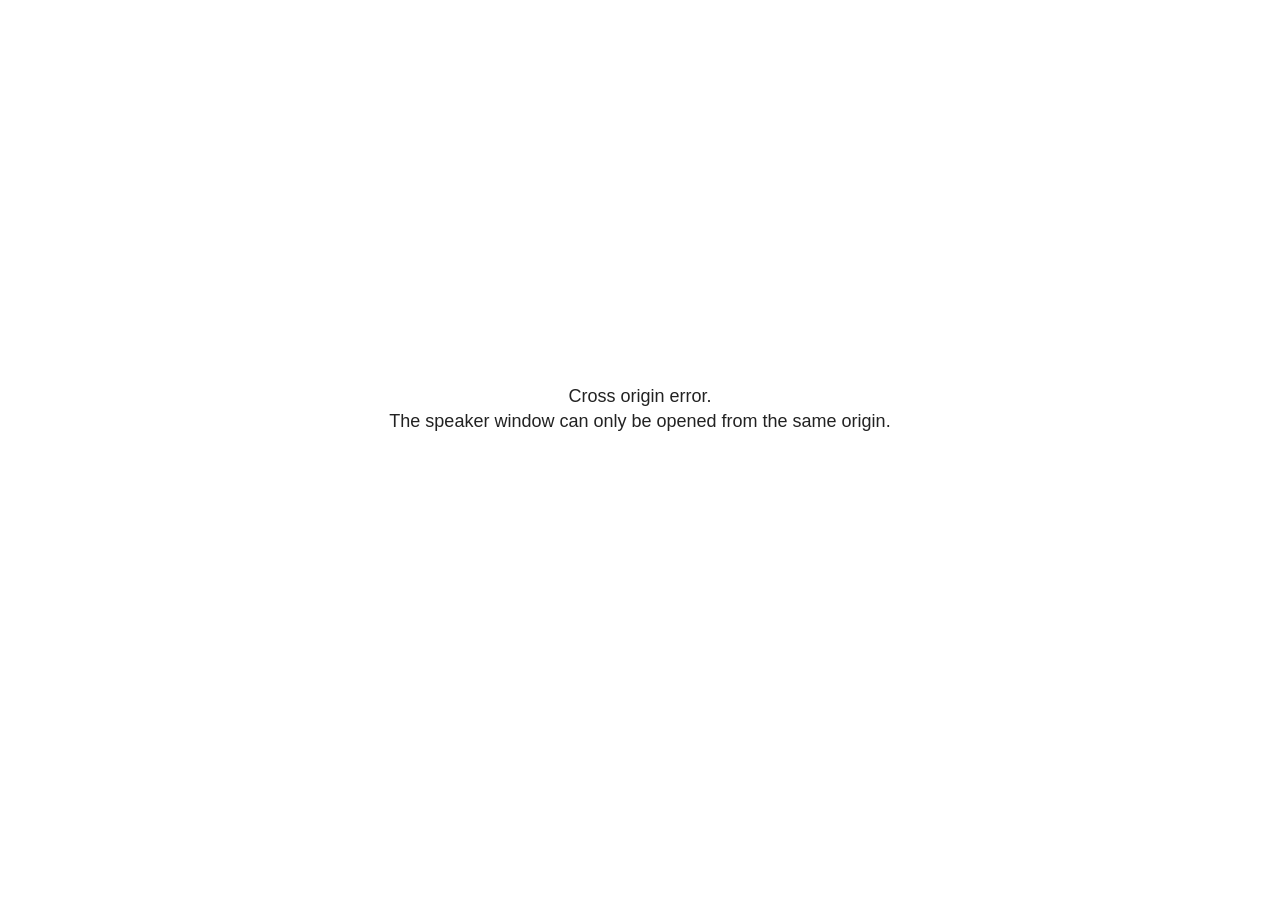
<file: assets/vendor/reveal/plugin/notes/speaker-view.html>
<!--
	NOTE: You need to build the notes plugin after making changes to this file.
-->
<html lang="en">
	<head>
		<meta charset="utf-8">

		<title>reveal.js - Speaker View</title>

		<style>
			body {
				font-family: Helvetica;
				font-size: 18px;
			}

			#current-slide,
			#upcoming-slide,
			#speaker-controls {
				padding: 6px;
				box-sizing: border-box;
				-moz-box-sizing: border-box;
			}

			#current-slide iframe,
			#upcoming-slide iframe {
				width: 100%;
				height: 100%;
				border: 1px solid #ddd;
			}

			#current-slide .label,
			#upcoming-slide .label {
				position: absolute;
				top: 10px;
				left: 10px;
				z-index: 2;
			}

			#connection-status {
				position: absolute;
				top: 0;
				left: 0;
				width: 100%;
				height: 100%;
				z-index: 20;
				padding: 30% 20% 20% 20%;
				font-size: 18px;
				color: #222;
				background: #fff;
				text-align: center;
				box-sizing: border-box;
				line-height: 1.4;
			}

			.overlay-element {
				height: 34px;
				line-height: 34px;
				padding: 0 10px;
				text-shadow: none;
				background: rgba( 220, 220, 220, 0.8 );
				color: #222;
				font-size: 14px;
			}

			.overlay-element.interactive:hover {
				background: rgba( 220, 220, 220, 1 );
			}

			#current-slide {
				position: absolute;
				width: 60%;
				height: 100%;
				top: 0;
				left: 0;
				padding-right: 0;
			}

			#upcoming-slide {
				position: absolute;
				width: 40%;
				height: 40%;
				right: 0;
				top: 0;
			}

			/* Speaker controls */
			#speaker-controls {
				position: absolute;
				top: 40%;
				right: 0;
				width: 40%;
				height: 60%;
				overflow: auto;
				font-size: 18px;
			}

				.speaker-controls-time.hidden,
				.speaker-controls-notes.hidden {
					display: none;
				}

				.speaker-controls-time .label,
				.speaker-controls-pace .label,
				.speaker-controls-notes .label {
					text-transform: uppercase;
					font-weight: normal;
					font-size: 0.66em;
					color: #666;
					margin: 0;
				}

				.speaker-controls-time, .speaker-controls-pace {
					border-bottom: 1px solid rgba( 200, 200, 200, 0.5 );
					margin-bottom: 10px;
					padding: 10px 16px;
					padding-bottom: 20px;
					cursor: pointer;
				}

				.speaker-controls-time .reset-button {
					opacity: 0;
					float: right;
					color: #666;
					text-decoration: none;
				}
				.speaker-controls-time:hover .reset-button {
					opacity: 1;
				}

				.speaker-controls-time .timer,
				.speaker-controls-time .clock {
					width: 50%;
				}

				.speaker-controls-time .timer,
				.speaker-controls-time .clock,
				.speaker-controls-time .pacing .hours-value,
				.speaker-controls-time .pacing .minutes-value,
				.speaker-controls-time .pacing .seconds-value {
					font-size: 1.9em;
				}

				.speaker-controls-time .timer {
					float: left;
				}

				.speaker-controls-time .clock {
					float: right;
					text-align: right;
				}

				.speaker-controls-time span.mute {
					opacity: 0.3;
				}

				.speaker-controls-time .pacing-title {
					margin-top: 5px;
				}

				.speaker-controls-time .pacing.ahead {
					color: blue;
				}

				.speaker-controls-time .pacing.on-track {
					color: green;
				}

				.speaker-controls-time .pacing.behind {
					color: red;
				}

				.speaker-controls-notes {
					padding: 10px 16px;
				}

				.speaker-controls-notes .value {
					margin-top: 5px;
					line-height: 1.4;
					font-size: 1.2em;
				}

			/* Layout selector */
			#speaker-layout {
				position: absolute;
				top: 10px;
				right: 10px;
				color: #222;
				z-index: 10;
			}
				#speaker-layout select {
					position: absolute;
					width: 100%;
					height: 100%;
					top: 0;
					left: 0;
					border: 0;
					box-shadow: 0;
					cursor: pointer;
					opacity: 0;

					font-size: 1em;
					background-color: transparent;

					-moz-appearance: none;
					-webkit-appearance: none;
					-webkit-tap-highlight-color: rgba(0, 0, 0, 0);
				}

				#speaker-layout select:focus {
					outline: none;
					box-shadow: none;
				}

			.clear {
				clear: both;
			}

			/* Speaker layout: Wide */
			body[data-speaker-layout="wide"] #current-slide,
			body[data-speaker-layout="wide"] #upcoming-slide {
				width: 50%;
				height: 45%;
				padding: 6px;
			}

			body[data-speaker-layout="wide"] #current-slide {
				top: 0;
				left: 0;
			}

			body[data-speaker-layout="wide"] #upcoming-slide {
				top: 0;
				left: 50%;
			}

			body[data-speaker-layout="wide"] #speaker-controls {
				top: 45%;
				left: 0;
				width: 100%;
				height: 50%;
				font-size: 1.25em;
			}

			/* Speaker layout: Tall */
			body[data-speaker-layout="tall"] #current-slide,
			body[data-speaker-layout="tall"] #upcoming-slide {
				width: 45%;
				height: 50%;
				padding: 6px;
			}

			body[data-speaker-layout="tall"] #current-slide {
				top: 0;
				left: 0;
			}

			body[data-speaker-layout="tall"] #upcoming-slide {
				top: 50%;
				left: 0;
			}

			body[data-speaker-layout="tall"] #speaker-controls {
				padding-top: 40px;
				top: 0;
				left: 45%;
				width: 55%;
				height: 100%;
				font-size: 1.25em;
			}

			/* Speaker layout: Notes only */
			body[data-speaker-layout="notes-only"] #current-slide,
			body[data-speaker-layout="notes-only"] #upcoming-slide {
				display: none;
			}

			body[data-speaker-layout="notes-only"] #speaker-controls {
				padding-top: 40px;
				top: 0;
				left: 0;
				width: 100%;
				height: 100%;
				font-size: 1.25em;
			}

			@media screen and (max-width: 1080px) {
				body[data-speaker-layout="default"] #speaker-controls {
					font-size: 16px;
				}
			}

			@media screen and (max-width: 900px) {
				body[data-speaker-layout="default"] #speaker-controls {
					font-size: 14px;
				}
			}

			@media screen and (max-width: 800px) {
				body[data-speaker-layout="default"] #speaker-controls {
					font-size: 12px;
				}
			}

		</style>
	</head>

	<body>

		<div id="connection-status">Loading speaker view...</div>

		<div id="current-slide"></div>
		<div id="upcoming-slide"><span class="overlay-element label">Upcoming</span></div>
		<div id="speaker-controls">
			<div class="speaker-controls-time">
				<h4 class="label">Time <span class="reset-button">Click to Reset</span></h4>
				<div class="clock">
					<span class="clock-value">0:00 AM</span>
				</div>
				<div class="timer">
					<span class="hours-value">00</span><span class="minutes-value">:00</span><span class="seconds-value">:00</span>
				</div>
				<div class="clear"></div>

				<h4 class="label pacing-title" style="display: none">Pacing – Time to finish current slide</h4>
				<div class="pacing" style="display: none">
					<span class="hours-value">00</span><span class="minutes-value">:00</span><span class="seconds-value">:00</span>
				</div>
			</div>

			<div class="speaker-controls-notes hidden">
				<h4 class="label">Notes</h4>
				<div class="value"></div>
			</div>
		</div>
		<div id="speaker-layout" class="overlay-element interactive">
			<span class="speaker-layout-label"></span>
			<select class="speaker-layout-dropdown"></select>
		</div>

		<script>

			(function() {

				var notes,
					notesValue,
					currentState,
					currentSlide,
					upcomingSlide,
					layoutLabel,
					layoutDropdown,
					pendingCalls = {},
					lastRevealApiCallId = 0,
					connected = false

				var connectionStatus = document.querySelector( '#connection-status' );

				var SPEAKER_LAYOUTS = {
					'default': 'Default',
					'wide': 'Wide',
					'tall': 'Tall',
					'notes-only': 'Notes only'
				};

				setupLayout();

				let openerOrigin;

				try {
					openerOrigin = window.opener.location.origin;
				}
				catch ( error ) { console.warn( error ) }

				// In order to prevent XSS, the speaker view will only run if its
				// opener has the same origin as itself
				if( window.location.origin !== openerOrigin ) {
					connectionStatus.innerHTML = 'Cross origin error.<br>The speaker window can only be opened from the same origin.';
					return;
				}

				var connectionTimeout = setTimeout( function() {
					connectionStatus.innerHTML = 'Error connecting to main window.<br>Please try closing and reopening the speaker view.';
				}, 5000 );

				window.addEventListener( 'message', function( event ) {

					// Validate the origin of all messages to avoid parsing messages
					// that aren't meant for us. Ignore when running off file:// so
					// that the speaker view continues to work without a web server.
					if( window.location.origin !== event.origin && window.location.origin !== 'file://' ) {
						return
					}

					clearTimeout( connectionTimeout );
					connectionStatus.style.display = 'none';

					var data = JSON.parse( event.data );

					// The overview mode is only useful to the reveal.js instance
					// where navigation occurs so we don't sync it
					if( data.state ) delete data.state.overview;

					// Messages sent by the notes plugin inside of the main window
					if( data && data.namespace === 'reveal-notes' ) {
						if( data.type === 'connect' ) {
							handleConnectMessage( data );
						}
						else if( data.type === 'state' ) {
							handleStateMessage( data );
						}
						else if( data.type === 'return' ) {
							pendingCalls[data.callId](data.result);
							delete pendingCalls[data.callId];
						}
					}
					// Messages sent by the reveal.js inside of the current slide preview
					else if( data && data.namespace === 'reveal' ) {
						const supportedEvents = [
							'slidechanged',
							'fragmentshown',
							'fragmenthidden',
							'paused',
							'resumed',
							'previewiframe',
							'previewimage',
							'previewvideo',
							'closeoverlay'
						];

						if( /ready/.test( data.eventName ) ) {
							// Send a message back to notify that the handshake is complete
							window.opener.postMessage( JSON.stringify({ namespace: 'reveal-notes', type: 'connected'} ), '*' );
						}
						else if( supportedEvents.includes( data.eventName ) && currentState !== JSON.stringify( data.state ) ) {
							dispatchStateToMainWindow( data.state );
						}
					}

				} );

				/**
				 * Updates the presentation in the main window to match the state
				 * of the presentation in the notes window.
				 */
				const dispatchStateToMainWindow = debounce(( state ) => {
					window.opener.postMessage( JSON.stringify({ method: 'setState', args: [ state ]} ), '*' );
				}, 500);

				/**
				 * Asynchronously calls the Reveal.js API of the main frame.
				 */
				function callRevealApi( methodName, methodArguments, callback ) {

					var callId = ++lastRevealApiCallId;
					pendingCalls[callId] = callback;
					window.opener.postMessage( JSON.stringify( {
						namespace: 'reveal-notes',
						type: 'call',
						callId: callId,
						methodName: methodName,
						arguments: methodArguments
					} ), '*' );

				}

				/**
				 * Called when the main window is trying to establish a
				 * connection.
				 */
				function handleConnectMessage( data ) {

					if( connected === false ) {
						connected = true;

						setupIframes( data );
						setupKeyboard();
						setupNotes();
						setupTimer();
						setupHeartbeat();
					}

				}

				/**
				 * Called when the main window sends an updated state.
				 */
				function handleStateMessage( data ) {

					// Store the most recently set state to avoid circular loops
					// applying the same state
					currentState = JSON.stringify( data.state );

					// No need for updating the notes in case of fragment changes
					if ( data.notes ) {
						notes.classList.remove( 'hidden' );
						notesValue.style.whiteSpace = data.whitespace;
						if( data.markdown ) {
							notesValue.innerHTML = marked( data.notes );
						}
						else {
							notesValue.innerHTML = data.notes;
						}
					}
					else {
						notes.classList.add( 'hidden' );
					}

					// Don't show lightboxes in the upcoming slide
					const { previewVideo, previewImage, previewIframe, ...upcomingState } = data.state;

					// Update the note slides
					currentSlide.contentWindow.postMessage( JSON.stringify({ method: 'setState', args: [ data.state ] }), '*' );
					upcomingSlide.contentWindow.postMessage( JSON.stringify({ method: 'setState', args: [ upcomingState ] }), '*' );
					upcomingSlide.contentWindow.postMessage( JSON.stringify({ method: 'next' }), '*' );

				}

				// Limit to max one state update per X ms
				handleStateMessage = debounce( handleStateMessage, 200 );

				/**
				 * Forward keyboard events to the current slide window.
				 * This enables keyboard events to work even if focus
				 * isn't set on the current slide iframe.
				 *
				 * Block F5 default handling, it reloads and disconnects
				 * the speaker notes window.
				 */
				function setupKeyboard() {

					document.addEventListener( 'keydown', function( event ) {
						if( event.keyCode === 116 || ( event.metaKey && event.keyCode === 82 ) ) {
							event.preventDefault();
							return false;
						}
						currentSlide.contentWindow.postMessage( JSON.stringify({ method: 'triggerKey', args: [ event.keyCode ] }), '*' );
					} );

				}

				/**
				 * Creates the preview iframes.
				 */
				function setupIframes( data ) {

					var params = [
						'receiver',
						'progress=false',
						'history=false',
						'transition=none',
						'autoSlide=0',
						'backgroundTransition=none'
					].join( '&' );

					var urlSeparator = /\?/.test(data.url) ? '&' : '?';
					var hash = '#/' + data.state.indexh + '/' + data.state.indexv;
					var currentURL = data.url + urlSeparator + params + '&scrollActivationWidth=false&postMessageEvents=true' + hash;
					var upcomingURL = data.url + urlSeparator + params + '&scrollActivationWidth=false&controls=false' + hash;

					currentSlide = document.createElement( 'iframe' );
					currentSlide.setAttribute( 'width', 1280 );
					currentSlide.setAttribute( 'height', 1024 );
					currentSlide.setAttribute( 'src', currentURL );
					document.querySelector( '#current-slide' ).appendChild( currentSlide );

					upcomingSlide = document.createElement( 'iframe' );
					upcomingSlide.setAttribute( 'width', 640 );
					upcomingSlide.setAttribute( 'height', 512 );
					upcomingSlide.setAttribute( 'src', upcomingURL );
					document.querySelector( '#upcoming-slide' ).appendChild( upcomingSlide );

				}

				/**
				 * Setup the notes UI.
				 */
				function setupNotes() {

					notes = document.querySelector( '.speaker-controls-notes' );
					notesValue = document.querySelector( '.speaker-controls-notes .value' );

				}

				/**
				 * We send out a heartbeat at all times to ensure we can
				 * reconnect with the main presentation window after reloads.
				 */
				function setupHeartbeat() {

					setInterval( () => {
						window.opener.postMessage( JSON.stringify({ namespace: 'reveal-notes', type: 'heartbeat'} ), '*' );
					}, 1000 );

				}

				function getTimings( callback ) {

					callRevealApi( 'getSlidesAttributes', [], function ( slideAttributes ) {
						callRevealApi( 'getConfig', [], function ( config ) {
							var totalTime = config.totalTime;
							var minTimePerSlide = config.minimumTimePerSlide || 0;
							var defaultTiming = config.defaultTiming;
							if ((defaultTiming == null) && (totalTime == null)) {
								callback(null);
								return;
							}
							// Setting totalTime overrides defaultTiming
							if (totalTime) {
								defaultTiming = 0;
							}
							var timings = [];
							for ( var i in slideAttributes ) {
								var slide = slideAttributes[ i ];
								var timing = defaultTiming;
								if( slide.hasOwnProperty( 'data-timing' )) {
									var t = slide[ 'data-timing' ];
									timing = parseInt(t);
									if( isNaN(timing) ) {
										console.warn("Could not parse timing '" + t + "' of slide " + i + "; using default of " + defaultTiming);
										timing = defaultTiming;
									}
								}
								timings.push(timing);
							}
							if ( totalTime ) {
								// After we've allocated time to individual slides, we summarize it and
								// subtract it from the total time
								var remainingTime = totalTime - timings.reduce( function(a, b) { return a + b; }, 0 );
								// The remaining time is divided by the number of slides that have 0 seconds
								// allocated at the moment, giving the average time-per-slide on the remaining slides
								var remainingSlides = (timings.filter( function(x) { return x == 0 }) ).length
								var timePerSlide = Math.round( remainingTime / remainingSlides, 0 )
								// And now we replace every zero-value timing with that average
								timings = timings.map( function(x) { return (x==0 ? timePerSlide : x) } );
							}
							var slidesUnderMinimum = timings.filter( function(x) { return (x < minTimePerSlide) } ).length
							if ( slidesUnderMinimum ) {
								message = "The pacing time for " + slidesUnderMinimum + " slide(s) is under the configured minimum of " + minTimePerSlide + " seconds. Check the data-timing attribute on individual slides, or consider increasing the totalTime or minimumTimePerSlide configuration options (or removing some slides).";
								alert(message);
							}
							callback( timings );
						} );
					} );

				}

				/**
				 * Return the number of seconds allocated for presenting
				 * all slides up to and including this one.
				 */
				function getTimeAllocated( timings, callback ) {

					callRevealApi( 'getSlidePastCount', [], function ( currentSlide ) {
						var allocated = 0;
						for (var i in timings.slice(0, currentSlide + 1)) {
							allocated += timings[i];
						}
						callback( allocated );
					} );

				}

				/**
				 * Create the timer and clock and start updating them
				 * at an interval.
				 */
				function setupTimer() {

					var start = new Date(),
					timeEl = document.querySelector( '.speaker-controls-time' ),
					clockEl = timeEl.querySelector( '.clock-value' ),
					hoursEl = timeEl.querySelector( '.hours-value' ),
					minutesEl = timeEl.querySelector( '.minutes-value' ),
					secondsEl = timeEl.querySelector( '.seconds-value' ),
					pacingTitleEl = timeEl.querySelector( '.pacing-title' ),
					pacingEl = timeEl.querySelector( '.pacing' ),
					pacingHoursEl = pacingEl.querySelector( '.hours-value' ),
					pacingMinutesEl = pacingEl.querySelector( '.minutes-value' ),
					pacingSecondsEl = pacingEl.querySelector( '.seconds-value' );

					var timings = null;
					getTimings( function ( _timings ) {

						timings = _timings;
						if (_timings !== null) {
							pacingTitleEl.style.removeProperty('display');
							pacingEl.style.removeProperty('display');
						}

						// Update once directly
						_updateTimer();

						// Then update every second
						setInterval( _updateTimer, 1000 );

					} );


					function _resetTimer() {

						if (timings == null) {
							start = new Date();
							_updateTimer();
						}
						else {
							// Reset timer to beginning of current slide
							getTimeAllocated( timings, function ( slideEndTimingSeconds ) {
								var slideEndTiming = slideEndTimingSeconds * 1000;
								callRevealApi( 'getSlidePastCount', [], function ( currentSlide ) {
									var currentSlideTiming = timings[currentSlide] * 1000;
									var previousSlidesTiming = slideEndTiming - currentSlideTiming;
									var now = new Date();
									start = new Date(now.getTime() - previousSlidesTiming);
									_updateTimer();
								} );
							} );
						}

					}

					timeEl.addEventListener( 'click', function() {
						_resetTimer();
						return false;
					} );

					function _displayTime( hrEl, minEl, secEl, time) {

						var sign = Math.sign(time) == -1 ? "-" : "";
						time = Math.abs(Math.round(time / 1000));
						var seconds = time % 60;
						var minutes = Math.floor( time / 60 ) % 60 ;
						var hours = Math.floor( time / ( 60 * 60 )) ;
						hrEl.innerHTML = sign + zeroPadInteger( hours );
						if (hours == 0) {
							hrEl.classList.add( 'mute' );
						}
						else {
							hrEl.classList.remove( 'mute' );
						}
						minEl.innerHTML = ':' + zeroPadInteger( minutes );
						if (hours == 0 && minutes == 0) {
							minEl.classList.add( 'mute' );
						}
						else {
							minEl.classList.remove( 'mute' );
						}
						secEl.innerHTML = ':' + zeroPadInteger( seconds );
					}

					function _updateTimer() {

						var diff, hours, minutes, seconds,
						now = new Date();

						diff = now.getTime() - start.getTime();

						clockEl.innerHTML = now.toLocaleTimeString( 'en-US', { hour12: true, hour: '2-digit', minute:'2-digit' } );
						_displayTime( hoursEl, minutesEl, secondsEl, diff );
						if (timings !== null) {
							_updatePacing(diff);
						}

					}

					function _updatePacing(diff) {

						getTimeAllocated( timings, function ( slideEndTimingSeconds ) {
							var slideEndTiming = slideEndTimingSeconds * 1000;

							callRevealApi( 'getSlidePastCount', [], function ( currentSlide ) {
								var currentSlideTiming = timings[currentSlide] * 1000;
								var timeLeftCurrentSlide = slideEndTiming - diff;
								if (timeLeftCurrentSlide < 0) {
									pacingEl.className = 'pacing behind';
								}
								else if (timeLeftCurrentSlide < currentSlideTiming) {
									pacingEl.className = 'pacing on-track';
								}
								else {
									pacingEl.className = 'pacing ahead';
								}
								_displayTime( pacingHoursEl, pacingMinutesEl, pacingSecondsEl, timeLeftCurrentSlide );
							} );
						} );
					}

				}

				/**
				 * Sets up the speaker view layout and layout selector.
				 */
				function setupLayout() {

					layoutDropdown = document.querySelector( '.speaker-layout-dropdown' );
					layoutLabel = document.querySelector( '.speaker-layout-label' );

					// Render the list of available layouts
					for( var id in SPEAKER_LAYOUTS ) {
						var option = document.createElement( 'option' );
						option.setAttribute( 'value', id );
						option.textContent = SPEAKER_LAYOUTS[ id ];
						layoutDropdown.appendChild( option );
					}

					// Monitor the dropdown for changes
					layoutDropdown.addEventListener( 'change', function( event ) {

						setLayout( layoutDropdown.value );

					}, false );

					// Restore any currently persisted layout
					setLayout( getLayout() );

				}

				/**
				 * Sets a new speaker view layout. The layout is persisted
				 * in local storage.
				 */
				function setLayout( value ) {

					var title = SPEAKER_LAYOUTS[ value ];

					layoutLabel.innerHTML = 'Layout' + ( title ? ( ': ' + title ) : '' );
					layoutDropdown.value = value;

					document.body.setAttribute( 'data-speaker-layout', value );

					// Persist locally
					if( supportsLocalStorage() ) {
						window.localStorage.setItem( 'reveal-speaker-layout', value );
					}

				}

				/**
				 * Returns the ID of the most recently set speaker layout
				 * or our default layout if none has been set.
				 */
				function getLayout() {

					if( supportsLocalStorage() ) {
						var layout = window.localStorage.getItem( 'reveal-speaker-layout' );
						if( layout ) {
							return layout;
						}
					}

					// Default to the first record in the layouts hash
					for( var id in SPEAKER_LAYOUTS ) {
						return id;
					}

				}

				function supportsLocalStorage() {

					try {
						localStorage.setItem('test', 'test');
						localStorage.removeItem('test');
						return true;
					}
					catch( e ) {
						return false;
					}

				}

				function zeroPadInteger( num ) {

					var str = '00' + parseInt( num );
					return str.substring( str.length - 2 );

				}

				/**
				 * Limits the frequency at which a function can be called.
				 */
				function debounce( fn, ms ) {

					var lastTime = 0,
						timeout;

					return function() {

						var args = arguments;
						var context = this;

						clearTimeout( timeout );

						var timeSinceLastCall = Date.now() - lastTime;
						if( timeSinceLastCall > ms ) {
							fn.apply( context, args );
							lastTime = Date.now();
						}
						else {
							timeout = setTimeout( function() {
								fn.apply( context, args );
								lastTime = Date.now();
							}, ms - timeSinceLastCall );
						}

					}

				}

			})();

		</script>
	</body>
</html>
</file>
<file: assets/fonts/outfit.css>
/* Outfit (SIL Open Font License) – fichiers locaux pour fonctionner hors ligne */
@font-face { font-family: 'Outfit'; font-style: normal; font-weight: 300 800; font-display: swap; src: url('../fonts/outfit-latin-ext.woff2') format('woff2'); unicode-range: U+0100-02BA, U+02BD-02C5, U+02C7-02CC, U+02CE-02D7, U+02DD-02FF, U+0304, U+0308, U+0329, U+1D00-1DBF, U+1E00-1E9F, U+1EF2-1EFF, U+2020, U+20A0-20AB, U+20AD-20C4, U+2113, U+2C60-2C7F, U+A720-A7FF; }
@font-face { font-family: 'Outfit'; font-style: normal; font-weight: 300 800; font-display: swap; src: url('../fonts/outfit-latin.woff2') format('woff2'); unicode-range: U+0000-00FF, U+0131, U+0152-0153, U+02BB-02BC, U+02C6, U+02DA, U+02DC, U+0304, U+0308, U+0329, U+2000-206F, U+20AC, U+2122, U+2191, U+2193, U+2212, U+2215, U+FEFF, U+FFFD; }
</file>
<file: assets/vendor/reveal/dist/reveal.css>
/**
 * reveal.js 5.2.0
 * https://revealjs.com
 * MIT licensed
 *
 * Copyright (C) 2011-2024 Hakim El Hattab, https://hakim.se
 */

.reveal .r-stretch,.reveal .stretch{max-width:none;max-height:none}.reveal pre.r-stretch code,.reveal pre.stretch code{height:100%;max-height:100%;box-sizing:border-box}.reveal .r-fit-text{display:inline-block;white-space:nowrap}.reveal .r-stack{display:grid;grid-template-rows:100%}.reveal .r-stack>*{grid-area:1/1;margin:auto}.reveal .r-hstack,.reveal .r-vstack{display:flex}.reveal .r-hstack img,.reveal .r-hstack video,.reveal .r-vstack img,.reveal .r-vstack video{min-width:0;min-height:0;object-fit:contain}.reveal .r-vstack{flex-direction:column;align-items:center;justify-content:center}.reveal .r-hstack{flex-direction:row;align-items:center;justify-content:center}.reveal .items-stretch{align-items:stretch}.reveal .items-start{align-items:flex-start}.reveal .items-center{align-items:center}.reveal .items-end{align-items:flex-end}.reveal .justify-between{justify-content:space-between}.reveal .justify-around{justify-content:space-around}.reveal .justify-start{justify-content:flex-start}.reveal .justify-center{justify-content:center}.reveal .justify-end{justify-content:flex-end}html.reveal-full-page{width:100%;height:100%;height:100vh;height:calc(var(--vh,1vh) * 100);height:100dvh;overflow:hidden}.reveal-viewport{height:100%;overflow:hidden;position:relative;line-height:1;margin:0;background-color:#fff;color:#000;--r-controls-spacing:12px;--r-overlay-header-height:40px;--r-overlay-margin:0px;--r-overlay-padding:6px;--r-overlay-gap:5px}@media screen and (max-width:1024px),(max-height:768px){.reveal-viewport{--r-overlay-header-height:26px}}.reveal-viewport:fullscreen{top:0!important;left:0!important;width:100%!important;height:100%!important;transform:none!important}.reveal .fragment{transition:all .2s ease}.reveal .fragment:not(.custom){opacity:0;visibility:hidden;will-change:opacity}.reveal .fragment.visible{opacity:1;visibility:inherit}.reveal .fragment.disabled{transition:none}.reveal .fragment.grow{opacity:1;visibility:inherit}.reveal .fragment.grow.visible{transform:scale(1.3)}.reveal .fragment.shrink{opacity:1;visibility:inherit}.reveal .fragment.shrink.visible{transform:scale(.7)}.reveal .fragment.zoom-in{transform:scale(.1)}.reveal .fragment.zoom-in.visible{transform:none}.reveal .fragment.fade-out{opacity:1;visibility:inherit}.reveal .fragment.fade-out.visible{opacity:0;visibility:hidden}.reveal .fragment.semi-fade-out{opacity:1;visibility:inherit}.reveal .fragment.semi-fade-out.visible{opacity:.5;visibility:inherit}.reveal .fragment.strike{opacity:1;visibility:inherit}.reveal .fragment.strike.visible{text-decoration:line-through}.reveal .fragment.fade-up{transform:translate(0,40px)}.reveal .fragment.fade-up.visible{transform:translate(0,0)}.reveal .fragment.fade-down{transform:translate(0,-40px)}.reveal .fragment.fade-down.visible{transform:translate(0,0)}.reveal .fragment.fade-right{transform:translate(-40px,0)}.reveal .fragment.fade-right.visible{transform:translate(0,0)}.reveal .fragment.fade-left{transform:translate(40px,0)}.reveal .fragment.fade-left.visible{transform:translate(0,0)}.reveal .fragment.current-visible,.reveal .fragment.fade-in-then-out{opacity:0;visibility:hidden}.reveal .fragment.current-visible.current-fragment,.reveal .fragment.fade-in-then-out.current-fragment{opacity:1;visibility:inherit}.reveal .fragment.fade-in-then-semi-out{opacity:0;visibility:hidden}.reveal .fragment.fade-in-then-semi-out.visible{opacity:.5;visibility:inherit}.reveal .fragment.fade-in-then-semi-out.current-fragment{opacity:1;visibility:inherit}.reveal .fragment.highlight-blue,.reveal .fragment.highlight-current-blue,.reveal .fragment.highlight-current-green,.reveal .fragment.highlight-current-red,.reveal .fragment.highlight-green,.reveal .fragment.highlight-red{opacity:1;visibility:inherit}.reveal .fragment.highlight-red.visible{color:#ff2c2d}.reveal .fragment.highlight-green.visible{color:#17ff2e}.reveal .fragment.highlight-blue.visible{color:#1b91ff}.reveal .fragment.highlight-current-red.current-fragment{color:#ff2c2d}.reveal .fragment.highlight-current-green.current-fragment{color:#17ff2e}.reveal .fragment.highlight-current-blue.current-fragment{color:#1b91ff}.reveal:after{content:"";font-style:italic}.reveal iframe{z-index:1}.reveal a{position:relative}@keyframes bounce-right{0%,10%,25%,40%,50%{transform:translateX(0)}20%{transform:translateX(10px)}30%{transform:translateX(-5px)}}@keyframes bounce-left{0%,10%,25%,40%,50%{transform:translateX(0)}20%{transform:translateX(-10px)}30%{transform:translateX(5px)}}@keyframes bounce-down{0%,10%,25%,40%,50%{transform:translateY(0)}20%{transform:translateY(10px)}30%{transform:translateY(-5px)}}.reveal .controls{display:none;position:absolute;top:auto;bottom:var(--r-controls-spacing);right:var(--r-controls-spacing);left:auto;z-index:11;color:#000;pointer-events:none;font-size:10px}.reveal .controls button{position:absolute;padding:0;background-color:transparent;border:0;outline:0;cursor:pointer;color:currentColor;transform:scale(.9999);transition:color .2s ease,opacity .2s ease,transform .2s ease;z-index:2;pointer-events:auto;font-size:inherit;visibility:hidden;opacity:0;-webkit-appearance:none;-webkit-tap-highlight-color:transparent}.reveal .controls .controls-arrow:after,.reveal .controls .controls-arrow:before{content:"";position:absolute;top:0;left:0;width:2.6em;height:.5em;border-radius:.25em;background-color:currentColor;transition:all .15s ease,background-color .8s ease;transform-origin:.2em 50%;will-change:transform}.reveal .controls .controls-arrow{position:relative;width:3.6em;height:3.6em}.reveal .controls .controls-arrow:before{transform:translateX(.5em) translateY(1.55em) rotate(45deg)}.reveal .controls .controls-arrow:after{transform:translateX(.5em) translateY(1.55em) rotate(-45deg)}.reveal .controls .controls-arrow:hover:before{transform:translateX(.5em) translateY(1.55em) rotate(40deg)}.reveal .controls .controls-arrow:hover:after{transform:translateX(.5em) translateY(1.55em) rotate(-40deg)}.reveal .controls .controls-arrow:active:before{transform:translateX(.5em) translateY(1.55em) rotate(36deg)}.reveal .controls .controls-arrow:active:after{transform:translateX(.5em) translateY(1.55em) rotate(-36deg)}.reveal .controls .navigate-left{right:6.4em;bottom:3.2em;transform:translateX(-10px)}.reveal .controls .navigate-left.highlight{animation:bounce-left 2s 50 both ease-out}.reveal .controls .navigate-right{right:0;bottom:3.2em;transform:translateX(10px)}.reveal .controls .navigate-right .controls-arrow{transform:rotate(180deg)}.reveal .controls .navigate-right.highlight{animation:bounce-right 2s 50 both ease-out}.reveal .controls .navigate-up{right:3.2em;bottom:6.4em;transform:translateY(-10px)}.reveal .controls .navigate-up .controls-arrow{transform:rotate(90deg)}.reveal .controls .navigate-down{right:3.2em;bottom:-1.4em;padding-bottom:1.4em;transform:translateY(10px)}.reveal .controls .navigate-down .controls-arrow{transform:rotate(-90deg)}.reveal .controls .navigate-down.highlight{animation:bounce-down 2s 50 both ease-out}.reveal .controls[data-controls-back-arrows=faded] .navigate-up.enabled{opacity:.3}.reveal .controls[data-controls-back-arrows=faded] .navigate-up.enabled:hover{opacity:1}.reveal .controls[data-controls-back-arrows=hidden] .navigate-up.enabled{opacity:0;visibility:hidden}.reveal .controls .enabled{visibility:visible;opacity:.9;cursor:pointer;transform:none}.reveal .controls .enabled.fragmented{opacity:.5}.reveal .controls .enabled.fragmented:hover,.reveal .controls .enabled:hover{opacity:1}.reveal:not(.rtl) .controls[data-controls-back-arrows=faded] .navigate-left.enabled{opacity:.3}.reveal:not(.rtl) .controls[data-controls-back-arrows=faded] .navigate-left.enabled:hover{opacity:1}.reveal:not(.rtl) .controls[data-controls-back-arrows=hidden] .navigate-left.enabled{opacity:0;visibility:hidden}.reveal.rtl .controls[data-controls-back-arrows=faded] .navigate-right.enabled{opacity:.3}.reveal.rtl .controls[data-controls-back-arrows=faded] .navigate-right.enabled:hover{opacity:1}.reveal.rtl .controls[data-controls-back-arrows=hidden] .navigate-right.enabled{opacity:0;visibility:hidden}.reveal[data-navigation-mode=linear].has-horizontal-slides .navigate-down,.reveal[data-navigation-mode=linear].has-horizontal-slides .navigate-up{display:none}.reveal:not(.has-vertical-slides) .controls .navigate-left,.reveal[data-navigation-mode=linear].has-horizontal-slides .navigate-left{bottom:1.4em;right:5.5em}.reveal:not(.has-vertical-slides) .controls .navigate-right,.reveal[data-navigation-mode=linear].has-horizontal-slides .navigate-right{bottom:1.4em;right:.5em}.reveal:not(.has-horizontal-slides) .controls .navigate-up{right:1.4em;bottom:5em}.reveal:not(.has-horizontal-slides) .controls .navigate-down{right:1.4em;bottom:.5em}.reveal.has-dark-background .controls{color:#fff}.reveal.has-light-background .controls{color:#000}.reveal.no-hover .controls .controls-arrow:active:before,.reveal.no-hover .controls .controls-arrow:hover:before{transform:translateX(.5em) translateY(1.55em) rotate(45deg)}.reveal.no-hover .controls .controls-arrow:active:after,.reveal.no-hover .controls .controls-arrow:hover:after{transform:translateX(.5em) translateY(1.55em) rotate(-45deg)}@media screen and (min-width:500px){.reveal-viewport{--r-controls-spacing:0.8em}.reveal .controls[data-controls-layout=edges]{top:0;right:0;bottom:0;left:0}.reveal .controls[data-controls-layout=edges] .navigate-down,.reveal .controls[data-controls-layout=edges] .navigate-left,.reveal .controls[data-controls-layout=edges] .navigate-right,.reveal .controls[data-controls-layout=edges] .navigate-up{bottom:auto;right:auto}.reveal .controls[data-controls-layout=edges] .navigate-left{top:50%;left:var(--r-controls-spacing);margin-top:-1.8em}.reveal .controls[data-controls-layout=edges] .navigate-right{top:50%;right:var(--r-controls-spacing);margin-top:-1.8em}.reveal .controls[data-controls-layout=edges] .navigate-up{top:var(--r-controls-spacing);left:50%;margin-left:-1.8em}.reveal .controls[data-controls-layout=edges] .navigate-down{bottom:calc(var(--r-controls-spacing) - 1.4em + .3em);left:50%;margin-left:-1.8em}}.reveal .progress{position:absolute;display:none;height:3px;width:100%;bottom:0;left:0;z-index:10;background-color:rgba(0,0,0,.2);color:#fff}.reveal .progress:after{content:"";display:block;position:absolute;height:10px;width:100%;top:-10px}.reveal .progress span{display:block;height:100%;width:100%;background-color:currentColor;transition:transform .8s cubic-bezier(.26,.86,.44,.985);transform-origin:0 0;transform:scaleX(0)}.reveal .slide-number{position:absolute;display:block;right:8px;bottom:8px;z-index:31;font-family:Helvetica,sans-serif;font-size:12px;line-height:1;color:#fff;background-color:rgba(0,0,0,.4);padding:5px}.reveal .slide-number a{color:currentColor}.reveal .slide-number-delimiter{margin:0 3px}.reveal{position:relative;width:100%;height:100%;overflow:hidden;touch-action:pinch-zoom}.reveal.embedded{touch-action:pan-y}.reveal.embedded.is-vertical-slide{touch-action:none}.reveal .slides{position:absolute;width:100%;height:100%;top:0;right:0;bottom:0;left:0;margin:auto;pointer-events:none;overflow:visible;z-index:1;text-align:center;perspective:600px;perspective-origin:50% 40%}.reveal .slides>section{perspective:600px}.reveal .slides>section,.reveal .slides>section>section{display:none;position:absolute;width:100%;pointer-events:auto;z-index:10;transform-style:flat;transition:transform-origin .8s cubic-bezier(.26,.86,.44,.985),transform .8s cubic-bezier(.26,.86,.44,.985),visibility .8s cubic-bezier(.26,.86,.44,.985),opacity .8s cubic-bezier(.26,.86,.44,.985)}.reveal[data-transition-speed=fast] .slides section{transition-duration:.4s}.reveal[data-transition-speed=slow] .slides section{transition-duration:1.2s}.reveal .slides section[data-transition-speed=fast]{transition-duration:.4s}.reveal .slides section[data-transition-speed=slow]{transition-duration:1.2s}.reveal .slides>section.stack{padding-top:0;padding-bottom:0;pointer-events:none;height:100%}.reveal .slides>section.present,.reveal .slides>section>section.present{display:block;z-index:11;opacity:1}.reveal .slides>section:empty,.reveal .slides>section>section:empty,.reveal .slides>section>section[data-background-interactive],.reveal .slides>section[data-background-interactive]{pointer-events:none}.reveal.center,.reveal.center .slides,.reveal.center .slides section{min-height:0!important}.reveal .slides>section:not(.present),.reveal .slides>section>section:not(.present){pointer-events:none}.reveal.overview .slides>section,.reveal.overview .slides>section>section{pointer-events:auto}.reveal .slides>section.future,.reveal .slides>section.future>section,.reveal .slides>section.past,.reveal .slides>section.past>section,.reveal .slides>section>section.future,.reveal .slides>section>section.past{opacity:0}.reveal .slides>section[data-transition=slide].past,.reveal .slides>section[data-transition~=slide-out].past,.reveal.slide .slides>section:not([data-transition]).past{transform:translate(-150%,0)}.reveal .slides>section[data-transition=slide].future,.reveal .slides>section[data-transition~=slide-in].future,.reveal.slide .slides>section:not([data-transition]).future{transform:translate(150%,0)}.reveal .slides>section>section[data-transition=slide].past,.reveal .slides>section>section[data-transition~=slide-out].past,.reveal.slide .slides>section>section:not([data-transition]).past{transform:translate(0,-150%)}.reveal .slides>section>section[data-transition=slide].future,.reveal .slides>section>section[data-transition~=slide-in].future,.reveal.slide .slides>section>section:not([data-transition]).future{transform:translate(0,150%)}.reveal .slides>section[data-transition=linear].past,.reveal .slides>section[data-transition~=linear-out].past,.reveal.linear .slides>section:not([data-transition]).past{transform:translate(-150%,0)}.reveal .slides>section[data-transition=linear].future,.reveal .slides>section[data-transition~=linear-in].future,.reveal.linear .slides>section:not([data-transition]).future{transform:translate(150%,0)}.reveal .slides>section>section[data-transition=linear].past,.reveal .slides>section>section[data-transition~=linear-out].past,.reveal.linear .slides>section>section:not([data-transition]).past{transform:translate(0,-150%)}.reveal .slides>section>section[data-transition=linear].future,.reveal .slides>section>section[data-transition~=linear-in].future,.reveal.linear .slides>section>section:not([data-transition]).future{transform:translate(0,150%)}.reveal .slides section[data-transition=default].stack,.reveal.default .slides section.stack{transform-style:preserve-3d}.reveal .slides>section[data-transition=default].past,.reveal .slides>section[data-transition~=default-out].past,.reveal.default .slides>section:not([data-transition]).past{transform:translate3d(-100%,0,0) rotateY(-90deg) translate3d(-100%,0,0)}.reveal .slides>section[data-transition=default].future,.reveal .slides>section[data-transition~=default-in].future,.reveal.default .slides>section:not([data-transition]).future{transform:translate3d(100%,0,0) rotateY(90deg) translate3d(100%,0,0)}.reveal .slides>section>section[data-transition=default].past,.reveal .slides>section>section[data-transition~=default-out].past,.reveal.default .slides>section>section:not([data-transition]).past{transform:translate3d(0,-300px,0) rotateX(70deg) translate3d(0,-300px,0)}.reveal .slides>section>section[data-transition=default].future,.reveal .slides>section>section[data-transition~=default-in].future,.reveal.default .slides>section>section:not([data-transition]).future{transform:translate3d(0,300px,0) rotateX(-70deg) translate3d(0,300px,0)}.reveal .slides section[data-transition=convex].stack,.reveal.convex .slides section.stack{transform-style:preserve-3d}.reveal .slides>section[data-transition=convex].past,.reveal .slides>section[data-transition~=convex-out].past,.reveal.convex .slides>section:not([data-transition]).past{transform:translate3d(-100%,0,0) rotateY(-90deg) translate3d(-100%,0,0)}.reveal .slides>section[data-transition=convex].future,.reveal .slides>section[data-transition~=convex-in].future,.reveal.convex .slides>section:not([data-transition]).future{transform:translate3d(100%,0,0) rotateY(90deg) translate3d(100%,0,0)}.reveal .slides>section>section[data-transition=convex].past,.reveal .slides>section>section[data-transition~=convex-out].past,.reveal.convex .slides>section>section:not([data-transition]).past{transform:translate3d(0,-300px,0) rotateX(70deg) translate3d(0,-300px,0)}.reveal .slides>section>section[data-transition=convex].future,.reveal .slides>section>section[data-transition~=convex-in].future,.reveal.convex .slides>section>section:not([data-transition]).future{transform:translate3d(0,300px,0) rotateX(-70deg) translate3d(0,300px,0)}.reveal .slides section[data-transition=concave].stack,.reveal.concave .slides section.stack{transform-style:preserve-3d}.reveal .slides>section[data-transition=concave].past,.reveal .slides>section[data-transition~=concave-out].past,.reveal.concave .slides>section:not([data-transition]).past{transform:translate3d(-100%,0,0) rotateY(90deg) translate3d(-100%,0,0)}.reveal .slides>section[data-transition=concave].future,.reveal .slides>section[data-transition~=concave-in].future,.reveal.concave .slides>section:not([data-transition]).future{transform:translate3d(100%,0,0) rotateY(-90deg) translate3d(100%,0,0)}.reveal .slides>section>section[data-transition=concave].past,.reveal .slides>section>section[data-transition~=concave-out].past,.reveal.concave .slides>section>section:not([data-transition]).past{transform:translate3d(0,-80%,0) rotateX(-70deg) translate3d(0,-80%,0)}.reveal .slides>section>section[data-transition=concave].future,.reveal .slides>section>section[data-transition~=concave-in].future,.reveal.concave .slides>section>section:not([data-transition]).future{transform:translate3d(0,80%,0) rotateX(70deg) translate3d(0,80%,0)}.reveal .slides section[data-transition=zoom],.reveal.zoom .slides section:not([data-transition]){transition-timing-function:ease}.reveal .slides>section[data-transition=zoom].past,.reveal .slides>section[data-transition~=zoom-out].past,.reveal.zoom .slides>section:not([data-transition]).past{visibility:hidden;transform:scale(16)}.reveal .slides>section[data-transition=zoom].future,.reveal .slides>section[data-transition~=zoom-in].future,.reveal.zoom .slides>section:not([data-transition]).future{visibility:hidden;transform:scale(.2)}.reveal .slides>section>section[data-transition=zoom].past,.reveal .slides>section>section[data-transition~=zoom-out].past,.reveal.zoom .slides>section>section:not([data-transition]).past{transform:scale(16)}.reveal .slides>section>section[data-transition=zoom].future,.reveal .slides>section>section[data-transition~=zoom-in].future,.reveal.zoom .slides>section>section:not([data-transition]).future{transform:scale(.2)}.reveal.cube .slides{perspective:1300px}.reveal.cube .slides section{padding:30px;min-height:700px;backface-visibility:hidden;box-sizing:border-box;transform-style:preserve-3d}.reveal.center.cube .slides section{min-height:0}.reveal.cube .slides section:not(.stack):before{content:"";position:absolute;display:block;width:100%;height:100%;left:0;top:0;background:rgba(0,0,0,.1);border-radius:4px;transform:translateZ(-20px)}.reveal.cube .slides section:not(.stack):after{content:"";position:absolute;display:block;width:90%;height:30px;left:5%;bottom:0;background:0 0;z-index:1;border-radius:4px;box-shadow:0 95px 25px rgba(0,0,0,.2);transform:translateZ(-90px) rotateX(65deg)}.reveal.cube .slides>section.stack{padding:0;background:0 0}.reveal.cube .slides>section.past{transform-origin:100% 0;transform:translate3d(-100%,0,0) rotateY(-90deg)}.reveal.cube .slides>section.future{transform-origin:0 0;transform:translate3d(100%,0,0) rotateY(90deg)}.reveal.cube .slides>section>section.past{transform-origin:0 100%;transform:translate3d(0,-100%,0) rotateX(90deg)}.reveal.cube .slides>section>section.future{transform-origin:0 0;transform:translate3d(0,100%,0) rotateX(-90deg)}.reveal.page .slides{perspective-origin:0 50%;perspective:3000px}.reveal.page .slides section{padding:30px;min-height:700px;box-sizing:border-box;transform-style:preserve-3d}.reveal.page .slides section.past{z-index:12}.reveal.page .slides section:not(.stack):before{content:"";position:absolute;display:block;width:100%;height:100%;left:0;top:0;background:rgba(0,0,0,.1);transform:translateZ(-20px)}.reveal.page .slides section:not(.stack):after{content:"";position:absolute;display:block;width:90%;height:30px;left:5%;bottom:0;background:0 0;z-index:1;border-radius:4px;box-shadow:0 95px 25px rgba(0,0,0,.2);transform:translateZ(-90px) rotateX(65deg)}.reveal.page .slides>section.stack{padding:0;background:0 0}.reveal.page .slides>section.past{transform-origin:0 0;transform:translate3d(-40%,0,0) rotateY(-80deg)}.reveal.page .slides>section.future{transform-origin:100% 0;transform:translate3d(0,0,0)}.reveal.page .slides>section>section.past{transform-origin:0 0;transform:translate3d(0,-40%,0) rotateX(80deg)}.reveal.page .slides>section>section.future{transform-origin:0 100%;transform:translate3d(0,0,0)}.reveal .slides section[data-transition=fade],.reveal.fade .slides section:not([data-transition]),.reveal.fade .slides>section>section:not([data-transition]){transform:none;transition:opacity .5s}.reveal.fade.overview .slides section,.reveal.fade.overview .slides>section>section{transition:none}.reveal .slides section[data-transition=none],.reveal.none .slides section:not([data-transition]){transform:none;transition:none}.reveal .pause-overlay{position:absolute;top:0;left:0;width:100%;height:100%;background:#000;visibility:hidden;opacity:0;z-index:100;transition:all 1s ease}.reveal .pause-overlay .resume-button{position:absolute;bottom:20px;right:20px;color:#ccc;border-radius:2px;padding:6px 14px;border:2px solid #ccc;font-size:16px;background:0 0;cursor:pointer}.reveal .pause-overlay .resume-button:hover{color:#fff;border-color:#fff}.reveal.paused .pause-overlay{visibility:visible;opacity:1}.reveal .no-transition,.reveal .no-transition *,.reveal .slides.disable-slide-transitions section{transition:none!important}.reveal .slides.disable-slide-transitions section{transform:none!important}.reveal .backgrounds{position:absolute;width:100%;height:100%;top:0;left:0;perspective:600px}.reveal .slide-background{display:none;position:absolute;width:100%;height:100%;opacity:0;visibility:hidden;overflow:hidden;background-color:rgba(0,0,0,0);transition:all .8s cubic-bezier(.26,.86,.44,.985)}.reveal .slide-background-content{position:absolute;width:100%;height:100%;background-position:50% 50%;background-repeat:no-repeat;background-size:cover}.reveal .slide-background.stack{display:block}.reveal .slide-background.present{opacity:1;visibility:visible;z-index:2}.print-pdf .reveal .slide-background{opacity:1!important;visibility:visible!important}.reveal .slide-background video{position:absolute;width:100%;height:100%;max-width:none;max-height:none;top:0;left:0;object-fit:cover}.reveal .slide-background[data-background-size=contain] video{object-fit:contain}.reveal>.backgrounds .slide-background[data-background-transition=none],.reveal[data-background-transition=none]>.backgrounds .slide-background:not([data-background-transition]){transition:none}.reveal>.backgrounds .slide-background[data-background-transition=slide],.reveal[data-background-transition=slide]>.backgrounds .slide-background:not([data-background-transition]){opacity:1}.reveal>.backgrounds .slide-background.past[data-background-transition=slide],.reveal[data-background-transition=slide]>.backgrounds .slide-background.past:not([data-background-transition]){transform:translate(-100%,0)}.reveal>.backgrounds .slide-background.future[data-background-transition=slide],.reveal[data-background-transition=slide]>.backgrounds .slide-background.future:not([data-background-transition]){transform:translate(100%,0)}.reveal>.backgrounds .slide-background>.slide-background.past[data-background-transition=slide],.reveal[data-background-transition=slide]>.backgrounds .slide-background>.slide-background.past:not([data-background-transition]){transform:translate(0,-100%)}.reveal>.backgrounds .slide-background>.slide-background.future[data-background-transition=slide],.reveal[data-background-transition=slide]>.backgrounds .slide-background>.slide-background.future:not([data-background-transition]){transform:translate(0,100%)}.reveal>.backgrounds .slide-background.past[data-background-transition=convex],.reveal[data-background-transition=convex]>.backgrounds .slide-background.past:not([data-background-transition]){opacity:0;transform:translate3d(-100%,0,0) rotateY(-90deg) translate3d(-100%,0,0)}.reveal>.backgrounds .slide-background.future[data-background-transition=convex],.reveal[data-background-transition=convex]>.backgrounds .slide-background.future:not([data-background-transition]){opacity:0;transform:translate3d(100%,0,0) rotateY(90deg) translate3d(100%,0,0)}.reveal>.backgrounds .slide-background>.slide-background.past[data-background-transition=convex],.reveal[data-background-transition=convex]>.backgrounds .slide-background>.slide-background.past:not([data-background-transition]){opacity:0;transform:translate3d(0,-100%,0) rotateX(90deg) translate3d(0,-100%,0)}.reveal>.backgrounds .slide-background>.slide-background.future[data-background-transition=convex],.reveal[data-background-transition=convex]>.backgrounds .slide-background>.slide-background.future:not([data-background-transition]){opacity:0;transform:translate3d(0,100%,0) rotateX(-90deg) translate3d(0,100%,0)}.reveal>.backgrounds .slide-background.past[data-background-transition=concave],.reveal[data-background-transition=concave]>.backgrounds .slide-background.past:not([data-background-transition]){opacity:0;transform:translate3d(-100%,0,0) rotateY(90deg) translate3d(-100%,0,0)}.reveal>.backgrounds .slide-background.future[data-background-transition=concave],.reveal[data-background-transition=concave]>.backgrounds .slide-background.future:not([data-background-transition]){opacity:0;transform:translate3d(100%,0,0) rotateY(-90deg) translate3d(100%,0,0)}.reveal>.backgrounds .slide-background>.slide-background.past[data-background-transition=concave],.reveal[data-background-transition=concave]>.backgrounds .slide-background>.slide-background.past:not([data-background-transition]){opacity:0;transform:translate3d(0,-100%,0) rotateX(-90deg) translate3d(0,-100%,0)}.reveal>.backgrounds .slide-background>.slide-background.future[data-background-transition=concave],.reveal[data-background-transition=concave]>.backgrounds .slide-background>.slide-background.future:not([data-background-transition]){opacity:0;transform:translate3d(0,100%,0) rotateX(90deg) translate3d(0,100%,0)}.reveal>.backgrounds .slide-background[data-background-transition=zoom],.reveal[data-background-transition=zoom]>.backgrounds .slide-background:not([data-background-transition]){transition-timing-function:ease}.reveal>.backgrounds .slide-background.past[data-background-transition=zoom],.reveal[data-background-transition=zoom]>.backgrounds .slide-background.past:not([data-background-transition]){opacity:0;visibility:hidden;transform:scale(16)}.reveal>.backgrounds .slide-background.future[data-background-transition=zoom],.reveal[data-background-transition=zoom]>.backgrounds .slide-background.future:not([data-background-transition]){opacity:0;visibility:hidden;transform:scale(.2)}.reveal>.backgrounds .slide-background>.slide-background.past[data-background-transition=zoom],.reveal[data-background-transition=zoom]>.backgrounds .slide-background>.slide-background.past:not([data-background-transition]){opacity:0;visibility:hidden;transform:scale(16)}.reveal>.backgrounds .slide-background>.slide-background.future[data-background-transition=zoom],.reveal[data-background-transition=zoom]>.backgrounds .slide-background>.slide-background.future:not([data-background-transition]){opacity:0;visibility:hidden;transform:scale(.2)}.reveal[data-transition-speed=fast]>.backgrounds .slide-background{transition-duration:.4s}.reveal[data-transition-speed=slow]>.backgrounds .slide-background{transition-duration:1.2s}.reveal [data-auto-animate-target^=unmatched]{will-change:opacity}.reveal section[data-auto-animate]:not(.stack):not([data-auto-animate=running]) [data-auto-animate-target^=unmatched]{opacity:0}.reveal.overview{perspective-origin:50% 50%;perspective:700px}.reveal.overview .slides section{height:100%;top:0!important;opacity:1!important;overflow:hidden;visibility:visible!important;cursor:pointer;box-sizing:border-box}.reveal.overview .slides section.present,.reveal.overview .slides section:hover{outline:10px solid rgba(150,150,150,.4);outline-offset:10px}.reveal.overview .slides section .fragment{opacity:1;transition:none}.reveal.overview .slides section:after,.reveal.overview .slides section:before{display:none!important}.reveal.overview .slides>section.stack{padding:0;top:0!important;background:0 0;outline:0;overflow:visible}.reveal.overview .backgrounds{perspective:inherit}.reveal.overview .backgrounds .slide-background{opacity:1;visibility:visible;outline:10px solid rgba(150,150,150,.1);outline-offset:10px}.reveal.overview .backgrounds .slide-background.stack{overflow:visible}.reveal.overview .slides section,.reveal.overview-deactivating .slides section{transition:none}.reveal.overview .backgrounds .slide-background,.reveal.overview-deactivating .backgrounds .slide-background{transition:none}.reveal.rtl .slides,.reveal.rtl .slides h1,.reveal.rtl .slides h2,.reveal.rtl .slides h3,.reveal.rtl .slides h4,.reveal.rtl .slides h5,.reveal.rtl .slides h6{direction:rtl;font-family:sans-serif}.reveal.rtl code,.reveal.rtl pre{direction:ltr}.reveal.rtl ol,.reveal.rtl ul{text-align:right}.reveal.rtl .progress span{transform-origin:100% 0}.reveal.has-parallax-background .backgrounds{transition:all .8s ease}.reveal.has-parallax-background[data-transition-speed=fast] .backgrounds{transition-duration:.4s}.reveal.has-parallax-background[data-transition-speed=slow] .backgrounds{transition-duration:1.2s}@keyframes fade-in{from{opacity:0}to{opacity:1}}@keyframes scale-up{from{transform:scale(.95)}to{transform:scale(1)}}.reveal [data-preview-image],.reveal [data-preview-link]:not(a):not([data-preview-link=false]),.reveal [data-preview-video]{cursor:zoom-in}.r-overlay{position:absolute;top:var(--r-overlay-margin);right:var(--r-overlay-margin);bottom:var(--r-overlay-margin);left:var(--r-overlay-margin);border-radius:min(var(--r-overlay-margin),6px);z-index:99;background:rgba(0,0,0,.95);-webkit-backdrop-filter:blur(10px);backdrop-filter:blur(10px);transition:all .3s ease;color:#fff;animation:fade-in .3s ease;font-family:ui-sans-serif,system-ui,-apple-system,Helvetica,sans-serif}.r-overlay-viewport{position:absolute;top:var(--r-overlay-padding);right:var(--r-overlay-padding);bottom:var(--r-overlay-padding);left:var(--r-overlay-padding);gap:var(--r-overlay-gap);display:flex;flex-direction:column}.r-overlay-header{display:flex;z-index:2;box-sizing:border-box;align-items:center;justify-content:flex-end;height:var(--r-overlay-header-height);gap:6px}.r-overlay-header .r-overlay-button{all:unset;display:flex;align-items:center;justify-content:center;min-width:var(--r-overlay-header-height);min-height:var(--r-overlay-header-height);padding:0 calc(var(--r-overlay-header-height)/ 4);opacity:1;border-radius:6px;font-size:18px;gap:8px;cursor:pointer;box-sizing:border-box}.r-overlay-header .r-overlay-button:hover{opacity:1;background-color:rgba(255,255,255,.15)}.r-overlay-header .icon{display:inline-block;width:20px;height:20px;background-position:50% 50%;background-size:100%;background-repeat:no-repeat}.r-overlay-close .icon{background-image:url([data-uri])}.r-overlay-external .icon{background-image:url([data-uri])}.r-overlay-content{position:relative;display:grid;place-items:center;border-radius:6px;overflow:hidden;flex-grow:1;background-color:rgba(20,20,20,.8);animation:scale-up .5s cubic-bezier(.26,.86,.44,.985)}.r-overlay-spinner{position:absolute;display:block;top:50%;left:50%;width:32px;height:32px;margin:-16px 0 0 -16px;z-index:10;background-image:url([data-uri]%2F%2F%2F6%2Bvr8nJybW1tcDAwOjo6Nvb26ioqKOjo7Ozs%2FLy8vz8%2FAAAAAAAAAAAACH%2FC05FVFNDQVBFMi4wAwEAAAAh%2FhpDcmVhdGVkIHdpdGggYWpheGxvYWQuaW5mbwAh%[base64]%2FV%2FnmOM82XiHRLYKhKP1oZmADdEAAAh%2BQQJCgAAACwAAAAAIAAgAAAE6hDISWlZpOrNp1lGNRSdRpDUolIGw5RUYhhHukqFu8DsrEyqnWThGvAmhVlteBvojpTDDBUEIFwMFBRAmBkSgOrBFZogCASwBDEY%2FCZSg7GSE0gSCjQBMVG023xWBhklAnoEdhQEfyNqMIcKjhRsjEdnezB%2BA4k8gTwJhFuiW4dokXiloUepBAp5qaKpp6%2BHo7aWW54wl7obvEe0kRuoplCGepwSx2jJvqHEmGt6whJpGpfJCHmOoNHKaHx61WiSR92E4lbFoq%2BB6QDtuetcaBPnW6%2BO7wDHpIiK9SaVK5GgV543tzjgGcghAgAh%[base64]%2B%2BG%2Bw48edZPK%2BM6hLJpQg484enXIdQFSS1u6UhksENEQAAIfkECQoAAAAsAAAAACAAIAAABOcQyEmpGKLqzWcZRVUQnZYg1aBSh2GUVEIQ2aQOE%2BG%2BcD4ntpWkZQj1JIiZIogDFFyHI0UxQwFugMSOFIPJftfVAEoZLBbcLEFhlQiqGp1Vd140AUklUN3eCA51C1EWMzMCezCBBmkxVIVHBWd3HHl9JQOIJSdSnJ0TDKChCwUJjoWMPaGqDKannasMo6WnM562R5YluZRwur0wpgqZE7NKUm%2BFNRPIhjBJxKZteWuIBMN4zRMIVIhffcgojwCF117i4nlLnY5ztRLsnOk%2BaV%2BoJY7V7m76PdkS4trKcdg0Zc0tTcKkRAAAIfkECQoAAAAsAAAAACAAIAAABO4QyEkpKqjqzScpRaVkXZWQEximw1BSCUEIlDohrft6cpKCk5xid5MNJTaAIkekKGQkWyKHkvhKsR7ARmitkAYDYRIbUQRQjWBwJRzChi9CRlBcY1UN4g0%[base64]%[base64]%2BE71SRQeyqUToLA7VxF0JDyIQh%2FMVVPMt1ECZlfcjZJ9mIKoaTl1MRIl5o4CUKXOwmyrCInCKqcWtvadL2SYhyASyNDJ0uIiRMDjI0Fd30%2FiI2UA5GSS5UDj2l6NoqgOgN4gksEBgYFf0FDqKgHnyZ9OX8HrgYHdHpcHQULXAS2qKpENRg7eAMLC7kTBaixUYFkKAzWAAnLC7FLVxLWDBLKCwaKTULgEwbLA4hJtOkSBNqITT3xEgfLpBtzE%2FjiuL04RGEBgwWhShRgQExHBAAh%2BQQJCgAAACwAAAAAIAAgAAAE7xDISWlSqerNpyJKhWRdlSAVoVLCWk6JKlAqAavhO9UkUHsqlE6CwO1cRdCQ8iEIfzFVTzLdRAmZX3I2SfZiCqGk5dTESJeaOAlClzsJsqwiJwiqnFrb2nS9kmIcgEsjQydLiIlHehhpejaIjzh9eomSjZR%[base64]%2BE71SRQeyqUToLA7VxF0JDyIQh%[base64]%2BE71SRQeyqUToLA7VxF0JDyIQh%2FMVVPMt1ECZlfcjZJ9mIKoaTl1MRIl5o4CUKXOwmyrCInCKqcWtvadL2SYhyASyNDJ0uIiUd6GAULDJCRiXo1CpGXDJOUjY%2BYip9DhToJA4RBLwMLCwVDfRgbBAaqqoZ1XBMHswsHtxtFaH1iqaoGNgAIxRpbFAgfPQSqpbgGBqUD1wBXeCYp1AYZ19JJOYgH1KwA4UBvQwXUBxPqVD9L3sbp2BNk2xvvFPJd%2BMFCN6HAAIKgNggY0KtEBAAh%[base64]%2BvsYMDAzZQPC9VCNkDWUhGkuE5PxJNwiUK4UfLzOlD4WvzAHaoG9nxPi5d%2BjYUqfAhhykOFwJWiAAAIfkECQoAAAAsAAAAACAAIAAABPAQyElpUqnqzaciSoVkXVUMFaFSwlpOCcMYlErAavhOMnNLNo8KsZsMZItJEIDIFSkLGQoQTNhIsFehRww2CQLKF0tYGKYSg%2BygsZIuNqJksKgbfgIGepNo2cIUB3V1B3IvNiBYNQaDSTtfhhx0CwVPI0UJe0%2Bbm4g5VgcGoqOcnjmjqDSdnhgEoamcsZuXO1aWQy8KAwOAuTYYGwi7w5h%2BKr0SJ8MFihpNbx%2B4Erq7BYBuzsdiH1jCAzoSfl0rVirNbRXlBBlLX%2BBP0XJLAPGzTkAuAOqb0WT5AH7OcdCm5B8TgRwSRKIHQtaLCwg1RAAAOwAAAAAAAAAAAA%3D%3D);visibility:hidden;opacity:0}.r-overlay-preview .r-overlay-content iframe{width:100%;height:100%;max-width:100%;max-height:100%;border:0;opacity:0;visibility:hidden;transition:all .3s ease}.r-overlay-preview[data-state=loaded] iframe{opacity:1;visibility:visible}.r-overlay-preview .r-overlay-content img,.r-overlay-preview .r-overlay-content video{position:absolute;max-width:100%;max-height:100%;width:100%;height:100%;margin:0;object-fit:scale-down}.r-overlay-preview[data-preview-fit=none] img,.r-overlay-preview[data-preview-fit=none] video{object-fit:none}.r-overlay-preview[data-preview-fit=scale-down] img,.r-overlay-preview[data-preview-fit=scale-down] video{object-fit:scale-down}.r-overlay-preview[data-preview-fit=contain] img,.r-overlay-preview[data-preview-fit=contain] video{object-fit:contain}.r-overlay-preview[data-preview-fit=cover] img,.r-overlay-preview[data-preview-fit=cover] video{object-fit:cover}.r-overlay-preview[data-state=loaded] .r-overlay-content-inner{position:absolute;z-index:-1;left:0;top:45%;width:100%;text-align:center;letter-spacing:normal}.r-overlay-preview .r-overlay-error{font-size:18px;color:orange}.r-overlay-preview .x-frame-error{opacity:0;transition:opacity .3s ease .3s}.r-overlay-preview[data-state=loaded] .x-frame-error{opacity:1}.r-overlay-preview[data-state=loading] .r-overlay-spinner{opacity:.6;visibility:visible}.r-overlay-help .r-overlay-content{overflow:auto}.r-overlay-help-content{max-width:560px;padding:20px 0;margin:auto;text-align:center;letter-spacing:normal}.r-overlay-help-content .title{font-size:20px;margin-top:0}.r-overlay-help .r-overlay-help-content table{border:1px solid #fff;border-collapse:collapse;font-size:16px;text-align:left}.r-overlay-help .r-overlay-help-content table td,.r-overlay-help .r-overlay-help-content table th{width:240px;padding:14px;border:1px solid #fff;vertical-align:middle}.r-overlay-help .r-overlay-help-content table th{padding-top:20px;padding-bottom:20px}.reveal .playback{position:absolute;left:15px;bottom:20px;z-index:30;cursor:pointer;transition:all .4s ease;-webkit-tap-highlight-color:transparent}.reveal.overview .playback{opacity:0;visibility:hidden}.reveal .hljs{min-height:100%}.reveal .hljs table{margin:initial}.reveal .hljs-ln-code,.reveal .hljs-ln-numbers{padding:0;border:0}.reveal .hljs-ln-numbers{opacity:.6;padding-right:.75em;text-align:right;vertical-align:top}.reveal .hljs.has-highlights tr:not(.highlight-line){opacity:.4}.reveal .hljs.has-highlights.fragment{transition:all .2s ease}.reveal .hljs:not(:first-child).fragment{position:absolute;top:0;left:0;width:100%;box-sizing:border-box}.reveal pre[data-auto-animate-target]{overflow:hidden}.reveal pre[data-auto-animate-target] code{height:100%}.reveal .roll{display:inline-block;line-height:1.2;overflow:hidden;vertical-align:top;perspective:400px;perspective-origin:50% 50%}.reveal .roll:hover{background:0 0;text-shadow:none}.reveal .roll span{display:block;position:relative;padding:0 2px;pointer-events:none;transition:all .4s ease;transform-origin:50% 0;transform-style:preserve-3d;backface-visibility:hidden}.reveal .roll:hover span{background:rgba(0,0,0,.5);transform:translate3d(0,0,-45px) rotateX(90deg)}.reveal .roll span:after{content:attr(data-title);display:block;position:absolute;left:0;top:0;padding:0 2px;backface-visibility:hidden;transform-origin:50% 0;transform:translate3d(0,110%,0) rotateX(-90deg)}.reveal aside.notes{display:none}.reveal .speaker-notes{display:none;position:absolute;width:33.3333333333%;height:100%;top:0;left:100%;padding:14px 18px 14px 18px;z-index:1;font-size:18px;line-height:1.4;border:1px solid rgba(0,0,0,.05);color:#222;background-color:#f5f5f5;overflow:auto;box-sizing:border-box;text-align:left;font-family:Helvetica,sans-serif;-webkit-overflow-scrolling:touch}.reveal .speaker-notes .notes-placeholder{color:#ccc;font-style:italic}.reveal .speaker-notes:focus{outline:0}.reveal .speaker-notes:before{content:"Speaker notes";display:block;margin-bottom:10px;opacity:.5}.reveal.show-notes{max-width:75%;overflow:visible}.reveal.show-notes .speaker-notes{display:block}@media screen and (min-width:1600px){.reveal .speaker-notes{font-size:20px}}@media screen and (max-width:1024px){.reveal.show-notes{border-left:0;max-width:none;max-height:70%;max-height:70vh;overflow:visible}.reveal.show-notes .speaker-notes{top:100%;left:0;width:100%;height:30vh;border:0}}@media screen and (max-width:600px){.reveal.show-notes{max-height:60%;max-height:60vh}.reveal.show-notes .speaker-notes{top:100%;height:40vh}.reveal .speaker-notes{font-size:14px}}.reveal .jump-to-slide{position:absolute;top:15px;left:15px;z-index:30;font-size:32px;-webkit-tap-highlight-color:transparent}.reveal .jump-to-slide-input{background:0 0;padding:8px;font-size:inherit;color:currentColor;border:0}.reveal .jump-to-slide-input::placeholder{color:currentColor;opacity:.5}.reveal.has-dark-background .jump-to-slide-input{color:#fff}.reveal.has-light-background .jump-to-slide-input{color:#222}.reveal .jump-to-slide-input:focus{outline:0}.zoomed .reveal *,.zoomed .reveal :after,.zoomed .reveal :before{backface-visibility:visible!important}.zoomed .reveal .controls,.zoomed .reveal .progress{opacity:0}.zoomed .reveal .roll span{background:0 0}.zoomed .reveal .roll span:after{visibility:hidden}.reveal-viewport.loading-scroll-mode{visibility:hidden}.reveal-viewport.reveal-scroll{margin:0 auto;overflow:auto;overflow-x:hidden;overflow-y:auto;z-index:1;--r-scrollbar-width:7px;--r-scrollbar-trigger-size:5px;--r-controls-spacing:8px}@media screen and (max-width:500px){.reveal-viewport.reveal-scroll{--r-scrollbar-width:3px;--r-scrollbar-trigger-size:3px}}.reveal-viewport.reveal-scroll .backgrounds,.reveal-viewport.reveal-scroll .controls,.reveal-viewport.reveal-scroll .playback,.reveal-viewport.reveal-scroll .progress,.reveal-viewport.reveal-scroll .slide-number,.reveal-viewport.reveal-scroll .speaker-notes{display:none!important}.reveal-viewport.reveal-scroll .pause-overlay,.reveal-viewport.reveal-scroll .r-overlay{position:fixed}.reveal-viewport.reveal-scroll .reveal{overflow:visible;touch-action:manipulation}.reveal-viewport.reveal-scroll .slides{position:static;pointer-events:initial;left:auto;top:auto;width:100%!important;margin:0;padding:0;overflow:visible;display:block;perspective:none;perspective-origin:50% 50%}.reveal-viewport.reveal-scroll .scroll-page{position:relative;width:100%;height:calc(var(--page-height) + var(--page-scroll-padding));z-index:1;overflow:visible}.reveal-viewport.reveal-scroll .scroll-page-sticky{position:sticky;height:var(--page-height);top:0}.reveal-viewport.reveal-scroll .scroll-page-content{position:absolute;top:0;left:0;width:100%;height:100%;overflow:hidden}.reveal-viewport.reveal-scroll .scroll-page section{visibility:visible!important;display:block!important;position:absolute!important;width:var(--slide-width)!important;height:var(--slide-height)!important;top:50%!important;left:50%!important;opacity:1!important;transform:scale(var(--slide-scale)) translate(-50%,-50%)!important;transform-style:flat!important;transform-origin:0 0!important}.reveal-viewport.reveal-scroll .slide-background{display:block!important;position:absolute;top:0;left:0;width:100%;height:100%;z-index:auto!important;visibility:visible;opacity:1;touch-action:manipulation}.reveal-viewport.reveal-scroll[data-scrollbar=auto]::-webkit-scrollbar,.reveal-viewport.reveal-scroll[data-scrollbar=true]::-webkit-scrollbar{display:none}.reveal-viewport.reveal-scroll[data-scrollbar=auto],.reveal-viewport.reveal-scroll[data-scrollbar=true]{scrollbar-width:none}.reveal-viewport.has-dark-background,.reveal.has-dark-background{--r-overlay-element-bg-color:240,240,240;--r-overlay-element-fg-color:0,0,0}.reveal-viewport.has-light-background,.reveal.has-light-background{--r-overlay-element-bg-color:0,0,0;--r-overlay-element-fg-color:240,240,240}.reveal-viewport.reveal-scroll .scrollbar{position:sticky;top:50%;z-index:20;opacity:0;transition:all .3s ease}.reveal-viewport.reveal-scroll .scrollbar.visible,.reveal-viewport.reveal-scroll .scrollbar:hover{opacity:1}.reveal-viewport.reveal-scroll .scrollbar .scrollbar-inner{position:absolute;width:var(--r-scrollbar-width);height:calc(var(--viewport-height) - var(--r-controls-spacing) * 2);right:var(--r-controls-spacing);top:0;transform:translateY(-50%);border-radius:var(--r-scrollbar-width);z-index:10}.reveal-viewport.reveal-scroll .scrollbar .scrollbar-playhead{position:absolute;width:var(--r-scrollbar-width);height:var(--r-scrollbar-width);top:0;left:0;border-radius:var(--r-scrollbar-width);background-color:rgba(var(--r-overlay-element-bg-color),1);z-index:11;transition:background-color .2s ease}.reveal-viewport.reveal-scroll .scrollbar .scrollbar-slide{position:absolute;width:100%;background-color:rgba(var(--r-overlay-element-bg-color),.2);box-shadow:0 0 0 1px rgba(var(--r-overlay-element-fg-color),.1);border-radius:var(--r-scrollbar-width);transition:background-color .2s ease}.reveal-viewport.reveal-scroll .scrollbar .scrollbar-slide:after{content:"";position:absolute;width:200%;height:100%;top:0;left:-50%;background:rgba(0,0,0,0);z-index:-1}.reveal-viewport.reveal-scroll .scrollbar .scrollbar-slide.active,.reveal-viewport.reveal-scroll .scrollbar .scrollbar-slide:hover{background-color:rgba(var(--r-overlay-element-bg-color),.4)}.reveal-viewport.reveal-scroll .scrollbar .scrollbar-trigger{position:absolute;width:100%;transition:background-color .2s ease}.reveal-viewport.reveal-scroll .scrollbar .scrollbar-slide.active.has-triggers{background-color:rgba(var(--r-overlay-element-bg-color),.4);z-index:10}.reveal-viewport.reveal-scroll .scrollbar .scrollbar-slide.active .scrollbar-trigger:after{content:"";position:absolute;width:var(--r-scrollbar-trigger-size);height:var(--r-scrollbar-trigger-size);border-radius:20px;top:50%;left:50%;transform:translate(-50%,-50%);background-color:rgba(var(--r-overlay-element-bg-color),1);transition:transform .2s ease,opacity .2s ease;opacity:.4}.reveal-viewport.reveal-scroll .scrollbar .scrollbar-slide.active .scrollbar-trigger.active:after,.reveal-viewport.reveal-scroll .scrollbar .scrollbar-slide.active .scrollbar-trigger.active~.scrollbar-trigger:after{opacity:1}.reveal-viewport.reveal-scroll .scrollbar .scrollbar-slide.active .scrollbar-trigger~.scrollbar-trigger.active:after{transform:translate(calc(var(--r-scrollbar-width) * -2),0);background-color:rgba(var(--r-overlay-element-bg-color),1)}html.reveal-print *{-webkit-print-color-adjust:exact}html.reveal-print{width:100%;height:100%;overflow:visible}html.reveal-print body{margin:0 auto!important;border:0;padding:0;float:none!important;overflow:visible}html.reveal-print .nestedarrow,html.reveal-print .reveal .controls,html.reveal-print .reveal .playback,html.reveal-print .reveal .progress,html.reveal-print .reveal.overview,html.reveal-print .state-background{display:none!important}html.reveal-print .reveal pre code{overflow:hidden!important}html.reveal-print .reveal{width:auto!important;height:auto!important;overflow:hidden!important}html.reveal-print .reveal .slides{position:static;width:100%!important;height:auto!important;zoom:1!important;pointer-events:initial;left:auto;top:auto;margin:0!important;padding:0!important;overflow:visible;display:block;perspective:none;perspective-origin:50% 50%}html.reveal-print .reveal .slides .pdf-page{position:relative;overflow:hidden;z-index:1;page-break-after:always}html.reveal-print .reveal .slides .pdf-page:last-of-type{page-break-after:avoid}html.reveal-print .reveal .slides section{visibility:visible!important;display:block!important;position:absolute!important;margin:0!important;padding:0!important;box-sizing:border-box!important;min-height:1px;opacity:1!important;transform-style:flat!important;transform:none!important}html.reveal-print .reveal section.stack{position:relative!important;margin:0!important;padding:0!important;page-break-after:avoid!important;height:auto!important;min-height:auto!important}html.reveal-print .reveal img{box-shadow:none}html.reveal-print .reveal .backgrounds{display:none}html.reveal-print .reveal .slide-background{display:block!important;position:absolute;top:0;left:0;width:100%;height:100%;z-index:auto!important}html.reveal-print .reveal.show-notes{max-width:none;max-height:none}html.reveal-print .reveal .speaker-notes-pdf{display:block;width:100%;height:auto;max-height:none;top:auto;right:auto;bottom:auto;left:auto;z-index:100}html.reveal-print .reveal .speaker-notes-pdf[data-layout=separate-page]{position:relative;color:inherit;background-color:transparent;padding:20px;page-break-after:always;border:0}html.reveal-print .reveal .slide-number-pdf{display:block;position:absolute;font-size:14px;visibility:visible}html.reveal-print .aria-status{display:none}@media print{html:not(.print-pdf){overflow:visible;width:auto;height:auto}html:not(.print-pdf) body{margin:0;padding:0;overflow:visible}html:not(.print-pdf) .reveal{background:#fff;font-size:20pt}html:not(.print-pdf) .reveal .backgrounds,html:not(.print-pdf) .reveal .controls,html:not(.print-pdf) .reveal .progress,html:not(.print-pdf) .reveal .slide-number,html:not(.print-pdf) .reveal .state-background{display:none!important}html:not(.print-pdf) .reveal li,html:not(.print-pdf) .reveal p,html:not(.print-pdf) .reveal td{font-size:20pt!important;color:#000}html:not(.print-pdf) .reveal h1,html:not(.print-pdf) .reveal h2,html:not(.print-pdf) .reveal h3,html:not(.print-pdf) .reveal h4,html:not(.print-pdf) .reveal h5,html:not(.print-pdf) .reveal h6{color:#000!important;height:auto;line-height:normal;text-align:left;letter-spacing:normal}html:not(.print-pdf) .reveal h1{font-size:28pt!important}html:not(.print-pdf) .reveal h2{font-size:24pt!important}html:not(.print-pdf) .reveal h3{font-size:22pt!important}html:not(.print-pdf) .reveal h4{font-size:22pt!important;font-variant:small-caps}html:not(.print-pdf) .reveal h5{font-size:21pt!important}html:not(.print-pdf) .reveal h6{font-size:20pt!important;font-style:italic}html:not(.print-pdf) .reveal a:link,html:not(.print-pdf) .reveal a:visited{color:#000!important;font-weight:700;text-decoration:underline}html:not(.print-pdf) .reveal div,html:not(.print-pdf) .reveal ol,html:not(.print-pdf) .reveal p,html:not(.print-pdf) .reveal ul{visibility:visible;position:static;width:auto;height:auto;display:block;overflow:visible;margin:0;text-align:left!important}html:not(.print-pdf) .reveal pre,html:not(.print-pdf) .reveal table{margin-left:0;margin-right:0}html:not(.print-pdf) .reveal pre code{padding:20px}html:not(.print-pdf) .reveal blockquote{margin:20px 0}html:not(.print-pdf) .reveal .slides{position:static!important;width:auto!important;height:auto!important;left:0!important;top:0!important;margin-left:0!important;margin-top:0!important;padding:0!important;zoom:1!important;transform:none!important;overflow:visible!important;display:block!important;text-align:left!important;perspective:none;perspective-origin:50% 50%}html:not(.print-pdf) .reveal .slides section{visibility:visible!important;position:static!important;width:auto!important;height:auto!important;display:block!important;overflow:visible!important;left:0!important;top:0!important;margin-left:0!important;margin-top:0!important;padding:60px 20px!important;z-index:auto!important;opacity:1!important;page-break-after:always!important;transform-style:flat!important;transform:none!important;transition:none!important}html:not(.print-pdf) .reveal .slides section.stack{padding:0!important}html:not(.print-pdf) .reveal .slides section:last-of-type{page-break-after:avoid!important}html:not(.print-pdf) .reveal .slides section .fragment{opacity:1!important;visibility:visible!important;transform:none!important}html:not(.print-pdf) .reveal .r-fit-text{white-space:normal!important}html:not(.print-pdf) .reveal section img{display:block;margin:15px 0;background:#fff;border:1px solid #666;box-shadow:none}html:not(.print-pdf) .reveal section small{font-size:.8em}html:not(.print-pdf) .reveal .hljs{max-height:100%;white-space:pre-wrap;word-wrap:break-word;word-break:break-word;font-size:15pt}html:not(.print-pdf) .reveal .hljs .hljs-ln-numbers{white-space:nowrap}html:not(.print-pdf) .reveal .hljs td{font-size:inherit!important;color:inherit!important}}
</file>
<file: assets/css/hexagone.css>
@import url("../fonts/outfit.css");
/* ==========================================================================
   Thème reveal.js — charte graphique École Hexagone
   Reproduit le modèle PowerPoint officiel (16:9, 1280 × 720)
   Mises en page : data-layout="titre" | "section" | "sommaire" | (défaut) contenu
   ========================================================================== */

:root {
  --marine: #1E427C;
  --marine-fonce: #132B52;
  --marine-code: #0F2244;
  --ambre: #F7B120;
  --jaune: #FFD301;
  --blanc: #FFFFFF;
  --gris-clair: #EEF2F8;
  --ambre-clair: #FEF4DE;
  --texte: var(--marine);
  --police: "Outfit", Arial, "Helvetica Neue", Helvetica, sans-serif;
  --police-code: "JetBrains Mono", "Cascadia Code", "SF Mono", Menlo, Consolas, "Courier New", monospace;
}

/* ---------- Base ---------- */
.reveal-viewport { background: var(--blanc); }
.reveal {
  font-family: var(--police);
  font-size: 26px;
  color: var(--texte);
}
.reveal .slides { text-align: left; }
.reveal .slides section:not(.stack) {
  width: 1280px;
  height: 720px;
  box-sizing: border-box;
  padding: 0;
}
.reveal .deco { position: absolute; inset: 0; pointer-events: none; z-index: 0; }
.reveal .deco > * { position: absolute; }
.reveal .slides section > *:not(.deco):not(aside):not(.pied):not(.numero-diapo) { position: relative; z-index: 1; }

/* ---------- Typographie ---------- */
.reveal h1, .reveal h2, .reveal h3 { font-family: var(--police); font-weight: 700; margin: 0; line-height: 1.15; }
.reveal p { margin: 0 0 .6em; line-height: 1.4; }
.reveal strong { color: inherit; font-weight: 700; }
.reveal em { font-style: italic; }
.reveal a { color: var(--marine); text-decoration: underline; text-decoration-color: var(--ambre); text-underline-offset: 3px; }
.reveal .txt-ambre { color: var(--ambre); }
.reveal .petit { font-size: .75em; }
.reveal .muet { opacity: .75; }

/* ==========================================================================
   Mise en page : CONTENU (défaut) — fond blanc, bande ambre, emblème, hexagone
   ========================================================================== */
.reveal section.l-contenu .bande { left: 0; top: 0; width: 95px; height: 720px; background: var(--ambre); }
.reveal section.l-contenu .embleme { left: 18px; top: 27px; width: 58px; }
.reveal section.l-contenu .hexagone { left: 151px; top: 91px; width: 60px; }
.reveal section.l-contenu > h2 {
  position: absolute !important;
  left: 228px; top: 58px; width: 947px; height: 139px;
  display: flex; align-items: center;
  font-size: 42px; color: var(--marine);
}
.reveal section.l-contenu > .corps {
  position: absolute !important;
  left: 228px; top: 215px; width: 960px; height: 460px;
}
.reveal section.l-contenu .numero-diapo {
  position: absolute; right: 120px; bottom: 22px; font-size: 14px; color: var(--marine); opacity: .6;
}
.reveal section.l-contenu .pied {
  position: absolute; left: 228px; bottom: 22px; font-size: 14px; color: var(--marine); opacity: .6;
}

/* ==========================================================================
   Mise en page : TITRE — fond marine, panneau ambre + logo, filigrane
   ========================================================================== */
.reveal section.l-titre .panneau { left: 0; top: 0; width: 515px; height: 720px; background: var(--ambre); }
.reveal section.l-titre .logo { left: 47px; top: 253px; width: 406px; }
.reveal section.l-titre .filigrane { left: 513px; top: 0; height: 720px; opacity: .09; }
.reveal section.l-titre > h1 {
  position: absolute !important;
  left: 563px; top: 118px; width: 680px; height: 250px;
  display: flex; align-items: flex-end;
  font-size: 54px; color: var(--blanc);
}
.reveal section.l-titre > .sous-titre {
  position: absolute !important;
  left: 563px; top: 390px; width: 680px;
  font-size: 24px; color: var(--blanc); line-height: 1.5;
}
.reveal section.l-titre > .sous-titre .code-module { color: var(--jaune); font-weight: 700; }

/* ==========================================================================
   Mise en page : SOMMAIRE — comme TITRE, liste numérotée en jaune
   ========================================================================== */
.reveal section.l-sommaire .panneau { left: 0; top: 0; width: 515px; height: 720px; background: var(--ambre); }
.reveal section.l-sommaire .logo { left: 47px; top: 253px; width: 406px; }
.reveal section.l-sommaire .filigrane { left: 513px; top: 0; height: 720px; opacity: .09; }
.reveal section.l-sommaire > h1 {
  position: absolute !important; left: 562px; top: 150px;
  font-size: 44px; color: var(--jaune);
}
.reveal section.l-sommaire > ol {
  position: absolute !important; left: 562px; top: 245px; width: 660px;
  list-style: none; margin: 0; padding: 0; counter-reset: partie;
}
.reveal section.l-sommaire > ol > li {
  counter-increment: partie; font-size: 30px; color: var(--blanc); margin: 0 0 22px;
}
.reveal section.l-sommaire > ol > li::before {
  content: "#" counter(partie); color: var(--jaune); font-weight: 700; display: inline-block; width: 64px;
}

/* ==========================================================================
   Mise en page : SECTION — fond marine, bande ambre, grand numéro jaune
   ========================================================================== */
.reveal section.l-section .bande { left: 0; top: 0; width: 95px; height: 720px; background: var(--ambre); }
.reveal section.l-section .embleme { left: 18px; top: 27px; width: 58px; }
.reveal section.l-section .filigrane { left: 513px; top: 0; height: 720px; opacity: .09; }
.reveal section.l-section > .numero {
  position: absolute !important; left: 209px; top: 250px;
  font-size: 107px; font-weight: 700; color: var(--jaune); line-height: 1;
}
.reveal section.l-section > h2 {
  position: absolute !important; left: 365px; top: 147px; width: 860px; height: 210px;
  display: flex; align-items: flex-end;
  font-size: 58px; color: var(--blanc);
}
.reveal section.l-section > .sous-titre {
  position: absolute !important; left: 365px; top: 372px; width: 860px;
  font-size: 22px; color: var(--blanc); opacity: .85;
}

/* ==========================================================================
   Composants du corps de diapo
   ========================================================================== */

/* Listes à puces hexagonales */
.reveal .corps ul { list-style: none; margin: 0; padding: 0; }
.reveal .corps ul > li { position: relative; padding-left: 34px; margin: 0 0 14px; line-height: 1.35; }
.reveal .corps ul > li::before {
  content: "⬢"; position: absolute; left: 0; top: .05em; color: var(--ambre); font-size: .85em;
}
.reveal .corps ul ul { margin-top: 8px; }
.reveal .corps ul ul > li { font-size: .85em; margin-bottom: 6px; }
.reveal .corps ul ul > li::before { content: "–"; color: var(--marine); }
.reveal .corps ol { margin: 0; padding-left: 1.3em; }
.reveal .corps ol > li { margin-bottom: 12px; line-height: 1.35; }

/* Colonnes */
.reveal .colonnes { display: grid; grid-template-columns: 1fr 1fr; gap: 36px; }
.reveal .colonnes.c3 { grid-template-columns: repeat(3, 1fr); gap: 24px; }

/* Tableaux */
.reveal table { border-collapse: collapse; width: 100%; font-size: .8em; }
.reveal th { background: var(--marine); color: var(--blanc); text-align: left; padding: 10px 14px; font-weight: 700; }
.reveal td { padding: 9px 14px; border-bottom: 1px solid #D5DDEA; vertical-align: top; }
.reveal tr:nth-child(even) td { background: var(--gris-clair); }
.reveal td.num, .reveal th.num { text-align: right; white-space: nowrap; }
.reveal tr.total td { font-weight: 700; border-top: 2px solid var(--marine); background: var(--blanc); }

/* Encadrés */
.reveal .encadre {
  background: var(--ambre-clair); border-left: 6px solid var(--ambre);
  padding: 14px 20px; border-radius: 0 6px 6px 0; font-size: .85em; line-height: 1.4;
}
.reveal .encadre.marine { background: var(--gris-clair); border-left-color: var(--marine); }
.reveal .encadre > :last-child { margin-bottom: 0; }

/* Cartes */
.reveal .carte {
  border: 2px solid var(--marine); border-radius: 8px; padding: 16px 20px; font-size: .85em; line-height: 1.35;
}
.reveal .carte h3 { font-size: 1.1em; color: var(--marine); margin-bottom: 10px; }
.reveal .carte.pleine { background: var(--marine); color: var(--blanc); }
.reveal .carte.pleine h3 { color: var(--jaune); }
.reveal .carte.ambre { border-color: var(--ambre); background: var(--ambre-clair); }

/* Étiquettes (codes de modules, etc.) */
.reveal .etiquette {
  display: inline-block; font-size: .7em; font-weight: 700; padding: 2px 9px; border-radius: 4px;
  background: var(--marine); color: var(--blanc); vertical-align: .12em; letter-spacing: .02em;
}
.reveal .etiquette.ambre { background: var(--ambre); color: var(--marine); }

/* Grand chiffre (pondérations, etc.) */
.reveal .chiffre { font-size: 2.2em; font-weight: 700; color: var(--marine); line-height: 1; }
.reveal .chiffre.ambre { color: var(--ambre); }

/* Frise chronologique */
.reveal .frise { display: grid; grid-template-columns: repeat(4, 1fr); gap: 14px; }
.reveal .frise .etape { border-top: 6px solid var(--ambre); padding-top: 10px; font-size: .8em; line-height: 1.35; }
.reveal .frise .etape.marine { border-top-color: var(--marine); }
.reveal .frise .date { font-weight: 700; font-size: 1.15em; color: var(--marine); margin-bottom: 6px; }
.reveal .frise ul > li { margin-bottom: 5px; padding-left: 22px; }

/* ==========================================================================
   Code — texte éditable, coloration aux couleurs de la charte
   ========================================================================== */
.reveal pre {
  position: relative; margin: 0 0 18px; width: 100%;
  background: var(--marine-code); border-radius: 10px;
  box-shadow: 0 6px 18px rgba(19, 43, 82, .25);
  font-size: 19px; line-height: 1.5; overflow: hidden;
}
.reveal pre::before {
  /* Barre de fenêtre : trois pastilles aux couleurs de la charte */
  content: ""; display: block; height: 34px; background: var(--marine);
  background-image:
    radial-gradient(circle at 20px 17px, var(--ambre) 6px, transparent 6.5px),
    radial-gradient(circle at 40px 17px, var(--jaune) 6px, transparent 6.5px),
    radial-gradient(circle at 60px 17px, rgba(255,255,255,.55) 6px, transparent 6.5px);
}
.reveal pre[data-titre]::after {
  content: attr(data-titre); position: absolute; top: 0; left: 0; right: 0; height: 34px; line-height: 34px;
  text-align: center; font-family: var(--police); font-size: 14px; color: rgba(255,255,255,.75);
}
.reveal pre code {
  display: block; padding: 16px 22px; max-height: 420px; overflow: auto;
  font-family: var(--police-code); color: #E8EEF8; background: transparent; white-space: pre; tab-size: 4;
}
.reveal code { font-family: var(--police-code); }
.reveal :not(pre) > code {
  font-size: .88em; background: var(--gris-clair); color: var(--marine); padding: 1px 7px; border-radius: 4px;
}

/* Coloration syntaxique (highlight.js) */
.reveal .hljs-keyword, .reveal .hljs-built_in.hljs-keyword, .reveal .hljs-meta .hljs-keyword { color: var(--ambre); font-weight: 700; }
.reveal .hljs-string, .reveal .hljs-subst .hljs-string { color: #FFE27A; }
.reveal .hljs-number, .reveal .hljs-literal { color: #FF9E7A; }
.reveal .hljs-built_in { color: #8EC5FF; }
.reveal .hljs-title, .reveal .hljs-title.function_, .reveal .hljs-title.class_ { color: #8EC5FF; font-weight: 700; }
.reveal .hljs-params { color: #E8EEF8; }
.reveal .hljs-comment { color: #8FA3C4; font-style: italic; }
.reveal .hljs-meta, .reveal .hljs-decorator { color: var(--jaune); }
.reveal .hljs-variable, .reveal .hljs-attr, .reveal .hljs-property { color: #C9D8F0; }
.reveal .hljs-subst { color: #E8EEF8; }
.reveal .hljs-operator { color: var(--ambre); }
.reveal .hljs-prompt, .reveal .invite { color: var(--ambre); user-select: none; }

/* Surlignage de lignes (data-line-numbers="2|4-5") */
.reveal pre code .hljs-ln-line.highlight-line { background: rgba(247, 177, 32, .14); }
.reveal .hljs-ln-numbers { color: #5E7599; padding-right: 14px; text-align: right; user-select: none; }
.reveal .hljs.has-highlights tr:not(.highlight-line) { opacity: .45; }

/* Bouton copier */
.reveal pre .copier {
  position: absolute; top: 5px; right: 8px; z-index: 2; pointer-events: auto;
  font: 700 12px var(--police); color: var(--marine); background: var(--ambre);
  border: 0; border-radius: 4px; padding: 5px 10px; cursor: pointer; opacity: .85;
}
.reveal pre .copier:hover { opacity: 1; }

/* Terminal (commande shell) */
.reveal pre.terminal code { color: #E8EEF8; }

/* ---------- Interface reveal ---------- */
.reveal .controls { color: var(--ambre); }
.reveal .progress { color: var(--ambre); height: 5px; }
.reveal .slide-number { display: none; }

/* ---------- Impression / PDF ---------- */
@media print {
  .reveal pre .copier { display: none; }
  .reveal pre code { max-height: none; overflow: visible; }
}

/* ==========================================================================
   Compléments (cours 1)
   ========================================================================== */
/* Colonnes asymétriques : code à gauche, explications à droite */
.reveal .colonnes > * { min-width: 0; }
.reveal .colonnes.code-texte { grid-template-columns: 1.6fr 1fr; gap: 30px; align-items: start; }
.reveal .colonnes.code-texte pre, .reveal .colonnes.texte-code pre { font-size: 16.5px; }
.reveal .colonnes.code-texte pre code, .reveal .colonnes.texte-code pre code { padding: 12px 18px; }
.reveal .colonnes.texte-code { grid-template-columns: 1fr 1.25fr; gap: 30px; align-items: start; }

/* Code plus dense pour les diapos chargées */
.reveal pre.compact { font-size: 16.5px; }
.reveal pre.compact code { padding: 12px 18px; }

/* Texte réduit dans les cartes et listes denses */
.reveal .dense { font-size: .8em; }
.reveal .dense ul > li { margin-bottom: 8px; }

/* Tableau d'indices d'une chaîne */
.reveal table.indices { width: auto; font-family: var(--police-code); font-size: .72em; margin-bottom: 18px; }
.reveal table.indices td, .reveal table.indices th { text-align: center; padding: 5px 9px; border: 1px solid #D5DDEA; }
.reveal table.indices th { background: var(--marine); }
.reveal table.indices tr.car td { background: var(--ambre-clair); font-weight: 700; font-size: 1.15em; }
.reveal table.indices tr.neg td { color: #8FA3C4; }

/* Réponse de quiz révélée en fragment */
.reveal .reponse { border-left: 6px solid var(--ambre); background: var(--ambre-clair); padding: 12px 18px;
  border-radius: 0 6px 6px 0; font-size: .82em; margin-bottom: 12px; line-height: 1.35; }
.reveal .reponse code { background: var(--blanc); }

/* Mauvaise / bonne pratique */
.reveal .ko, .reveal .ok { font-weight: 700; margin: 0 0 8px; font-size: .85em; }
.reveal .ko { color: #B42318; }
.reveal .ok { color: #1E7B3A; }

/* Code dans un titre : même couleur que le titre, sans fond */
.reveal h1 code, .reveal h2 code { background: none; color: inherit; padding: 0; font-size: .95em; }

/* ==========================================================================
   Compléments (cours 2)
   ========================================================================== */
/* Code réduit pour les listings longs (quiz, classes complètes) */
.reveal .corps pre.mini, .reveal .corps .colonnes pre.mini { font-size: 14.5px; line-height: 1.45; }
.reveal .corps pre.mini code, .reveal .corps .colonnes pre.mini code { padding: 10px 16px; }

/* Tableau resserré (récapitulatifs longs) */
.reveal table.serre { font-size: 19px; }
.reveal table.serre td, .reveal table.serre th { padding: 7px 12px; }

/* Schéma de classes façon UML */
.reveal .schema-classes { display: grid; grid-template-columns: 1fr 1fr; gap: 70px; padding: 0 20px; }
.reveal .colonne-schema { display: flex; flex-direction: column; align-items: stretch; }
.reveal .classe-uml { border: 2px solid var(--marine); border-radius: 8px; overflow: hidden; font-size: 17px; background: var(--blanc); }
.reveal .classe-uml .nom { background: var(--marine); color: var(--blanc); font-weight: 700; text-align: center; padding: 8px; font-size: 20px; }
.reveal .classe-uml .attributs, .reveal .classe-uml .methodes { padding: 8px 14px; font-family: var(--police-code); font-size: 15px; line-height: 1.5; }
.reveal .classe-uml .attributs { border-bottom: 1px solid #D5DDEA; }
.reveal .classe-uml .classe-attr { color: #9A6A00; font-weight: 700; }
.reveal .classe-uml .methodes em { font-family: var(--police); font-size: .9em; color: #9A6A00; }
.reveal .lien { position: relative; height: 92px; margin: 0 auto; width: 3px; background: var(--marine); }
.reveal .lien span { position: absolute; left: 18px; top: 50%; transform: translateY(-50%); white-space: nowrap; font-size: 16px; font-style: italic; }
/* Héritage : pointe de flèche creuse vers la classe mère (en haut) */
.reveal .lien.heritage::before {
  content: ""; position: absolute; top: -2px; left: 50%; transform: translateX(-50%);
  width: 0; height: 0; border-left: 13px solid transparent; border-right: 13px solid transparent; border-bottom: 20px solid var(--marine);
}
.reveal .lien.heritage::after {
  content: ""; position: absolute; top: 3px; left: 50%; transform: translateX(-50%);
  width: 0; height: 0; border-left: 8px solid transparent; border-right: 8px solid transparent; border-bottom: 12px solid var(--blanc);
}
/* Composition : losange plein côté conteneur (en haut) */
.reveal .lien.composition::before {
  content: ""; position: absolute; top: 0; left: 50%; width: 18px; height: 18px; background: var(--marine);
  transform: translate(-50%, 0) rotate(45deg);
}
</file>
<file: assets/css/enonce.css>
@import url("../fonts/outfit.css");
/* ==========================================================================
   Pages d'énoncé (défis, TP) — charte graphique École Hexagone
   Page qu'on fait défiler, lisible à l'écran comme à l'impression
   ========================================================================== */

:root {
  --marine: #1E427C;
  --marine-code: #0F2244;
  --ambre: #F7B120;
  --jaune: #FFD301;
  --gris-clair: #EEF2F8;
  --ambre-clair: #FEF4DE;
  --bordure: #D5DDEA;
  --police: "Outfit", Arial, "Helvetica Neue", Helvetica, sans-serif;
  --police-code: "JetBrains Mono", "Cascadia Code", "SF Mono", Menlo, Consolas, "Courier New", monospace;
}

* { box-sizing: border-box; }
html { scroll-behavior: smooth; }
body { margin: 0; font-family: var(--police); font-size: 17px; line-height: 1.6; color: var(--marine); background: #fff; }

/* ---------- En-tête ---------- */
.entete { background: var(--marine); color: #fff; display: flex; min-height: 190px; }
.entete .panneau { background: var(--ambre); display: flex; align-items: center; justify-content: center; padding: 24px 32px; flex: 0 0 auto; }
.entete .panneau img { width: 230px; max-width: 60vw; display: block; }
.entete .titre { padding: 26px 32px; display: flex; flex-direction: column; justify-content: center; }
.entete h1 { margin: 0 0 6px; font-size: clamp(28px, 5vw, 40px); line-height: 1.15; }
.entete p { margin: 0; font-size: 18px; }
.entete .code-module { color: var(--jaune); font-weight: 700; }

main { max-width: 900px; margin: 0 auto; padding: 28px 16px 56px; }
a { color: var(--marine); text-decoration-color: var(--ambre); text-underline-offset: 3px; }
strong { font-weight: 700; }

/* ---------- Titres ---------- */
h2 { font-size: 28px; line-height: 1.2; margin: 48px 0 16px; display: flex; align-items: center; gap: 14px; scroll-margin-top: 16px; }
h2 .num {
  flex: 0 0 auto; width: 52px; height: 58px; display: inline-flex; align-items: center; justify-content: center;
  background: var(--ambre); color: var(--marine); font-size: 22px;
  clip-path: polygon(50% 0, 100% 25%, 100% 75%, 50% 100%, 0 75%, 0 25%);
}
h3 { font-size: 19px; margin: 26px 0 8px; padding-left: 12px; border-left: 5px solid var(--ambre); }
.defi { border-top: 2px solid var(--gris-clair); }
.defi:first-of-type { border-top: 0; }
.meta { display: flex; flex-wrap: wrap; gap: 8px; margin: -4px 0 14px; }

/* ---------- Étiquettes ---------- */
.etiquette { display: inline-block; font-size: 13px; font-weight: 700; padding: 2px 10px; border-radius: 4px; background: var(--marine); color: #fff; }
.etiquette.ambre { background: var(--ambre); color: var(--marine); }
.etiquette.clair { background: var(--gris-clair); color: var(--marine); }

/* ---------- Listes ---------- */
ul { list-style: none; padding: 0; margin: 0 0 14px; }
ul > li { position: relative; padding-left: 26px; margin-bottom: 6px; }
ul > li::before { content: "⬢"; position: absolute; left: 0; top: .05em; color: var(--ambre); font-size: .85em; }
ol { padding-left: 1.4em; margin: 0 0 14px; }
ol > li { margin-bottom: 6px; }
ol > li::marker { font-weight: 700; }

/* ---------- Encadrés ---------- */
.encadre { background: var(--ambre-clair); border-left: 6px solid var(--ambre); padding: 14px 18px; border-radius: 0 6px 6px 0; margin: 16px 0; }
.encadre.marine { background: var(--gris-clair); border-left-color: var(--marine); }
.encadre > :first-child { margin-top: 0; }
.encadre > :last-child { margin-bottom: 0; }
.encadre .intitule { display: block; font-weight: 700; margin-bottom: 6px; }

.sommaire { display: grid; grid-template-columns: repeat(auto-fit, minmax(240px, 1fr)); gap: 12px; margin: 18px 0; }
.sommaire a { display: block; border: 2px solid var(--marine); border-radius: 8px; padding: 12px 16px; text-decoration: none; }
.sommaire a:hover { background: var(--gris-clair); }
.sommaire .n { font-weight: 700; color: var(--ambre); }

/* ---------- Indices dépliables ---------- */
details { border: 1px solid var(--bordure); border-radius: 6px; padding: 10px 16px; margin: 14px 0; background: #fff; }
details summary { cursor: pointer; font-weight: 700; }
details[open] summary { margin-bottom: 8px; }

/* ---------- Tableaux ---------- */
table { border-collapse: collapse; width: 100%; font-size: 15px; margin: 12px 0 16px; }
th { background: var(--marine); color: #fff; text-align: left; padding: 8px 12px; }
td { padding: 8px 12px; border-bottom: 1px solid var(--bordure); vertical-align: top; }
tr:nth-child(even) td { background: var(--gris-clair); }

/* ---------- Code ---------- */
code { font-family: var(--police-code); }
:not(pre) > code { font-size: .88em; background: var(--gris-clair); padding: 1px 6px; border-radius: 4px; }
pre {
  position: relative; margin: 12px 0 18px; background: var(--marine-code); border-radius: 10px;
  box-shadow: 0 4px 14px rgba(19, 43, 82, .2); overflow: hidden; font-size: 14.5px; line-height: 1.55;
}
pre::before {
  content: ""; display: block; height: 30px; background: var(--marine);
  background-image:
    radial-gradient(circle at 18px 15px, var(--ambre) 5px, transparent 5.5px),
    radial-gradient(circle at 36px 15px, var(--jaune) 5px, transparent 5.5px),
    radial-gradient(circle at 54px 15px, rgba(255,255,255,.55) 5px, transparent 5.5px);
}
pre[data-titre]::after {
  content: attr(data-titre); position: absolute; top: 0; left: 70px; right: 70px; height: 30px; line-height: 30px;
  text-align: center; font-family: var(--police); font-size: 13px; color: rgba(255,255,255,.75);
  white-space: nowrap; overflow: hidden; text-overflow: ellipsis;
}
pre code { display: block; padding: 14px 18px; overflow-x: auto; color: #E8EEF8; white-space: pre; tab-size: 4; }
pre .copier {
  position: absolute; top: 4px; right: 8px; font: 700 12px var(--police); color: var(--marine); background: var(--ambre);
  border: 0; border-radius: 4px; padding: 4px 10px; cursor: pointer; opacity: .85;
}
pre .copier:hover { opacity: 1; }

.hljs-keyword, .hljs-meta .hljs-keyword { color: var(--ambre); font-weight: 700; }
.hljs-string { color: #FFE27A; }
.hljs-number, .hljs-literal { color: #FF9E7A; }
.hljs-built_in, .hljs-title, .hljs-title.function_, .hljs-title.class_ { color: #8EC5FF; }
.hljs-comment { color: #8FA3C4; font-style: italic; }
.hljs-meta { color: var(--jaune); }
.hljs-params, .hljs-subst { color: #E8EEF8; }
.hljs-operator { color: var(--ambre); }

/* ---------- Pied de page ---------- */
.pied { text-align: center; font-size: 14px; opacity: .7; padding: 24px 16px; border-top: 1px solid var(--gris-clair); }

@media (max-width: 640px) {
  .entete { flex-direction: column; }
  h2 { font-size: 23px; }
}

@media print {
  body { font-size: 14px; }
  .entete { min-height: 0; -webkit-print-color-adjust: exact; print-color-adjust: exact; }
  pre, .encadre, h2 .num, th, tr:nth-child(even) td, .etiquette { -webkit-print-color-adjust: exact; print-color-adjust: exact; }
  pre .copier { display: none; }
  pre code { white-space: pre-wrap; word-break: break-all; }
  details { border: 0; padding: 0; }
  details > summary { list-style: none; }
  .defi { break-before: page; border-top: 0; }
  h3, pre, .encadre, table { break-inside: avoid; }
  pre.donnees { break-inside: auto; }
  pre.donnees code { font-size: 8.6px; }
  h3 { break-after: avoid; }
  main { padding-top: 12px; }
  .sommaire { display: none; }
  details > p:last-child { break-before: avoid; }
}

/* Code dans les tableaux : lisible sur les lignes grisées */
td code { background: #fff !important; border: 1px solid var(--bordure); }

/* Blocs de données larges (journaux) : police réduite pour éviter le défilement horizontal */
pre.donnees { font-size: 11.6px; }

/* Illustration pleine largeur */
.illustration { margin: 18px 0; }
.illustration img { display: block; width: 100%; max-height: 340px; object-fit: cover; border-radius: 10px; }
.illustration figcaption { font-size: 13px; opacity: .7; margin-top: 4px; }

/* Liste d'auto-évaluation */
ul.checklist > li::before { content: "☐"; color: var(--marine); font-size: 1em; top: 0; }

/* Tableau compact (jeu de données) */
table.compact { font-size: 14px; }
table.compact td, table.compact th { padding: 5px 10px; }
.deux-colonnes { display: grid; grid-template-columns: 1fr 1fr; gap: 18px; align-items: start; }
@media (max-width: 640px) { .deux-colonnes { grid-template-columns: 1fr; } }
@media print { .illustration img { max-height: 220px; } }
.muet { opacity: .75; }

/* Code dans un en-tête de tableau : lisible sur fond marine */
th code { background: rgba(255, 255, 255, .18) !important; color: #fff; border: 0 !important; }
</file>
